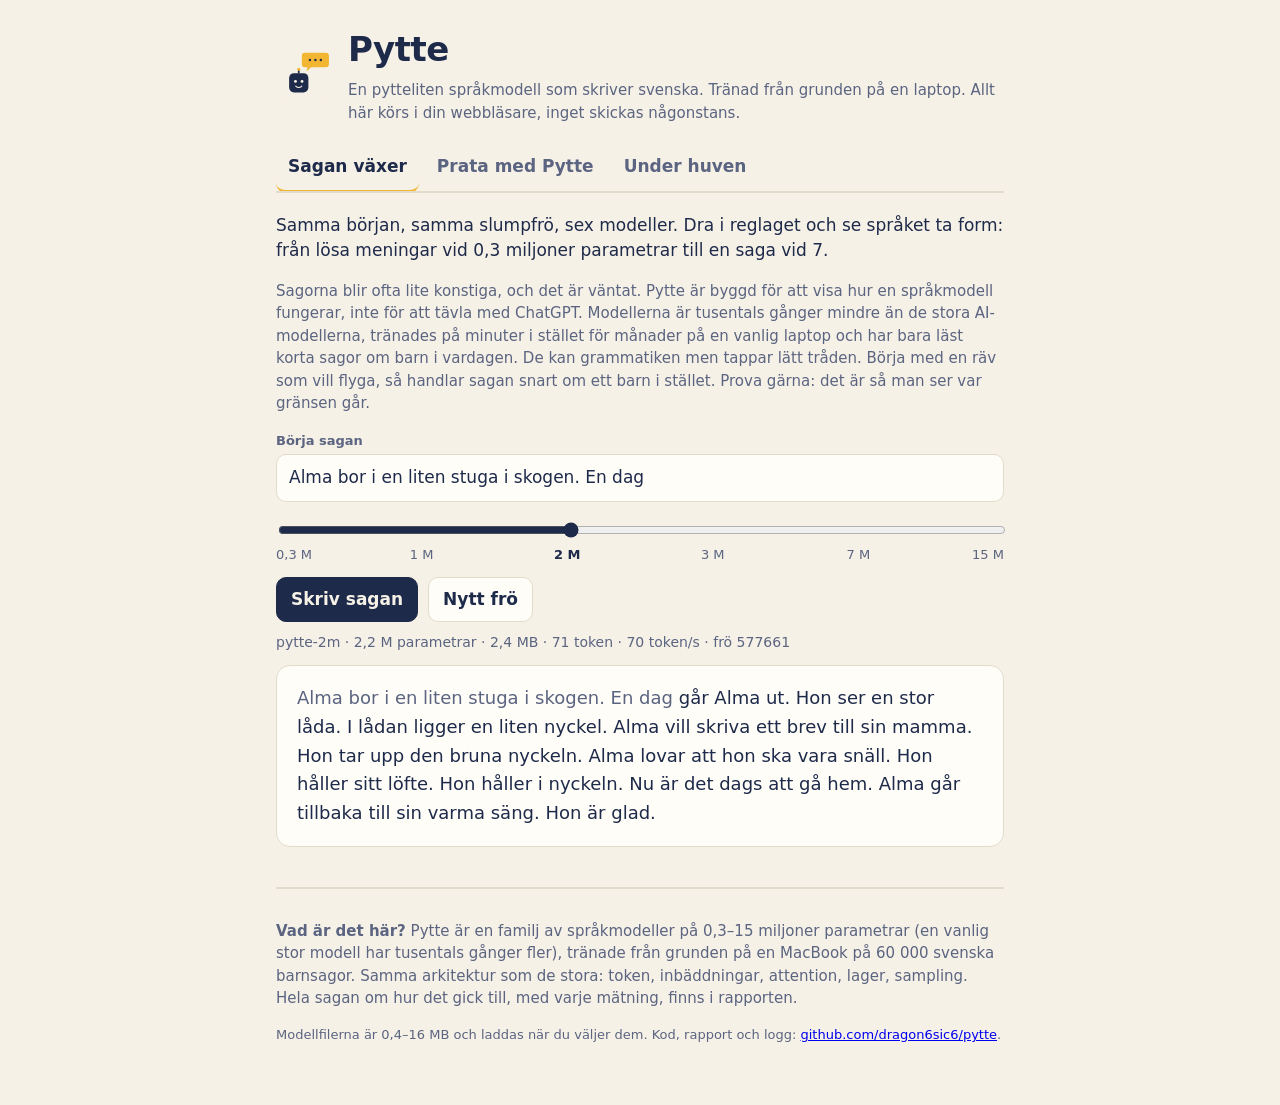
<file: web/index.html>
<!doctype html>
<html lang="sv">
<head>
  <meta charset="utf-8">
  <meta name="viewport" content="width=device-width, initial-scale=1">
  <title>Pytte</title>
  <meta name="description" content="Pytte: en pytteliten språkmodell som skriver svenska, tränad från grunden på en laptop. Körs helt i din webbläsare.">
  <link rel="icon" href="pytte-mark.svg">
  <link rel="stylesheet" href="style.css?v=3">
</head>
<body>
  <header class="top">
    <img class="mark" src="pytte-mark.svg" alt="" width="56" height="56">
    <div>
      <h1>Pytte</h1>
      <p class="tagline">En pytteliten språkmodell som skriver svenska. Tränad från grunden på en laptop. Allt här körs i din webbläsare, inget skickas någonstans.</p>
    </div>
  </header>

  <nav class="tabs" role="tablist">
    <button role="tab" aria-selected="true" data-tab="grow">Sagan växer</button>
    <button role="tab" aria-selected="false" data-tab="chat">Prata med Pytte</button>
    <button role="tab" aria-selected="false" data-tab="inside">Under huven</button>
  </nav>

  <!-- ------------------------------------------------ 1. the emergence slider -->
  <section id="tab-grow" class="panel" role="tabpanel">
    <p class="lead">Samma början, samma slumpfrö, sex modeller. Dra i reglaget och se språket ta form: från lösa meningar vid 0,3 miljoner parametrar till en saga vid 7.</p>
    <p class="lead expect">Sagorna blir ofta lite konstiga, och det är väntat. Pytte är byggd för att visa hur en språkmodell fungerar, inte för att tävla med ChatGPT. Modellerna är tusentals gånger mindre än de stora AI-modellerna, tränades på minuter i stället för månader på en vanlig laptop och har bara läst korta sagor om barn i vardagen. De kan grammatiken men tappar lätt tråden. Börja med en räv som vill flyga, så handlar sagan snart om ett barn i stället. Prova gärna: det är så man ser var gränsen går.</p>
    <label class="field">
      <span>Börja sagan</span>
      <input id="grow-prompt" type="text" value="Alma bor i en liten stuga i skogen. En dag" spellcheck="false" autocomplete="off">
    </label>
    <div class="slider-wrap">
      <input id="grow-size" type="range" min="0" max="5" step="1" value="2" aria-label="Modellstorlek">
      <div class="ticks" id="grow-ticks"></div>
    </div>
    <div class="row">
      <button id="grow-run" class="primary">Skriv sagan</button>
      <button id="grow-reseed" title="Nytt slumpfrö">Nytt frö</button>
      <span id="grow-status" class="status"></span>
    </div>
    <div id="grow-progress" class="progress" hidden><div></div></div>
    <div id="grow-out" class="story" aria-live="polite"></div>
  </section>

  <!-- ------------------------------------------------ 2. chat -->
  <section id="tab-chat" class="panel" role="tabpanel" hidden>
    <p class="lead">Be om en saga: <em>Berätta en saga om Freja och en katt som utspelar sig på en bondgård.</em> Fråga sedan <em>Vad händer sedan?</em> Pytte kan bara en sak, sagor för små barn. Sagorna handlar om ett barn, och Pytte följer namnet och platsen du ger oftare än föremålet.</p>
    <div class="row">
      <span class="sizes" id="chat-sizes" role="radiogroup" aria-label="Modellstorlek"></span>
      <button id="chat-reset">Börja om</button>
      <span id="chat-status" class="status"></span>
    </div>
    <div id="chat-progress" class="progress" hidden><div></div></div>
    <div id="chat-log" class="chatlog" aria-live="polite"></div>
    <form id="chat-form" class="chatform">
      <input id="chat-input" type="text" placeholder="Berätta en saga om…" autocomplete="off" spellcheck="false">
      <button class="primary" type="submit">Skicka</button>
    </form>
  </section>

  <!-- ------------------------------------------------ 3. under the hood -->
  <section id="tab-inside" class="panel" role="tabpanel" hidden>
    <p class="lead">Modellen ser inte bokstäver utan token: bitar av ord som tokeniseraren lärt sig från sagorna. Skriv något och se hur det delas upp, och vilka token modellen tror kommer sedan.</p>
    <div class="row">
      <span class="sizes" id="inside-sizes" role="radiogroup" aria-label="Modellstorlek"></span>
      <span id="inside-status" class="status"></span>
    </div>
    <label class="field">
      <span>Text</span>
      <input id="inside-text" type="text" value="Midsommarafton åt Saga en" spellcheck="false" autocomplete="off">
    </label>
    <div id="inside-progress" class="progress" hidden><div></div></div>
    <h3>Token</h3>
    <div id="inside-tokens" class="tokens"></div>
    <h3>Nästa token</h3>
    <div id="inside-probs" class="probs"></div>
  </section>

  <footer>
    <p><strong>Vad är det här?</strong> Pytte är en familj av språkmodeller på 0,3–15 miljoner parametrar (en vanlig stor modell har tusentals gånger fler), tränade från grunden på en MacBook på 60 000 svenska barnsagor. Samma arkitektur som de stora: token, inbäddningar, attention, lager, sampling. Hela sagan om hur det gick till, med varje mätning, finns i rapporten.</p>
    <p class="small">Modellfilerna är 0,4–16 MB och laddas när du väljer dem. Kod, rapport och logg: <a href="https://github.com/dragon6sic6/pytte">github.com/dragon6sic6/pytte</a>.</p>
  </footer>

  <script type="module" src="app.js?v=7"></script>
</body>
</html>
</file>
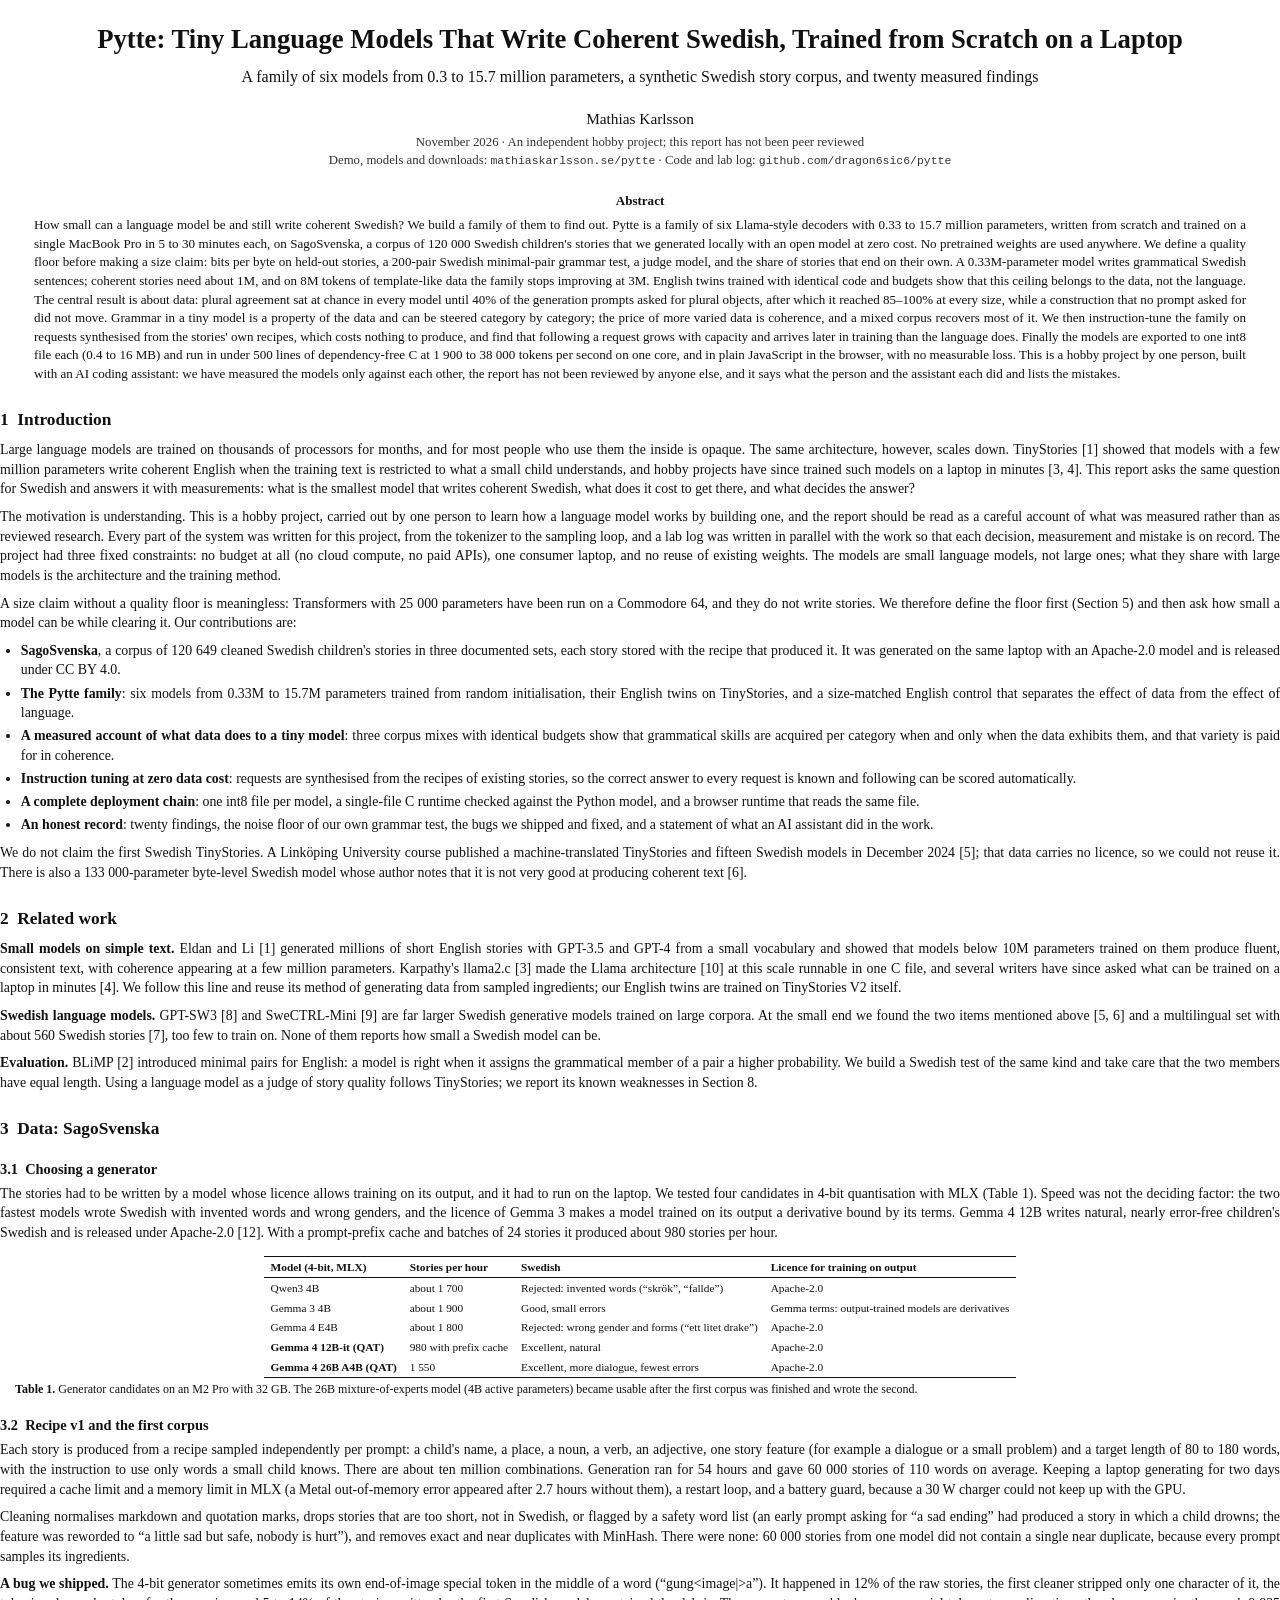
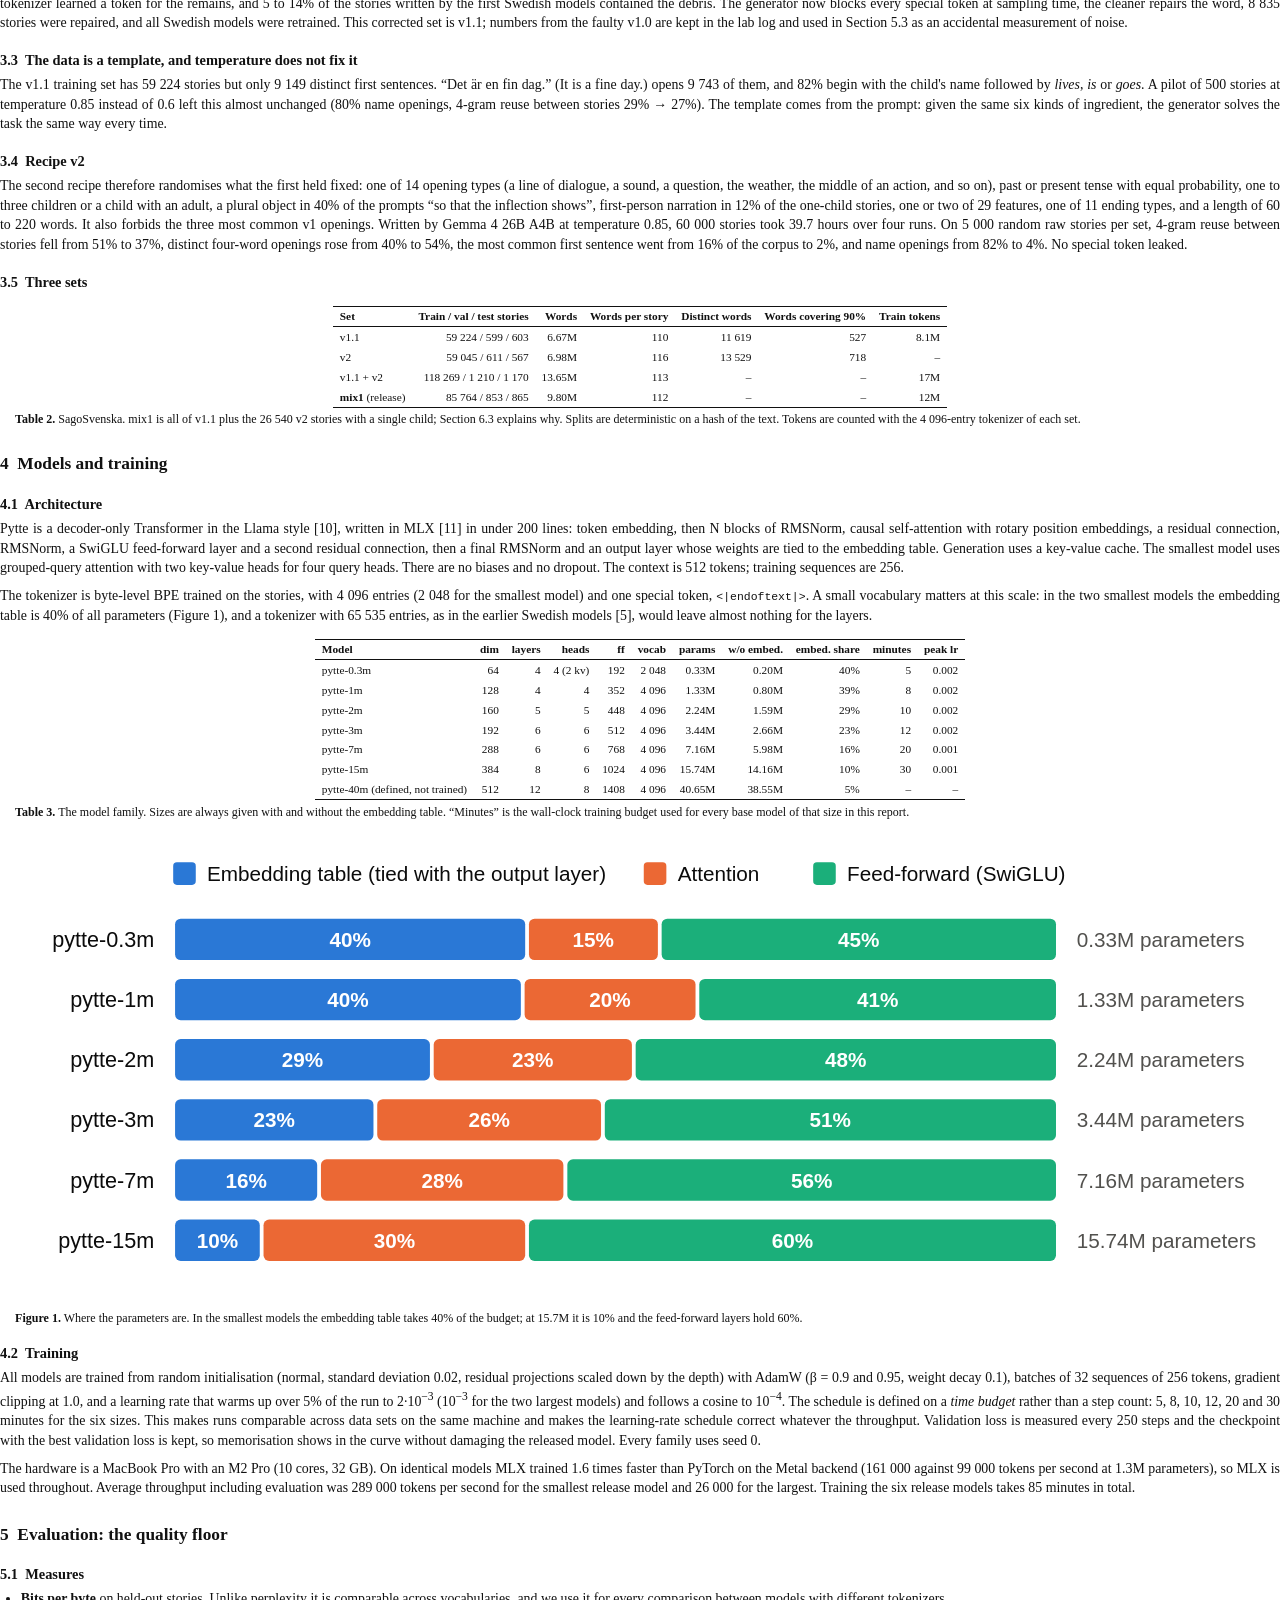
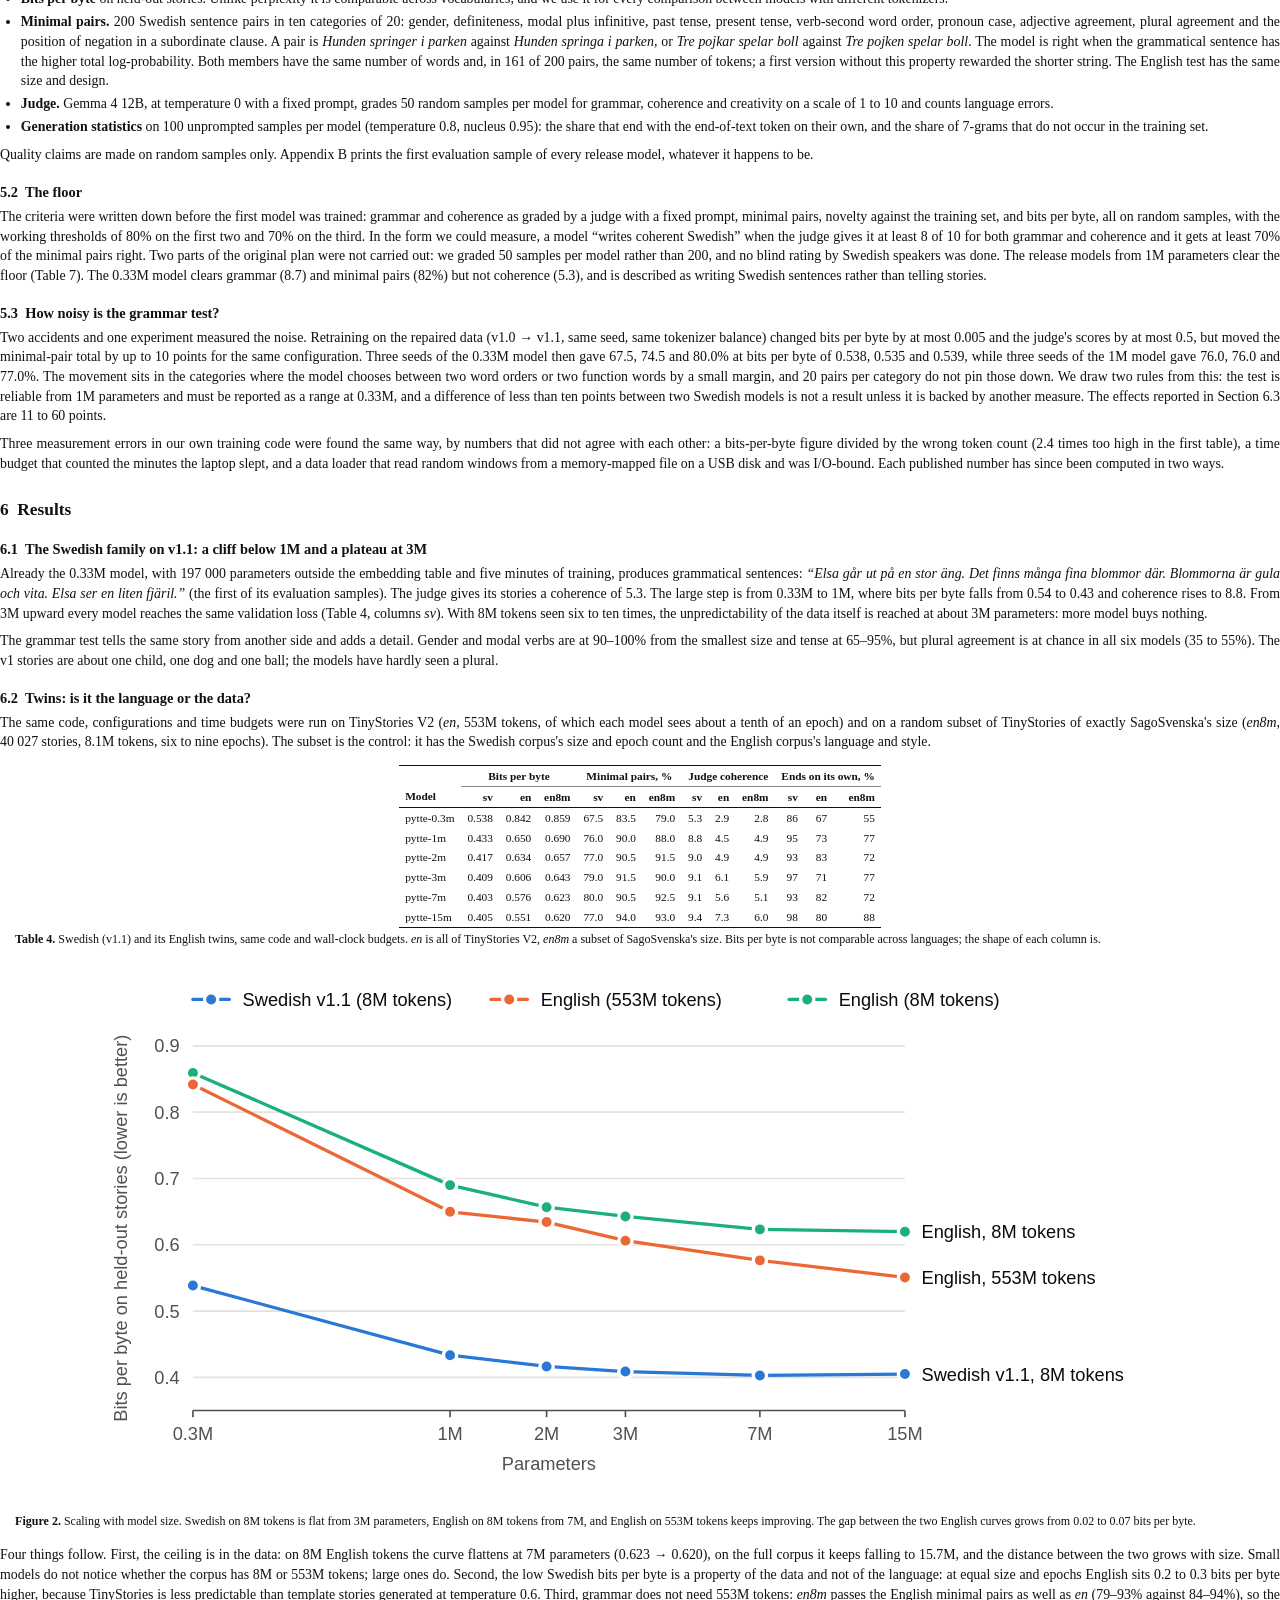
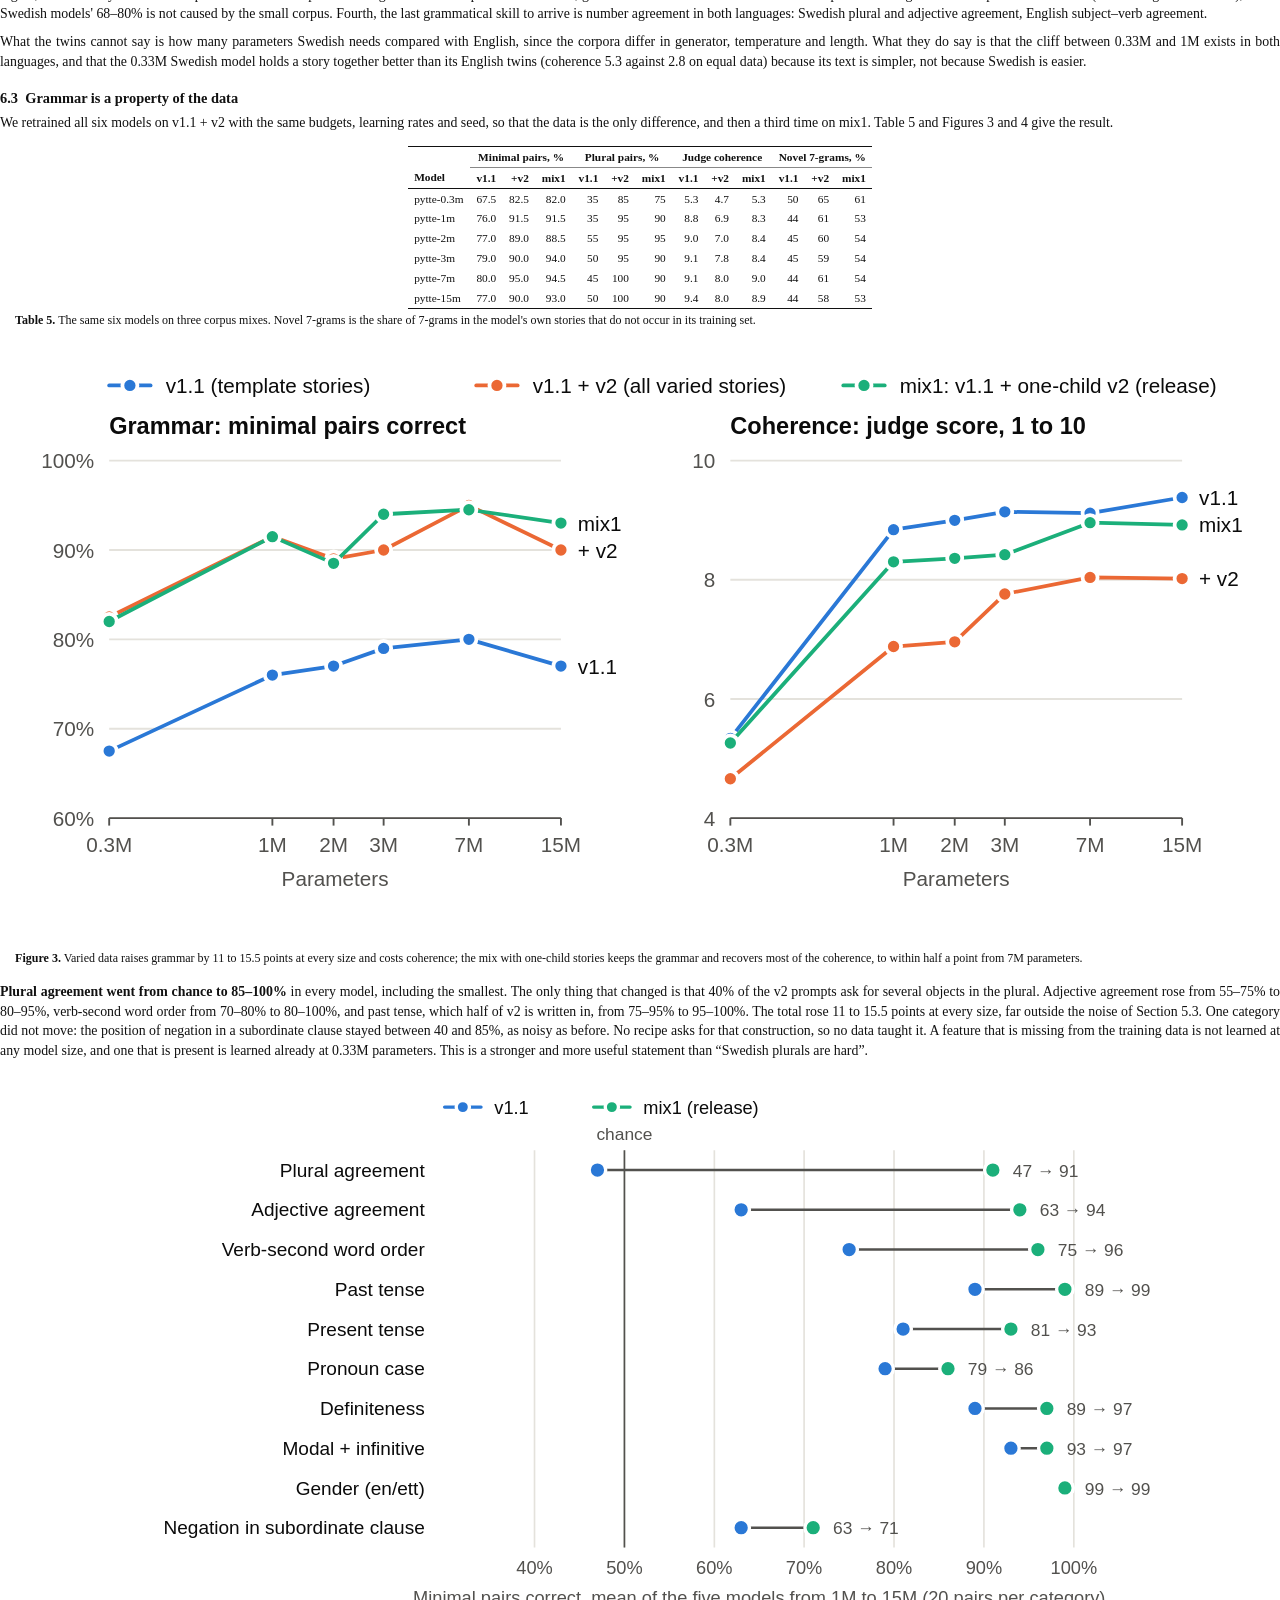
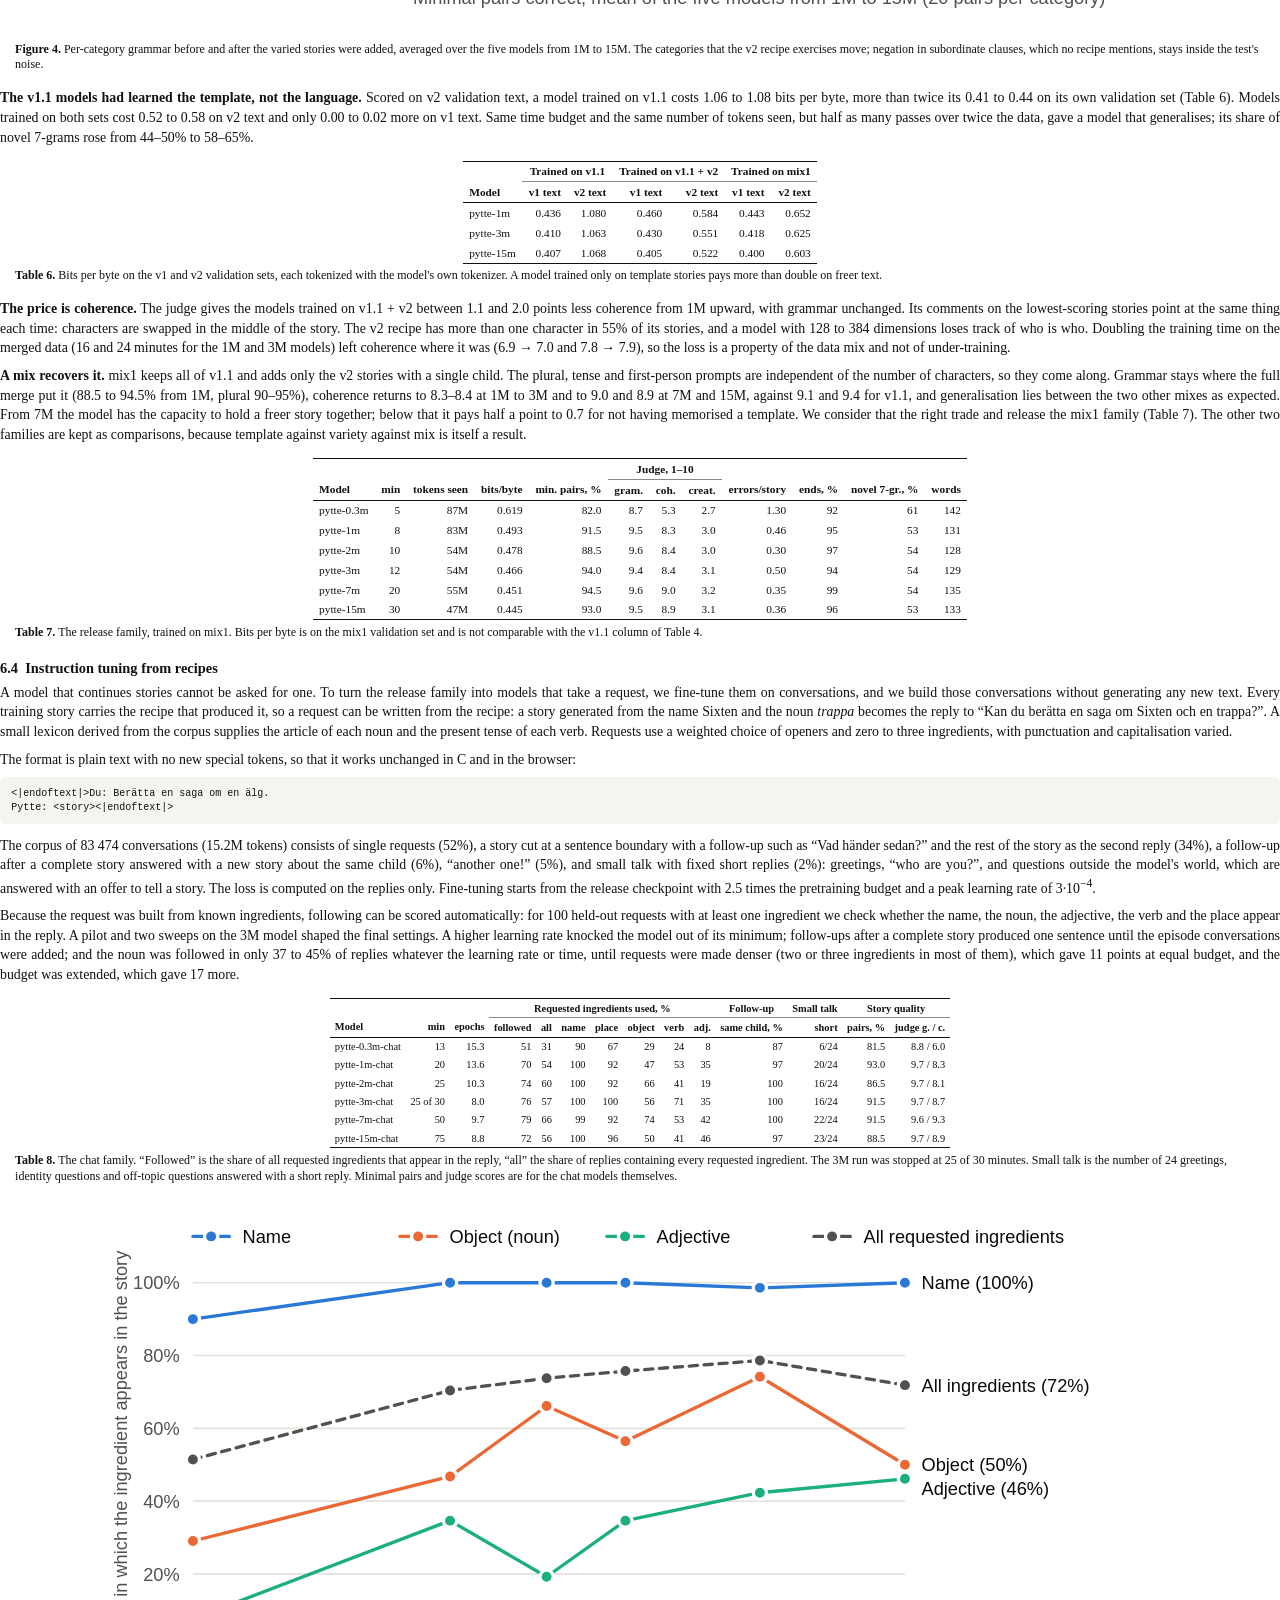
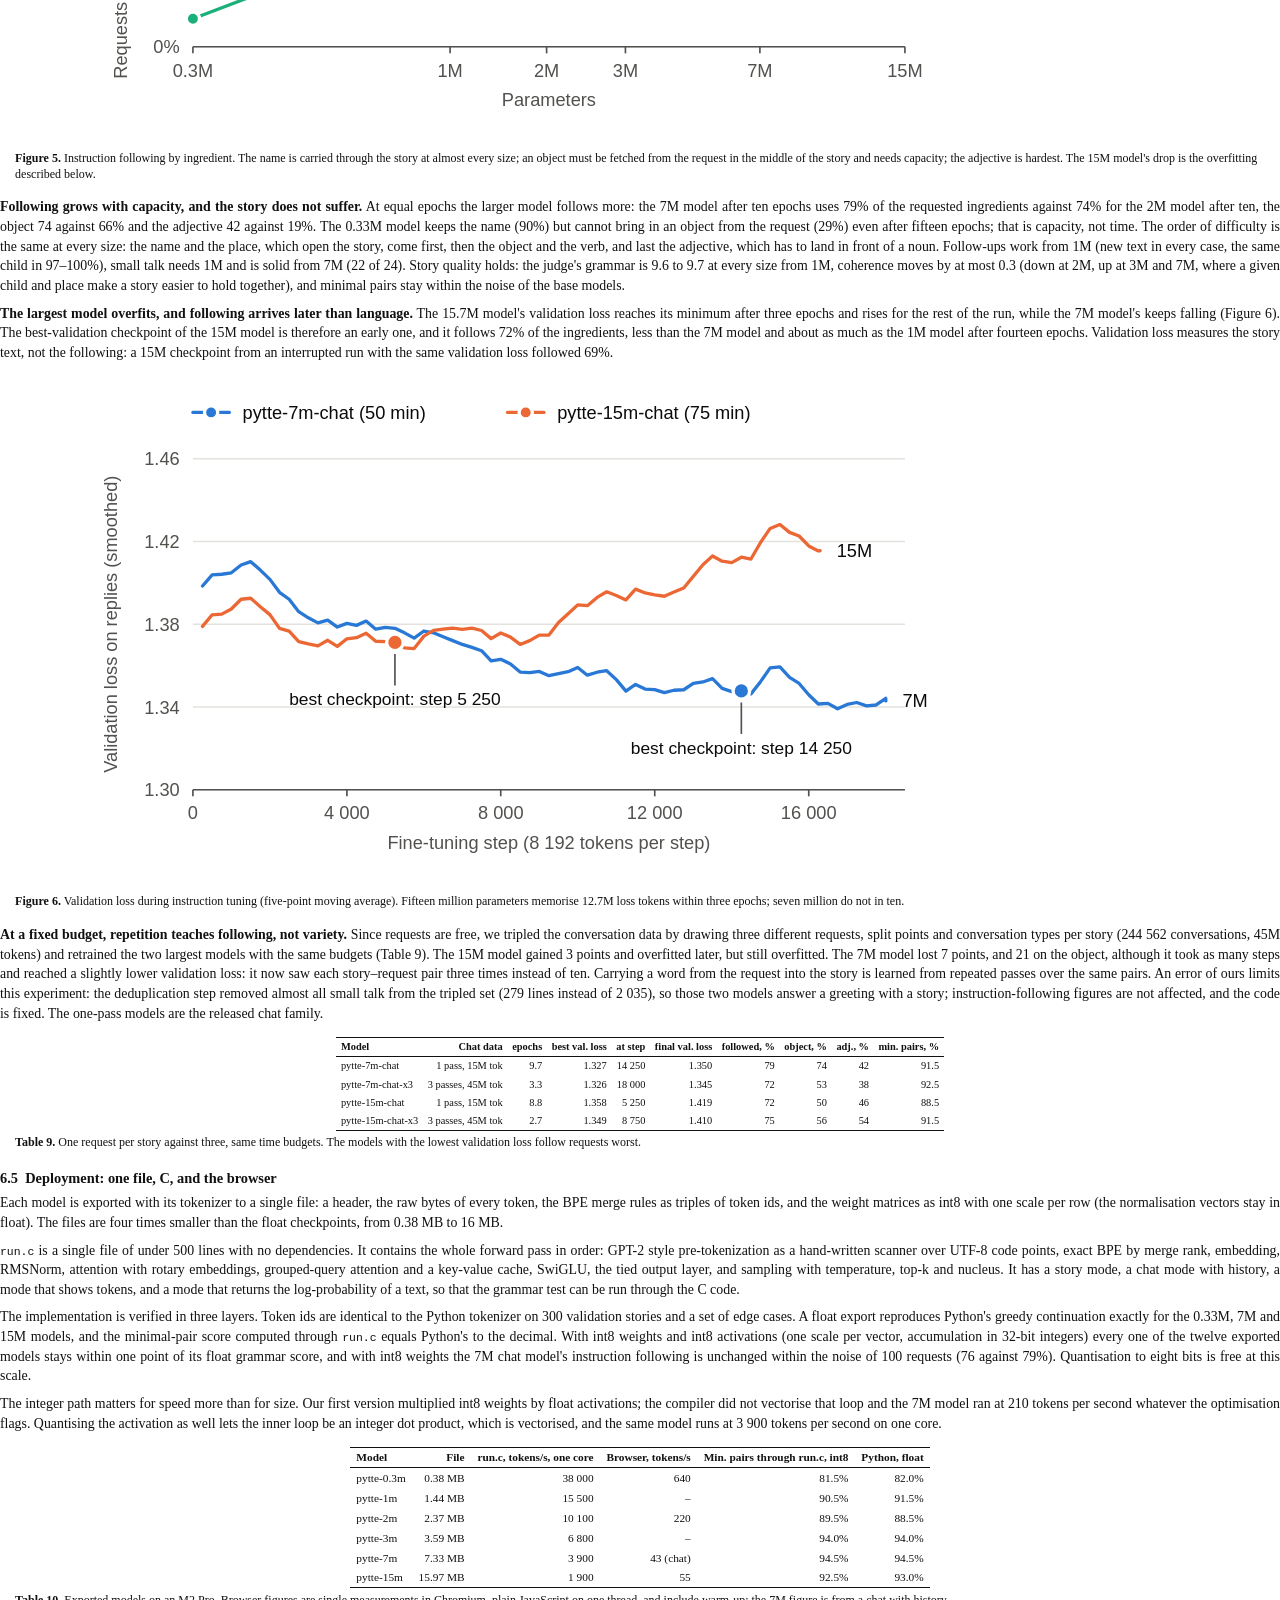
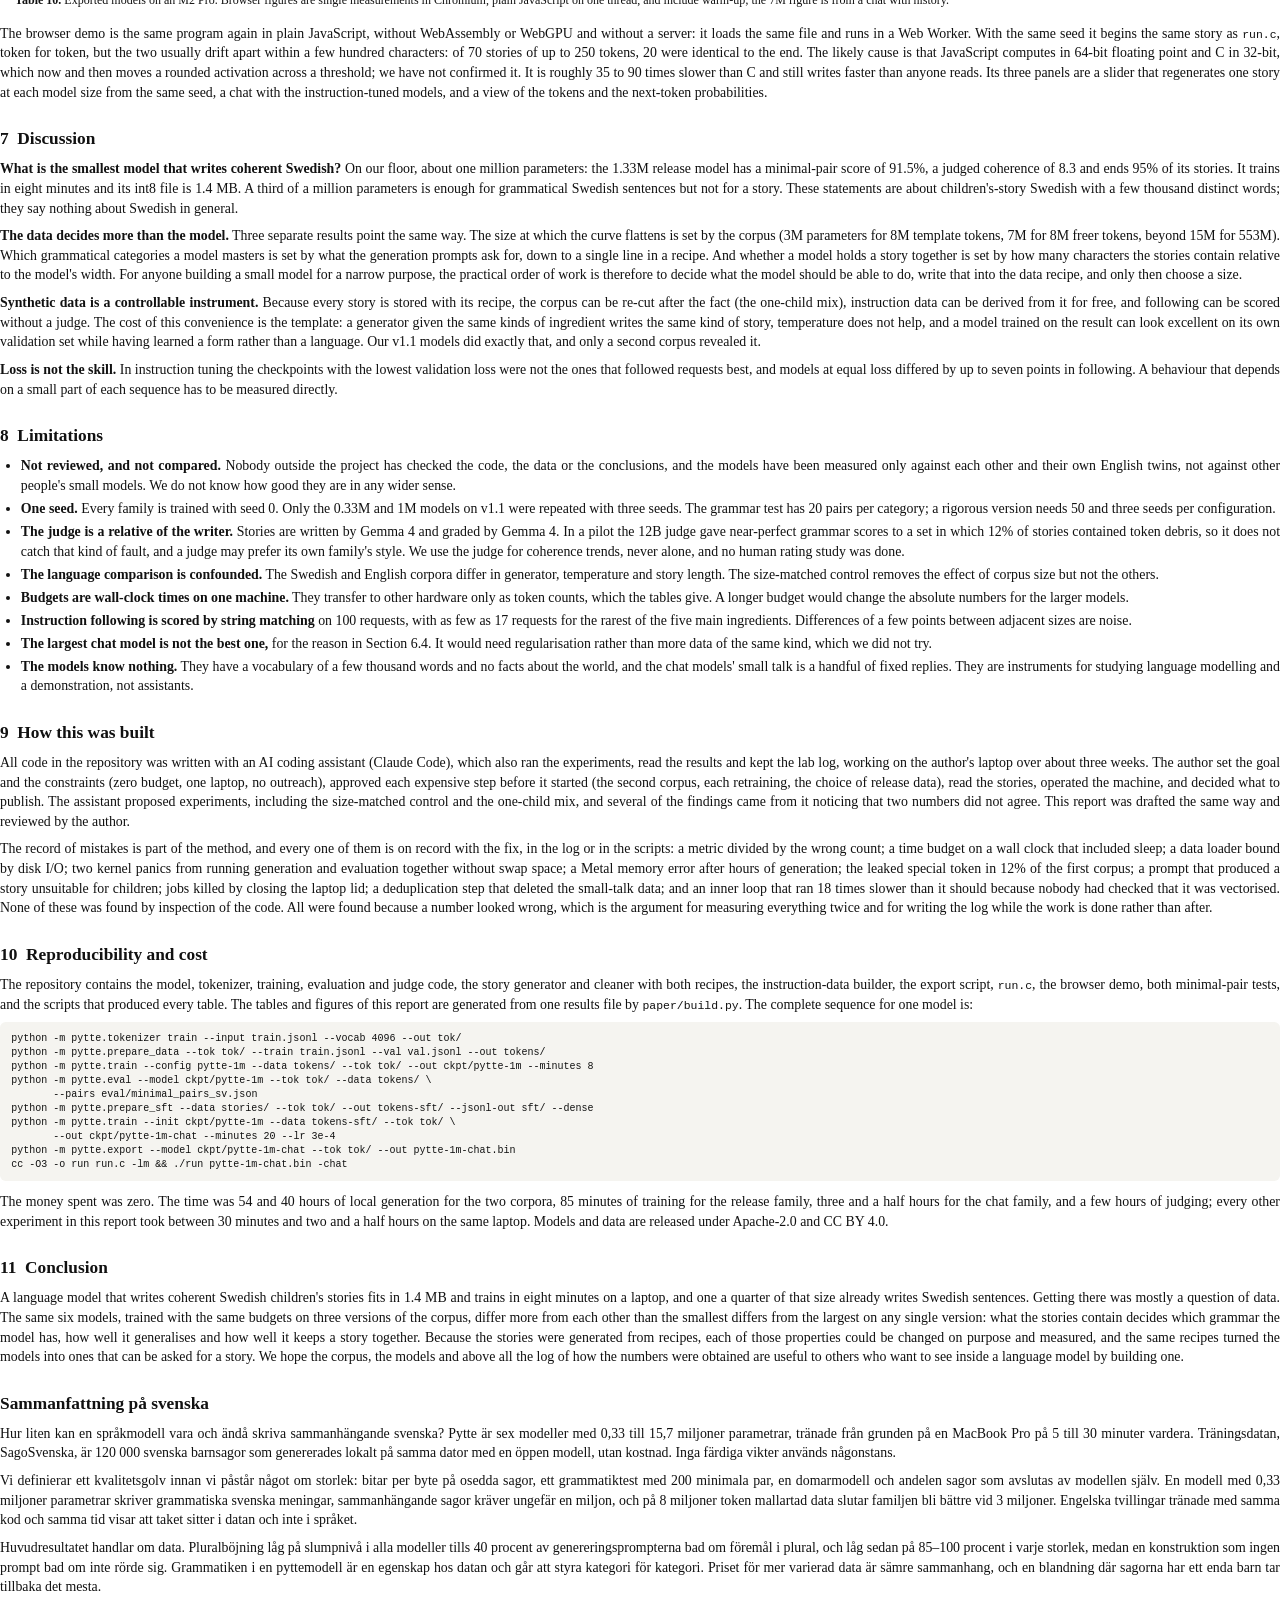
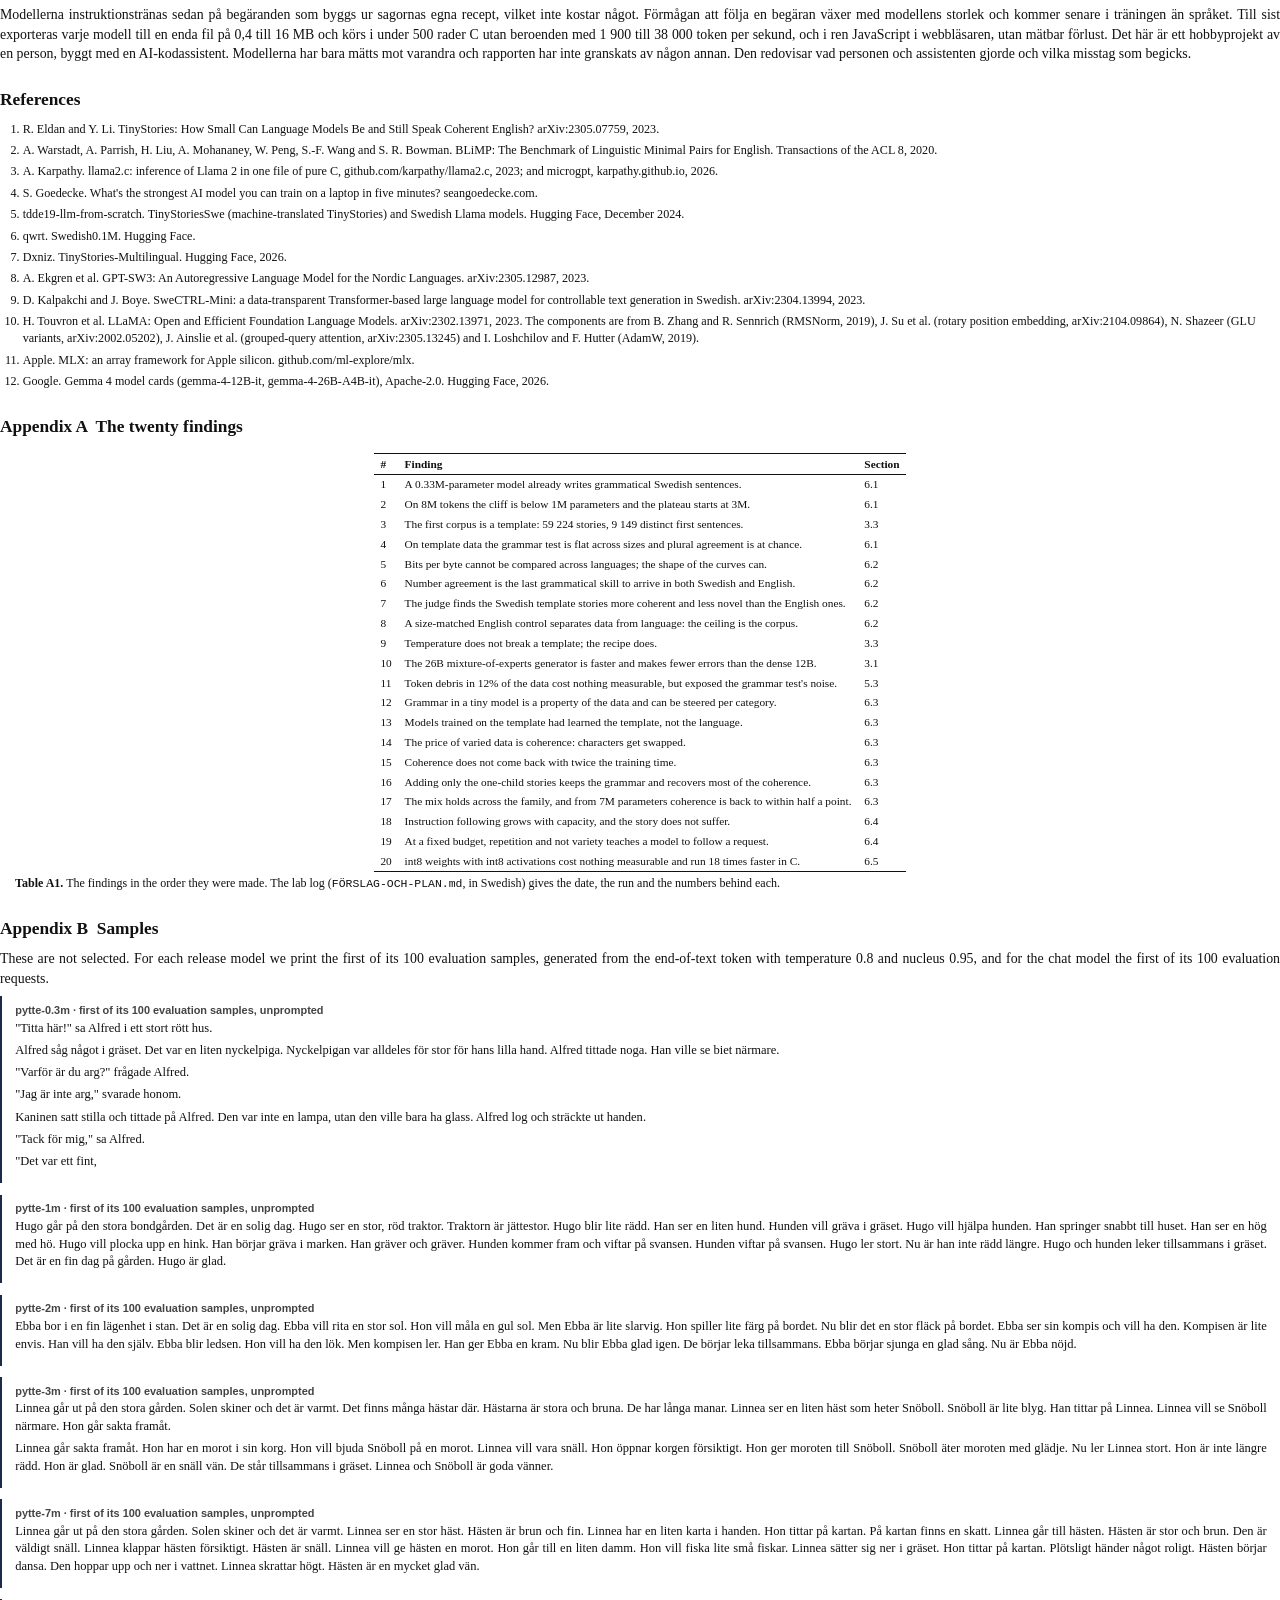
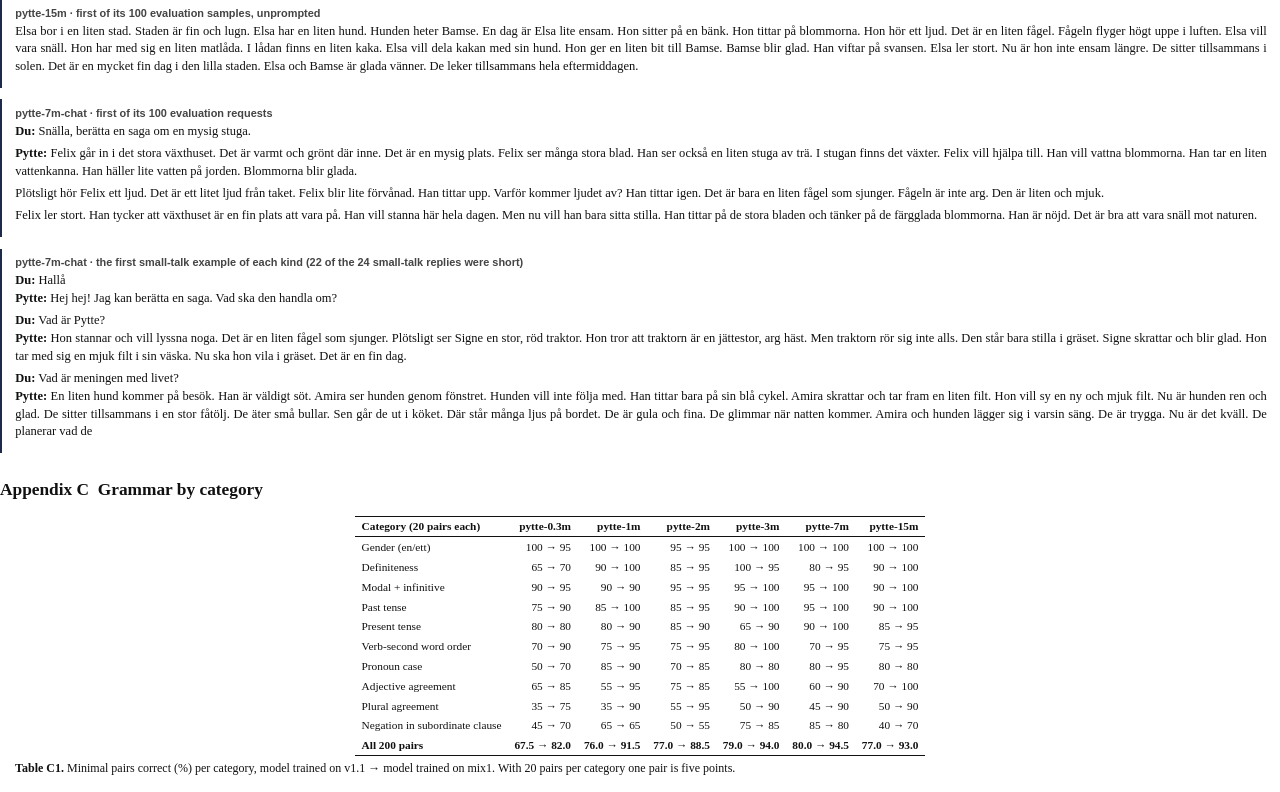
<file: paper/pytte.html>
<!doctype html>
<html lang="en">
<head>
<meta charset="utf-8">
<title>Pytte: Tiny Language Models That Write Coherent Swedish, Trained from Scratch on a Laptop</title>
<meta name="author" content="Mathias Karlsson">
<style>
@page { size: A4; margin: 21mm 20mm 22mm 20mm; @bottom-center { content: counter(page); font: 9pt "STIX Two Text", Georgia, serif; color: #444; } }
@page :first { @bottom-center { content: ""; } }
* { box-sizing: border-box; }
html { font: 10.4pt/1.42 "STIX Two Text", "STIXGeneral", Georgia, "Times New Roman", serif; color: #111; }
body { margin: 0; text-align: justify; hyphens: auto; -webkit-hyphens: auto; hyphenate-limit-chars: 8 4 4; }
h1 { font-size: 20pt; line-height: 1.2; text-align: center; margin: 6mm 0 3mm; hyphens: none; }
.subtitle { text-align: center; font-size: 12pt; margin: 0 8mm 5mm; hyphens: none; }
.author { text-align: center; font-size: 11.5pt; margin: 0; }
.affil { text-align: center; font-size: 9.6pt; color: #333; margin: 1mm 0 6mm; }
.abstract { margin: 0 9mm 5mm; font-size: 9.8pt; }
.abstract b.h { display: block; text-align: center; margin-bottom: 1.5mm; }
h2 { font-size: 13pt; margin: 6.5mm 0 2mm; break-after: avoid; text-align: left; hyphens: none; }
h3 { font-size: 10.8pt; margin: 4.5mm 0 1.2mm; break-after: avoid; text-align: left; hyphens: none; }
p { margin: 0 0 2.1mm; orphans: 3; widows: 3; }
ul, ol { margin: 0 0 2.2mm; padding-left: 5.5mm; }
li { margin-bottom: 0.9mm; }
code, .mono { font: 8.6pt/1.3 Menlo, "SF Mono", Consolas, monospace; hyphens: none; }
pre { font: 7.5pt/1.4 Menlo, "SF Mono", Consolas, monospace; background: #f5f4f0; padding: 2.5mm 3mm; border-radius: 1.5mm; margin: 1mm 0 3mm; text-align: left; white-space: pre-wrap; break-inside: avoid; }
table { border-collapse: collapse; margin: 1.5mm auto 1mm; font-size: 8.5pt; line-height: 1.25; font-variant-numeric: tabular-nums; hyphens: none; text-align: right; }
thead tr:first-child th { border-top: 0.9pt solid #111; }
thead tr:last-child th { border-bottom: 0.5pt solid #111; }
tbody tr:last-child td { border-bottom: 0.9pt solid #111; }
th, td { padding: 0.75mm 1.7mm; vertical-align: top; }
td { white-space: nowrap; }
table.wrap td { white-space: normal; }
table.wide { font-size: 7.8pt; }
table.wide th, table.wide td { padding: 0.7mm 1.25mm; }
th { font-weight: 600; }
th.grp { text-align: center; border-bottom: 0.4pt solid #888; }
th.grp:empty { border-bottom: 0; }
td:first-child, th:first-child { text-align: left; white-space: nowrap; }
table.left td, table.left th { text-align: left; }
table.left td:first-child { white-space: normal; }
table.wrap td:first-child { white-space: normal; }
.tab, figure { break-inside: avoid; margin: 3.5mm 0 4mm; }
figure img { display: block; width: 100%; height: auto; }
figure.narrow img { width: 88%; margin: 0 auto; }
.cap { font-size: 9pt; line-height: 1.32; margin: 1.2mm 4mm 0; text-align: left; hyphens: none; }
.cap b { font-weight: 600; }
.sample { break-inside: avoid; margin: 0 0 3mm; padding: 2mm 3.5mm; border-left: 1.6pt solid #1E2A4A; font-size: 9.4pt; }
.sample .who { font: 600 8.2pt "Helvetica Neue", Helvetica, Arial, sans-serif; color: #444; margin-bottom: 1mm; text-align: left; }
.sample p { margin-bottom: 1.2mm; }
.refs { font-size: 9.1pt; text-align: left; hyphens: none; padding-left: 6mm; }
.refs li { margin-bottom: 1.1mm; }
.sv { hyphens: auto; }
.note { font-size: 9.2pt; color: #222; }
a { color: inherit; text-decoration: none; }
.pb { break-before: page; }
</style>
</head>
<body>

<h1>Pytte: Tiny Language Models That Write Coherent Swedish, Trained from Scratch on a Laptop</h1>
<p class="subtitle">A family of six models from 0.3 to 15.7 million parameters, a synthetic Swedish story corpus, and twenty measured findings</p>
<p class="author">Mathias Karlsson</p>
<p class="affil">November 2026 · An independent hobby project; this report has not been peer reviewed<br>Demo, models and downloads: <span class="mono">mathiaskarlsson.se/pytte</span> · Code and lab log: <span class="mono">github.com/dragon6sic6/pytte</span></p>

<div class="abstract">
<b class="h">Abstract</b>
<p>How small can a language model be and still write coherent Swedish? We build a family of them to find out. Pytte is a family of six Llama-style decoders with 0.33 to 15.7 million parameters, written from scratch and trained on a single MacBook Pro in 5 to 30 minutes each, on SagoSvenska, a corpus of 120&nbsp;000 Swedish children's stories that we generated locally with an open model at zero cost. No pretrained weights are used anywhere. We define a quality floor before making a size claim: bits per byte on held-out stories, a 200-pair Swedish minimal-pair grammar test, a judge model, and the share of stories that end on their own. A 0.33M-parameter model writes grammatical Swedish sentences; coherent stories need about 1M, and on 8M tokens of template-like data the family stops improving at 3M. English twins trained with identical code and budgets show that this ceiling belongs to the data, not the language. The central result is about data: plural agreement sat at chance in every model until 40% of the generation prompts asked for plural objects, after which it reached 85–100% at every size, while a construction that no prompt asked for did not move. Grammar in a tiny model is a property of the data and can be steered category by category; the price of more varied data is coherence, and a mixed corpus recovers most of it. We then instruction-tune the family on requests synthesised from the stories' own recipes, which costs nothing to produce, and find that following a request grows with capacity and arrives later in training than the language does. Finally the models are exported to one int8 file each (0.4 to 16 MB) and run in under 500 lines of dependency-free C at 1&nbsp;900 to 38&nbsp;000 tokens per second on one core, and in plain JavaScript in the browser, with no measurable loss. This is a hobby project by one person, built with an AI coding assistant: we have measured the models only against each other, the report has not been reviewed by anyone else, and it says what the person and the assistant each did and lists the mistakes.</p>
</div>

<h2>1&nbsp;&nbsp;Introduction</h2>
<p>Large language models are trained on thousands of processors for months, and for most people who use them the inside is opaque. The same architecture, however, scales down. TinyStories [1] showed that models with a few million parameters write coherent English when the training text is restricted to what a small child understands, and hobby projects have since trained such models on a laptop in minutes [3, 4]. This report asks the same question for Swedish and answers it with measurements: what is the smallest model that writes coherent Swedish, what does it cost to get there, and what decides the answer?</p>
<p>The motivation is understanding. This is a hobby project, carried out by one person to learn how a language model works by building one, and the report should be read as a careful account of what was measured rather than as reviewed research. Every part of the system was written for this project, from the tokenizer to the sampling loop, and a lab log was written in parallel with the work so that each decision, measurement and mistake is on record. The project had three fixed constraints: no budget at all (no cloud compute, no paid APIs), one consumer laptop, and no reuse of existing weights. The models are small language models, not large ones; what they share with large models is the architecture and the training method.</p>
<p>A size claim without a quality floor is meaningless: Transformers with 25&nbsp;000 parameters have been run on a Commodore 64, and they do not write stories. We therefore define the floor first (Section 5) and then ask how small a model can be while clearing it. Our contributions are:</p>
<ul>
<li><b>SagoSvenska</b>, a corpus of 120&nbsp;649 cleaned Swedish children's stories in three documented sets, each story stored with the recipe that produced it. It was generated on the same laptop with an Apache-2.0 model and is released under CC BY 4.0.</li>
<li><b>The Pytte family</b>: six models from 0.33M to 15.7M parameters trained from random initialisation, their English twins on TinyStories, and a size-matched English control that separates the effect of data from the effect of language.</li>
<li><b>A measured account of what data does to a tiny model</b>: three corpus mixes with identical budgets show that grammatical skills are acquired per category when and only when the data exhibits them, and that variety is paid for in coherence.</li>
<li><b>Instruction tuning at zero data cost</b>: requests are synthesised from the recipes of existing stories, so the correct answer to every request is known and following can be scored automatically.</li>
<li><b>A complete deployment chain</b>: one int8 file per model, a single-file C runtime checked against the Python model, and a browser runtime that reads the same file.</li>
<li><b>An honest record</b>: twenty findings, the noise floor of our own grammar test, the bugs we shipped and fixed, and a statement of what an AI assistant did in the work.</li>
</ul>
<p>We do not claim the first Swedish TinyStories. A Linköping University course published a machine-translated TinyStories and fifteen Swedish models in December 2024 [5]; that data carries no licence, so we could not reuse it. There is also a 133&nbsp;000-parameter byte-level Swedish model whose author notes that it is not very good at producing coherent text [6].</p>

<h2>2&nbsp;&nbsp;Related work</h2>
<p><b>Small models on simple text.</b> Eldan and Li [1] generated millions of short English stories with GPT-3.5 and GPT-4 from a small vocabulary and showed that models below 10M parameters trained on them produce fluent, consistent text, with coherence appearing at a few million parameters. Karpathy's llama2.c [3] made the Llama architecture [10] at this scale runnable in one C file, and several writers have since asked what can be trained on a laptop in minutes [4]. We follow this line and reuse its method of generating data from sampled ingredients; our English twins are trained on TinyStories V2 itself.</p>
<p><b>Swedish language models.</b> GPT-SW3 [8] and SweCTRL-Mini [9] are far larger Swedish generative models trained on large corpora. At the small end we found the two items mentioned above [5, 6] and a multilingual set with about 560 Swedish stories [7], too few to train on. None of them reports how small a Swedish model can be.</p>
<p><b>Evaluation.</b> BLiMP [2] introduced minimal pairs for English: a model is right when it assigns the grammatical member of a pair a higher probability. We build a Swedish test of the same kind and take care that the two members have equal length. Using a language model as a judge of story quality follows TinyStories; we report its known weaknesses in Section 8.</p>

<h2>3&nbsp;&nbsp;Data: SagoSvenska</h2>
<h3>3.1&nbsp;&nbsp;Choosing a generator</h3>
<p>The stories had to be written by a model whose licence allows training on its output, and it had to run on the laptop. We tested four candidates in 4-bit quantisation with MLX (Table 1). Speed was not the deciding factor: the two fastest models wrote Swedish with invented words and wrong genders, and the licence of Gemma 3 makes a model trained on its output a derivative bound by its terms. Gemma 4 12B writes natural, nearly error-free children's Swedish and is released under Apache-2.0 [12]. With a prompt-prefix cache and batches of 24 stories it produced about 980 stories per hour.</p>
<div class="tab">
<table class="left wrap">
<thead><tr><th>Model (4-bit, MLX)</th><th>Stories per hour</th><th>Swedish</th><th>Licence for training on output</th></tr></thead>
<tbody>
<tr><td>Qwen3 4B</td><td>about 1&nbsp;700</td><td>Rejected: invented words (“skrök”, “fallde”)</td><td>Apache-2.0</td></tr>
<tr><td>Gemma 3 4B</td><td>about 1&nbsp;900</td><td>Good, small errors</td><td>Gemma terms: output-trained models are derivatives</td></tr>
<tr><td>Gemma 4 E4B</td><td>about 1&nbsp;800</td><td>Rejected: wrong gender and forms (“ett litet drake”)</td><td>Apache-2.0</td></tr>
<tr><td><b>Gemma 4 12B-it (QAT)</b></td><td>980 with prefix cache</td><td>Excellent, natural</td><td>Apache-2.0</td></tr>
<tr><td><b>Gemma 4 26B A4B (QAT)</b></td><td>1&nbsp;550</td><td>Excellent, more dialogue, fewest errors</td><td>Apache-2.0</td></tr>
</tbody></table>
<p class="cap"><b>Table 1.</b> Generator candidates on an M2 Pro with 32 GB. The 26B mixture-of-experts model (4B active parameters) became usable after the first corpus was finished and wrote the second.</p>
</div>

<h3>3.2&nbsp;&nbsp;Recipe v1 and the first corpus</h3>
<p>Each story is produced from a recipe sampled independently per prompt: a child's name, a place, a noun, a verb, an adjective, one story feature (for example a dialogue or a small problem) and a target length of 80 to 180 words, with the instruction to use only words a small child knows. There are about ten million combinations. Generation ran for 54 hours and gave 60&nbsp;000 stories of 110 words on average. Keeping a laptop generating for two days required a cache limit and a memory limit in MLX (a Metal out-of-memory error appeared after 2.7 hours without them), a restart loop, and a battery guard, because a 30 W charger could not keep up with the GPU.</p>
<p>Cleaning normalises markdown and quotation marks, drops stories that are too short, not in Swedish, or flagged by a safety word list (an early prompt asking for “a sad ending” had produced a story in which a child drowns; the feature was reworded to “a little sad but safe, nobody is hurt”), and removes exact and near duplicates with MinHash. There were none: 60&nbsp;000 stories from one model did not contain a single near duplicate, because every prompt samples its ingredients.</p>
<p><b>A bug we shipped.</b> The 4-bit generator sometimes emits its own end-of-image special token in the middle of a word (“gung&lt;image|&gt;a”). It happened in 12% of the raw stories, the first cleaner stripped only one character of it, the tokenizer learned a token for the remains, and 5 to 14% of the stories written by the first Swedish models contained the debris. The generator now blocks every special token at sampling time, the cleaner repairs the word, 8&nbsp;835 stories were repaired, and all Swedish models were retrained. This corrected set is v1.1; numbers from the faulty v1.0 are kept in the lab log and used in Section 5.3 as an accidental measurement of noise.</p>

<h3>3.3&nbsp;&nbsp;The data is a template, and temperature does not fix it</h3>
<p>The v1.1 training set has 59&nbsp;224 stories but only 9&nbsp;149 distinct first sentences. “Det är en fin dag.” (It is a fine day.) opens 9&nbsp;743 of them, and 82% begin with the child's name followed by <i>lives</i>, <i>is</i> or <i>goes</i>. A pilot of 500 stories at temperature 0.85 instead of 0.6 left this almost unchanged (80% name openings, 4-gram reuse between stories 29% → 27%). The template comes from the prompt: given the same six kinds of ingredient, the generator solves the task the same way every time.</p>

<h3>3.4&nbsp;&nbsp;Recipe v2</h3>
<p>The second recipe therefore randomises what the first held fixed: one of 14 opening types (a line of dialogue, a sound, a question, the weather, the middle of an action, and so on), past or present tense with equal probability, one to three children or a child with an adult, a plural object in 40% of the prompts “so that the inflection shows”, first-person narration in 12% of the one-child stories, one or two of 29 features, one of 11 ending types, and a length of 60 to 220 words. It also forbids the three most common v1 openings. Written by Gemma 4 26B A4B at temperature 0.85, 60&nbsp;000 stories took 39.7 hours over four runs. On 5&nbsp;000 random raw stories per set, 4-gram reuse between stories fell from 51% to 37%, distinct four-word openings rose from 40% to 54%, the most common first sentence went from 16% of the corpus to 2%, and name openings from 82% to 4%. No special token leaked.</p>

<h3>3.5&nbsp;&nbsp;Three sets</h3>
<div class="tab">
<table>
<thead><tr><th>Set</th><th>Train / val / test stories</th><th>Words</th><th>Words per story</th><th>Distinct words</th><th>Words covering 90%</th><th>Train tokens</th></tr></thead>
<tbody>
<tr><td>v1.1</td><td>59&nbsp;224 / 599 / 603</td><td>6.67M</td><td>110</td><td>11&nbsp;619</td><td>527</td><td>8.1M</td></tr>
<tr><td>v2</td><td>59&nbsp;045 / 611 / 567</td><td>6.98M</td><td>116</td><td>13&nbsp;529</td><td>718</td><td>–</td></tr>
<tr><td>v1.1 + v2</td><td>118&nbsp;269 / 1&nbsp;210 / 1&nbsp;170</td><td>13.65M</td><td>113</td><td>–</td><td>–</td><td>17M</td></tr>
<tr><td><b>mix1</b> (release)</td><td>85&nbsp;764 / 853 / 865</td><td>9.80M</td><td>112</td><td>–</td><td>–</td><td>12M</td></tr>
</tbody></table>
<p class="cap"><b>Table 2.</b> SagoSvenska. mix1 is all of v1.1 plus the 26&nbsp;540 v2 stories with a single child; Section 6.3 explains why. Splits are deterministic on a hash of the text. Tokens are counted with the 4&nbsp;096-entry tokenizer of each set.</p>
</div>

<h2>4&nbsp;&nbsp;Models and training</h2>
<h3>4.1&nbsp;&nbsp;Architecture</h3>
<p>Pytte is a decoder-only Transformer in the Llama style [10], written in MLX [11] in under 200 lines: token embedding, then N blocks of RMSNorm, causal self-attention with rotary position embeddings, a residual connection, RMSNorm, a SwiGLU feed-forward layer and a second residual connection, then a final RMSNorm and an output layer whose weights are tied to the embedding table. Generation uses a key-value cache. The smallest model uses grouped-query attention with two key-value heads for four query heads. There are no biases and no dropout. The context is 512 tokens; training sequences are 256.</p>
<p>The tokenizer is byte-level BPE trained on the stories, with 4&nbsp;096 entries (2&nbsp;048 for the smallest model) and one special token, <code>&lt;|endoftext|&gt;</code>. A small vocabulary matters at this scale: in the two smallest models the embedding table is 40% of all parameters (Figure 1), and a tokenizer with 65&nbsp;535 entries, as in the earlier Swedish models [5], would leave almost nothing for the layers.</p>
<div class="tab">
<table class="">
<thead>
<tr><th>Model</th><th>dim</th><th>layers</th><th>heads</th><th>ff</th><th>vocab</th><th>params</th><th>w/o embed.</th><th>embed. share</th><th>minutes</th><th>peak lr</th></tr></thead><tbody>
<tr><td>pytte-0.3m</td><td>64</td><td>4</td><td>4 (2 kv)</td><td>192</td><td>2&nbsp;048</td><td>0.33M</td><td>0.20M</td><td>40%</td><td>5</td><td>0.002</td></tr>
<tr><td>pytte-1m</td><td>128</td><td>4</td><td>4</td><td>352</td><td>4&nbsp;096</td><td>1.33M</td><td>0.80M</td><td>39%</td><td>8</td><td>0.002</td></tr>
<tr><td>pytte-2m</td><td>160</td><td>5</td><td>5</td><td>448</td><td>4&nbsp;096</td><td>2.24M</td><td>1.59M</td><td>29%</td><td>10</td><td>0.002</td></tr>
<tr><td>pytte-3m</td><td>192</td><td>6</td><td>6</td><td>512</td><td>4&nbsp;096</td><td>3.44M</td><td>2.66M</td><td>23%</td><td>12</td><td>0.002</td></tr>
<tr><td>pytte-7m</td><td>288</td><td>6</td><td>6</td><td>768</td><td>4&nbsp;096</td><td>7.16M</td><td>5.98M</td><td>16%</td><td>20</td><td>0.001</td></tr>
<tr><td>pytte-15m</td><td>384</td><td>8</td><td>6</td><td>1024</td><td>4&nbsp;096</td><td>15.74M</td><td>14.16M</td><td>10%</td><td>30</td><td>0.001</td></tr>
<tr><td>pytte-40m (defined, not trained)</td><td>512</td><td>12</td><td>8</td><td>1408</td><td>4&nbsp;096</td><td>40.65M</td><td>38.55M</td><td>5%</td><td>–</td><td>–</td></tr>
</tbody></table>
<p class="cap"><b>Table 3.</b> The model family. Sizes are always given with and without the embedding table. “Minutes” is the wall-clock training budget used for every base model of that size in this report.</p>
</div>
<figure>
<img src="figures/params.svg" alt="Stacked bars showing the share of parameters in the embedding table, attention and feed-forward layers for each model">
<p class="cap"><b>Figure 1.</b> Where the parameters are. In the smallest models the embedding table takes 40% of the budget; at 15.7M it is 10% and the feed-forward layers hold 60%.</p>
</figure>

<h3>4.2&nbsp;&nbsp;Training</h3>
<p>All models are trained from random initialisation (normal, standard deviation 0.02, residual projections scaled down by the depth) with AdamW (β = 0.9 and 0.95, weight decay 0.1), batches of 32 sequences of 256 tokens, gradient clipping at 1.0, and a learning rate that warms up over 5% of the run to 2·10<sup>−3</sup> (10<sup>−3</sup> for the two largest models) and follows a cosine to 10<sup>−4</sup>. The schedule is defined on a <i>time budget</i> rather than a step count: 5, 8, 10, 12, 20 and 30 minutes for the six sizes. This makes runs comparable across data sets on the same machine and makes the learning-rate schedule correct whatever the throughput. Validation loss is measured every 250 steps and the checkpoint with the best validation loss is kept, so memorisation shows in the curve without damaging the released model. Every family uses seed 0.</p>
<p>The hardware is a MacBook Pro with an M2 Pro (10 cores, 32 GB). On identical models MLX trained 1.6 times faster than PyTorch on the Metal backend (161&nbsp;000 against 99&nbsp;000 tokens per second at 1.3M parameters), so MLX is used throughout. Average throughput including evaluation was 289&nbsp;000 tokens per second for the smallest release model and 26&nbsp;000 for the largest. Training the six release models takes 85 minutes in total.</p>

<h2>5&nbsp;&nbsp;Evaluation: the quality floor</h2>
<h3>5.1&nbsp;&nbsp;Measures</h3>
<ul>
<li><b>Bits per byte</b> on held-out stories. Unlike perplexity it is comparable across vocabularies, and we use it for every comparison between models with different tokenizers.</li>
<li><b>Minimal pairs.</b> 200 Swedish sentence pairs in ten categories of 20: gender, definiteness, modal plus infinitive, past tense, present tense, verb-second word order, pronoun case, adjective agreement, plural agreement and the position of negation in a subordinate clause. A pair is <i>Hunden springer i parken</i> against <i>Hunden springa i parken</i>, or <i>Tre pojkar spelar boll</i> against <i>Tre pojken spelar boll</i>. The model is right when the grammatical sentence has the higher total log-probability. Both members have the same number of words and, in 161 of 200 pairs, the same number of tokens; a first version without this property rewarded the shorter string. The English test has the same size and design.</li>
<li><b>Judge.</b> Gemma 4 12B, at temperature 0 with a fixed prompt, grades 50 random samples per model for grammar, coherence and creativity on a scale of 1 to 10 and counts language errors.</li>
<li><b>Generation statistics</b> on 100 unprompted samples per model (temperature 0.8, nucleus 0.95): the share that end with the end-of-text token on their own, and the share of 7-grams that do not occur in the training set.</li>
</ul>
<p>Quality claims are made on random samples only. Appendix B prints the first evaluation sample of every release model, whatever it happens to be.</p>

<h3>5.2&nbsp;&nbsp;The floor</h3>
<p>The criteria were written down before the first model was trained: grammar and coherence as graded by a judge with a fixed prompt, minimal pairs, novelty against the training set, and bits per byte, all on random samples, with the working thresholds of 80% on the first two and 70% on the third. In the form we could measure, a model “writes coherent Swedish” when the judge gives it at least 8 of 10 for both grammar and coherence and it gets at least 70% of the minimal pairs right. Two parts of the original plan were not carried out: we graded 50 samples per model rather than 200, and no blind rating by Swedish speakers was done. The release models from 1M parameters clear the floor (Table 7). The 0.33M model clears grammar (8.7) and minimal pairs (82%) but not coherence (5.3), and is described as writing Swedish sentences rather than telling stories.</p>

<h3>5.3&nbsp;&nbsp;How noisy is the grammar test?</h3>
<p>Two accidents and one experiment measured the noise. Retraining on the repaired data (v1.0 → v1.1, same seed, same tokenizer balance) changed bits per byte by at most 0.005 and the judge's scores by at most 0.5, but moved the minimal-pair total by up to 10 points for the same configuration. Three seeds of the 0.33M model then gave 67.5, 74.5 and 80.0% at bits per byte of 0.538, 0.535 and 0.539, while three seeds of the 1M model gave 76.0, 76.0 and 77.0%. The movement sits in the categories where the model chooses between two word orders or two function words by a small margin, and 20 pairs per category do not pin those down. We draw two rules from this: the test is reliable from 1M parameters and must be reported as a range at 0.33M, and a difference of less than ten points between two Swedish models is not a result unless it is backed by another measure. The effects reported in Section 6.3 are 11 to 60 points.</p>
<p>Three measurement errors in our own training code were found the same way, by numbers that did not agree with each other: a bits-per-byte figure divided by the wrong token count (2.4 times too high in the first table), a time budget that counted the minutes the laptop slept, and a data loader that read random windows from a memory-mapped file on a USB disk and was I/O-bound. Each published number has since been computed in two ways.</p>

<h2>6&nbsp;&nbsp;Results</h2>
<h3>6.1&nbsp;&nbsp;The Swedish family on v1.1: a cliff below 1M and a plateau at 3M</h3>
<p>Already the 0.33M model, with 197&nbsp;000 parameters outside the embedding table and five minutes of training, produces grammatical sentences: <i>“Elsa går ut på en stor äng. Det finns många fina blommor där. Blommorna är gula och vita. Elsa ser en liten fjäril.”</i> (the first of its evaluation samples). The judge gives its stories a coherence of 5.3. The large step is from 0.33M to 1M, where bits per byte falls from 0.54 to 0.43 and coherence rises to 8.8. From 3M upward every model reaches the same validation loss (Table 4, columns <i>sv</i>). With 8M tokens seen six to ten times, the unpredictability of the data itself is reached at about 3M parameters: more model buys nothing.</p>
<p>The grammar test tells the same story from another side and adds a detail. Gender and modal verbs are at 90–100% from the smallest size and tense at 65–95%, but plural agreement is at chance in all six models (35 to 55%). The v1 stories are about one child, one dog and one ball; the models have hardly seen a plural.</p>

<h3>6.2&nbsp;&nbsp;Twins: is it the language or the data?</h3>
<p>The same code, configurations and time budgets were run on TinyStories V2 (<i>en</i>, 553M tokens, of which each model sees about a tenth of an epoch) and on a random subset of TinyStories of exactly SagoSvenska's size (<i>en8m</i>, 40&nbsp;027 stories, 8.1M tokens, six to nine epochs). The subset is the control: it has the Swedish corpus's size and epoch count and the English corpus's language and style.</p>
<div class="tab">
<table class="">
<thead>
<tr><th colspan="1" class="grp"></th><th colspan="3" class="grp">Bits per byte</th><th colspan="3" class="grp">Minimal pairs, %</th><th colspan="3" class="grp">Judge coherence</th><th colspan="3" class="grp">Ends on its own, %</th></tr>
<tr><th>Model</th><th>sv</th><th>en</th><th>en8m</th><th>sv</th><th>en</th><th>en8m</th><th>sv</th><th>en</th><th>en8m</th><th>sv</th><th>en</th><th>en8m</th></tr></thead><tbody>
<tr><td>pytte-0.3m</td><td>0.538</td><td>0.842</td><td>0.859</td><td>67.5</td><td>83.5</td><td>79.0</td><td>5.3</td><td>2.9</td><td>2.8</td><td>86</td><td>67</td><td>55</td></tr>
<tr><td>pytte-1m</td><td>0.433</td><td>0.650</td><td>0.690</td><td>76.0</td><td>90.0</td><td>88.0</td><td>8.8</td><td>4.5</td><td>4.9</td><td>95</td><td>73</td><td>77</td></tr>
<tr><td>pytte-2m</td><td>0.417</td><td>0.634</td><td>0.657</td><td>77.0</td><td>90.5</td><td>91.5</td><td>9.0</td><td>4.9</td><td>4.9</td><td>93</td><td>83</td><td>72</td></tr>
<tr><td>pytte-3m</td><td>0.409</td><td>0.606</td><td>0.643</td><td>79.0</td><td>91.5</td><td>90.0</td><td>9.1</td><td>6.1</td><td>5.9</td><td>97</td><td>71</td><td>77</td></tr>
<tr><td>pytte-7m</td><td>0.403</td><td>0.576</td><td>0.623</td><td>80.0</td><td>90.5</td><td>92.5</td><td>9.1</td><td>5.6</td><td>5.1</td><td>93</td><td>82</td><td>72</td></tr>
<tr><td>pytte-15m</td><td>0.405</td><td>0.551</td><td>0.620</td><td>77.0</td><td>94.0</td><td>93.0</td><td>9.4</td><td>7.3</td><td>6.0</td><td>98</td><td>80</td><td>88</td></tr>
</tbody></table>
<p class="cap"><b>Table 4.</b> Swedish (v1.1) and its English twins, same code and wall-clock budgets. <i>en</i> is all of TinyStories V2, <i>en8m</i> a subset of SagoSvenska's size. Bits per byte is not comparable across languages; the shape of each column is.</p>
</div>
<figure class="narrow">
<img src="figures/scaling.svg" alt="Line chart of bits per byte against model size for Swedish and two English data sets">
<p class="cap"><b>Figure 2.</b> Scaling with model size. Swedish on 8M tokens is flat from 3M parameters, English on 8M tokens from 7M, and English on 553M tokens keeps improving. The gap between the two English curves grows from 0.02 to 0.07 bits per byte.</p>
</figure>
<p>Four things follow. First, the ceiling is in the data: on 8M English tokens the curve flattens at 7M parameters (0.623 → 0.620), on the full corpus it keeps falling to 15.7M, and the distance between the two grows with size. Small models do not notice whether the corpus has 8M or 553M tokens; large ones do. Second, the low Swedish bits per byte is a property of the data and not of the language: at equal size and epochs English sits 0.2 to 0.3 bits per byte higher, because TinyStories is less predictable than template stories generated at temperature 0.6. Third, grammar does not need 553M tokens: <i>en8m</i> passes the English minimal pairs as well as <i>en</i> (79–93% against 84–94%), so the Swedish models' 68–80% is not caused by the small corpus. Fourth, the last grammatical skill to arrive is number agreement in both languages: Swedish plural and adjective agreement, English subject–verb agreement.</p>
<p>What the twins cannot say is how many parameters Swedish needs compared with English, since the corpora differ in generator, temperature and length. What they do say is that the cliff between 0.33M and 1M exists in both languages, and that the 0.33M Swedish model holds a story together better than its English twins (coherence 5.3 against 2.8 on equal data) because its text is simpler, not because Swedish is easier.</p>

<h3>6.3&nbsp;&nbsp;Grammar is a property of the data</h3>
<p>We retrained all six models on v1.1 + v2 with the same budgets, learning rates and seed, so that the data is the only difference, and then a third time on mix1. Table 5 and Figures 3 and 4 give the result.</p>
<div class="tab">
<table class="">
<thead>
<tr><th colspan="1" class="grp"></th><th colspan="3" class="grp">Minimal pairs, %</th><th colspan="3" class="grp">Plural pairs, %</th><th colspan="3" class="grp">Judge coherence</th><th colspan="3" class="grp">Novel 7-grams, %</th></tr>
<tr><th>Model</th><th>v1.1</th><th>+v2</th><th>mix1</th><th>v1.1</th><th>+v2</th><th>mix1</th><th>v1.1</th><th>+v2</th><th>mix1</th><th>v1.1</th><th>+v2</th><th>mix1</th></tr></thead><tbody>
<tr><td>pytte-0.3m</td><td>67.5</td><td>82.5</td><td>82.0</td><td>35</td><td>85</td><td>75</td><td>5.3</td><td>4.7</td><td>5.3</td><td>50</td><td>65</td><td>61</td></tr>
<tr><td>pytte-1m</td><td>76.0</td><td>91.5</td><td>91.5</td><td>35</td><td>95</td><td>90</td><td>8.8</td><td>6.9</td><td>8.3</td><td>44</td><td>61</td><td>53</td></tr>
<tr><td>pytte-2m</td><td>77.0</td><td>89.0</td><td>88.5</td><td>55</td><td>95</td><td>95</td><td>9.0</td><td>7.0</td><td>8.4</td><td>45</td><td>60</td><td>54</td></tr>
<tr><td>pytte-3m</td><td>79.0</td><td>90.0</td><td>94.0</td><td>50</td><td>95</td><td>90</td><td>9.1</td><td>7.8</td><td>8.4</td><td>45</td><td>59</td><td>54</td></tr>
<tr><td>pytte-7m</td><td>80.0</td><td>95.0</td><td>94.5</td><td>45</td><td>100</td><td>90</td><td>9.1</td><td>8.0</td><td>9.0</td><td>44</td><td>61</td><td>54</td></tr>
<tr><td>pytte-15m</td><td>77.0</td><td>90.0</td><td>93.0</td><td>50</td><td>100</td><td>90</td><td>9.4</td><td>8.0</td><td>8.9</td><td>44</td><td>58</td><td>53</td></tr>
</tbody></table>
<p class="cap"><b>Table 5.</b> The same six models on three corpus mixes. Novel 7-grams is the share of 7-grams in the model's own stories that do not occur in its training set.</p>
</div>
<figure>
<img src="figures/datamix.svg" alt="Two line charts: minimal-pair accuracy and judge coherence against model size for three corpus mixes">
<p class="cap"><b>Figure 3.</b> Varied data raises grammar by 11 to 15.5 points at every size and costs coherence; the mix with one-child stories keeps the grammar and recovers most of the coherence, to within half a point from 7M parameters.</p>
</figure>
<p><b>Plural agreement went from chance to 85–100%</b> in every model, including the smallest. The only thing that changed is that 40% of the v2 prompts ask for several objects in the plural. Adjective agreement rose from 55–75% to 80–95%, verb-second word order from 70–80% to 80–100%, and past tense, which half of v2 is written in, from 75–95% to 95–100%. The total rose 11 to 15.5 points at every size, far outside the noise of Section 5.3. One category did not move: the position of negation in a subordinate clause stayed between 40 and 85%, as noisy as before. No recipe asks for that construction, so no data taught it. A feature that is missing from the training data is not learned at any model size, and one that is present is learned already at 0.33M parameters. This is a stronger and more useful statement than “Swedish plurals are hard”.</p>
<figure class="narrow">
<img src="figures/categories.svg" alt="Dumbbell chart of minimal-pair accuracy per grammatical category for v1.1 and mix1">
<p class="cap"><b>Figure 4.</b> Per-category grammar before and after the varied stories were added, averaged over the five models from 1M to 15M. The categories that the v2 recipe exercises move; negation in subordinate clauses, which no recipe mentions, stays inside the test's noise.</p>
</figure>
<p><b>The v1.1 models had learned the template, not the language.</b> Scored on v2 validation text, a model trained on v1.1 costs 1.06 to 1.08 bits per byte, more than twice its 0.41 to 0.44 on its own validation set (Table 6). Models trained on both sets cost 0.52 to 0.58 on v2 text and only 0.00 to 0.02 more on v1 text. Same time budget and the same number of tokens seen, but half as many passes over twice the data, gave a model that generalises; its share of novel 7-grams rose from 44–50% to 58–65%.</p>
<div class="tab">
<table>
<thead><tr><th class="grp"></th><th colspan="2" class="grp">Trained on v1.1</th><th colspan="2" class="grp">Trained on v1.1 + v2</th><th colspan="2" class="grp">Trained on mix1</th></tr>
<tr><th>Model</th><th>v1 text</th><th>v2 text</th><th>v1 text</th><th>v2 text</th><th>v1 text</th><th>v2 text</th></tr></thead>
<tbody>
<tr><td>pytte-1m</td><td>0.436</td><td>1.080</td><td>0.460</td><td>0.584</td><td>0.443</td><td>0.652</td></tr>
<tr><td>pytte-3m</td><td>0.410</td><td>1.063</td><td>0.430</td><td>0.551</td><td>0.418</td><td>0.625</td></tr>
<tr><td>pytte-15m</td><td>0.407</td><td>1.068</td><td>0.405</td><td>0.522</td><td>0.400</td><td>0.603</td></tr>
</tbody></table>
<p class="cap"><b>Table 6.</b> Bits per byte on the v1 and v2 validation sets, each tokenized with the model's own tokenizer. A model trained only on template stories pays more than double on freer text.</p>
</div>
<p><b>The price is coherence.</b> The judge gives the models trained on v1.1 + v2 between 1.1 and 2.0 points less coherence from 1M upward, with grammar unchanged. Its comments on the lowest-scoring stories point at the same thing each time: characters are swapped in the middle of the story. The v2 recipe has more than one character in 55% of its stories, and a model with 128 to 384 dimensions loses track of who is who. Doubling the training time on the merged data (16 and 24 minutes for the 1M and 3M models) left coherence where it was (6.9 → 7.0 and 7.8 → 7.9), so the loss is a property of the data mix and not of under-training.</p>
<p><b>A mix recovers it.</b> mix1 keeps all of v1.1 and adds only the v2 stories with a single child. The plural, tense and first-person prompts are independent of the number of characters, so they come along. Grammar stays where the full merge put it (88.5 to 94.5% from 1M, plural 90–95%), coherence returns to 8.3–8.4 at 1M to 3M and to 9.0 and 8.9 at 7M and 15M, against 9.1 and 9.4 for v1.1, and generalisation lies between the two other mixes as expected. From 7M the model has the capacity to hold a freer story together; below that it pays half a point to 0.7 for not having memorised a template. We consider that the right trade and release the mix1 family (Table 7). The other two families are kept as comparisons, because template against variety against mix is itself a result.</p>
<div class="tab">
<table class="">
<thead>
<tr><th colspan="5" class="grp"></th><th colspan="3" class="grp">Judge, 1–10</th><th colspan="4" class="grp"></th></tr>
<tr><th>Model</th><th>min</th><th>tokens seen</th><th>bits/byte</th><th>min. pairs, %</th><th>gram.</th><th>coh.</th><th>creat.</th><th>errors/story</th><th>ends, %</th><th>novel 7-gr., %</th><th>words</th></tr></thead><tbody>
<tr><td>pytte-0.3m</td><td>5</td><td>87M</td><td>0.619</td><td>82.0</td><td>8.7</td><td>5.3</td><td>2.7</td><td>1.30</td><td>92</td><td>61</td><td>142</td></tr>
<tr><td>pytte-1m</td><td>8</td><td>83M</td><td>0.493</td><td>91.5</td><td>9.5</td><td>8.3</td><td>3.0</td><td>0.46</td><td>95</td><td>53</td><td>131</td></tr>
<tr><td>pytte-2m</td><td>10</td><td>54M</td><td>0.478</td><td>88.5</td><td>9.6</td><td>8.4</td><td>3.0</td><td>0.30</td><td>97</td><td>54</td><td>128</td></tr>
<tr><td>pytte-3m</td><td>12</td><td>54M</td><td>0.466</td><td>94.0</td><td>9.4</td><td>8.4</td><td>3.1</td><td>0.50</td><td>94</td><td>54</td><td>129</td></tr>
<tr><td>pytte-7m</td><td>20</td><td>55M</td><td>0.451</td><td>94.5</td><td>9.6</td><td>9.0</td><td>3.2</td><td>0.35</td><td>99</td><td>54</td><td>135</td></tr>
<tr><td>pytte-15m</td><td>30</td><td>47M</td><td>0.445</td><td>93.0</td><td>9.5</td><td>8.9</td><td>3.1</td><td>0.36</td><td>96</td><td>53</td><td>133</td></tr>
</tbody></table>
<p class="cap"><b>Table 7.</b> The release family, trained on mix1. Bits per byte is on the mix1 validation set and is not comparable with the v1.1 column of Table 4.</p>
</div>

<h3>6.4&nbsp;&nbsp;Instruction tuning from recipes</h3>
<p>A model that continues stories cannot be asked for one. To turn the release family into models that take a request, we fine-tune them on conversations, and we build those conversations without generating any new text. Every training story carries the recipe that produced it, so a request can be written from the recipe: a story generated from the name Sixten and the noun <i>trappa</i> becomes the reply to “Kan du berätta en saga om Sixten och en trappa?”. A small lexicon derived from the corpus supplies the article of each noun and the present tense of each verb. Requests use a weighted choice of openers and zero to three ingredients, with punctuation and capitalisation varied.</p>
<p>The format is plain text with no new special tokens, so that it works unchanged in C and in the browser:</p>
<pre>&lt;|endoftext|&gt;Du: Berätta en saga om en älg.
Pytte: &lt;story&gt;&lt;|endoftext|&gt;</pre>
<p>The corpus of 83&nbsp;474 conversations (15.2M tokens) consists of single requests (52%), a story cut at a sentence boundary with a follow-up such as “Vad händer sedan?” and the rest of the story as the second reply (34%), a follow-up after a complete story answered with a new story about the same child (6%), “another one!” (5%), and small talk with fixed short replies (2%): greetings, “who are you?”, and questions outside the model's world, which are answered with an offer to tell a story. The loss is computed on the replies only. Fine-tuning starts from the release checkpoint with 2.5 times the pretraining budget and a peak learning rate of 3·10<sup>−4</sup>.</p>
<p>Because the request was built from known ingredients, following can be scored automatically: for 100 held-out requests with at least one ingredient we check whether the name, the noun, the adjective, the verb and the place appear in the reply. A pilot and two sweeps on the 3M model shaped the final settings. A higher learning rate knocked the model out of its minimum; follow-ups after a complete story produced one sentence until the episode conversations were added; and the noun was followed in only 37 to 45% of replies whatever the learning rate or time, until requests were made denser (two or three ingredients in most of them), which gave 11 points at equal budget, and the budget was extended, which gave 17 more.</p>
<div class="tab">
<table class="wide">
<thead>
<tr><th colspan="3" class="grp"></th><th colspan="7" class="grp">Requested ingredients used, %</th><th colspan="1" class="grp">Follow-up</th><th colspan="1" class="grp">Small talk</th><th colspan="2" class="grp">Story quality</th></tr>
<tr><th>Model</th><th>min</th><th>epochs</th><th>followed</th><th>all</th><th>name</th><th>place</th><th>object</th><th>verb</th><th>adj.</th><th>same child, %</th><th>short</th><th>pairs, %</th><th>judge g. / c.</th></tr></thead><tbody>
<tr><td>pytte-0.3m-chat</td><td>13</td><td>15.3</td><td>51</td><td>31</td><td>90</td><td>67</td><td>29</td><td>24</td><td>8</td><td>87</td><td>6/24</td><td>81.5</td><td>8.8 / 6.0</td></tr>
<tr><td>pytte-1m-chat</td><td>20</td><td>13.6</td><td>70</td><td>54</td><td>100</td><td>92</td><td>47</td><td>53</td><td>35</td><td>97</td><td>20/24</td><td>93.0</td><td>9.7 / 8.3</td></tr>
<tr><td>pytte-2m-chat</td><td>25</td><td>10.3</td><td>74</td><td>60</td><td>100</td><td>92</td><td>66</td><td>41</td><td>19</td><td>100</td><td>16/24</td><td>86.5</td><td>9.7 / 8.1</td></tr>
<tr><td>pytte-3m-chat</td><td>25 of 30</td><td>8.0</td><td>76</td><td>57</td><td>100</td><td>100</td><td>56</td><td>71</td><td>35</td><td>100</td><td>16/24</td><td>91.5</td><td>9.7 / 8.7</td></tr>
<tr><td>pytte-7m-chat</td><td>50</td><td>9.7</td><td>79</td><td>66</td><td>99</td><td>92</td><td>74</td><td>53</td><td>42</td><td>100</td><td>22/24</td><td>91.5</td><td>9.6 / 9.3</td></tr>
<tr><td>pytte-15m-chat</td><td>75</td><td>8.8</td><td>72</td><td>56</td><td>100</td><td>96</td><td>50</td><td>41</td><td>46</td><td>97</td><td>23/24</td><td>88.5</td><td>9.7 / 8.9</td></tr>
</tbody></table>
<p class="cap"><b>Table 8.</b> The chat family. “Followed” is the share of all requested ingredients that appear in the reply, “all” the share of replies containing every requested ingredient. The 3M run was stopped at 25 of 30 minutes. Small talk is the number of 24 greetings, identity questions and off-topic questions answered with a short reply. Minimal pairs and judge scores are for the chat models themselves.</p>
</div>
<figure class="narrow">
<img src="figures/chat.svg" alt="Line chart of instruction following by ingredient type against model size">
<p class="cap"><b>Figure 5.</b> Instruction following by ingredient. The name is carried through the story at almost every size; an object must be fetched from the request in the middle of the story and needs capacity; the adjective is hardest. The 15M model's drop is the overfitting described below.</p>
</figure>
<p><b>Following grows with capacity, and the story does not suffer.</b> At equal epochs the larger model follows more: the 7M model after ten epochs uses 79% of the requested ingredients against 74% for the 2M model after ten, the object 74 against 66% and the adjective 42 against 19%. The 0.33M model keeps the name (90%) but cannot bring in an object from the request (29%) even after fifteen epochs; that is capacity, not time. The order of difficulty is the same at every size: the name and the place, which open the story, come first, then the object and the verb, and last the adjective, which has to land in front of a noun. Follow-ups work from 1M (new text in every case, the same child in 97–100%), small talk needs 1M and is solid from 7M (22 of 24). Story quality holds: the judge's grammar is 9.6 to 9.7 at every size from 1M, coherence moves by at most 0.3 (down at 2M, up at 3M and 7M, where a given child and place make a story easier to hold together), and minimal pairs stay within the noise of the base models.</p>
<p><b>The largest model overfits, and following arrives later than language.</b> The 15.7M model's validation loss reaches its minimum after three epochs and rises for the rest of the run, while the 7M model's keeps falling (Figure 6). The best-validation checkpoint of the 15M model is therefore an early one, and it follows 72% of the ingredients, less than the 7M model and about as much as the 1M model after fourteen epochs. Validation loss measures the story text, not the following: a 15M checkpoint from an interrupted run with the same validation loss followed 69%.</p>
<figure class="narrow">
<img src="figures/overfit.svg" alt="Validation loss during fine-tuning for the 7M and 15M chat models">
<p class="cap"><b>Figure 6.</b> Validation loss during instruction tuning (five-point moving average). Fifteen million parameters memorise 12.7M loss tokens within three epochs; seven million do not in ten.</p>
</figure>
<p><b>At a fixed budget, repetition teaches following, not variety.</b> Since requests are free, we tripled the conversation data by drawing three different requests, split points and conversation types per story (244&nbsp;562 conversations, 45M tokens) and retrained the two largest models with the same budgets (Table 9). The 15M model gained 3 points and overfitted later, but still overfitted. The 7M model lost 7 points, and 21 on the object, although it took as many steps and reached a slightly lower validation loss: it now saw each story–request pair three times instead of ten. Carrying a word from the request into the story is learned from repeated passes over the same pairs. An error of ours limits this experiment: the deduplication step removed almost all small talk from the tripled set (279 lines instead of 2&nbsp;035), so those two models answer a greeting with a story; instruction-following figures are not affected, and the code is fixed. The one-pass models are the released chat family.</p>
<div class="tab">
<table class="wide">
<thead>
<tr><th>Model</th><th>Chat data</th><th>epochs</th><th>best val. loss</th><th>at step</th><th>final val. loss</th><th>followed, %</th><th>object, %</th><th>adj., %</th><th>min. pairs, %</th></tr></thead><tbody>
<tr><td>pytte-7m-chat</td><td>1 pass, 15M tok</td><td>9.7</td><td>1.327</td><td>14&nbsp;250</td><td>1.350</td><td>79</td><td>74</td><td>42</td><td>91.5</td></tr>
<tr><td>pytte-7m-chat-x3</td><td>3 passes, 45M tok</td><td>3.3</td><td>1.326</td><td>18&nbsp;000</td><td>1.345</td><td>72</td><td>53</td><td>38</td><td>92.5</td></tr>
<tr><td>pytte-15m-chat</td><td>1 pass, 15M tok</td><td>8.8</td><td>1.358</td><td>5&nbsp;250</td><td>1.419</td><td>72</td><td>50</td><td>46</td><td>88.5</td></tr>
<tr><td>pytte-15m-chat-x3</td><td>3 passes, 45M tok</td><td>2.7</td><td>1.349</td><td>8&nbsp;750</td><td>1.410</td><td>75</td><td>56</td><td>54</td><td>91.5</td></tr>
</tbody></table>
<p class="cap"><b>Table 9.</b> One request per story against three, same time budgets. The models with the lowest validation loss follow requests worst.</p>
</div>

<h3>6.5&nbsp;&nbsp;Deployment: one file, C, and the browser</h3>
<p>Each model is exported with its tokenizer to a single file: a header, the raw bytes of every token, the BPE merge rules as triples of token ids, and the weight matrices as int8 with one scale per row (the normalisation vectors stay in float). The files are four times smaller than the float checkpoints, from 0.38 MB to 16 MB.</p>
<p><code>run.c</code> is a single file of under 500 lines with no dependencies. It contains the whole forward pass in order: GPT-2 style pre-tokenization as a hand-written scanner over UTF-8 code points, exact BPE by merge rank, embedding, RMSNorm, attention with rotary embeddings, grouped-query attention and a key-value cache, SwiGLU, the tied output layer, and sampling with temperature, top-k and nucleus. It has a story mode, a chat mode with history, a mode that shows tokens, and a mode that returns the log-probability of a text, so that the grammar test can be run through the C code.</p>
<p>The implementation is verified in three layers. Token ids are identical to the Python tokenizer on 300 validation stories and a set of edge cases. A float export reproduces Python's greedy continuation exactly for the 0.33M, 7M and 15M models, and the minimal-pair score computed through <code>run.c</code> equals Python's to the decimal. With int8 weights and int8 activations (one scale per vector, accumulation in 32-bit integers) every one of the twelve exported models stays within one point of its float grammar score, and with int8 weights the 7M chat model's instruction following is unchanged within the noise of 100 requests (76 against 79%). Quantisation to eight bits is free at this scale.</p>
<p>The integer path matters for speed more than for size. Our first version multiplied int8 weights by float activations; the compiler did not vectorise that loop and the 7M model ran at 210 tokens per second whatever the optimisation flags. Quantising the activation as well lets the inner loop be an integer dot product, which is vectorised, and the same model runs at 3&nbsp;900 tokens per second on one core.</p>
<div class="tab">
<table>
<thead><tr><th>Model</th><th>File</th><th>run.c, tokens/s, one core</th><th>Browser, tokens/s</th><th>Min. pairs through run.c, int8</th><th>Python, float</th></tr></thead>
<tbody>
<tr><td>pytte-0.3m</td><td>0.38 MB</td><td>38&nbsp;000</td><td>640</td><td>81.5%</td><td>82.0%</td></tr>
<tr><td>pytte-1m</td><td>1.44 MB</td><td>15&nbsp;500</td><td>–</td><td>90.5%</td><td>91.5%</td></tr>
<tr><td>pytte-2m</td><td>2.37 MB</td><td>10&nbsp;100</td><td>220</td><td>89.5%</td><td>88.5%</td></tr>
<tr><td>pytte-3m</td><td>3.59 MB</td><td>6&nbsp;800</td><td>–</td><td>94.0%</td><td>94.0%</td></tr>
<tr><td>pytte-7m</td><td>7.33 MB</td><td>3&nbsp;900</td><td>43 (chat)</td><td>94.5%</td><td>94.5%</td></tr>
<tr><td>pytte-15m</td><td>15.97 MB</td><td>1&nbsp;900</td><td>55</td><td>92.5%</td><td>93.0%</td></tr>
</tbody></table>
<p class="cap"><b>Table 10.</b> Exported models on an M2 Pro. Browser figures are single measurements in Chromium, plain JavaScript on one thread, and include warm-up; the 7M figure is from a chat with history.</p>
</div>
<p>The browser demo is the same program again in plain JavaScript, without WebAssembly or WebGPU and without a server: it loads the same file and runs in a Web Worker. With the same seed it begins the same story as <code>run.c</code>, token for token, but the two usually drift apart within a few hundred characters: of 70 stories of up to 250 tokens, 20 were identical to the end. The likely cause is that JavaScript computes in 64-bit floating point and C in 32-bit, which now and then moves a rounded activation across a threshold; we have not confirmed it. It is roughly 35 to 90 times slower than C and still writes faster than anyone reads. Its three panels are a slider that regenerates one story at each model size from the same seed, a chat with the instruction-tuned models, and a view of the tokens and the next-token probabilities.</p>

<h2>7&nbsp;&nbsp;Discussion</h2>
<p><b>What is the smallest model that writes coherent Swedish?</b> On our floor, about one million parameters: the 1.33M release model has a minimal-pair score of 91.5%, a judged coherence of 8.3 and ends 95% of its stories. It trains in eight minutes and its int8 file is 1.4 MB. A third of a million parameters is enough for grammatical Swedish sentences but not for a story. These statements are about children's-story Swedish with a few thousand distinct words; they say nothing about Swedish in general.</p>
<p><b>The data decides more than the model.</b> Three separate results point the same way. The size at which the curve flattens is set by the corpus (3M parameters for 8M template tokens, 7M for 8M freer tokens, beyond 15M for 553M). Which grammatical categories a model masters is set by what the generation prompts ask for, down to a single line in a recipe. And whether a model holds a story together is set by how many characters the stories contain relative to the model's width. For anyone building a small model for a narrow purpose, the practical order of work is therefore to decide what the model should be able to do, write that into the data recipe, and only then choose a size.</p>
<p><b>Synthetic data is a controllable instrument.</b> Because every story is stored with its recipe, the corpus can be re-cut after the fact (the one-child mix), instruction data can be derived from it for free, and following can be scored without a judge. The cost of this convenience is the template: a generator given the same kinds of ingredient writes the same kind of story, temperature does not help, and a model trained on the result can look excellent on its own validation set while having learned a form rather than a language. Our v1.1 models did exactly that, and only a second corpus revealed it.</p>
<p><b>Loss is not the skill.</b> In instruction tuning the checkpoints with the lowest validation loss were not the ones that followed requests best, and models at equal loss differed by up to seven points in following. A behaviour that depends on a small part of each sequence has to be measured directly.</p>

<h2>8&nbsp;&nbsp;Limitations</h2>
<ul>
<li><b>Not reviewed, and not compared.</b> Nobody outside the project has checked the code, the data or the conclusions, and the models have been measured only against each other and their own English twins, not against other people's small models. We do not know how good they are in any wider sense.</li>
<li><b>One seed.</b> Every family is trained with seed 0. Only the 0.33M and 1M models on v1.1 were repeated with three seeds. The grammar test has 20 pairs per category; a rigorous version needs 50 and three seeds per configuration.</li>
<li><b>The judge is a relative of the writer.</b> Stories are written by Gemma 4 and graded by Gemma 4. In a pilot the 12B judge gave near-perfect grammar scores to a set in which 12% of stories contained token debris, so it does not catch that kind of fault, and a judge may prefer its own family's style. We use the judge for coherence trends, never alone, and no human rating study was done.</li>
<li><b>The language comparison is confounded.</b> The Swedish and English corpora differ in generator, temperature and story length. The size-matched control removes the effect of corpus size but not the others.</li>
<li><b>Budgets are wall-clock times on one machine.</b> They transfer to other hardware only as token counts, which the tables give. A longer budget would change the absolute numbers for the larger models.</li>
<li><b>Instruction following is scored by string matching</b> on 100 requests, with as few as 17 requests for the rarest of the five main ingredients. Differences of a few points between adjacent sizes are noise.</li>
<li><b>The largest chat model is not the best one,</b> for the reason in Section 6.4. It would need regularisation rather than more data of the same kind, which we did not try.</li>
<li><b>The models know nothing.</b> They have a vocabulary of a few thousand words and no facts about the world, and the chat models' small talk is a handful of fixed replies. They are instruments for studying language modelling and a demonstration, not assistants.</li>
</ul>

<h2>9&nbsp;&nbsp;How this was built</h2>
<p>All code in the repository was written with an AI coding assistant (Claude Code), which also ran the experiments, read the results and kept the lab log, working on the author's laptop over about three weeks. The author set the goal and the constraints (zero budget, one laptop, no outreach), approved each expensive step before it started (the second corpus, each retraining, the choice of release data), read the stories, operated the machine, and decided what to publish. The assistant proposed experiments, including the size-matched control and the one-child mix, and several of the findings came from it noticing that two numbers did not agree. This report was drafted the same way and reviewed by the author.</p>
<p>The record of mistakes is part of the method, and every one of them is on record with the fix, in the log or in the scripts: a metric divided by the wrong count; a time budget on a wall clock that included sleep; a data loader bound by disk I/O; two kernel panics from running generation and evaluation together without swap space; a Metal memory error after hours of generation; the leaked special token in 12% of the first corpus; a prompt that produced a story unsuitable for children; jobs killed by closing the laptop lid; a deduplication step that deleted the small-talk data; and an inner loop that ran 18 times slower than it should because nobody had checked that it was vectorised. None of these was found by inspection of the code. All were found because a number looked wrong, which is the argument for measuring everything twice and for writing the log while the work is done rather than after.</p>

<h2>10&nbsp;&nbsp;Reproducibility and cost</h2>
<p>The repository contains the model, tokenizer, training, evaluation and judge code, the story generator and cleaner with both recipes, the instruction-data builder, the export script, <code>run.c</code>, the browser demo, both minimal-pair tests, and the scripts that produced every table. The tables and figures of this report are generated from one results file by <code>paper/build.py</code>. The complete sequence for one model is:</p>
<pre>python -m pytte.tokenizer train --input train.jsonl --vocab 4096 --out tok/
python -m pytte.prepare_data --tok tok/ --train train.jsonl --val val.jsonl --out tokens/
python -m pytte.train --config pytte-1m --data tokens/ --tok tok/ --out ckpt/pytte-1m --minutes 8
python -m pytte.eval --model ckpt/pytte-1m --tok tok/ --data tokens/ \
       --pairs eval/minimal_pairs_sv.json
python -m pytte.prepare_sft --data stories/ --tok tok/ --out tokens-sft/ --jsonl-out sft/ --dense
python -m pytte.train --init ckpt/pytte-1m --data tokens-sft/ --tok tok/ \
       --out ckpt/pytte-1m-chat --minutes 20 --lr 3e-4
python -m pytte.export --model ckpt/pytte-1m-chat --tok tok/ --out pytte-1m-chat.bin
cc -O3 -o run run.c -lm &amp;&amp; ./run pytte-1m-chat.bin -chat</pre>
<p>The money spent was zero. The time was 54 and 40 hours of local generation for the two corpora, 85 minutes of training for the release family, three and a half hours for the chat family, and a few hours of judging; every other experiment in this report took between 30 minutes and two and a half hours on the same laptop. Models and data are released under Apache-2.0 and CC BY 4.0.</p>

<h2>11&nbsp;&nbsp;Conclusion</h2>
<p>A language model that writes coherent Swedish children's stories fits in 1.4 MB and trains in eight minutes on a laptop, and one a quarter of that size already writes Swedish sentences. Getting there was mostly a question of data. The same six models, trained with the same budgets on three versions of the corpus, differ more from each other than the smallest differs from the largest on any single version: what the stories contain decides which grammar the model has, how well it generalises and how well it keeps a story together. Because the stories were generated from recipes, each of those properties could be changed on purpose and measured, and the same recipes turned the models into ones that can be asked for a story. We hope the corpus, the models and above all the log of how the numbers were obtained are useful to others who want to see inside a language model by building one.</p>

<h2 class="sv">Sammanfattning på svenska</h2>
<p class="sv">Hur liten kan en språkmodell vara och ändå skriva sammanhängande svenska? Pytte är sex modeller med 0,33 till 15,7 miljoner parametrar, tränade från grunden på en MacBook Pro på 5 till 30 minuter vardera. Träningsdatan, SagoSvenska, är 120&nbsp;000 svenska barnsagor som genererades lokalt på samma dator med en öppen modell, utan kostnad. Inga färdiga vikter används någonstans.</p>
<p class="sv">Vi definierar ett kvalitetsgolv innan vi påstår något om storlek: bitar per byte på osedda sagor, ett grammatiktest med 200 minimala par, en domarmodell och andelen sagor som avslutas av modellen själv. En modell med 0,33 miljoner parametrar skriver grammatiska svenska meningar, sammanhängande sagor kräver ungefär en miljon, och på 8 miljoner token mallartad data slutar familjen bli bättre vid 3 miljoner. Engelska tvillingar tränade med samma kod och samma tid visar att taket sitter i datan och inte i språket.</p>
<p class="sv">Huvudresultatet handlar om data. Pluralböjning låg på slumpnivå i alla modeller tills 40 procent av genereringsprompterna bad om föremål i plural, och låg sedan på 85–100 procent i varje storlek, medan en konstruktion som ingen prompt bad om inte rörde sig. Grammatiken i en pyttemodell är en egenskap hos datan och går att styra kategori för kategori. Priset för mer varierad data är sämre sammanhang, och en blandning där sagorna har ett enda barn tar tillbaka det mesta.</p>
<p class="sv">Modellerna instruktionstränas sedan på begäranden som byggs ur sagornas egna recept, vilket inte kostar något. Förmågan att följa en begäran växer med modellens storlek och kommer senare i träningen än språket. Till sist exporteras varje modell till en enda fil på 0,4 till 16 MB och körs i under 500 rader C utan beroenden med 1&nbsp;900 till 38&nbsp;000 token per sekund, och i ren JavaScript i webbläsaren, utan mätbar förlust. Det här är ett hobbyprojekt av en person, byggt med en AI-kodassistent. Modellerna har bara mätts mot varandra och rapporten har inte granskats av någon annan. Den redovisar vad personen och assistenten gjorde och vilka misstag som begicks.</p>

<h2>References</h2>
<ol class="refs">
<li>R. Eldan and Y. Li. TinyStories: How Small Can Language Models Be and Still Speak Coherent English? arXiv:2305.07759, 2023.</li>
<li>A. Warstadt, A. Parrish, H. Liu, A. Mohananey, W. Peng, S.-F. Wang and S. R. Bowman. BLiMP: The Benchmark of Linguistic Minimal Pairs for English. Transactions of the ACL 8, 2020.</li>
<li>A. Karpathy. llama2.c: inference of Llama 2 in one file of pure C, github.com/karpathy/llama2.c, 2023; and microgpt, karpathy.github.io, 2026.</li>
<li>S. Goedecke. What's the strongest AI model you can train on a laptop in five minutes? seangoedecke.com.</li>
<li>tdde19-llm-from-scratch. TinyStoriesSwe (machine-translated TinyStories) and Swedish Llama models. Hugging Face, December 2024.</li>
<li>qwrt. Swedish0.1M. Hugging Face.</li>
<li>Dxniz. TinyStories-Multilingual. Hugging Face, 2026.</li>
<li>A. Ekgren et al. GPT-SW3: An Autoregressive Language Model for the Nordic Languages. arXiv:2305.12987, 2023.</li>
<li>D. Kalpakchi and J. Boye. SweCTRL-Mini: a data-transparent Transformer-based large language model for controllable text generation in Swedish. arXiv:2304.13994, 2023.</li>
<li>H. Touvron et al. LLaMA: Open and Efficient Foundation Language Models. arXiv:2302.13971, 2023. The components are from B. Zhang and R. Sennrich (RMSNorm, 2019), J. Su et al. (rotary position embedding, arXiv:2104.09864), N. Shazeer (GLU variants, arXiv:2002.05202), J. Ainslie et al. (grouped-query attention, arXiv:2305.13245) and I. Loshchilov and F. Hutter (AdamW, 2019).</li>
<li>Apple. MLX: an array framework for Apple silicon. github.com/ml-explore/mlx.</li>
<li>Google. Gemma 4 model cards (gemma-4-12B-it, gemma-4-26B-A4B-it), Apache-2.0. Hugging Face, 2026.</li>
</ol>

<h2 class="pb">Appendix A&nbsp;&nbsp;The twenty findings</h2>
<div class="tab">
<table class="left wrap">
<thead><tr><th>#</th><th>Finding</th><th>Section</th></tr></thead>
<tbody>
<tr><td>1</td><td>A 0.33M-parameter model already writes grammatical Swedish sentences.</td><td>6.1</td></tr>
<tr><td>2</td><td>On 8M tokens the cliff is below 1M parameters and the plateau starts at 3M.</td><td>6.1</td></tr>
<tr><td>3</td><td>The first corpus is a template: 59&nbsp;224 stories, 9&nbsp;149 distinct first sentences.</td><td>3.3</td></tr>
<tr><td>4</td><td>On template data the grammar test is flat across sizes and plural agreement is at chance.</td><td>6.1</td></tr>
<tr><td>5</td><td>Bits per byte cannot be compared across languages; the shape of the curves can.</td><td>6.2</td></tr>
<tr><td>6</td><td>Number agreement is the last grammatical skill to arrive in both Swedish and English.</td><td>6.2</td></tr>
<tr><td>7</td><td>The judge finds the Swedish template stories more coherent and less novel than the English ones.</td><td>6.2</td></tr>
<tr><td>8</td><td>A size-matched English control separates data from language: the ceiling is the corpus.</td><td>6.2</td></tr>
<tr><td>9</td><td>Temperature does not break a template; the recipe does.</td><td>3.3</td></tr>
<tr><td>10</td><td>The 26B mixture-of-experts generator is faster and makes fewer errors than the dense 12B.</td><td>3.1</td></tr>
<tr><td>11</td><td>Token debris in 12% of the data cost nothing measurable, but exposed the grammar test's noise.</td><td>5.3</td></tr>
<tr><td>12</td><td>Grammar in a tiny model is a property of the data and can be steered per category.</td><td>6.3</td></tr>
<tr><td>13</td><td>Models trained on the template had learned the template, not the language.</td><td>6.3</td></tr>
<tr><td>14</td><td>The price of varied data is coherence: characters get swapped.</td><td>6.3</td></tr>
<tr><td>15</td><td>Coherence does not come back with twice the training time.</td><td>6.3</td></tr>
<tr><td>16</td><td>Adding only the one-child stories keeps the grammar and recovers most of the coherence.</td><td>6.3</td></tr>
<tr><td>17</td><td>The mix holds across the family, and from 7M parameters coherence is back to within half a point.</td><td>6.3</td></tr>
<tr><td>18</td><td>Instruction following grows with capacity, and the story does not suffer.</td><td>6.4</td></tr>
<tr><td>19</td><td>At a fixed budget, repetition and not variety teaches a model to follow a request.</td><td>6.4</td></tr>
<tr><td>20</td><td>int8 weights with int8 activations cost nothing measurable and run 18 times faster in C.</td><td>6.5</td></tr>
</tbody></table>
<p class="cap"><b>Table A1.</b> The findings in the order they were made. The lab log (<span class="mono">FÖRSLAG-OCH-PLAN.md</span>, in Swedish) gives the date, the run and the numbers behind each.</p>
</div>

<h2>Appendix B&nbsp;&nbsp;Samples</h2>
<p>These are not selected. For each release model we print the first of its 100 evaluation samples, generated from the end-of-text token with temperature 0.8 and nucleus 0.95, and for the chat model the first of its 100 evaluation requests.</p>
<div class="sample"><div class="who">pytte-0.3m · first of its 100 evaluation samples, unprompted</div><p>&quot;Titta här!&quot; sa Alfred i ett stort rött hus.</p><p>Alfred såg något i gräset. Det var en liten nyckelpiga. Nyckelpigan var alldeles för stor för hans lilla hand. Alfred tittade noga. Han ville se biet närmare.</p><p>&quot;Varför är du arg?&quot; frågade Alfred.</p><p>&quot;Jag är inte arg,&quot; svarade honom.</p><p>Kaninen satt stilla och tittade på Alfred. Den var inte en lampa, utan den ville bara ha glass. Alfred log och sträckte ut handen.</p><p>&quot;Tack för mig,&quot; sa Alfred.</p><p>&quot;Det var ett fint,</p></div>
<div class="sample"><div class="who">pytte-1m · first of its 100 evaluation samples, unprompted</div><p>Hugo går på den stora bondgården. Det är en solig dag. Hugo ser en stor, röd traktor. Traktorn är jättestor. Hugo blir lite rädd. Han ser en liten hund. Hunden vill gräva i gräset. Hugo vill hjälpa hunden. Han springer snabbt till huset. Han ser en hög med hö. Hugo vill plocka upp en hink. Han börjar gräva i marken. Han gräver och gräver. Hunden kommer fram och viftar på svansen. Hunden viftar på svansen. Hugo ler stort. Nu är han inte rädd längre. Hugo och hunden leker tillsammans i gräset. Det är en fin dag på gården. Hugo är glad.</p></div>
<div class="sample"><div class="who">pytte-2m · first of its 100 evaluation samples, unprompted</div><p>Ebba bor i en fin lägenhet i stan. Det är en solig dag. Ebba vill rita en stor sol. Hon vill måla en gul sol. Men Ebba är lite slarvig. Hon spiller lite färg på bordet. Nu blir det en stor fläck på bordet. Ebba ser sin kompis och vill ha den. Kompisen är lite envis. Han vill ha den själv. Ebba blir ledsen. Hon vill ha den lök. Men kompisen ler. Han ger Ebba en kram. Nu blir Ebba glad igen. De börjar leka tillsammans. Ebba börjar sjunga en glad sång. Nu är Ebba nöjd.</p></div>
<div class="sample"><div class="who">pytte-3m · first of its 100 evaluation samples, unprompted</div><p>Linnea går ut på den stora gården. Solen skiner och det är varmt. Det finns många hästar där. Hästarna är stora och bruna. De har långa manar. Linnea ser en liten häst som heter Snöboll. Snöboll är lite blyg. Han tittar på Linnea. Linnea vill se Snöboll närmare. Hon går sakta framåt.</p><p>Linnea går sakta framåt. Hon har en morot i sin korg. Hon vill bjuda Snöboll på en morot. Linnea vill vara snäll. Hon öppnar korgen försiktigt. Hon ger moroten till Snöboll. Snöboll äter moroten med glädje. Nu ler Linnea stort. Hon är inte längre rädd. Hon är glad. Snöboll är en snäll vän. De står tillsammans i gräset. Linnea och Snöboll är goda vänner.</p></div>
<div class="sample"><div class="who">pytte-7m · first of its 100 evaluation samples, unprompted</div><p>Linnea går ut på den stora gården. Solen skiner och det är varmt. Linnea ser en stor häst. Hästen är brun och fin. Linnea har en liten karta i handen. Hon tittar på kartan. På kartan finns en skatt. Linnea går till hästen. Hästen är stor och brun. Den är väldigt snäll. Linnea klappar hästen försiktigt. Hästen är snäll. Linnea vill ge hästen en morot. Hon går till en liten damm. Hon vill fiska lite små fiskar. Linnea sätter sig ner i gräset. Hon tittar på kartan. Plötsligt händer något roligt. Hästen börjar dansa. Den hoppar upp och ner i vattnet. Linnea skrattar högt. Hästen är en mycket glad vän.</p></div>
<div class="sample"><div class="who">pytte-15m · first of its 100 evaluation samples, unprompted</div><p>Elsa bor i en liten stad. Staden är fin och lugn. Elsa har en liten hund. Hunden heter Bamse. En dag är Elsa lite ensam. Hon sitter på en bänk. Hon tittar på blommorna. Hon hör ett ljud. Det är en liten fågel. Fågeln flyger högt uppe i luften. Elsa vill vara snäll. Hon har med sig en liten matlåda. I lådan finns en liten kaka. Elsa vill dela kakan med sin hund. Hon ger en liten bit till Bamse. Bamse blir glad. Han viftar på svansen. Elsa ler stort. Nu är hon inte ensam längre. De sitter tillsammans i solen. Det är en mycket fin dag i den lilla staden. Elsa och Bamse är glada vänner. De leker tillsammans hela eftermiddagen.</p></div>
<div class="sample"><div class="who">pytte-7m-chat · first of its 100 evaluation requests</div><p><b>Du:</b> Snälla, berätta en saga om en mysig stuga.</p><p><b>Pytte:</b> Felix går in i det stora växthuset. Det är varmt och grönt där inne. Det är en mysig plats. Felix ser många stora blad. Han ser också en liten stuga av trä. I stugan finns det växter. Felix vill hjälpa till. Han vill vattna blommorna. Han tar en liten vattenkanna. Han häller lite vatten på jorden. Blommorna blir glada.</p><p>Plötsligt hör Felix ett ljud. Det är ett litet ljud från taket. Felix blir lite förvånad. Han tittar upp. Varför kommer ljudet av? Han tittar igen. Det är bara en liten fågel som sjunger. Fågeln är inte arg. Den är liten och mjuk.</p><p>Felix ler stort. Han tycker att växthuset är en fin plats att vara på. Han vill stanna här hela dagen. Men nu vill han bara sitta stilla. Han tittar på de stora bladen och tänker på de färgglada blommorna. Han är nöjd. Det är bra att vara snäll mot naturen.</p></div>
<div class="sample"><div class="who">pytte-7m-chat · the first small-talk example of each kind (22 of the 24 small-talk replies were short)</div><p><b>Du:</b> Hallå<br><b>Pytte:</b> Hej hej! Jag kan berätta en saga. Vad ska den handla om?</p><p><b>Du:</b> Vad är Pytte?<br><b>Pytte:</b> Hon stannar och vill lyssna noga. Det är en liten fågel som sjunger. Plötsligt ser Signe en stor, röd traktor. Hon tror att traktorn är en jättestor, arg häst. Men traktorn rör sig inte alls. Den står bara stilla i gräset. Signe skrattar och blir glad. Hon tar med sig en mjuk filt i sin väska. Nu ska hon vila i gräset. Det är en fin dag.</p><p><b>Du:</b> Vad är meningen med livet?<br><b>Pytte:</b> En liten hund kommer på besök. Han är väldigt söt. Amira ser hunden genom fönstret. Hunden vill inte följa med. Han tittar bara på sin blå cykel. Amira skrattar och tar fram en liten filt. Hon vill sy en ny och mjuk filt. Nu är hunden ren och glad. De sitter tillsammans i en stor fåtölj. De äter små bullar. Sen går de ut i köket. Där står många ljus på bordet. De är gula och fina. De glimmar när natten kommer. Amira och hunden lägger sig i varsin säng. De är trygga. Nu är det kväll. De planerar vad de</p></div>

<h2>Appendix C&nbsp;&nbsp;Grammar by category</h2>
<div class="tab">
<table class="">
<thead>
<tr><th>Category (20 pairs each)</th><th>pytte-0.3m</th><th>pytte-1m</th><th>pytte-2m</th><th>pytte-3m</th><th>pytte-7m</th><th>pytte-15m</th></tr></thead><tbody>
<tr><td>Gender (en/ett)</td><td>100 → 95</td><td>100 → 100</td><td>95 → 95</td><td>100 → 100</td><td>100 → 100</td><td>100 → 100</td></tr>
<tr><td>Definiteness</td><td>65 → 70</td><td>90 → 100</td><td>85 → 95</td><td>100 → 95</td><td>80 → 95</td><td>90 → 100</td></tr>
<tr><td>Modal + infinitive</td><td>90 → 95</td><td>90 → 90</td><td>95 → 95</td><td>95 → 100</td><td>95 → 100</td><td>90 → 100</td></tr>
<tr><td>Past tense</td><td>75 → 90</td><td>85 → 100</td><td>85 → 95</td><td>90 → 100</td><td>95 → 100</td><td>90 → 100</td></tr>
<tr><td>Present tense</td><td>80 → 80</td><td>80 → 90</td><td>85 → 90</td><td>65 → 90</td><td>90 → 100</td><td>85 → 95</td></tr>
<tr><td>Verb-second word order</td><td>70 → 90</td><td>75 → 95</td><td>75 → 95</td><td>80 → 100</td><td>70 → 95</td><td>75 → 95</td></tr>
<tr><td>Pronoun case</td><td>50 → 70</td><td>85 → 90</td><td>70 → 85</td><td>80 → 80</td><td>80 → 95</td><td>80 → 80</td></tr>
<tr><td>Adjective agreement</td><td>65 → 85</td><td>55 → 95</td><td>75 → 85</td><td>55 → 100</td><td>60 → 90</td><td>70 → 100</td></tr>
<tr><td>Plural agreement</td><td>35 → 75</td><td>35 → 90</td><td>55 → 95</td><td>50 → 90</td><td>45 → 90</td><td>50 → 90</td></tr>
<tr><td>Negation in subordinate clause</td><td>45 → 70</td><td>65 → 65</td><td>50 → 55</td><td>75 → 85</td><td>85 → 80</td><td>40 → 70</td></tr>
<tr><td><b>All 200 pairs</b></td><td><b>67.5 → 82.0</b></td><td><b>76.0 → 91.5</b></td><td><b>77.0 → 88.5</b></td><td><b>79.0 → 94.0</b></td><td><b>80.0 → 94.5</b></td><td><b>77.0 → 93.0</b></td></tr>
</tbody></table>
<p class="cap"><b>Table C1.</b> Minimal pairs correct (%) per category, model trained on v1.1 → model trained on mix1. With 20 pairs per category one pair is five points.</p>
</div>

</body>
</html>
</file>
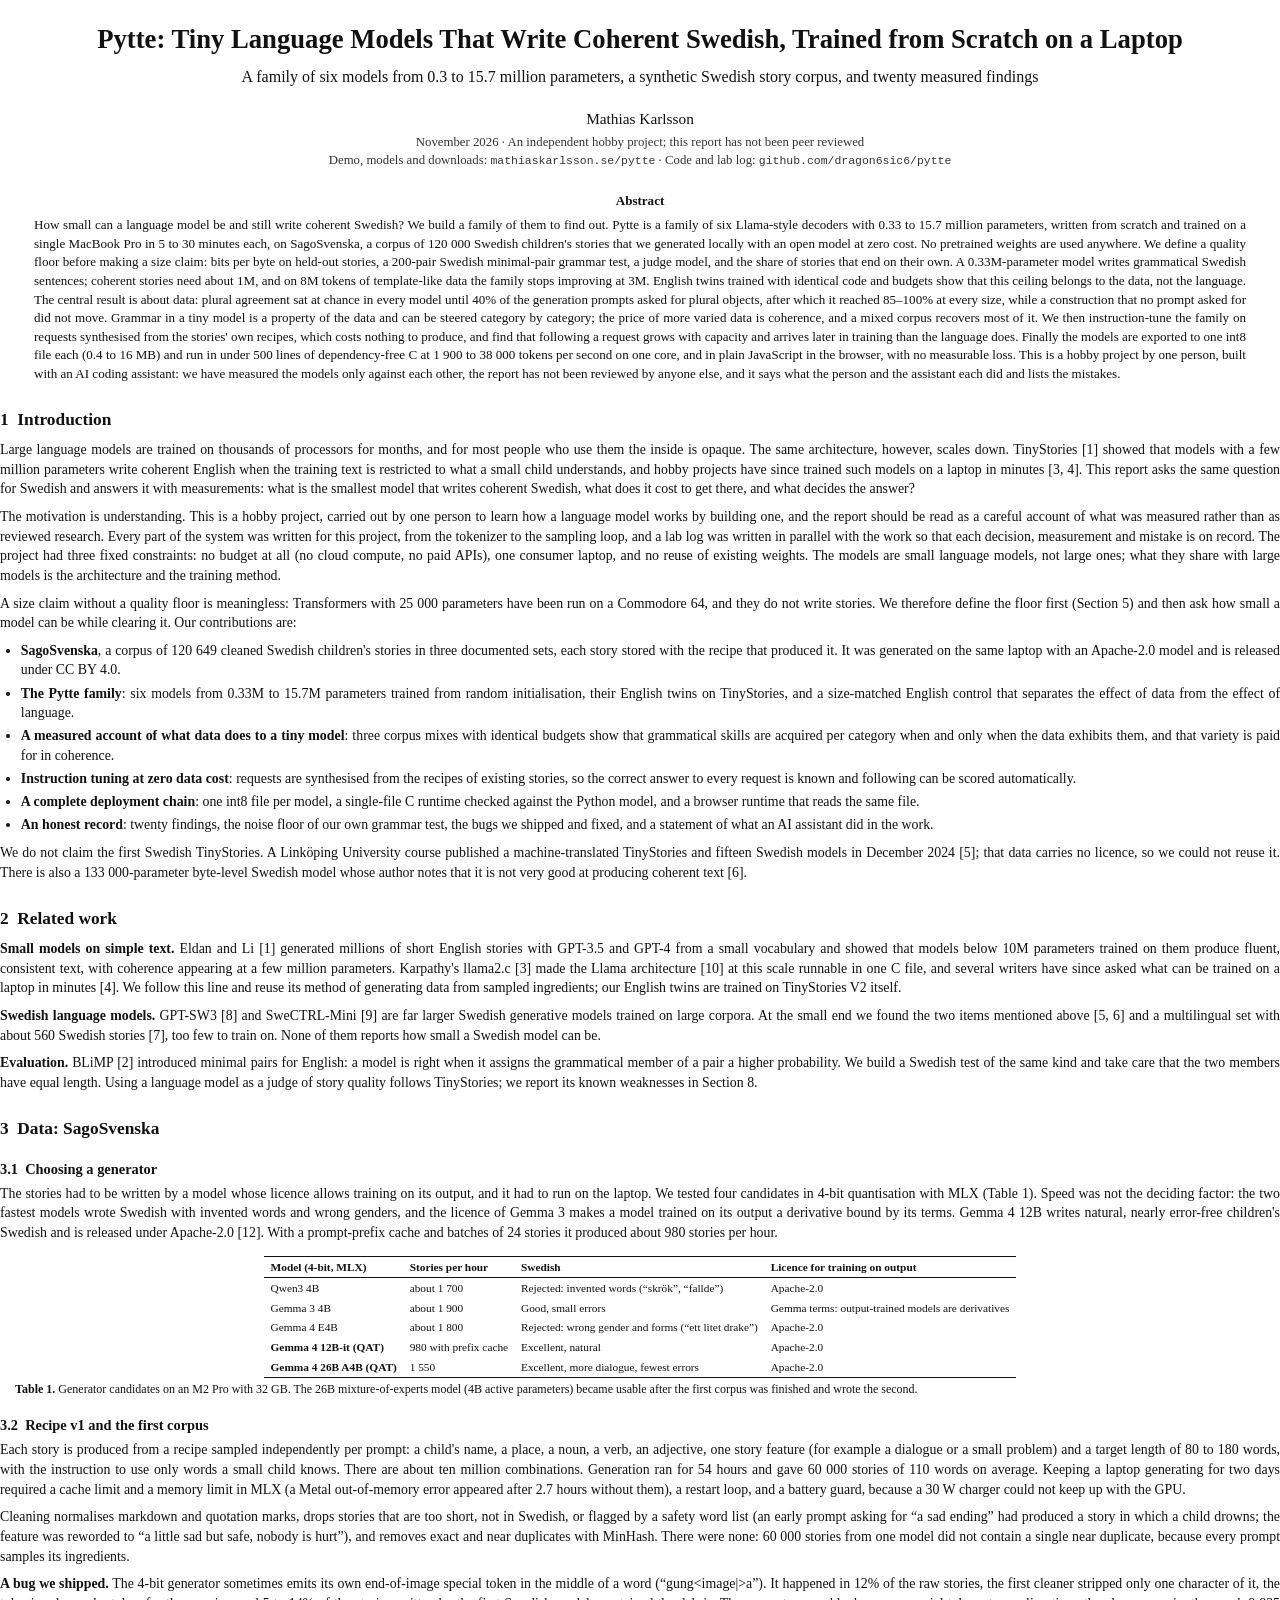
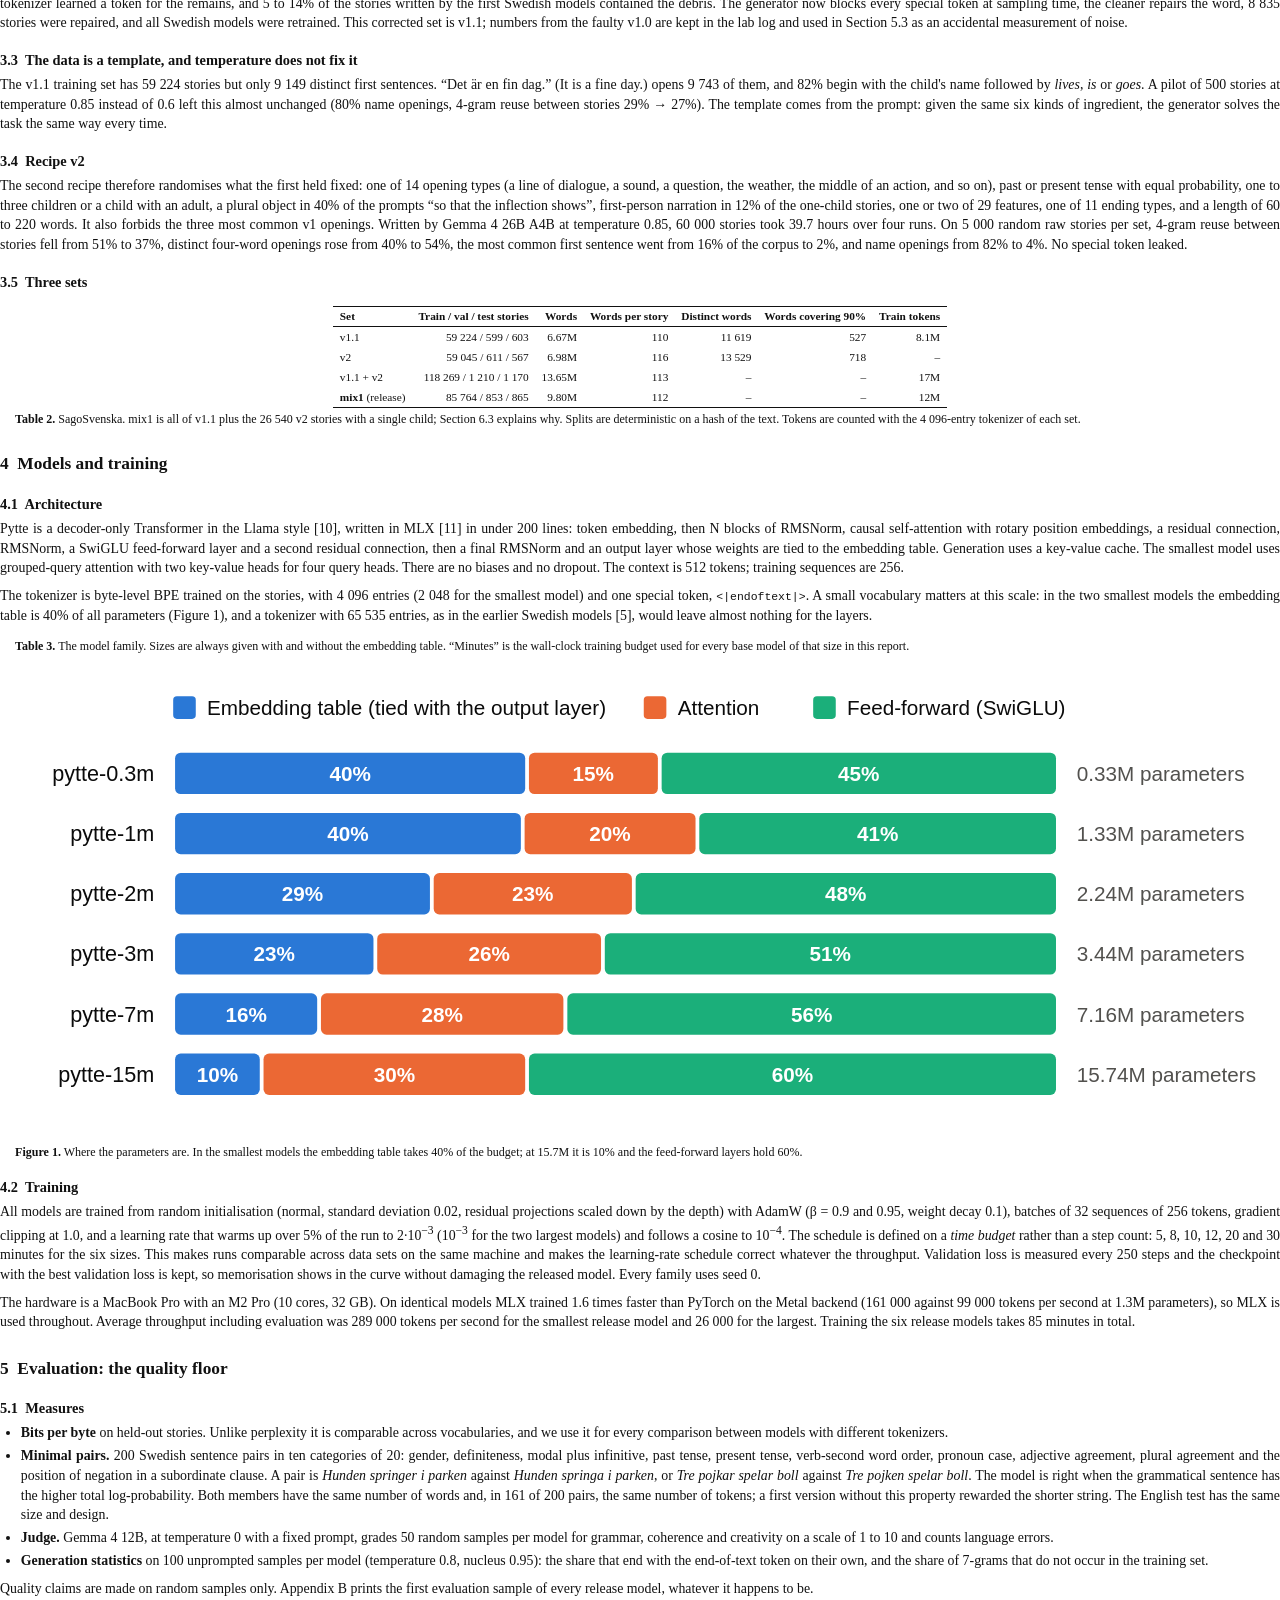
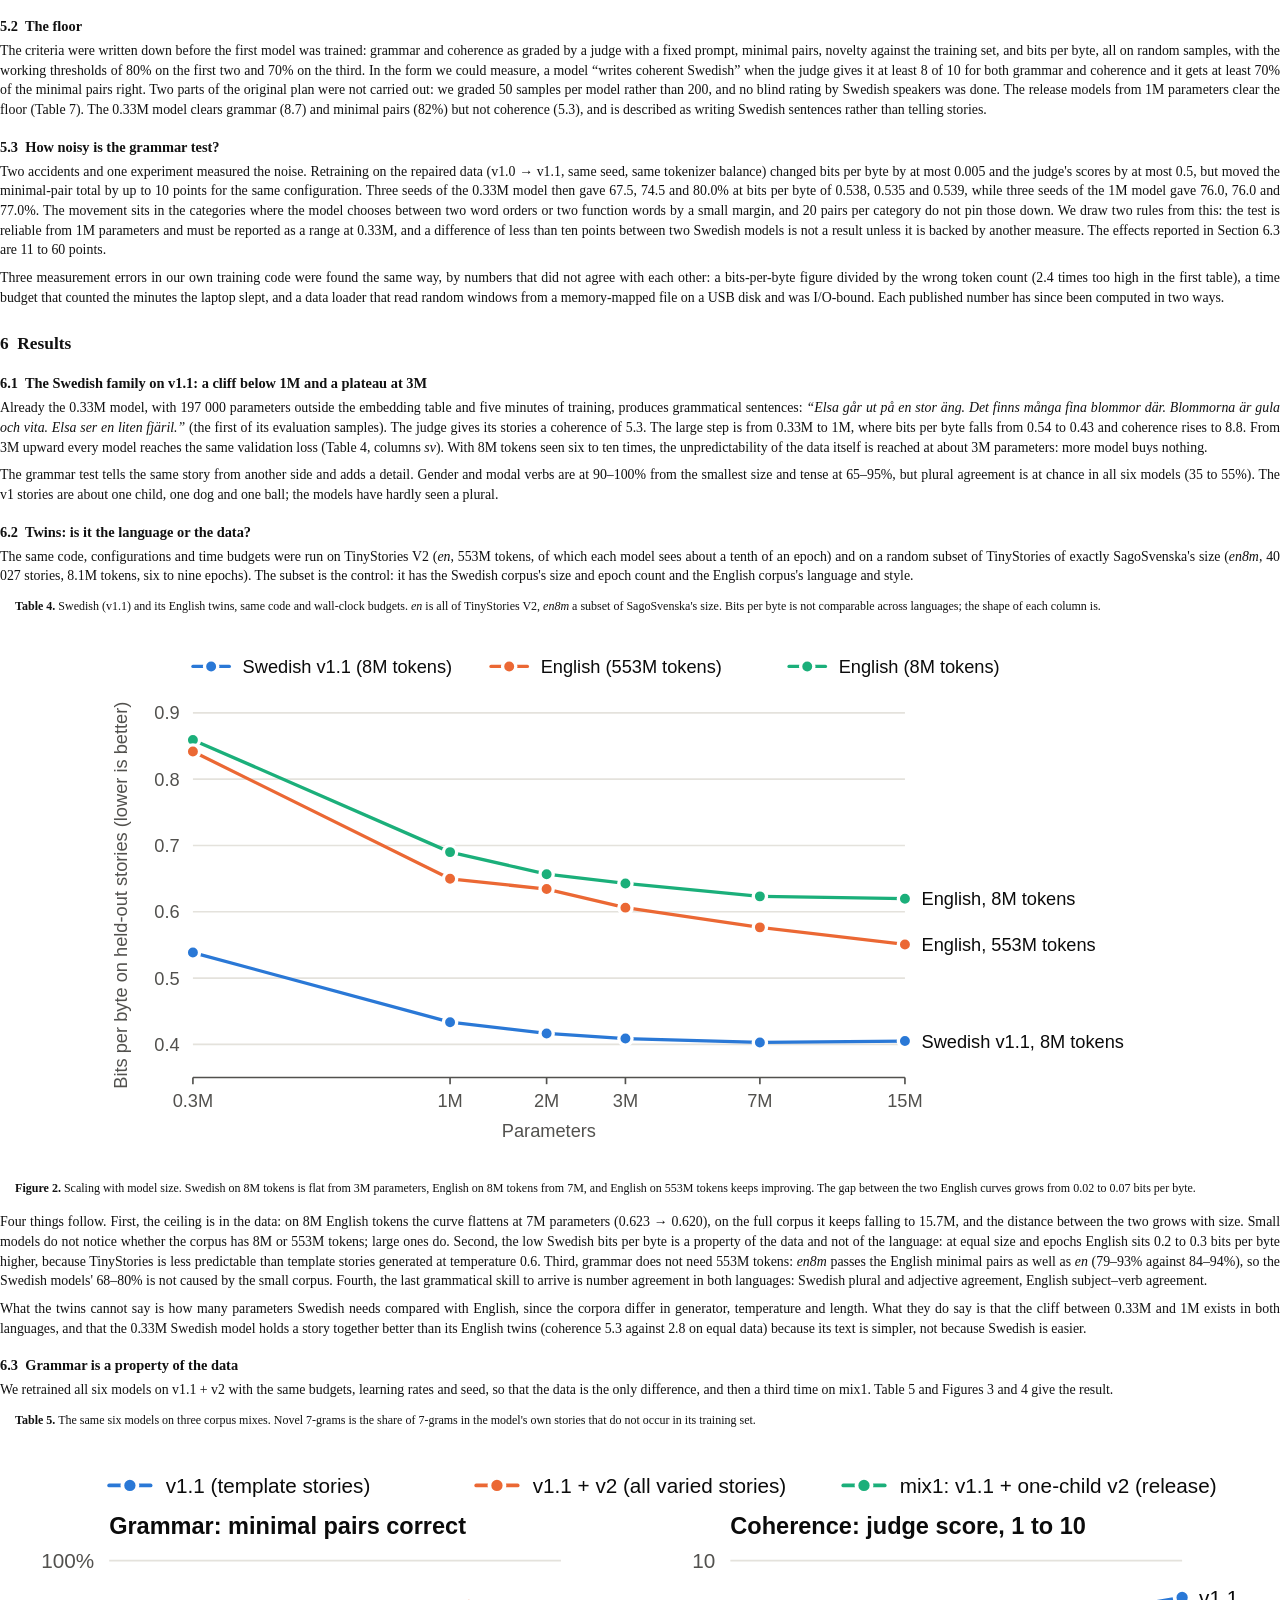
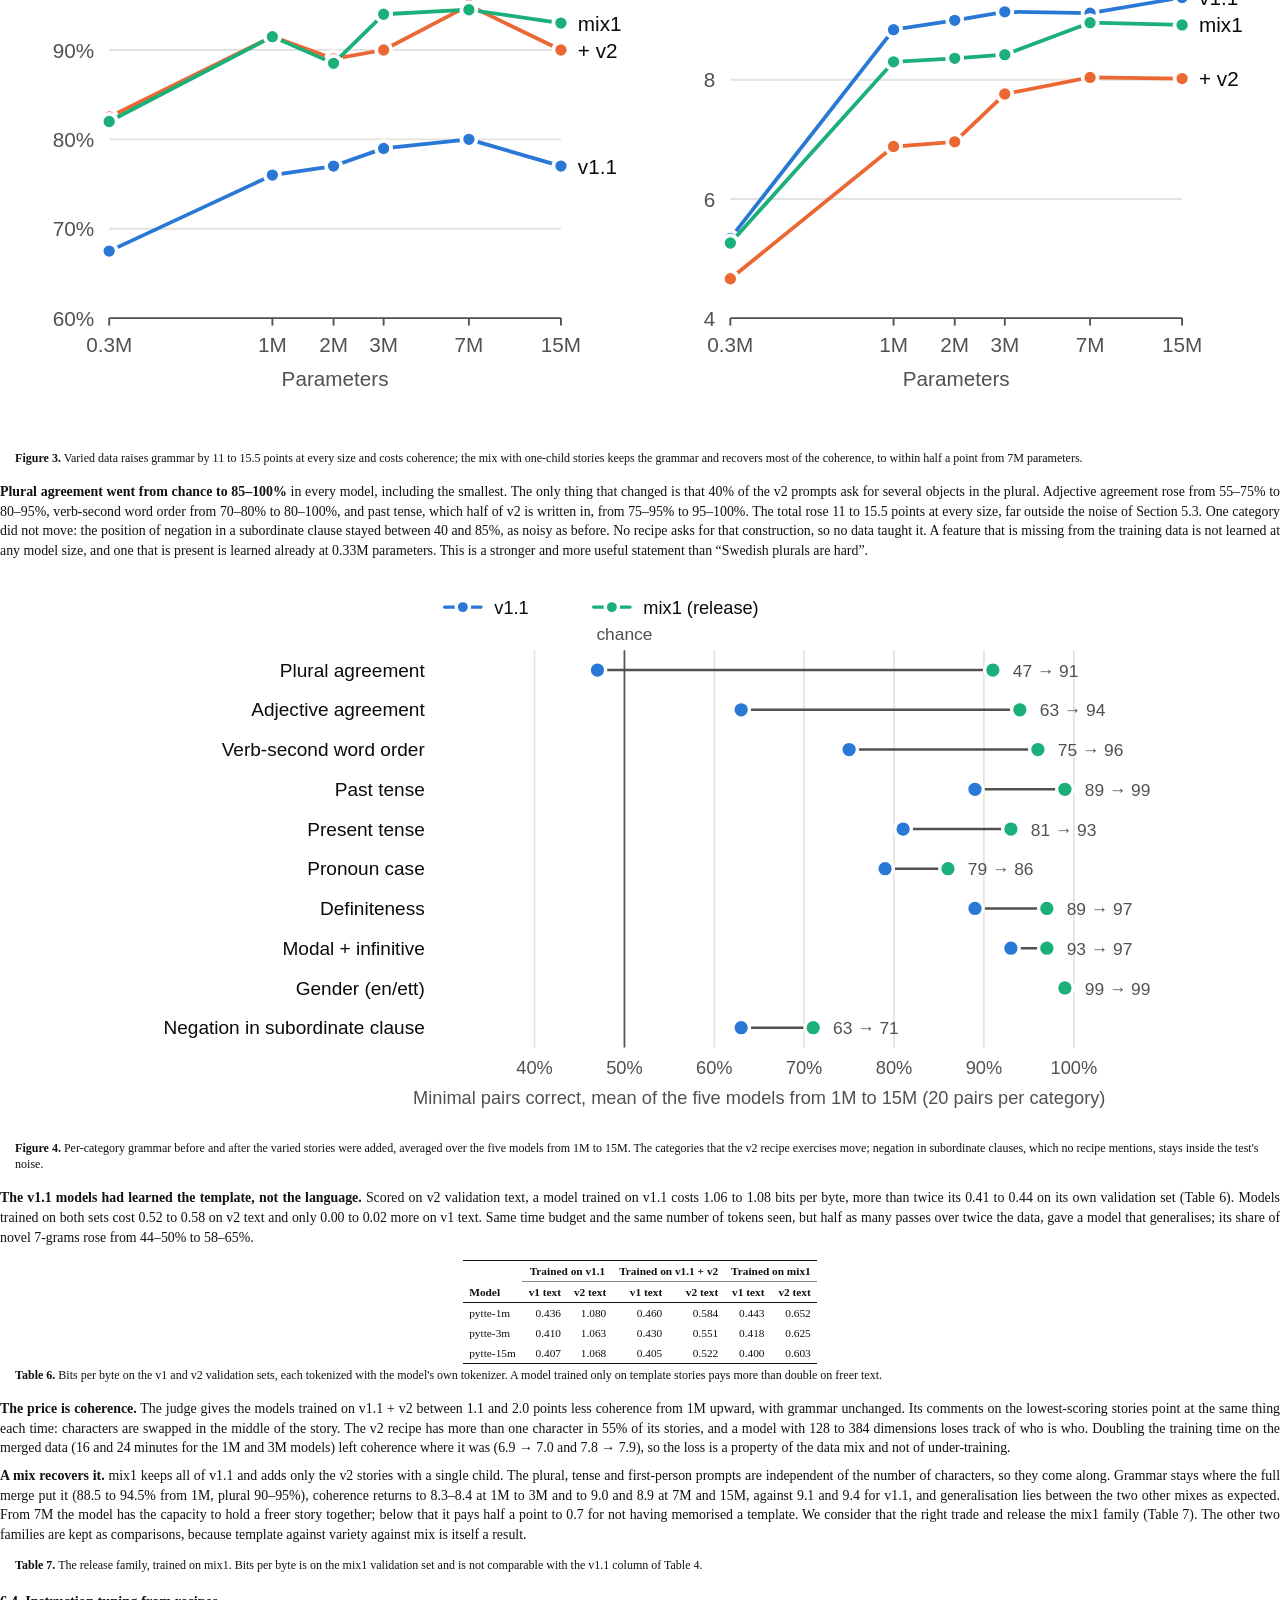
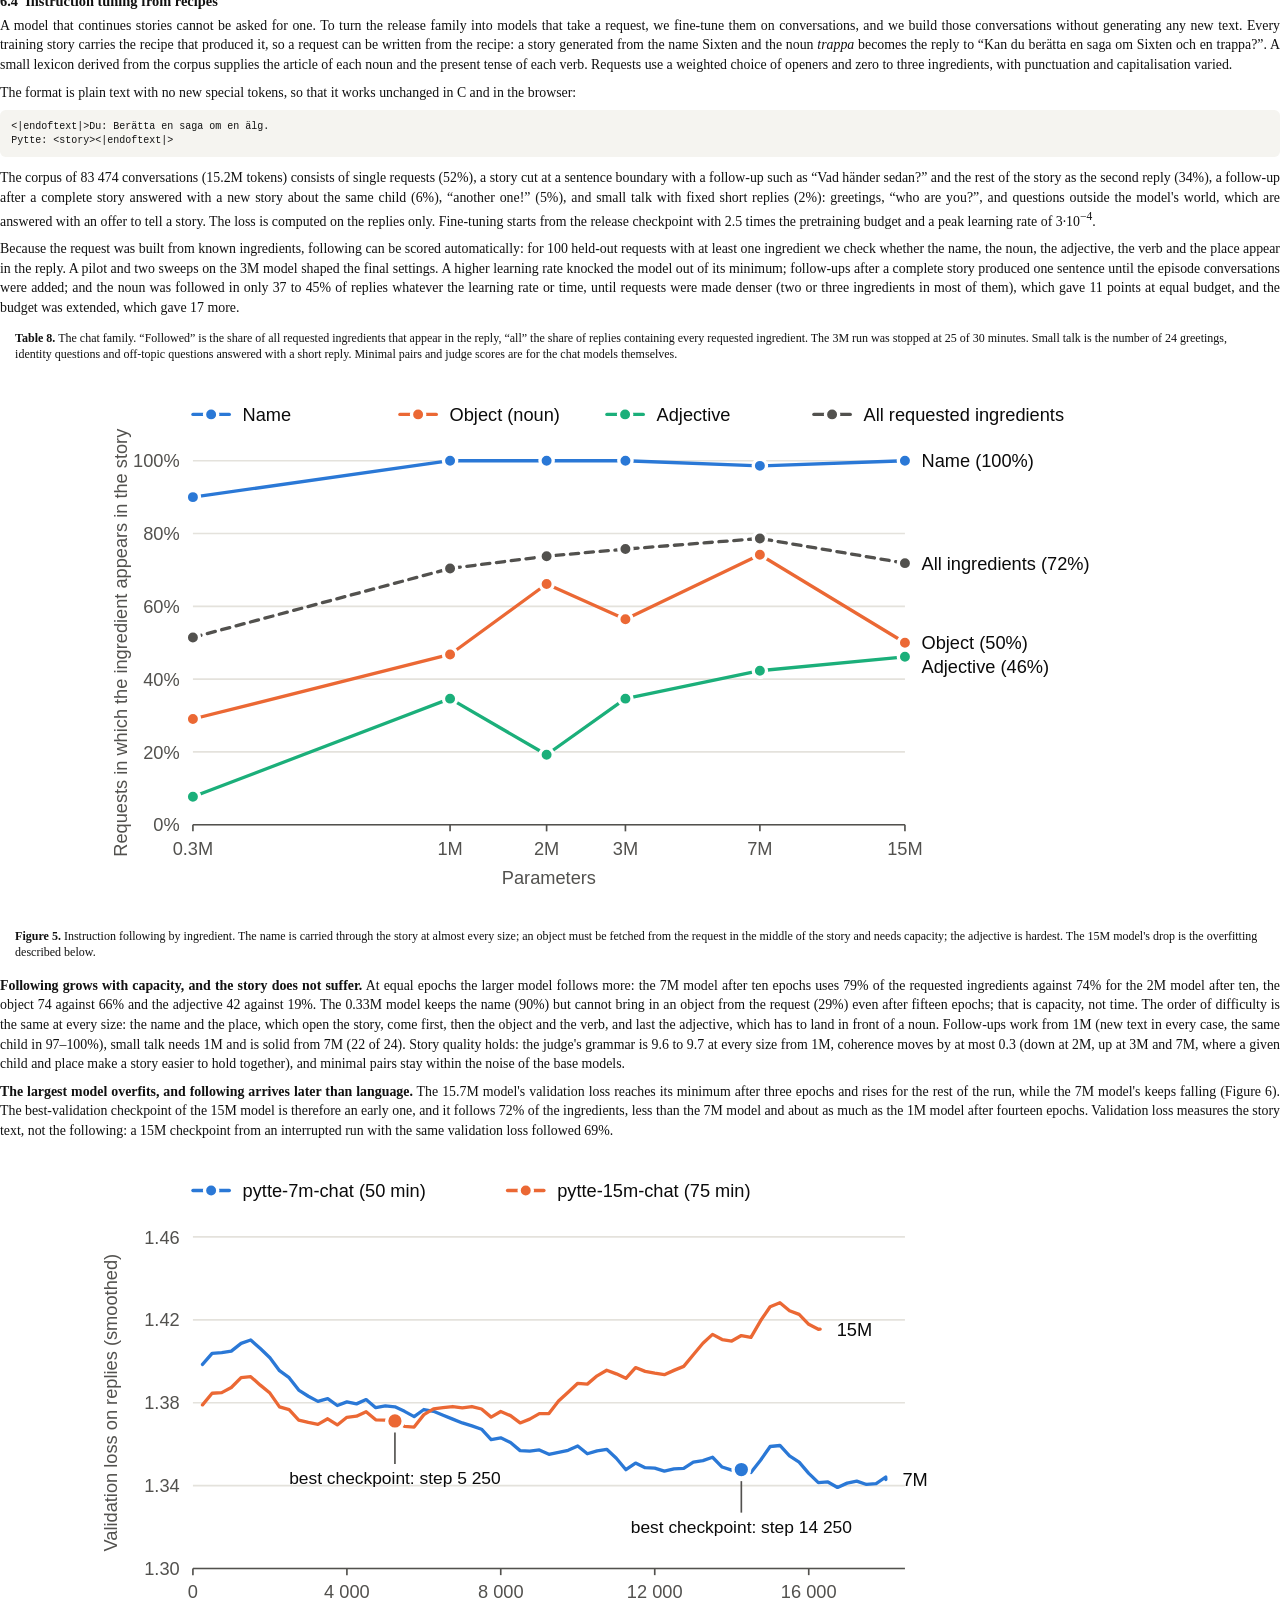
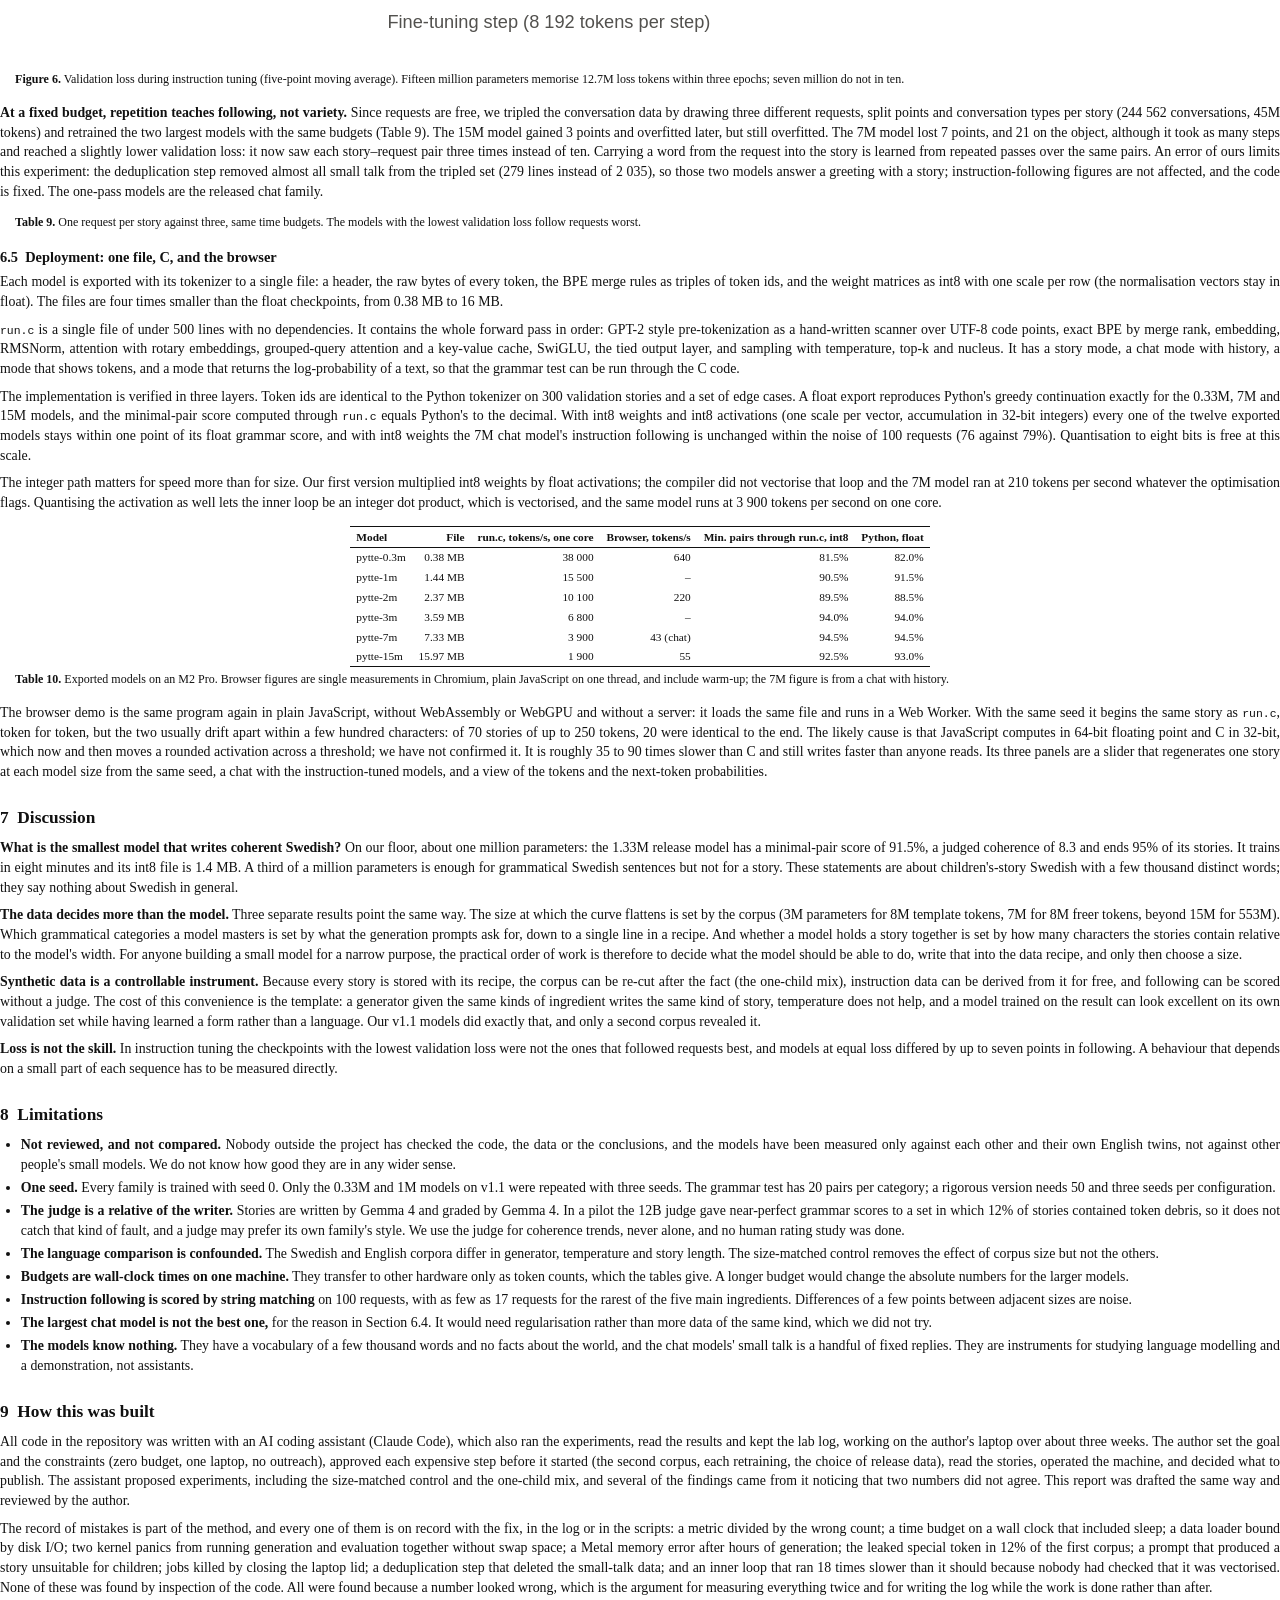
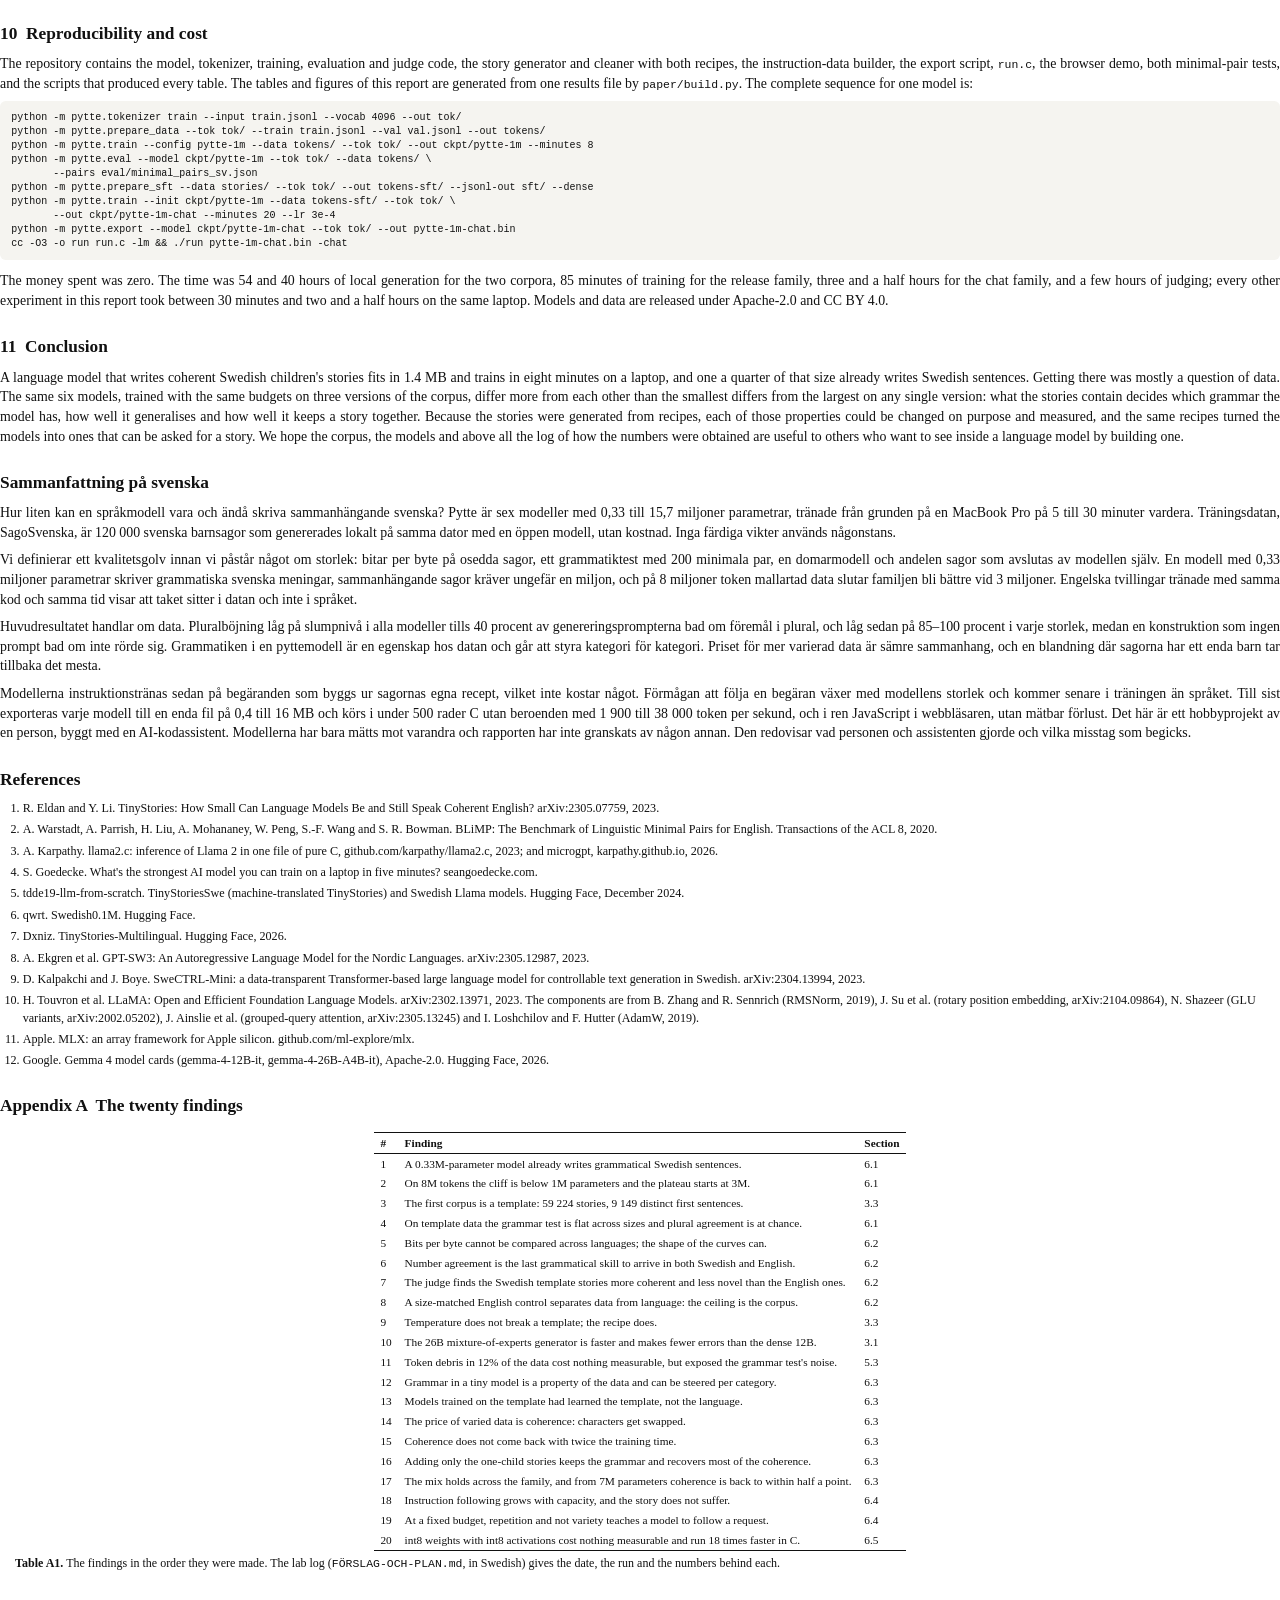
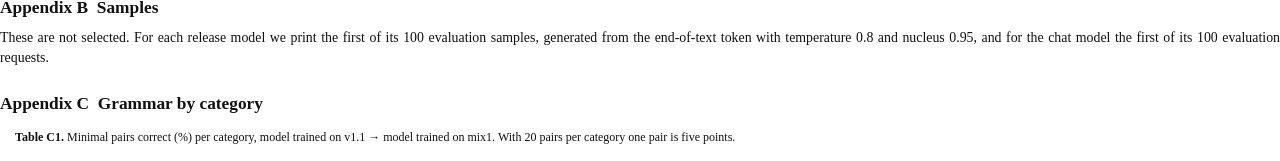
<file: paper/pytte.src.html>
<!doctype html>
<html lang="en">
<head>
<meta charset="utf-8">
<title>Pytte: Tiny Language Models That Write Coherent Swedish, Trained from Scratch on a Laptop</title>
<meta name="author" content="Mathias Karlsson">
<style>
@page { size: A4; margin: 21mm 20mm 22mm 20mm; @bottom-center { content: counter(page); font: 9pt "STIX Two Text", Georgia, serif; color: #444; } }
@page :first { @bottom-center { content: ""; } }
* { box-sizing: border-box; }
html { font: 10.4pt/1.42 "STIX Two Text", "STIXGeneral", Georgia, "Times New Roman", serif; color: #111; }
body { margin: 0; text-align: justify; hyphens: auto; -webkit-hyphens: auto; hyphenate-limit-chars: 8 4 4; }
h1 { font-size: 20pt; line-height: 1.2; text-align: center; margin: 6mm 0 3mm; hyphens: none; }
.subtitle { text-align: center; font-size: 12pt; margin: 0 8mm 5mm; hyphens: none; }
.author { text-align: center; font-size: 11.5pt; margin: 0; }
.affil { text-align: center; font-size: 9.6pt; color: #333; margin: 1mm 0 6mm; }
.abstract { margin: 0 9mm 5mm; font-size: 9.8pt; }
.abstract b.h { display: block; text-align: center; margin-bottom: 1.5mm; }
h2 { font-size: 13pt; margin: 6.5mm 0 2mm; break-after: avoid; text-align: left; hyphens: none; }
h3 { font-size: 10.8pt; margin: 4.5mm 0 1.2mm; break-after: avoid; text-align: left; hyphens: none; }
p { margin: 0 0 2.1mm; orphans: 3; widows: 3; }
ul, ol { margin: 0 0 2.2mm; padding-left: 5.5mm; }
li { margin-bottom: 0.9mm; }
code, .mono { font: 8.6pt/1.3 Menlo, "SF Mono", Consolas, monospace; hyphens: none; }
pre { font: 7.5pt/1.4 Menlo, "SF Mono", Consolas, monospace; background: #f5f4f0; padding: 2.5mm 3mm; border-radius: 1.5mm; margin: 1mm 0 3mm; text-align: left; white-space: pre-wrap; break-inside: avoid; }
table { border-collapse: collapse; margin: 1.5mm auto 1mm; font-size: 8.5pt; line-height: 1.25; font-variant-numeric: tabular-nums; hyphens: none; text-align: right; }
thead tr:first-child th { border-top: 0.9pt solid #111; }
thead tr:last-child th { border-bottom: 0.5pt solid #111; }
tbody tr:last-child td { border-bottom: 0.9pt solid #111; }
th, td { padding: 0.75mm 1.7mm; vertical-align: top; }
td { white-space: nowrap; }
table.wrap td { white-space: normal; }
table.wide { font-size: 7.8pt; }
table.wide th, table.wide td { padding: 0.7mm 1.25mm; }
th { font-weight: 600; }
th.grp { text-align: center; border-bottom: 0.4pt solid #888; }
th.grp:empty { border-bottom: 0; }
td:first-child, th:first-child { text-align: left; white-space: nowrap; }
table.left td, table.left th { text-align: left; }
table.left td:first-child { white-space: normal; }
table.wrap td:first-child { white-space: normal; }
.tab, figure { break-inside: avoid; margin: 3.5mm 0 4mm; }
figure img { display: block; width: 100%; height: auto; }
figure.narrow img { width: 88%; margin: 0 auto; }
.cap { font-size: 9pt; line-height: 1.32; margin: 1.2mm 4mm 0; text-align: left; hyphens: none; }
.cap b { font-weight: 600; }
.sample { break-inside: avoid; margin: 0 0 3mm; padding: 2mm 3.5mm; border-left: 1.6pt solid #1E2A4A; font-size: 9.4pt; }
.sample .who { font: 600 8.2pt "Helvetica Neue", Helvetica, Arial, sans-serif; color: #444; margin-bottom: 1mm; text-align: left; }
.sample p { margin-bottom: 1.2mm; }
.refs { font-size: 9.1pt; text-align: left; hyphens: none; padding-left: 6mm; }
.refs li { margin-bottom: 1.1mm; }
.sv { hyphens: auto; }
.note { font-size: 9.2pt; color: #222; }
a { color: inherit; text-decoration: none; }
.pb { break-before: page; }
</style>
</head>
<body>

<h1>Pytte: Tiny Language Models That Write Coherent Swedish, Trained from Scratch on a Laptop</h1>
<p class="subtitle">A family of six models from 0.3 to 15.7 million parameters, a synthetic Swedish story corpus, and twenty measured findings</p>
<p class="author">Mathias Karlsson</p>
<p class="affil">November 2026 · An independent hobby project; this report has not been peer reviewed<br>Demo, models and downloads: <span class="mono">mathiaskarlsson.se/pytte</span> · Code and lab log: <span class="mono">github.com/dragon6sic6/pytte</span></p>

<div class="abstract">
<b class="h">Abstract</b>
<p>How small can a language model be and still write coherent Swedish? We build a family of them to find out. Pytte is a family of six Llama-style decoders with 0.33 to 15.7 million parameters, written from scratch and trained on a single MacBook Pro in 5 to 30 minutes each, on SagoSvenska, a corpus of 120 000 Swedish children's stories that we generated locally with an open model at zero cost. No pretrained weights are used anywhere. We define a quality floor before making a size claim: bits per byte on held-out stories, a 200-pair Swedish minimal-pair grammar test, a judge model, and the share of stories that end on their own. A 0.33M-parameter model writes grammatical Swedish sentences; coherent stories need about 1M, and on 8M tokens of template-like data the family stops improving at 3M. English twins trained with identical code and budgets show that this ceiling belongs to the data, not the language. The central result is about data: plural agreement sat at chance in every model until 40% of the generation prompts asked for plural objects, after which it reached 85–100% at every size, while a construction that no prompt asked for did not move. Grammar in a tiny model is a property of the data and can be steered category by category; the price of more varied data is coherence, and a mixed corpus recovers most of it. We then instruction-tune the family on requests synthesised from the stories' own recipes, which costs nothing to produce, and find that following a request grows with capacity and arrives later in training than the language does. Finally the models are exported to one int8 file each (0.4 to 16 MB) and run in under 500 lines of dependency-free C at 1 900 to 38 000 tokens per second on one core, and in plain JavaScript in the browser, with no measurable loss. This is a hobby project by one person, built with an AI coding assistant: we have measured the models only against each other, the report has not been reviewed by anyone else, and it says what the person and the assistant each did and lists the mistakes.</p>
</div>

<h2>1&nbsp;&nbsp;Introduction</h2>
<p>Large language models are trained on thousands of processors for months, and for most people who use them the inside is opaque. The same architecture, however, scales down. TinyStories [1] showed that models with a few million parameters write coherent English when the training text is restricted to what a small child understands, and hobby projects have since trained such models on a laptop in minutes [3, 4]. This report asks the same question for Swedish and answers it with measurements: what is the smallest model that writes coherent Swedish, what does it cost to get there, and what decides the answer?</p>
<p>The motivation is understanding. This is a hobby project, carried out by one person to learn how a language model works by building one, and the report should be read as a careful account of what was measured rather than as reviewed research. Every part of the system was written for this project, from the tokenizer to the sampling loop, and a lab log was written in parallel with the work so that each decision, measurement and mistake is on record. The project had three fixed constraints: no budget at all (no cloud compute, no paid APIs), one consumer laptop, and no reuse of existing weights. The models are small language models, not large ones; what they share with large models is the architecture and the training method.</p>
<p>A size claim without a quality floor is meaningless: Transformers with 25 000 parameters have been run on a Commodore 64, and they do not write stories. We therefore define the floor first (Section 5) and then ask how small a model can be while clearing it. Our contributions are:</p>
<ul>
<li><b>SagoSvenska</b>, a corpus of 120 649 cleaned Swedish children's stories in three documented sets, each story stored with the recipe that produced it. It was generated on the same laptop with an Apache-2.0 model and is released under CC BY 4.0.</li>
<li><b>The Pytte family</b>: six models from 0.33M to 15.7M parameters trained from random initialisation, their English twins on TinyStories, and a size-matched English control that separates the effect of data from the effect of language.</li>
<li><b>A measured account of what data does to a tiny model</b>: three corpus mixes with identical budgets show that grammatical skills are acquired per category when and only when the data exhibits them, and that variety is paid for in coherence.</li>
<li><b>Instruction tuning at zero data cost</b>: requests are synthesised from the recipes of existing stories, so the correct answer to every request is known and following can be scored automatically.</li>
<li><b>A complete deployment chain</b>: one int8 file per model, a single-file C runtime checked against the Python model, and a browser runtime that reads the same file.</li>
<li><b>An honest record</b>: twenty findings, the noise floor of our own grammar test, the bugs we shipped and fixed, and a statement of what an AI assistant did in the work.</li>
</ul>
<p>We do not claim the first Swedish TinyStories. A Linköping University course published a machine-translated TinyStories and fifteen Swedish models in December 2024 [5]; that data carries no licence, so we could not reuse it. There is also a 133 000-parameter byte-level Swedish model whose author notes that it is not very good at producing coherent text [6].</p>

<h2>2&nbsp;&nbsp;Related work</h2>
<p><b>Small models on simple text.</b> Eldan and Li [1] generated millions of short English stories with GPT-3.5 and GPT-4 from a small vocabulary and showed that models below 10M parameters trained on them produce fluent, consistent text, with coherence appearing at a few million parameters. Karpathy's llama2.c [3] made the Llama architecture [10] at this scale runnable in one C file, and several writers have since asked what can be trained on a laptop in minutes [4]. We follow this line and reuse its method of generating data from sampled ingredients; our English twins are trained on TinyStories V2 itself.</p>
<p><b>Swedish language models.</b> GPT-SW3 [8] and SweCTRL-Mini [9] are far larger Swedish generative models trained on large corpora. At the small end we found the two items mentioned above [5, 6] and a multilingual set with about 560 Swedish stories [7], too few to train on. None of them reports how small a Swedish model can be.</p>
<p><b>Evaluation.</b> BLiMP [2] introduced minimal pairs for English: a model is right when it assigns the grammatical member of a pair a higher probability. We build a Swedish test of the same kind and take care that the two members have equal length. Using a language model as a judge of story quality follows TinyStories; we report its known weaknesses in Section 8.</p>

<h2>3&nbsp;&nbsp;Data: SagoSvenska</h2>
<h3>3.1&nbsp;&nbsp;Choosing a generator</h3>
<p>The stories had to be written by a model whose licence allows training on its output, and it had to run on the laptop. We tested four candidates in 4-bit quantisation with MLX (Table 1). Speed was not the deciding factor: the two fastest models wrote Swedish with invented words and wrong genders, and the licence of Gemma 3 makes a model trained on its output a derivative bound by its terms. Gemma 4 12B writes natural, nearly error-free children's Swedish and is released under Apache-2.0 [12]. With a prompt-prefix cache and batches of 24 stories it produced about 980 stories per hour.</p>
<div class="tab">
<table class="left wrap">
<thead><tr><th>Model (4-bit, MLX)</th><th>Stories per hour</th><th>Swedish</th><th>Licence for training on output</th></tr></thead>
<tbody>
<tr><td>Qwen3 4B</td><td>about 1 700</td><td>Rejected: invented words (“skrök”, “fallde”)</td><td>Apache-2.0</td></tr>
<tr><td>Gemma 3 4B</td><td>about 1 900</td><td>Good, small errors</td><td>Gemma terms: output-trained models are derivatives</td></tr>
<tr><td>Gemma 4 E4B</td><td>about 1 800</td><td>Rejected: wrong gender and forms (“ett litet drake”)</td><td>Apache-2.0</td></tr>
<tr><td><b>Gemma 4 12B-it (QAT)</b></td><td>980 with prefix cache</td><td>Excellent, natural</td><td>Apache-2.0</td></tr>
<tr><td><b>Gemma 4 26B A4B (QAT)</b></td><td>1 550</td><td>Excellent, more dialogue, fewest errors</td><td>Apache-2.0</td></tr>
</tbody></table>
<p class="cap"><b>Table 1.</b> Generator candidates on an M2 Pro with 32 GB. The 26B mixture-of-experts model (4B active parameters) became usable after the first corpus was finished and wrote the second.</p>
</div>

<h3>3.2&nbsp;&nbsp;Recipe v1 and the first corpus</h3>
<p>Each story is produced from a recipe sampled independently per prompt: a child's name, a place, a noun, a verb, an adjective, one story feature (for example a dialogue or a small problem) and a target length of 80 to 180 words, with the instruction to use only words a small child knows. There are about ten million combinations. Generation ran for 54 hours and gave 60 000 stories of 110 words on average. Keeping a laptop generating for two days required a cache limit and a memory limit in MLX (a Metal out-of-memory error appeared after 2.7 hours without them), a restart loop, and a battery guard, because a 30 W charger could not keep up with the GPU.</p>
<p>Cleaning normalises markdown and quotation marks, drops stories that are too short, not in Swedish, or flagged by a safety word list (an early prompt asking for “a sad ending” had produced a story in which a child drowns; the feature was reworded to “a little sad but safe, nobody is hurt”), and removes exact and near duplicates with MinHash. There were none: 60 000 stories from one model did not contain a single near duplicate, because every prompt samples its ingredients.</p>
<p><b>A bug we shipped.</b> The 4-bit generator sometimes emits its own end-of-image special token in the middle of a word (“gung&lt;image|&gt;a”). It happened in 12% of the raw stories, the first cleaner stripped only one character of it, the tokenizer learned a token for the remains, and 5 to 14% of the stories written by the first Swedish models contained the debris. The generator now blocks every special token at sampling time, the cleaner repairs the word, 8 835 stories were repaired, and all Swedish models were retrained. This corrected set is v1.1; numbers from the faulty v1.0 are kept in the lab log and used in Section 5.3 as an accidental measurement of noise.</p>

<h3>3.3&nbsp;&nbsp;The data is a template, and temperature does not fix it</h3>
<p>The v1.1 training set has 59 224 stories but only 9 149 distinct first sentences. “Det är en fin dag.” (It is a fine day.) opens 9 743 of them, and 82% begin with the child's name followed by <i>lives</i>, <i>is</i> or <i>goes</i>. A pilot of 500 stories at temperature 0.85 instead of 0.6 left this almost unchanged (80% name openings, 4-gram reuse between stories 29% → 27%). The template comes from the prompt: given the same six kinds of ingredient, the generator solves the task the same way every time.</p>

<h3>3.4&nbsp;&nbsp;Recipe v2</h3>
<p>The second recipe therefore randomises what the first held fixed: one of 14 opening types (a line of dialogue, a sound, a question, the weather, the middle of an action, and so on), past or present tense with equal probability, one to three children or a child with an adult, a plural object in 40% of the prompts “so that the inflection shows”, first-person narration in 12% of the one-child stories, one or two of 29 features, one of 11 ending types, and a length of 60 to 220 words. It also forbids the three most common v1 openings. Written by Gemma 4 26B A4B at temperature 0.85, 60 000 stories took 39.7 hours over four runs. On 5 000 random raw stories per set, 4-gram reuse between stories fell from 51% to 37%, distinct four-word openings rose from 40% to 54%, the most common first sentence went from 16% of the corpus to 2%, and name openings from 82% to 4%. No special token leaked.</p>

<h3>3.5&nbsp;&nbsp;Three sets</h3>
<div class="tab">
<table>
<thead><tr><th>Set</th><th>Train / val / test stories</th><th>Words</th><th>Words per story</th><th>Distinct words</th><th>Words covering 90%</th><th>Train tokens</th></tr></thead>
<tbody>
<tr><td>v1.1</td><td>59 224 / 599 / 603</td><td>6.67M</td><td>110</td><td>11 619</td><td>527</td><td>8.1M</td></tr>
<tr><td>v2</td><td>59 045 / 611 / 567</td><td>6.98M</td><td>116</td><td>13 529</td><td>718</td><td>–</td></tr>
<tr><td>v1.1 + v2</td><td>118 269 / 1 210 / 1 170</td><td>13.65M</td><td>113</td><td>–</td><td>–</td><td>17M</td></tr>
<tr><td><b>mix1</b> (release)</td><td>85 764 / 853 / 865</td><td>9.80M</td><td>112</td><td>–</td><td>–</td><td>12M</td></tr>
</tbody></table>
<p class="cap"><b>Table 2.</b> SagoSvenska. mix1 is all of v1.1 plus the 26 540 v2 stories with a single child; Section 6.3 explains why. Splits are deterministic on a hash of the text. Tokens are counted with the 4 096-entry tokenizer of each set.</p>
</div>

<h2>4&nbsp;&nbsp;Models and training</h2>
<h3>4.1&nbsp;&nbsp;Architecture</h3>
<p>Pytte is a decoder-only Transformer in the Llama style [10], written in MLX [11] in under 200 lines: token embedding, then N blocks of RMSNorm, causal self-attention with rotary position embeddings, a residual connection, RMSNorm, a SwiGLU feed-forward layer and a second residual connection, then a final RMSNorm and an output layer whose weights are tied to the embedding table. Generation uses a key-value cache. The smallest model uses grouped-query attention with two key-value heads for four query heads. There are no biases and no dropout. The context is 512 tokens; training sequences are 256.</p>
<p>The tokenizer is byte-level BPE trained on the stories, with 4 096 entries (2 048 for the smallest model) and one special token, <code>&lt;|endoftext|&gt;</code>. A small vocabulary matters at this scale: in the two smallest models the embedding table is 40% of all parameters (Figure 1), and a tokenizer with 65 535 entries, as in the earlier Swedish models [5], would leave almost nothing for the layers.</p>
<div class="tab">
<!--GEN:family-->
<p class="cap"><b>Table 3.</b> The model family. Sizes are always given with and without the embedding table. “Minutes” is the wall-clock training budget used for every base model of that size in this report.</p>
</div>
<figure>
<img src="figures/params.svg" alt="Stacked bars showing the share of parameters in the embedding table, attention and feed-forward layers for each model">
<p class="cap"><b>Figure 1.</b> Where the parameters are. In the smallest models the embedding table takes 40% of the budget; at 15.7M it is 10% and the feed-forward layers hold 60%.</p>
</figure>

<h3>4.2&nbsp;&nbsp;Training</h3>
<p>All models are trained from random initialisation (normal, standard deviation 0.02, residual projections scaled down by the depth) with AdamW (β = 0.9 and 0.95, weight decay 0.1), batches of 32 sequences of 256 tokens, gradient clipping at 1.0, and a learning rate that warms up over 5% of the run to 2·10<sup>−3</sup> (10<sup>−3</sup> for the two largest models) and follows a cosine to 10<sup>−4</sup>. The schedule is defined on a <i>time budget</i> rather than a step count: 5, 8, 10, 12, 20 and 30 minutes for the six sizes. This makes runs comparable across data sets on the same machine and makes the learning-rate schedule correct whatever the throughput. Validation loss is measured every 250 steps and the checkpoint with the best validation loss is kept, so memorisation shows in the curve without damaging the released model. Every family uses seed 0.</p>
<p>The hardware is a MacBook Pro with an M2 Pro (10 cores, 32 GB). On identical models MLX trained 1.6 times faster than PyTorch on the Metal backend (161 000 against 99 000 tokens per second at 1.3M parameters), so MLX is used throughout. Average throughput including evaluation was 289 000 tokens per second for the smallest release model and 26 000 for the largest. Training the six release models takes 85 minutes in total.</p>

<h2>5&nbsp;&nbsp;Evaluation: the quality floor</h2>
<h3>5.1&nbsp;&nbsp;Measures</h3>
<ul>
<li><b>Bits per byte</b> on held-out stories. Unlike perplexity it is comparable across vocabularies, and we use it for every comparison between models with different tokenizers.</li>
<li><b>Minimal pairs.</b> 200 Swedish sentence pairs in ten categories of 20: gender, definiteness, modal plus infinitive, past tense, present tense, verb-second word order, pronoun case, adjective agreement, plural agreement and the position of negation in a subordinate clause. A pair is <i>Hunden springer i parken</i> against <i>Hunden springa i parken</i>, or <i>Tre pojkar spelar boll</i> against <i>Tre pojken spelar boll</i>. The model is right when the grammatical sentence has the higher total log-probability. Both members have the same number of words and, in 161 of 200 pairs, the same number of tokens; a first version without this property rewarded the shorter string. The English test has the same size and design.</li>
<li><b>Judge.</b> Gemma 4 12B, at temperature 0 with a fixed prompt, grades 50 random samples per model for grammar, coherence and creativity on a scale of 1 to 10 and counts language errors.</li>
<li><b>Generation statistics</b> on 100 unprompted samples per model (temperature 0.8, nucleus 0.95): the share that end with the end-of-text token on their own, and the share of 7-grams that do not occur in the training set.</li>
</ul>
<p>Quality claims are made on random samples only. Appendix B prints the first evaluation sample of every release model, whatever it happens to be.</p>

<h3>5.2&nbsp;&nbsp;The floor</h3>
<p>The criteria were written down before the first model was trained: grammar and coherence as graded by a judge with a fixed prompt, minimal pairs, novelty against the training set, and bits per byte, all on random samples, with the working thresholds of 80% on the first two and 70% on the third. In the form we could measure, a model “writes coherent Swedish” when the judge gives it at least 8 of 10 for both grammar and coherence and it gets at least 70% of the minimal pairs right. Two parts of the original plan were not carried out: we graded 50 samples per model rather than 200, and no blind rating by Swedish speakers was done. The release models from 1M parameters clear the floor (Table 7). The 0.33M model clears grammar (8.7) and minimal pairs (82%) but not coherence (5.3), and is described as writing Swedish sentences rather than telling stories.</p>

<h3>5.3&nbsp;&nbsp;How noisy is the grammar test?</h3>
<p>Two accidents and one experiment measured the noise. Retraining on the repaired data (v1.0 → v1.1, same seed, same tokenizer balance) changed bits per byte by at most 0.005 and the judge's scores by at most 0.5, but moved the minimal-pair total by up to 10 points for the same configuration. Three seeds of the 0.33M model then gave 67.5, 74.5 and 80.0% at bits per byte of 0.538, 0.535 and 0.539, while three seeds of the 1M model gave 76.0, 76.0 and 77.0%. The movement sits in the categories where the model chooses between two word orders or two function words by a small margin, and 20 pairs per category do not pin those down. We draw two rules from this: the test is reliable from 1M parameters and must be reported as a range at 0.33M, and a difference of less than ten points between two Swedish models is not a result unless it is backed by another measure. The effects reported in Section 6.3 are 11 to 60 points.</p>
<p>Three measurement errors in our own training code were found the same way, by numbers that did not agree with each other: a bits-per-byte figure divided by the wrong token count (2.4 times too high in the first table), a time budget that counted the minutes the laptop slept, and a data loader that read random windows from a memory-mapped file on a USB disk and was I/O-bound. Each published number has since been computed in two ways.</p>

<h2>6&nbsp;&nbsp;Results</h2>
<h3>6.1&nbsp;&nbsp;The Swedish family on v1.1: a cliff below 1M and a plateau at 3M</h3>
<p>Already the 0.33M model, with 197 000 parameters outside the embedding table and five minutes of training, produces grammatical sentences: <i>“Elsa går ut på en stor äng. Det finns många fina blommor där. Blommorna är gula och vita. Elsa ser en liten fjäril.”</i> (the first of its evaluation samples). The judge gives its stories a coherence of 5.3. The large step is from 0.33M to 1M, where bits per byte falls from 0.54 to 0.43 and coherence rises to 8.8. From 3M upward every model reaches the same validation loss (Table 4, columns <i>sv</i>). With 8M tokens seen six to ten times, the unpredictability of the data itself is reached at about 3M parameters: more model buys nothing.</p>
<p>The grammar test tells the same story from another side and adds a detail. Gender and modal verbs are at 90–100% from the smallest size and tense at 65–95%, but plural agreement is at chance in all six models (35 to 55%). The v1 stories are about one child, one dog and one ball; the models have hardly seen a plural.</p>

<h3>6.2&nbsp;&nbsp;Twins: is it the language or the data?</h3>
<p>The same code, configurations and time budgets were run on TinyStories V2 (<i>en</i>, 553M tokens, of which each model sees about a tenth of an epoch) and on a random subset of TinyStories of exactly SagoSvenska's size (<i>en8m</i>, 40 027 stories, 8.1M tokens, six to nine epochs). The subset is the control: it has the Swedish corpus's size and epoch count and the English corpus's language and style.</p>
<div class="tab">
<!--GEN:twins-->
<p class="cap"><b>Table 4.</b> Swedish (v1.1) and its English twins, same code and wall-clock budgets. <i>en</i> is all of TinyStories V2, <i>en8m</i> a subset of SagoSvenska's size. Bits per byte is not comparable across languages; the shape of each column is.</p>
</div>
<figure class="narrow">
<img src="figures/scaling.svg" alt="Line chart of bits per byte against model size for Swedish and two English data sets">
<p class="cap"><b>Figure 2.</b> Scaling with model size. Swedish on 8M tokens is flat from 3M parameters, English on 8M tokens from 7M, and English on 553M tokens keeps improving. The gap between the two English curves grows from 0.02 to 0.07 bits per byte.</p>
</figure>
<p>Four things follow. First, the ceiling is in the data: on 8M English tokens the curve flattens at 7M parameters (0.623 → 0.620), on the full corpus it keeps falling to 15.7M, and the distance between the two grows with size. Small models do not notice whether the corpus has 8M or 553M tokens; large ones do. Second, the low Swedish bits per byte is a property of the data and not of the language: at equal size and epochs English sits 0.2 to 0.3 bits per byte higher, because TinyStories is less predictable than template stories generated at temperature 0.6. Third, grammar does not need 553M tokens: <i>en8m</i> passes the English minimal pairs as well as <i>en</i> (79–93% against 84–94%), so the Swedish models' 68–80% is not caused by the small corpus. Fourth, the last grammatical skill to arrive is number agreement in both languages: Swedish plural and adjective agreement, English subject–verb agreement.</p>
<p>What the twins cannot say is how many parameters Swedish needs compared with English, since the corpora differ in generator, temperature and length. What they do say is that the cliff between 0.33M and 1M exists in both languages, and that the 0.33M Swedish model holds a story together better than its English twins (coherence 5.3 against 2.8 on equal data) because its text is simpler, not because Swedish is easier.</p>

<h3>6.3&nbsp;&nbsp;Grammar is a property of the data</h3>
<p>We retrained all six models on v1.1 + v2 with the same budgets, learning rates and seed, so that the data is the only difference, and then a third time on mix1. Table 5 and Figures 3 and 4 give the result.</p>
<div class="tab">
<!--GEN:mix-->
<p class="cap"><b>Table 5.</b> The same six models on three corpus mixes. Novel 7-grams is the share of 7-grams in the model's own stories that do not occur in its training set.</p>
</div>
<figure>
<img src="figures/datamix.svg" alt="Two line charts: minimal-pair accuracy and judge coherence against model size for three corpus mixes">
<p class="cap"><b>Figure 3.</b> Varied data raises grammar by 11 to 15.5 points at every size and costs coherence; the mix with one-child stories keeps the grammar and recovers most of the coherence, to within half a point from 7M parameters.</p>
</figure>
<p><b>Plural agreement went from chance to 85–100%</b> in every model, including the smallest. The only thing that changed is that 40% of the v2 prompts ask for several objects in the plural. Adjective agreement rose from 55–75% to 80–95%, verb-second word order from 70–80% to 80–100%, and past tense, which half of v2 is written in, from 75–95% to 95–100%. The total rose 11 to 15.5 points at every size, far outside the noise of Section 5.3. One category did not move: the position of negation in a subordinate clause stayed between 40 and 85%, as noisy as before. No recipe asks for that construction, so no data taught it. A feature that is missing from the training data is not learned at any model size, and one that is present is learned already at 0.33M parameters. This is a stronger and more useful statement than “Swedish plurals are hard”.</p>
<figure class="narrow">
<img src="figures/categories.svg" alt="Dumbbell chart of minimal-pair accuracy per grammatical category for v1.1 and mix1">
<p class="cap"><b>Figure 4.</b> Per-category grammar before and after the varied stories were added, averaged over the five models from 1M to 15M. The categories that the v2 recipe exercises move; negation in subordinate clauses, which no recipe mentions, stays inside the test's noise.</p>
</figure>
<p><b>The v1.1 models had learned the template, not the language.</b> Scored on v2 validation text, a model trained on v1.1 costs 1.06 to 1.08 bits per byte, more than twice its 0.41 to 0.44 on its own validation set (Table 6). Models trained on both sets cost 0.52 to 0.58 on v2 text and only 0.00 to 0.02 more on v1 text. Same time budget and the same number of tokens seen, but half as many passes over twice the data, gave a model that generalises; its share of novel 7-grams rose from 44–50% to 58–65%.</p>
<div class="tab">
<table>
<thead><tr><th class="grp"></th><th colspan="2" class="grp">Trained on v1.1</th><th colspan="2" class="grp">Trained on v1.1 + v2</th><th colspan="2" class="grp">Trained on mix1</th></tr>
<tr><th>Model</th><th>v1 text</th><th>v2 text</th><th>v1 text</th><th>v2 text</th><th>v1 text</th><th>v2 text</th></tr></thead>
<tbody>
<tr><td>pytte-1m</td><td>0.436</td><td>1.080</td><td>0.460</td><td>0.584</td><td>0.443</td><td>0.652</td></tr>
<tr><td>pytte-3m</td><td>0.410</td><td>1.063</td><td>0.430</td><td>0.551</td><td>0.418</td><td>0.625</td></tr>
<tr><td>pytte-15m</td><td>0.407</td><td>1.068</td><td>0.405</td><td>0.522</td><td>0.400</td><td>0.603</td></tr>
</tbody></table>
<p class="cap"><b>Table 6.</b> Bits per byte on the v1 and v2 validation sets, each tokenized with the model's own tokenizer. A model trained only on template stories pays more than double on freer text.</p>
</div>
<p><b>The price is coherence.</b> The judge gives the models trained on v1.1 + v2 between 1.1 and 2.0 points less coherence from 1M upward, with grammar unchanged. Its comments on the lowest-scoring stories point at the same thing each time: characters are swapped in the middle of the story. The v2 recipe has more than one character in 55% of its stories, and a model with 128 to 384 dimensions loses track of who is who. Doubling the training time on the merged data (16 and 24 minutes for the 1M and 3M models) left coherence where it was (6.9 → 7.0 and 7.8 → 7.9), so the loss is a property of the data mix and not of under-training.</p>
<p><b>A mix recovers it.</b> mix1 keeps all of v1.1 and adds only the v2 stories with a single child. The plural, tense and first-person prompts are independent of the number of characters, so they come along. Grammar stays where the full merge put it (88.5 to 94.5% from 1M, plural 90–95%), coherence returns to 8.3–8.4 at 1M to 3M and to 9.0 and 8.9 at 7M and 15M, against 9.1 and 9.4 for v1.1, and generalisation lies between the two other mixes as expected. From 7M the model has the capacity to hold a freer story together; below that it pays half a point to 0.7 for not having memorised a template. We consider that the right trade and release the mix1 family (Table 7). The other two families are kept as comparisons, because template against variety against mix is itself a result.</p>
<div class="tab">
<!--GEN:release-->
<p class="cap"><b>Table 7.</b> The release family, trained on mix1. Bits per byte is on the mix1 validation set and is not comparable with the v1.1 column of Table 4.</p>
</div>

<h3>6.4&nbsp;&nbsp;Instruction tuning from recipes</h3>
<p>A model that continues stories cannot be asked for one. To turn the release family into models that take a request, we fine-tune them on conversations, and we build those conversations without generating any new text. Every training story carries the recipe that produced it, so a request can be written from the recipe: a story generated from the name Sixten and the noun <i>trappa</i> becomes the reply to “Kan du berätta en saga om Sixten och en trappa?”. A small lexicon derived from the corpus supplies the article of each noun and the present tense of each verb. Requests use a weighted choice of openers and zero to three ingredients, with punctuation and capitalisation varied.</p>
<p>The format is plain text with no new special tokens, so that it works unchanged in C and in the browser:</p>
<pre>&lt;|endoftext|&gt;Du: Berätta en saga om en älg.
Pytte: &lt;story&gt;&lt;|endoftext|&gt;</pre>
<p>The corpus of 83 474 conversations (15.2M tokens) consists of single requests (52%), a story cut at a sentence boundary with a follow-up such as “Vad händer sedan?” and the rest of the story as the second reply (34%), a follow-up after a complete story answered with a new story about the same child (6%), “another one!” (5%), and small talk with fixed short replies (2%): greetings, “who are you?”, and questions outside the model's world, which are answered with an offer to tell a story. The loss is computed on the replies only. Fine-tuning starts from the release checkpoint with 2.5 times the pretraining budget and a peak learning rate of 3·10<sup>−4</sup>.</p>
<p>Because the request was built from known ingredients, following can be scored automatically: for 100 held-out requests with at least one ingredient we check whether the name, the noun, the adjective, the verb and the place appear in the reply. A pilot and two sweeps on the 3M model shaped the final settings. A higher learning rate knocked the model out of its minimum; follow-ups after a complete story produced one sentence until the episode conversations were added; and the noun was followed in only 37 to 45% of replies whatever the learning rate or time, until requests were made denser (two or three ingredients in most of them), which gave 11 points at equal budget, and the budget was extended, which gave 17 more.</p>
<div class="tab">
<!--GEN:chat-->
<p class="cap"><b>Table 8.</b> The chat family. “Followed” is the share of all requested ingredients that appear in the reply, “all” the share of replies containing every requested ingredient. The 3M run was stopped at 25 of 30 minutes. Small talk is the number of 24 greetings, identity questions and off-topic questions answered with a short reply. Minimal pairs and judge scores are for the chat models themselves.</p>
</div>
<figure class="narrow">
<img src="figures/chat.svg" alt="Line chart of instruction following by ingredient type against model size">
<p class="cap"><b>Figure 5.</b> Instruction following by ingredient. The name is carried through the story at almost every size; an object must be fetched from the request in the middle of the story and needs capacity; the adjective is hardest. The 15M model's drop is the overfitting described below.</p>
</figure>
<p><b>Following grows with capacity, and the story does not suffer.</b> At equal epochs the larger model follows more: the 7M model after ten epochs uses 79% of the requested ingredients against 74% for the 2M model after ten, the object 74 against 66% and the adjective 42 against 19%. The 0.33M model keeps the name (90%) but cannot bring in an object from the request (29%) even after fifteen epochs; that is capacity, not time. The order of difficulty is the same at every size: the name and the place, which open the story, come first, then the object and the verb, and last the adjective, which has to land in front of a noun. Follow-ups work from 1M (new text in every case, the same child in 97–100%), small talk needs 1M and is solid from 7M (22 of 24). Story quality holds: the judge's grammar is 9.6 to 9.7 at every size from 1M, coherence moves by at most 0.3 (down at 2M, up at 3M and 7M, where a given child and place make a story easier to hold together), and minimal pairs stay within the noise of the base models.</p>
<p><b>The largest model overfits, and following arrives later than language.</b> The 15.7M model's validation loss reaches its minimum after three epochs and rises for the rest of the run, while the 7M model's keeps falling (Figure 6). The best-validation checkpoint of the 15M model is therefore an early one, and it follows 72% of the ingredients, less than the 7M model and about as much as the 1M model after fourteen epochs. Validation loss measures the story text, not the following: a 15M checkpoint from an interrupted run with the same validation loss followed 69%.</p>
<figure class="narrow">
<img src="figures/overfit.svg" alt="Validation loss during fine-tuning for the 7M and 15M chat models">
<p class="cap"><b>Figure 6.</b> Validation loss during instruction tuning (five-point moving average). Fifteen million parameters memorise 12.7M loss tokens within three epochs; seven million do not in ten.</p>
</figure>
<p><b>At a fixed budget, repetition teaches following, not variety.</b> Since requests are free, we tripled the conversation data by drawing three different requests, split points and conversation types per story (244 562 conversations, 45M tokens) and retrained the two largest models with the same budgets (Table 9). The 15M model gained 3 points and overfitted later, but still overfitted. The 7M model lost 7 points, and 21 on the object, although it took as many steps and reached a slightly lower validation loss: it now saw each story–request pair three times instead of ten. Carrying a word from the request into the story is learned from repeated passes over the same pairs. An error of ours limits this experiment: the deduplication step removed almost all small talk from the tripled set (279 lines instead of 2 035), so those two models answer a greeting with a story; instruction-following figures are not affected, and the code is fixed. The one-pass models are the released chat family.</p>
<div class="tab">
<!--GEN:chat_x3-->
<p class="cap"><b>Table 9.</b> One request per story against three, same time budgets. The models with the lowest validation loss follow requests worst.</p>
</div>

<h3>6.5&nbsp;&nbsp;Deployment: one file, C, and the browser</h3>
<p>Each model is exported with its tokenizer to a single file: a header, the raw bytes of every token, the BPE merge rules as triples of token ids, and the weight matrices as int8 with one scale per row (the normalisation vectors stay in float). The files are four times smaller than the float checkpoints, from 0.38 MB to 16 MB.</p>
<p><code>run.c</code> is a single file of under 500 lines with no dependencies. It contains the whole forward pass in order: GPT-2 style pre-tokenization as a hand-written scanner over UTF-8 code points, exact BPE by merge rank, embedding, RMSNorm, attention with rotary embeddings, grouped-query attention and a key-value cache, SwiGLU, the tied output layer, and sampling with temperature, top-k and nucleus. It has a story mode, a chat mode with history, a mode that shows tokens, and a mode that returns the log-probability of a text, so that the grammar test can be run through the C code.</p>
<p>The implementation is verified in three layers. Token ids are identical to the Python tokenizer on 300 validation stories and a set of edge cases. A float export reproduces Python's greedy continuation exactly for the 0.33M, 7M and 15M models, and the minimal-pair score computed through <code>run.c</code> equals Python's to the decimal. With int8 weights and int8 activations (one scale per vector, accumulation in 32-bit integers) every one of the twelve exported models stays within one point of its float grammar score, and with int8 weights the 7M chat model's instruction following is unchanged within the noise of 100 requests (76 against 79%). Quantisation to eight bits is free at this scale.</p>
<p>The integer path matters for speed more than for size. Our first version multiplied int8 weights by float activations; the compiler did not vectorise that loop and the 7M model ran at 210 tokens per second whatever the optimisation flags. Quantising the activation as well lets the inner loop be an integer dot product, which is vectorised, and the same model runs at 3 900 tokens per second on one core.</p>
<div class="tab">
<table>
<thead><tr><th>Model</th><th>File</th><th>run.c, tokens/s, one core</th><th>Browser, tokens/s</th><th>Min. pairs through run.c, int8</th><th>Python, float</th></tr></thead>
<tbody>
<tr><td>pytte-0.3m</td><td>0.38 MB</td><td>38 000</td><td>640</td><td>81.5%</td><td>82.0%</td></tr>
<tr><td>pytte-1m</td><td>1.44 MB</td><td>15 500</td><td>–</td><td>90.5%</td><td>91.5%</td></tr>
<tr><td>pytte-2m</td><td>2.37 MB</td><td>10 100</td><td>220</td><td>89.5%</td><td>88.5%</td></tr>
<tr><td>pytte-3m</td><td>3.59 MB</td><td>6 800</td><td>–</td><td>94.0%</td><td>94.0%</td></tr>
<tr><td>pytte-7m</td><td>7.33 MB</td><td>3 900</td><td>43 (chat)</td><td>94.5%</td><td>94.5%</td></tr>
<tr><td>pytte-15m</td><td>15.97 MB</td><td>1 900</td><td>55</td><td>92.5%</td><td>93.0%</td></tr>
</tbody></table>
<p class="cap"><b>Table 10.</b> Exported models on an M2 Pro. Browser figures are single measurements in Chromium, plain JavaScript on one thread, and include warm-up; the 7M figure is from a chat with history.</p>
</div>
<p>The browser demo is the same program again in plain JavaScript, without WebAssembly or WebGPU and without a server: it loads the same file and runs in a Web Worker. With the same seed it begins the same story as <code>run.c</code>, token for token, but the two usually drift apart within a few hundred characters: of 70 stories of up to 250 tokens, 20 were identical to the end. The likely cause is that JavaScript computes in 64-bit floating point and C in 32-bit, which now and then moves a rounded activation across a threshold; we have not confirmed it. It is roughly 35 to 90 times slower than C and still writes faster than anyone reads. Its three panels are a slider that regenerates one story at each model size from the same seed, a chat with the instruction-tuned models, and a view of the tokens and the next-token probabilities.</p>

<h2>7&nbsp;&nbsp;Discussion</h2>
<p><b>What is the smallest model that writes coherent Swedish?</b> On our floor, about one million parameters: the 1.33M release model has a minimal-pair score of 91.5%, a judged coherence of 8.3 and ends 95% of its stories. It trains in eight minutes and its int8 file is 1.4 MB. A third of a million parameters is enough for grammatical Swedish sentences but not for a story. These statements are about children's-story Swedish with a few thousand distinct words; they say nothing about Swedish in general.</p>
<p><b>The data decides more than the model.</b> Three separate results point the same way. The size at which the curve flattens is set by the corpus (3M parameters for 8M template tokens, 7M for 8M freer tokens, beyond 15M for 553M). Which grammatical categories a model masters is set by what the generation prompts ask for, down to a single line in a recipe. And whether a model holds a story together is set by how many characters the stories contain relative to the model's width. For anyone building a small model for a narrow purpose, the practical order of work is therefore to decide what the model should be able to do, write that into the data recipe, and only then choose a size.</p>
<p><b>Synthetic data is a controllable instrument.</b> Because every story is stored with its recipe, the corpus can be re-cut after the fact (the one-child mix), instruction data can be derived from it for free, and following can be scored without a judge. The cost of this convenience is the template: a generator given the same kinds of ingredient writes the same kind of story, temperature does not help, and a model trained on the result can look excellent on its own validation set while having learned a form rather than a language. Our v1.1 models did exactly that, and only a second corpus revealed it.</p>
<p><b>Loss is not the skill.</b> In instruction tuning the checkpoints with the lowest validation loss were not the ones that followed requests best, and models at equal loss differed by up to seven points in following. A behaviour that depends on a small part of each sequence has to be measured directly.</p>

<h2>8&nbsp;&nbsp;Limitations</h2>
<ul>
<li><b>Not reviewed, and not compared.</b> Nobody outside the project has checked the code, the data or the conclusions, and the models have been measured only against each other and their own English twins, not against other people's small models. We do not know how good they are in any wider sense.</li>
<li><b>One seed.</b> Every family is trained with seed 0. Only the 0.33M and 1M models on v1.1 were repeated with three seeds. The grammar test has 20 pairs per category; a rigorous version needs 50 and three seeds per configuration.</li>
<li><b>The judge is a relative of the writer.</b> Stories are written by Gemma 4 and graded by Gemma 4. In a pilot the 12B judge gave near-perfect grammar scores to a set in which 12% of stories contained token debris, so it does not catch that kind of fault, and a judge may prefer its own family's style. We use the judge for coherence trends, never alone, and no human rating study was done.</li>
<li><b>The language comparison is confounded.</b> The Swedish and English corpora differ in generator, temperature and story length. The size-matched control removes the effect of corpus size but not the others.</li>
<li><b>Budgets are wall-clock times on one machine.</b> They transfer to other hardware only as token counts, which the tables give. A longer budget would change the absolute numbers for the larger models.</li>
<li><b>Instruction following is scored by string matching</b> on 100 requests, with as few as 17 requests for the rarest of the five main ingredients. Differences of a few points between adjacent sizes are noise.</li>
<li><b>The largest chat model is not the best one,</b> for the reason in Section 6.4. It would need regularisation rather than more data of the same kind, which we did not try.</li>
<li><b>The models know nothing.</b> They have a vocabulary of a few thousand words and no facts about the world, and the chat models' small talk is a handful of fixed replies. They are instruments for studying language modelling and a demonstration, not assistants.</li>
</ul>

<h2>9&nbsp;&nbsp;How this was built</h2>
<p>All code in the repository was written with an AI coding assistant (Claude Code), which also ran the experiments, read the results and kept the lab log, working on the author's laptop over about three weeks. The author set the goal and the constraints (zero budget, one laptop, no outreach), approved each expensive step before it started (the second corpus, each retraining, the choice of release data), read the stories, operated the machine, and decided what to publish. The assistant proposed experiments, including the size-matched control and the one-child mix, and several of the findings came from it noticing that two numbers did not agree. This report was drafted the same way and reviewed by the author.</p>
<p>The record of mistakes is part of the method, and every one of them is on record with the fix, in the log or in the scripts: a metric divided by the wrong count; a time budget on a wall clock that included sleep; a data loader bound by disk I/O; two kernel panics from running generation and evaluation together without swap space; a Metal memory error after hours of generation; the leaked special token in 12% of the first corpus; a prompt that produced a story unsuitable for children; jobs killed by closing the laptop lid; a deduplication step that deleted the small-talk data; and an inner loop that ran 18 times slower than it should because nobody had checked that it was vectorised. None of these was found by inspection of the code. All were found because a number looked wrong, which is the argument for measuring everything twice and for writing the log while the work is done rather than after.</p>

<h2>10&nbsp;&nbsp;Reproducibility and cost</h2>
<p>The repository contains the model, tokenizer, training, evaluation and judge code, the story generator and cleaner with both recipes, the instruction-data builder, the export script, <code>run.c</code>, the browser demo, both minimal-pair tests, and the scripts that produced every table. The tables and figures of this report are generated from one results file by <code>paper/build.py</code>. The complete sequence for one model is:</p>
<pre>python -m pytte.tokenizer train --input train.jsonl --vocab 4096 --out tok/
python -m pytte.prepare_data --tok tok/ --train train.jsonl --val val.jsonl --out tokens/
python -m pytte.train --config pytte-1m --data tokens/ --tok tok/ --out ckpt/pytte-1m --minutes 8
python -m pytte.eval --model ckpt/pytte-1m --tok tok/ --data tokens/ \
       --pairs eval/minimal_pairs_sv.json
python -m pytte.prepare_sft --data stories/ --tok tok/ --out tokens-sft/ --jsonl-out sft/ --dense
python -m pytte.train --init ckpt/pytte-1m --data tokens-sft/ --tok tok/ \
       --out ckpt/pytte-1m-chat --minutes 20 --lr 3e-4
python -m pytte.export --model ckpt/pytte-1m-chat --tok tok/ --out pytte-1m-chat.bin
cc -O3 -o run run.c -lm &amp;&amp; ./run pytte-1m-chat.bin -chat</pre>
<p>The money spent was zero. The time was 54 and 40 hours of local generation for the two corpora, 85 minutes of training for the release family, three and a half hours for the chat family, and a few hours of judging; every other experiment in this report took between 30 minutes and two and a half hours on the same laptop. Models and data are released under Apache-2.0 and CC BY 4.0.</p>

<h2>11&nbsp;&nbsp;Conclusion</h2>
<p>A language model that writes coherent Swedish children's stories fits in 1.4 MB and trains in eight minutes on a laptop, and one a quarter of that size already writes Swedish sentences. Getting there was mostly a question of data. The same six models, trained with the same budgets on three versions of the corpus, differ more from each other than the smallest differs from the largest on any single version: what the stories contain decides which grammar the model has, how well it generalises and how well it keeps a story together. Because the stories were generated from recipes, each of those properties could be changed on purpose and measured, and the same recipes turned the models into ones that can be asked for a story. We hope the corpus, the models and above all the log of how the numbers were obtained are useful to others who want to see inside a language model by building one.</p>

<h2 class="sv">Sammanfattning på svenska</h2>
<p class="sv">Hur liten kan en språkmodell vara och ändå skriva sammanhängande svenska? Pytte är sex modeller med 0,33 till 15,7 miljoner parametrar, tränade från grunden på en MacBook Pro på 5 till 30 minuter vardera. Träningsdatan, SagoSvenska, är 120 000 svenska barnsagor som genererades lokalt på samma dator med en öppen modell, utan kostnad. Inga färdiga vikter används någonstans.</p>
<p class="sv">Vi definierar ett kvalitetsgolv innan vi påstår något om storlek: bitar per byte på osedda sagor, ett grammatiktest med 200 minimala par, en domarmodell och andelen sagor som avslutas av modellen själv. En modell med 0,33 miljoner parametrar skriver grammatiska svenska meningar, sammanhängande sagor kräver ungefär en miljon, och på 8 miljoner token mallartad data slutar familjen bli bättre vid 3 miljoner. Engelska tvillingar tränade med samma kod och samma tid visar att taket sitter i datan och inte i språket.</p>
<p class="sv">Huvudresultatet handlar om data. Pluralböjning låg på slumpnivå i alla modeller tills 40 procent av genereringsprompterna bad om föremål i plural, och låg sedan på 85–100 procent i varje storlek, medan en konstruktion som ingen prompt bad om inte rörde sig. Grammatiken i en pyttemodell är en egenskap hos datan och går att styra kategori för kategori. Priset för mer varierad data är sämre sammanhang, och en blandning där sagorna har ett enda barn tar tillbaka det mesta.</p>
<p class="sv">Modellerna instruktionstränas sedan på begäranden som byggs ur sagornas egna recept, vilket inte kostar något. Förmågan att följa en begäran växer med modellens storlek och kommer senare i träningen än språket. Till sist exporteras varje modell till en enda fil på 0,4 till 16 MB och körs i under 500 rader C utan beroenden med 1 900 till 38 000 token per sekund, och i ren JavaScript i webbläsaren, utan mätbar förlust. Det här är ett hobbyprojekt av en person, byggt med en AI-kodassistent. Modellerna har bara mätts mot varandra och rapporten har inte granskats av någon annan. Den redovisar vad personen och assistenten gjorde och vilka misstag som begicks.</p>

<h2>References</h2>
<ol class="refs">
<li>R. Eldan and Y. Li. TinyStories: How Small Can Language Models Be and Still Speak Coherent English? arXiv:2305.07759, 2023.</li>
<li>A. Warstadt, A. Parrish, H. Liu, A. Mohananey, W. Peng, S.-F. Wang and S. R. Bowman. BLiMP: The Benchmark of Linguistic Minimal Pairs for English. Transactions of the ACL 8, 2020.</li>
<li>A. Karpathy. llama2.c: inference of Llama 2 in one file of pure C, github.com/karpathy/llama2.c, 2023; and microgpt, karpathy.github.io, 2026.</li>
<li>S. Goedecke. What's the strongest AI model you can train on a laptop in five minutes? seangoedecke.com.</li>
<li>tdde19-llm-from-scratch. TinyStoriesSwe (machine-translated TinyStories) and Swedish Llama models. Hugging Face, December 2024.</li>
<li>qwrt. Swedish0.1M. Hugging Face.</li>
<li>Dxniz. TinyStories-Multilingual. Hugging Face, 2026.</li>
<li>A. Ekgren et al. GPT-SW3: An Autoregressive Language Model for the Nordic Languages. arXiv:2305.12987, 2023.</li>
<li>D. Kalpakchi and J. Boye. SweCTRL-Mini: a data-transparent Transformer-based large language model for controllable text generation in Swedish. arXiv:2304.13994, 2023.</li>
<li>H. Touvron et al. LLaMA: Open and Efficient Foundation Language Models. arXiv:2302.13971, 2023. The components are from B. Zhang and R. Sennrich (RMSNorm, 2019), J. Su et al. (rotary position embedding, arXiv:2104.09864), N. Shazeer (GLU variants, arXiv:2002.05202), J. Ainslie et al. (grouped-query attention, arXiv:2305.13245) and I. Loshchilov and F. Hutter (AdamW, 2019).</li>
<li>Apple. MLX: an array framework for Apple silicon. github.com/ml-explore/mlx.</li>
<li>Google. Gemma 4 model cards (gemma-4-12B-it, gemma-4-26B-A4B-it), Apache-2.0. Hugging Face, 2026.</li>
</ol>

<h2 class="pb">Appendix A&nbsp;&nbsp;The twenty findings</h2>
<div class="tab">
<table class="left wrap">
<thead><tr><th>#</th><th>Finding</th><th>Section</th></tr></thead>
<tbody>
<tr><td>1</td><td>A 0.33M-parameter model already writes grammatical Swedish sentences.</td><td>6.1</td></tr>
<tr><td>2</td><td>On 8M tokens the cliff is below 1M parameters and the plateau starts at 3M.</td><td>6.1</td></tr>
<tr><td>3</td><td>The first corpus is a template: 59 224 stories, 9 149 distinct first sentences.</td><td>3.3</td></tr>
<tr><td>4</td><td>On template data the grammar test is flat across sizes and plural agreement is at chance.</td><td>6.1</td></tr>
<tr><td>5</td><td>Bits per byte cannot be compared across languages; the shape of the curves can.</td><td>6.2</td></tr>
<tr><td>6</td><td>Number agreement is the last grammatical skill to arrive in both Swedish and English.</td><td>6.2</td></tr>
<tr><td>7</td><td>The judge finds the Swedish template stories more coherent and less novel than the English ones.</td><td>6.2</td></tr>
<tr><td>8</td><td>A size-matched English control separates data from language: the ceiling is the corpus.</td><td>6.2</td></tr>
<tr><td>9</td><td>Temperature does not break a template; the recipe does.</td><td>3.3</td></tr>
<tr><td>10</td><td>The 26B mixture-of-experts generator is faster and makes fewer errors than the dense 12B.</td><td>3.1</td></tr>
<tr><td>11</td><td>Token debris in 12% of the data cost nothing measurable, but exposed the grammar test's noise.</td><td>5.3</td></tr>
<tr><td>12</td><td>Grammar in a tiny model is a property of the data and can be steered per category.</td><td>6.3</td></tr>
<tr><td>13</td><td>Models trained on the template had learned the template, not the language.</td><td>6.3</td></tr>
<tr><td>14</td><td>The price of varied data is coherence: characters get swapped.</td><td>6.3</td></tr>
<tr><td>15</td><td>Coherence does not come back with twice the training time.</td><td>6.3</td></tr>
<tr><td>16</td><td>Adding only the one-child stories keeps the grammar and recovers most of the coherence.</td><td>6.3</td></tr>
<tr><td>17</td><td>The mix holds across the family, and from 7M parameters coherence is back to within half a point.</td><td>6.3</td></tr>
<tr><td>18</td><td>Instruction following grows with capacity, and the story does not suffer.</td><td>6.4</td></tr>
<tr><td>19</td><td>At a fixed budget, repetition and not variety teaches a model to follow a request.</td><td>6.4</td></tr>
<tr><td>20</td><td>int8 weights with int8 activations cost nothing measurable and run 18 times faster in C.</td><td>6.5</td></tr>
</tbody></table>
<p class="cap"><b>Table A1.</b> The findings in the order they were made. The lab log (<span class="mono">FÖRSLAG-OCH-PLAN.md</span>, in Swedish) gives the date, the run and the numbers behind each.</p>
</div>

<h2>Appendix B&nbsp;&nbsp;Samples</h2>
<p>These are not selected. For each release model we print the first of its 100 evaluation samples, generated from the end-of-text token with temperature 0.8 and nucleus 0.95, and for the chat model the first of its 100 evaluation requests.</p>
<!--GEN:samples-->

<h2>Appendix C&nbsp;&nbsp;Grammar by category</h2>
<div class="tab">
<!--GEN:categories-->
<p class="cap"><b>Table C1.</b> Minimal pairs correct (%) per category, model trained on v1.1 → model trained on mix1. With 20 pairs per category one pair is five points.</p>
</div>

</body>
</html>
</file>
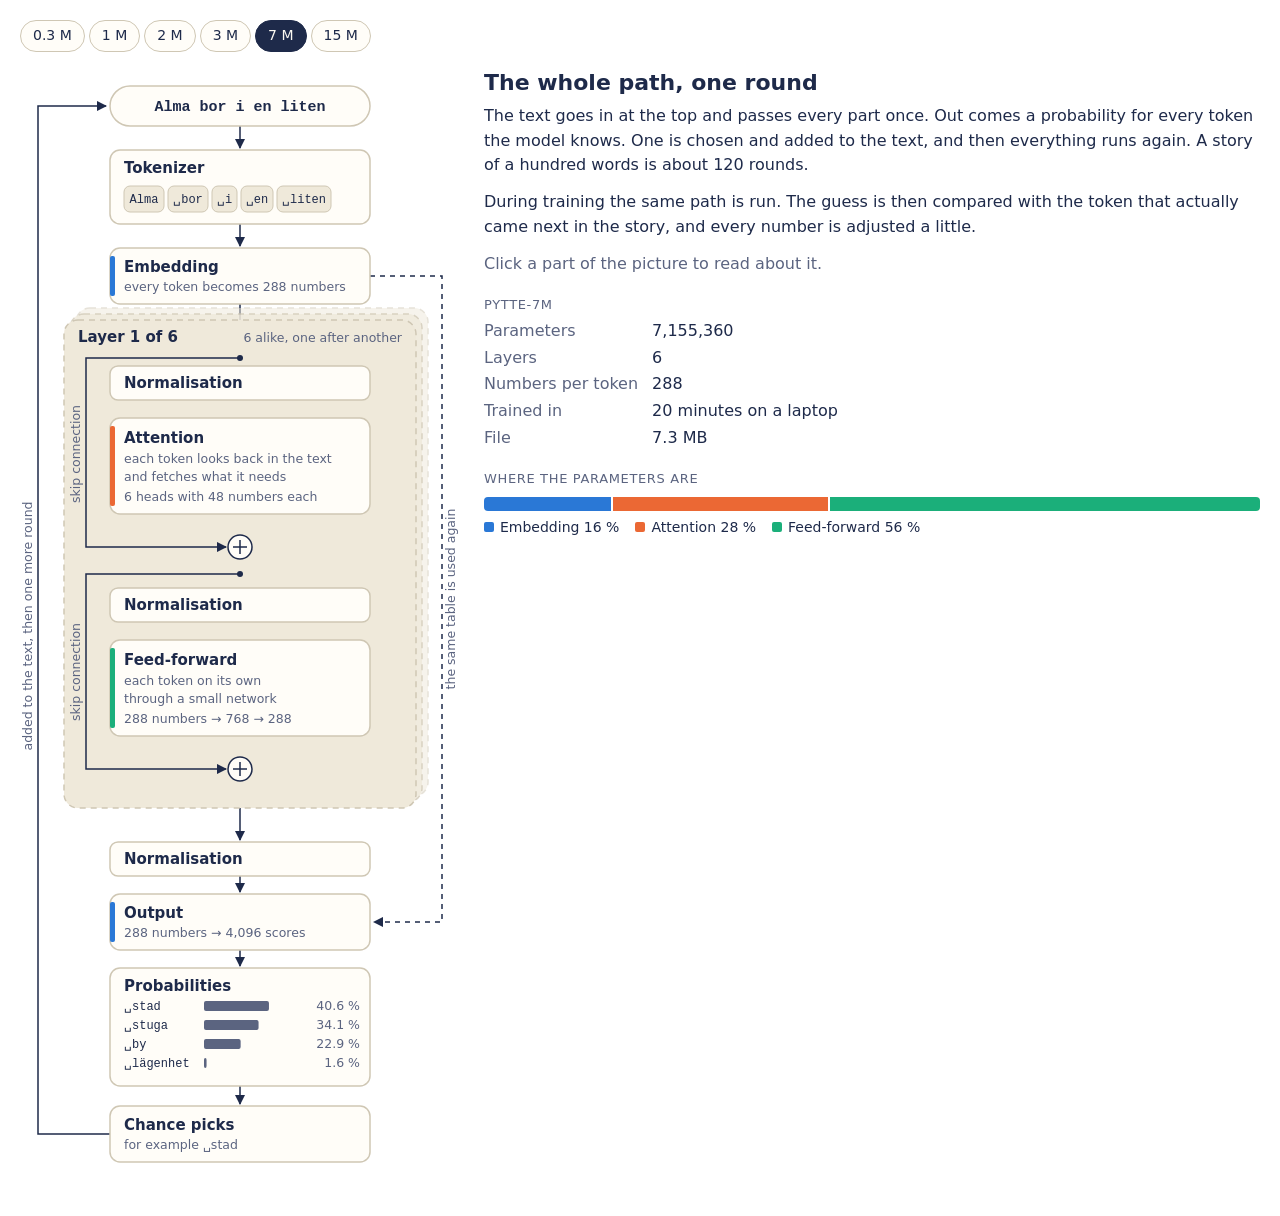
<file: web/arkitektur-embed.en.html>
<!doctype html>
<html lang="en" data-mode="embed">
<head>
<meta charset="utf-8">
<meta name="viewport" content="width=device-width, initial-scale=1">
<title>How Pytte works</title>
<link rel="icon" href="pytte-mark.svg">
<script>(function () { var t = new URLSearchParams(location.search).get("theme"); if (t === "light" || t === "dark") document.documentElement.setAttribute("data-theme", t); })();</script>
<style>
:root {
  --bg: #FBF8F1; --card: #FFFDF8; --ink: #1E2A4A; --muted: #5B6480; --line: #CFC7B4; --soft: #EFE9DA;
  --accent: #F2B632; --c-emb: #2a78d6; --c-attn: #eb6834; --c-ff: #1baf7a;
}
@media (prefers-color-scheme: dark) {
  :root:not([data-theme="light"]) { --bg: #151916; --card: #1E231F; --ink: #ECEBE4; --muted: #A3A79C; --line: #454C45; --soft: #262C27;
          --c-emb: #5a9ae6; --c-attn: #f08a5d; --c-ff: #3fc795; }
}
:root[data-theme="dark"] { --bg: #151916; --card: #1E231F; --ink: #ECEBE4; --muted: #A3A79C; --line: #454C45; --soft: #262C27;
          --c-emb: #5a9ae6; --c-attn: #f08a5d; --c-ff: #3fc795; }
}
* { box-sizing: border-box; }
body { margin: 0; background: var(--bg); color: var(--ink); font: 16px/1.55 -apple-system, "Segoe UI", system-ui, sans-serif; }
main { max-width: 760px; margin: 0 auto; padding: 32px 16px 64px; }
h1 { font-size: 28px; margin: 0 0 8px; }
h2 { font-size: 18px; margin: 0 0 6px; }
p { margin: 0 0 12px; }
.muted { color: var(--muted); }
.draft { display: inline-block; font-size: 12px; letter-spacing: .06em; text-transform: uppercase; border: 1px solid var(--line); border-radius: 99px; padding: 2px 10px; color: var(--muted); margin-bottom: 12px; }

/* the small picture */
.thumb { display: block; width: 100%; margin: 20px 0 6px; padding: 14px 14px 8px; background: var(--card); color: inherit; border: 1px solid var(--line); border-radius: 16px; cursor: zoom-in; font: inherit; text-align: left; }
.thumb:hover, .thumb:focus-visible { border-color: var(--ink); outline: none; }
.thumb svg { display: block; width: 100%; height: auto; }
.thumb .open { display: block; margin-top: 6px; font-size: 14px; color: var(--muted); }
figure { margin: 0; }
figcaption { font-size: 14px; color: var(--muted); }

/* shared SVG styling (no <style> inside the SVGs) */
svg text { fill: currentColor; font-family: inherit; }
.box { fill: var(--card); stroke: var(--line); stroke-width: 1.5; }
.t { font-size: 15px; font-weight: 650; }
.s { font-size: 12.5px; fill: var(--muted); }
svg text.s { fill: var(--muted); }
.flow { stroke: currentColor; stroke-width: 1.5; fill: none; }
.dash { stroke-dasharray: 5 5; }
.frame { fill: var(--soft); stroke: var(--line); stroke-width: 1.5; stroke-dasharray: 6 5; }
.mono { font-family: ui-monospace, "SF Mono", Menlo, monospace; }
.chip { fill: var(--soft); stroke: var(--line); }
.edge-emb { fill: var(--c-emb); } .edge-attn { fill: var(--c-attn); } .edge-ff { fill: var(--c-ff); }
.part { cursor: pointer; }
.part:focus { outline: none; }
.part:hover .box, .part:focus-visible .box { stroke: var(--ink); }
.part.sel .box { stroke: var(--accent); stroke-width: 3; }
.plus { fill: var(--card); stroke: currentColor; stroke-width: 1.5; }
.bar { fill: var(--muted); }

/* the big picture */
dialog { width: min(1040px, 100vw - 16px); max-width: none; height: min(92vh, 1200px); max-height: none; padding: 0; border: 1px solid var(--line); border-radius: 18px; background: var(--bg); color: var(--ink); overflow: hidden; }
dialog::backdrop { background: rgba(10, 12, 10, .6); }
.dlg { display: flex; flex-direction: column; height: 100%; }
.dlg header { display: flex; flex-wrap: wrap; gap: 8px 16px; align-items: center; padding: 12px 16px; border-bottom: 1px solid var(--line); }
.dlg header h2 { margin: 0; flex: 1 1 auto; }
.sizes { display: flex; flex-wrap: wrap; gap: 4px; }
.sizes button, .close { font: inherit; font-size: 14px; color: inherit; background: var(--card); border: 1px solid var(--line); border-radius: 99px; padding: 4px 12px; cursor: pointer; }
.sizes button[aria-pressed="true"] { background: var(--ink); color: var(--bg); border-color: var(--ink); }
.dlg .body { flex: 1; min-height: 0; display: grid; grid-template-columns: minmax(0, 440px) minmax(0, 1fr); }
.dia { overflow-y: auto; padding: 16px; border-right: 1px solid var(--line); }
.dia svg { display: block; width: 100%; max-width: 440px; height: auto; margin: 0 auto; }
.panel { overflow-y: auto; padding: 20px 22px 28px; }
.panel h3 { font-size: 22px; margin: 0 0 4px; }
.panel .kicker { font-size: 13px; letter-spacing: .05em; text-transform: uppercase; color: var(--muted); margin: 18px 0 4px; }
.panel code { font-family: ui-monospace, "SF Mono", Menlo, monospace; font-size: 13.5px; background: var(--soft); padding: 1px 5px; border-radius: 5px; }
.facts { display: grid; grid-template-columns: auto 1fr; gap: 2px 14px; margin: 0; font-variant-numeric: tabular-nums; }
.facts dt { color: var(--muted); } .facts dd { margin: 0; }
.share { display: flex; gap: 2px; height: 14px; margin: 8px 0 6px; border-radius: 4px; overflow: hidden; }
.share span { display: block; }
.legend { display: flex; flex-wrap: wrap; gap: 4px 16px; font-size: 14px; font-variant-numeric: tabular-nums; }
.legend i { display: inline-block; width: 10px; height: 10px; border-radius: 2px; margin-right: 6px; }
.back { font: inherit; font-size: 14px; color: var(--muted); background: none; border: 0; padding: 0; margin: 0 0 10px; cursor: pointer; text-decoration: underline; }
@media (max-width: 760px) {
  dialog { height: 96vh; }
  .dlg header h2 { order: 1; } .dlg header .close { order: 2; } .dlg header .sizes { order: 3; width: 100%; }
  .dlg .body { grid-template-columns: 1fr; grid-template-rows: minmax(0, 1fr) minmax(0, 44%); }
  .dia { border-right: 0; border-bottom: 1px solid var(--line); }
  .panel { padding: 14px 16px 20px; }
  .panel h3 { font-size: 19px; }
}

/* embed mode (<html data-mode="embed">): the big picture inline, for an iframe on the Pytte page */
html[data-mode="embed"] body { background: transparent; }
html[data-mode="embed"] main { max-width: none; padding: 20px; }
html[data-mode="embed"] .dlg { height: auto; }
html[data-mode="embed"] .dlg header { border: 0; padding: 0 0 14px; }
html[data-mode="embed"] .dlg header h2, html[data-mode="embed"] .close { display: none; }
html[data-mode="embed"] .dlg .body { position: relative; align-items: start; grid-template-rows: none; }
html[data-mode="embed"] .dia { overflow: visible; padding: 0; border: 0; }
html[data-mode="embed"] .panel { overflow: visible; padding: 0 0 0 24px; transition: margin-top .25s; }
@media (max-width: 760px) {
  html[data-mode="embed"] .dlg .body { display: flex; flex-direction: column; align-items: stretch; }
  html[data-mode="embed"] .panel { order: -1; padding: 0 0 16px; transition: none; }
  html[data-mode="embed"] .panel.pop { position: absolute; left: 0; right: 0; z-index: 2; order: 0; padding: 14px 16px 16px; background: var(--card); border: 1px solid var(--line); border-radius: 14px; box-shadow: 0 12px 32px rgba(0, 0, 0, .28); }
}
</style>
</head>
<body>
<main>
  <p style="margin:0 0 16px"><a class="muted" id="back" href="../en/pytte" style="font-size:15px;text-decoration:none">← Pytte</a> <span class="muted">·</span> <a class="muted" href="inuti.en.html" style="font-size:15px;text-decoration:none">Inside Pytte</a></p>
  <h1>How Pytte works</h1>
  <p>Pytte does one thing: it guesses the next piece of text. The picture shows the path from what you write to that guess. Click it to see every part, what it does and how big it is.</p>

  <figure>
    <button class="thumb" id="open" aria-haspopup="dialog">
      <svg viewBox="0 0 720 150" role="img" aria-label="Text becomes tokens, tokens become numbers, the numbers pass through the layers and out come probabilities for the next token. The chosen token is added to the text and everything runs again.">
        <defs><marker id="a1" viewBox="0 0 10 10" refX="9" refY="5" markerWidth="7" markerHeight="7" orient="auto-start-reverse"><path d="M0 0 10 5 0 10z" fill="currentColor"/></marker></defs>
        <g id="thumb-chips"></g>
        <path class="flow" d="M665 82 V122 H55 V84" marker-end="url(#a1)"/>
        <text class="s" x="360" y="140" text-anchor="middle">the chosen token is added to the text, and round it goes again</text>
      </svg>
      <span class="open">Open the full picture</span>
    </button>
    <figcaption>The same path in all six models. Only the size of the parts differs.</figcaption>
  </figure>
</main>

<dialog id="big" aria-labelledby="big-title">
  <div class="dlg">
    <header>
      <h2 id="big-title">How Pytte works</h2>
      <div class="sizes" id="sizes" role="group" aria-label="Model size"></div>
      <button class="close" id="close">Close</button>
    </header>
    <div class="body">
      <div class="dia">
        <svg id="dia" viewBox="0 0 440 1130" role="img" aria-label="The architecture from top to bottom: text, tokenizer, embedding, the layers with normalisation, attention and feed-forward, the final normalisation, output, probabilities and the choice of the next token.">
          <defs><marker id="a2" viewBox="0 0 10 10" refX="9" refY="5" markerWidth="7" markerHeight="7" orient="auto-start-reverse"><path d="M0 0 10 5 0 10z" fill="currentColor"/></marker></defs>

          <!-- the loop back to the text, and the shared table -->
          <path class="flow" d="M90 1068 H18 V40 H86" marker-end="url(#a2)"/>
          <text class="s" transform="translate(12 560) rotate(-90)" text-anchor="middle">added to the text, then one more round</text>
          <path class="flow dash" d="M350 210 H422 V856 H354" marker-end="url(#a2)"/>
          <text class="s" transform="translate(435 533) rotate(-90)" text-anchor="middle">the same table is used again</text>

          <!-- main line -->
          <path class="flow" d="M220 60 V82" marker-end="url(#a2)"/>
          <path class="flow" d="M220 158 V180" marker-end="url(#a2)"/>
          <path class="flow" d="M220 238 V298" marker-end="url(#a2)"/>
          <path class="flow" d="M220 334 V350" marker-end="url(#a2)"/>
          <path class="flow" d="M220 448 V468" marker-end="url(#a2)"/>
          <path class="flow" d="M220 494 V520" marker-end="url(#a2)"/>
          <path class="flow" d="M220 556 V572" marker-end="url(#a2)"/>
          <path class="flow" d="M220 670 V690" marker-end="url(#a2)"/>
          <path class="flow" d="M220 716 V774" marker-end="url(#a2)"/>
          <path class="flow" d="M220 810 V826" marker-end="url(#a2)"/>
          <path class="flow" d="M220 884 V900" marker-end="url(#a2)"/>
          <path class="flow" d="M220 1020 V1038" marker-end="url(#a2)"/>

          <g class="part" data-part="text" tabindex="0" role="button" aria-label="The text">
            <rect class="box" x="90" y="20" width="260" height="40" rx="20"/>
            <text class="t mono" x="220" y="45" text-anchor="middle">Alma bor i en liten</text>
          </g>

          <g class="part" data-part="tok" tabindex="0" role="button" aria-label="Tokenizer">
            <rect class="box" x="90" y="84" width="260" height="74" rx="10"/>
            <text class="t" x="104" y="107">Tokenizer</text>
            <g id="chips"></g>
          </g>

          <g class="part" data-part="emb" tabindex="0" role="button" aria-label="Embedding">
            <rect class="box" x="90" y="182" width="260" height="56" rx="10"/>
            <rect class="edge-emb" x="90" y="190" width="5" height="40" rx="2"/>
            <text class="t" x="104" y="206">Embedding</text>
            <text class="s" x="104" y="225" id="emb-sub"></text>
          </g>

          <!-- one layer, with the others stacked behind it -->
          <rect class="frame" x="56" y="242" width="352" height="488" rx="14" opacity=".5"/>
          <rect class="frame" x="50" y="248" width="352" height="488" rx="14" opacity=".75"/>
          <g class="part" data-part="layer" tabindex="0" role="button" aria-label="The layers">
            <rect class="frame box" x="44" y="254" width="352" height="488" rx="14"/>
            <text class="t" x="58" y="276" id="layer-title"></text>
            <text class="s" x="382" y="276" text-anchor="end" id="layer-sub"></text>
          </g>

          <!-- skip connections -->
          <g class="part" data-part="res" tabindex="0" role="button" aria-label="Skip connection">
            <path class="flow" d="M220 292 H66 V481 H206" marker-end="url(#a2)"/>
            <path class="flow" d="M220 508 H66 V703 H206" marker-end="url(#a2)"/>
            <circle cx="220" cy="292" r="3" fill="currentColor"/><circle cx="220" cy="508" r="3" fill="currentColor"/>
            <text class="s" transform="translate(60 388) rotate(-90)" text-anchor="middle">skip connection</text>
            <text class="s" transform="translate(60 606) rotate(-90)" text-anchor="middle">skip connection</text>
            <circle class="plus" cx="220" cy="481" r="12"/><path class="flow" d="M213 481 H227 M220 474 V488"/>
            <circle class="plus" cx="220" cy="703" r="12"/><path class="flow" d="M213 703 H227 M220 696 V710"/>
          </g>

          <g class="part" data-part="norm" tabindex="0" role="button" aria-label="Normalisation">
            <rect class="box" x="90" y="300" width="260" height="34" rx="8"/>
            <text class="t" x="104" y="322">Normalisation</text>
          </g>
          <g class="part" data-part="attn" tabindex="0" role="button" aria-label="Attention">
            <rect class="box" x="90" y="352" width="260" height="96" rx="10"/>
            <rect class="edge-attn" x="90" y="360" width="5" height="80" rx="2"/>
            <text class="t" x="104" y="377">Attention</text>
            <text class="s" x="104" y="397">each token looks back in the text</text>
            <text class="s" x="104" y="415">and fetches what it needs</text>
            <text class="s" x="104" y="435" id="attn-sub"></text>
          </g>
          <g class="part" data-part="norm" tabindex="0" role="button" aria-label="Normalisation">
            <rect class="box" x="90" y="522" width="260" height="34" rx="8"/>
            <text class="t" x="104" y="544">Normalisation</text>
          </g>
          <g class="part" data-part="ff" tabindex="0" role="button" aria-label="Feed-forward">
            <rect class="box" x="90" y="574" width="260" height="96" rx="10"/>
            <rect class="edge-ff" x="90" y="582" width="5" height="80" rx="2"/>
            <text class="t" x="104" y="599">Feed-forward</text>
            <text class="s" x="104" y="619">each token on its own</text>
            <text class="s" x="104" y="637">through a small network</text>
            <text class="s" x="104" y="657" id="ff-sub"></text>
          </g>

          <g class="part" data-part="norm" tabindex="0" role="button" aria-label="The final normalisation">
            <rect class="box" x="90" y="776" width="260" height="34" rx="8"/>
            <text class="t" x="104" y="798">Normalisation</text>
          </g>
          <g class="part" data-part="out" tabindex="0" role="button" aria-label="Output">
            <rect class="box" x="90" y="828" width="260" height="56" rx="10"/>
            <rect class="edge-emb" x="90" y="836" width="5" height="40" rx="2"/>
            <text class="t" x="104" y="852">Output</text>
            <text class="s" x="104" y="871" id="out-sub"></text>
          </g>
          <g class="part" data-part="prob" tabindex="0" role="button" aria-label="Probabilities">
            <rect class="box" x="90" y="902" width="260" height="118" rx="10"/>
            <text class="t" x="104" y="925">Probabilities</text>
            <g id="probs"></g>
          </g>
          <g class="part" data-part="pick" tabindex="0" role="button" aria-label="Chance picks">
            <rect class="box" x="90" y="1040" width="260" height="56" rx="10"/>
            <text class="t" x="104" y="1064">Chance picks</text>
            <text class="s" x="104" y="1083" id="pick-sub"></text>
          </g>
        </svg>
      </div>
      <div class="panel" id="panel" aria-live="polite"></div>
    </div>
  </div>
</dialog>

<script>
// Every number here comes from the release models: the configs and parameter counts in paper/results.json
// (the counts are recomputed from the config and match the checkpoints exactly), the .bin file sizes, and the
// tokens and next-token probabilities the models give for the example sentence in the "Under huven" tab.
const M = {
  "0.3m": { label: "0.3 M", dim: 64,  layers: 4, heads: 4, kv: 2, ff: 192,  vocab: 2048, total: 328256,   min: 5,  mb: "0.38",
            tokens: ["Al","ma","␣bor","␣i","␣en","␣liten"], probs: [["␣stad",45.4],["␣by",26.2],["␣stuga",23.0],["␣lägenhet",2.8]] },
  "1m":   { label: "1 M",   dim: 128, layers: 4, heads: 4, kv: 4, ff: 352,  vocab: 4096, total: 1328256,  min: 8,  mb: "1.4",
            tokens: ["Alma","␣bor","␣i","␣en","␣liten"], probs: [["␣stad",49.2],["␣by",25.3],["␣stuga",22.2],["␣lägenhet",2.6]] },
  "2m":   { label: "2 M",   dim: 160, layers: 5, heads: 5, kv: 5, ff: 448,  vocab: 4096, total: 2244320,  min: 10, mb: "2.4",
            tokens: ["Alma","␣bor","␣i","␣en","␣liten"], probs: [["␣stad",51.7],["␣stuga",23.3],["␣by",21.3],["␣lägenhet",2.9]] },
  "3m":   { label: "3 M",   dim: 192, layers: 6, heads: 6, kv: 6, ff: 512,  vocab: 4096, total: 3443136,  min: 12, mb: "3.6",
            tokens: ["Alma","␣bor","␣i","␣en","␣liten"], probs: [["␣by",42.2],["␣stad",32.3],["␣stuga",22.7],["␣lägenhet",2.0]] },
  "7m":   { label: "7 M",   dim: 288, layers: 6, heads: 6, kv: 6, ff: 768,  vocab: 4096, total: 7155360,  min: 20, mb: "7.3",
            tokens: ["Alma","␣bor","␣i","␣en","␣liten"], probs: [["␣stad",40.6],["␣stuga",34.1],["␣by",22.9],["␣lägenhet",1.6]] },
  "15m":  { label: "15 M",  dim: 384, layers: 8, heads: 6, kv: 6, ff: 1024, vocab: 4096, total: 15735168, min: 30, mb: "16",
            tokens: ["Alma","␣bor","␣i","␣en","␣liten"], probs: [["␣stad",61.6],["␣by",22.9],["␣stuga",14.1],["␣lägenhet",1.0]] },
};
// The parameter counts per part are computed from the configuration and checked against the checkpoint totals.
for (const m of Object.values(M)) {
  const hd = m.dim / m.heads;
  m.hd = hd;
  m.attn = m.layers * (2 * m.dim * m.dim + 2 * m.dim * m.kv * hd);
  m.ffp = m.layers * 3 * m.dim * m.ff;
  m.norm = (2 * m.layers + 1) * m.dim;
  m.emb = m.vocab * m.dim;
  console.assert(m.emb + m.attn + m.ffp + m.norm === m.total, "parameter count does not add up", m.label);
}

const NS = "http://www.w3.org/2000/svg";
const $ = (id) => document.getElementById(id);
const el = (name, attrs, text) => { const e = document.createElementNS(NS, name); for (const k in attrs) e.setAttribute(k, attrs[k]); if (text != null) e.textContent = text; return e; };
const n = (x) => x.toLocaleString("en-US").replace(/\s/g, " ");
const pct = (x, d = 0) => (100 * x).toFixed(d) + " %";
let size = "7m", sel = null, selEl = null;
const EMBED = document.documentElement.dataset.mode === "embed";

// ---- the small picture
(() => {
  const g = $("thumb-chips"), items = ["Text", "Tokens", "Numbers", "Layers", "Probabilities", "Next token"];
  const w = 100, gap = 22, x0 = 5;
  items.forEach((t, i) => {
    const x = x0 + i * (w + gap);
    if (t === "Layers") { g.append(el("rect", { class: "box", x: x + 8, y: 26, width: w, height: 50, rx: 10 }), el("rect", { class: "box", x: x + 4, y: 30, width: w, height: 50, rx: 10 })); }
    g.append(el("rect", { class: "box", x, y: 34, width: w, height: 50, rx: 10 }));
    g.append(el("text", { class: "t", x: x + w / 2, y: 64, "text-anchor": "middle", "font-size": 14 }, t));
    if (i < items.length - 1) g.append(el("path", { class: "flow", d: `M${x + w + (t === "Layers" ? 9 : 1)} 59 H${x + w + gap - 1}`, "marker-end": "url(#a1)" }));
  });
})();

// ---- the big picture: everything that depends on the model size
function draw() {
  const m = M[size];
  $("emb-sub").textContent = `every token becomes ${m.dim} numbers`;
  $("layer-title").textContent = `Layer 1 of ${m.layers}`;
  $("layer-sub").textContent = `${m.layers} alike, one after another`;
  $("attn-sub").textContent = `${m.heads} heads with ${m.hd} numbers each`;
  $("ff-sub").textContent = `${m.dim} numbers → ${n(m.ff)} → ${m.dim}`;
  $("out-sub").textContent = `${m.dim} numbers → ${n(m.vocab)} scores`;
  $("pick-sub").textContent = `for example ${m.probs[0][0]}`;
  const chips = $("chips"); chips.replaceChildren();
  let x = 104;
  for (const t of m.tokens) {
    const w = Math.round(t.length * 7.4 + 10);
    chips.append(el("rect", { class: "chip", x, y: 120, width: w, height: 26, rx: 6 }), el("text", { class: "mono", x: x + w / 2, y: 137, "text-anchor": "middle", "font-size": 12 }, t));
    x += w + 4;
  }
  const probs = $("probs"); probs.replaceChildren();
  m.probs.forEach(([t, p], i) => {
    const y = 944 + i * 19;
    probs.append(el("text", { class: "mono", x: 104, y, "font-size": 12 }, t), el("rect", { class: "bar", x: 184, y: y - 9, width: Math.max(2, p * 1.6), height: 10, rx: 2 }),
                 el("text", { class: "s", x: 340, y, "text-anchor": "end" }, p.toFixed(1) + " %"));
  });
  [...$("sizes").children].forEach((b) => b.setAttribute("aria-pressed", b.dataset.size === size));
  document.querySelectorAll("#dia .part").forEach((p) => p.classList.toggle("sel", p.dataset.part === sel));
  panel();
  place();
}

// ---- embed mode: the detail sits beside the clicked part (wide) or as a card just under it (narrow)
function place() {
  if (!EMBED) return;
  const p = $("panel"), body = document.querySelector(".dlg .body"), narrow = matchMedia("(max-width: 760px)").matches;
  p.classList.toggle("pop", narrow && !!sel); p.style.marginTop = ""; p.style.top = ""; body.style.minHeight = "";
  if (!sel || !selEl) return;
  const r = selEl.getBoundingClientRect(), b = body.getBoundingClientRect();
  if (narrow) { const top = r.bottom - b.top + 8; p.style.top = top + "px"; body.style.minHeight = Math.max(b.height, top + p.offsetHeight + 8) + "px"; }   // the card may reach below the picture
  else p.style.marginTop = Math.max(0, Math.min(r.top - b.top, b.height - p.offsetHeight)) + "px";
}

// ---- the explanations
const P = {
  text: { title: "The text", what: (m) => `What you have written, plus everything the model itself has added so far. The example here is <i>Alma bor i en liten</i>, Swedish for “Alma lives in a small”.`,
    why: () => `The model has no memory beyond the text. All it knows about the story so far is what stands here, at most 512 tokens back.` },
  tok: { title: "Tokenizer", what: (m) => `Splits the text into pieces called tokens and swaps each piece for a number. Common words become one piece, rare ones are split into several. The space belongs to the word after it, which is why the pieces start with ␣.`,
    why: (m) => `A model computes with numbers, not letters. The tokenizer learned its ${n(m.vocab)} pieces from the stories, so the words that are common there get a piece of their own.`,
    num: (m) => [["Different tokens", n(m.vocab)], ["The example", `${m.tokens.length} tokens`], ["Parameters", "none, it is a word list"]], code: "pytte/tokenizer.py" },
  emb: { title: "Embedding", what: (m) => `A table with one row per token and ${m.dim} numbers in each row. Every token number is swapped for its row. After this step the text is ${m.dim} numbers per token, and those numbers are what the rest of the model works with.`,
    why: () => `The numbers are the model's description of what a token means. Nobody wrote them in. They start out random and are adjusted during training.`,
    num: (m) => [["Size of the table", `${n(m.vocab)} × ${m.dim}`], ["Parameters", n(m.emb)], ["Share of the model", pct(m.emb / m.total)]], code: "pytte/model.py · self.embed" },
  layer: { title: "The layers", what: (m) => `A layer does two things in a row: attention, where tokens fetch information from each other, and feed-forward, where every token is processed on its own. The model has ${m.layers} such layers. They are built alike but have their own numbers.`,
    why: () => `Every layer adds a little to the one before, and the answer takes shape step by step. What each individual layer does in Pytte I have not investigated.`,
    num: (m) => [["Layers", m.layers], ["Parameters per layer", n((m.attn + m.ffp) / m.layers + 2 * m.dim)], ["Share of the model", pct((m.attn + m.ffp) / m.total)]], code: "pytte/model.py · class Block" },
  norm: { title: "Normalisation", what: (m) => `Rescales the ${m.dim} numbers of every token so that they keep roughly the same size. It sits before attention and before feed-forward in every layer, and once more after the last layer.`,
    why: () => `Without it the numbers can grow or shrink with every layer, and training becomes unstable. This variant is called RMSNorm.`,
    num: (m) => [["How many", `${2 * m.layers + 1}`], ["Parameters", `${n(m.norm)}, that is ${pct(m.norm / m.total, 2)}`]], code: "pytte/model.py · nn.RMSNorm" },
  attn: { title: "Attention", what: (m) => `Here every token looks at the tokens that came before. Every token asks a question, and every earlier token has a key and a content. The question is compared with the keys, and the content of those that fit best is blended together. That is how <i>liten</i> can pick up that the text is about <i>Alma</i> and that the word before was <i>en</i>.`,
    why: () => `It is the only place where tokens exchange information with each other. Two things make it work for text: a token may only look backwards, or it would see the answer during training. And questions and keys are rotated by an angle that depends on the position in the text, so that the model knows how far apart two tokens are. The latter is called RoPE.`,
    num: (m) => [["Heads", `${m.heads}, with ${m.hd} numbers each`], ...(m.kv < m.heads ? [["Keys and contents", `${m.kv} sets shared by the heads`]] : []), ["Parameters", n(m.attn)], ["Share of the model", pct(m.attn / m.total)]], code: "pytte/model.py · class Attention" },
  res: { title: "Skip connection", what: () => `What attention and feed-forward compute is added to what came in, instead of replacing it. The plus sign in the picture is that addition.`,
    why: () => `Each layer then only has to learn a change. The information also has a straight path through the whole model, which makes it possible to train.`,
    num: () => [["Parameters", "none"]], code: "pytte/model.py · x = x + ..." },
  ff: { title: "Feed-forward", what: (m) => `Every token is processed on its own. The ${m.dim} numbers are expanded to ${n(m.ff)}, pass through a gate that lets some through and dampens others, and are squeezed back to ${m.dim}.`,
    why: () => `Attention moves information between tokens. Here it is processed. This is also where most of the model's numbers are. This variant is called SwiGLU.`,
    num: (m) => [["Size", `${m.dim} → ${n(m.ff)} → ${m.dim}`], ["Parameters", n(m.ffp)], ["Share of the model", pct(m.ffp / m.total)]], code: "pytte/model.py · class SwiGLU" },
  out: { title: "Output", what: (m) => `The ${m.dim} numbers of the last token are compared with every row of the embedding table. Each comparison gives a score, so out come ${n(m.vocab)} scores, one for every token that could come next.`,
    why: (m) => `The table is the same one as in the embedding, used the other way round. That saves ${n(m.emb)} parameters, which is a lot in a model this small.`,
    num: (m) => [["Own parameters", "none, the table is shared"], ["Saved by sharing", n(m.emb)]], code: "pytte/model.py · self.embed.as_linear" },
  prob: { title: "Probabilities", what: (m) => `The scores are converted into probabilities that add up to 100 %. The picture shows the four most likely for the example. The figures are the model's own, taken from the ${m.label} model.`,
    why: () => `The model never answers with one word. It answers with a distribution over all tokens, and it is often unsure between several reasonable continuations.`,
    num: (m) => m.probs.map(([t, p]) => [t, p.toFixed(1) + " %"]), code: "run.c · softmax" },
  pick: { title: "Chance picks", what: () => `A token is drawn at random, with likely tokens drawn more often. Two settings control it: the temperature 0.8 makes the likely ones a little more likely, and top-p 0.95 removes the least likely ones altogether.`,
    why: () => `Chance is why the same opening gives different stories. The random seed in the demo decides which draws are made, so the same seed gives the same story.`,
    num: () => [["Temperature", "0.8"], ["Top-p", "0.95"], ["Parameters", "none"]], code: "pytte/sample.py · run.c" },
};

function panel() {
  const m = M[size], p = $("panel");
  if (!sel) {
    p.innerHTML = `<h3>The whole path, one round</h3>
      <p>The text goes in at the top and passes every part once. Out comes a probability for every token the model knows. One is chosen and added to the text, and then everything runs again. A story of a hundred words is about 120 rounds.</p>
      <p>During training the same path is run. The guess is then compared with the token that actually came next in the story, and every number is adjusted a little.</p>
      <p class="muted">Click a part of the picture to read about it.</p>
      <div class="kicker">pytte-${size}</div>
      <dl class="facts"><dt>Parameters</dt><dd>${n(m.total)}</dd><dt>Layers</dt><dd>${m.layers}</dd><dt>Numbers per token</dt><dd>${m.dim}</dd>
        <dt>Trained in</dt><dd>${m.min} minutes on a laptop</dd><dt>File</dt><dd>${m.mb} MB</dd></dl>
      <div class="kicker">Where the parameters are</div>
      <div class="share" role="img" aria-label="Embedding ${pct(m.emb / m.total)}, attention ${pct(m.attn / m.total)}, feed-forward ${pct(m.ffp / m.total)}">
        <span style="flex:${m.emb};background:var(--c-emb)"></span><span style="flex:${m.attn};background:var(--c-attn)"></span><span style="flex:${m.ffp};background:var(--c-ff)"></span></div>
      <div class="legend"><span><i style="background:var(--c-emb)"></i>Embedding ${pct(m.emb / m.total)}</span><span><i style="background:var(--c-attn)"></i>Attention ${pct(m.attn / m.total)}</span><span><i style="background:var(--c-ff)"></i>Feed-forward ${pct(m.ffp / m.total)}</span></div>`;
    return;
  }
  const d = P[sel];
  const rows = d.num ? d.num(m).map(([k, v]) => `<dt>${k}</dt><dd>${v}</dd>`).join("") : "";
  p.innerHTML = `<button class="back">To the overview</button><h3>${d.title}</h3>
    <div class="kicker">What it does</div><p>${d.what(m)}</p>
    <div class="kicker">Why</div><p>${d.why(m)}</p>
    ${rows ? `<div class="kicker">In pytte-${size}</div><dl class="facts">${rows}</dl>` : ""}
    ${d.code ? `<div class="kicker">In the code</div><p><code>${d.code}</code></p>` : ""}`;
  p.querySelector(".back").onclick = () => { sel = null; draw(); };
}

// ---- wiring
if (!location.pathname.startsWith("/pytte/")) document.getElementById("back").href = "index.html";   // local preview: the demo page
for (const k of Object.keys(M)) { const b = document.createElement("button"); b.textContent = M[k].label; b.dataset.size = k; b.onclick = () => { size = k; draw(); }; $("sizes").append(b); }
document.querySelectorAll("#dia .part").forEach((p) => {
  const pick = () => { sel = sel === p.dataset.part && selEl === p ? null : p.dataset.part; selEl = sel ? p : null; draw(); };
  p.addEventListener("click", (e) => { e.stopPropagation(); pick(); });
  p.addEventListener("keydown", (e) => { if (e.key === "Enter" || e.key === " ") { e.preventDefault(); pick(); } });
});
$("open").onclick = () => { $("big").showModal(); };
if (EMBED) {
  document.querySelector("main").replaceChildren(document.querySelector(".dlg"));
  // the page that embeds this sizes the iframe from these messages (the content height, which unlike scrollHeight can also shrink)
  const tell = () => parent.postMessage({ type: "pytte-embed-height", height: Math.ceil(document.body.getBoundingClientRect().height) }, "*");
  new ResizeObserver(tell).observe(document.body); addEventListener("resize", () => { place(); tell(); });
  // the embedding page can switch the theme without a reload: postMessage({type: "pytte-theme", theme: "light" | "dark"})
  addEventListener("message", (e) => { const m = e.data; if (m && m.type === "pytte-theme" && (m.theme === "light" || m.theme === "dark")) document.documentElement.dataset.theme = m.theme; });
}
$("close").onclick = () => $("big").close();
$("big").addEventListener("click", (e) => { if (e.target === $("big")) $("big").close(); });
draw();
if (!EMBED && location.hash === "#stor") $("big").showModal();
</script>
</body>
</html>
</file>
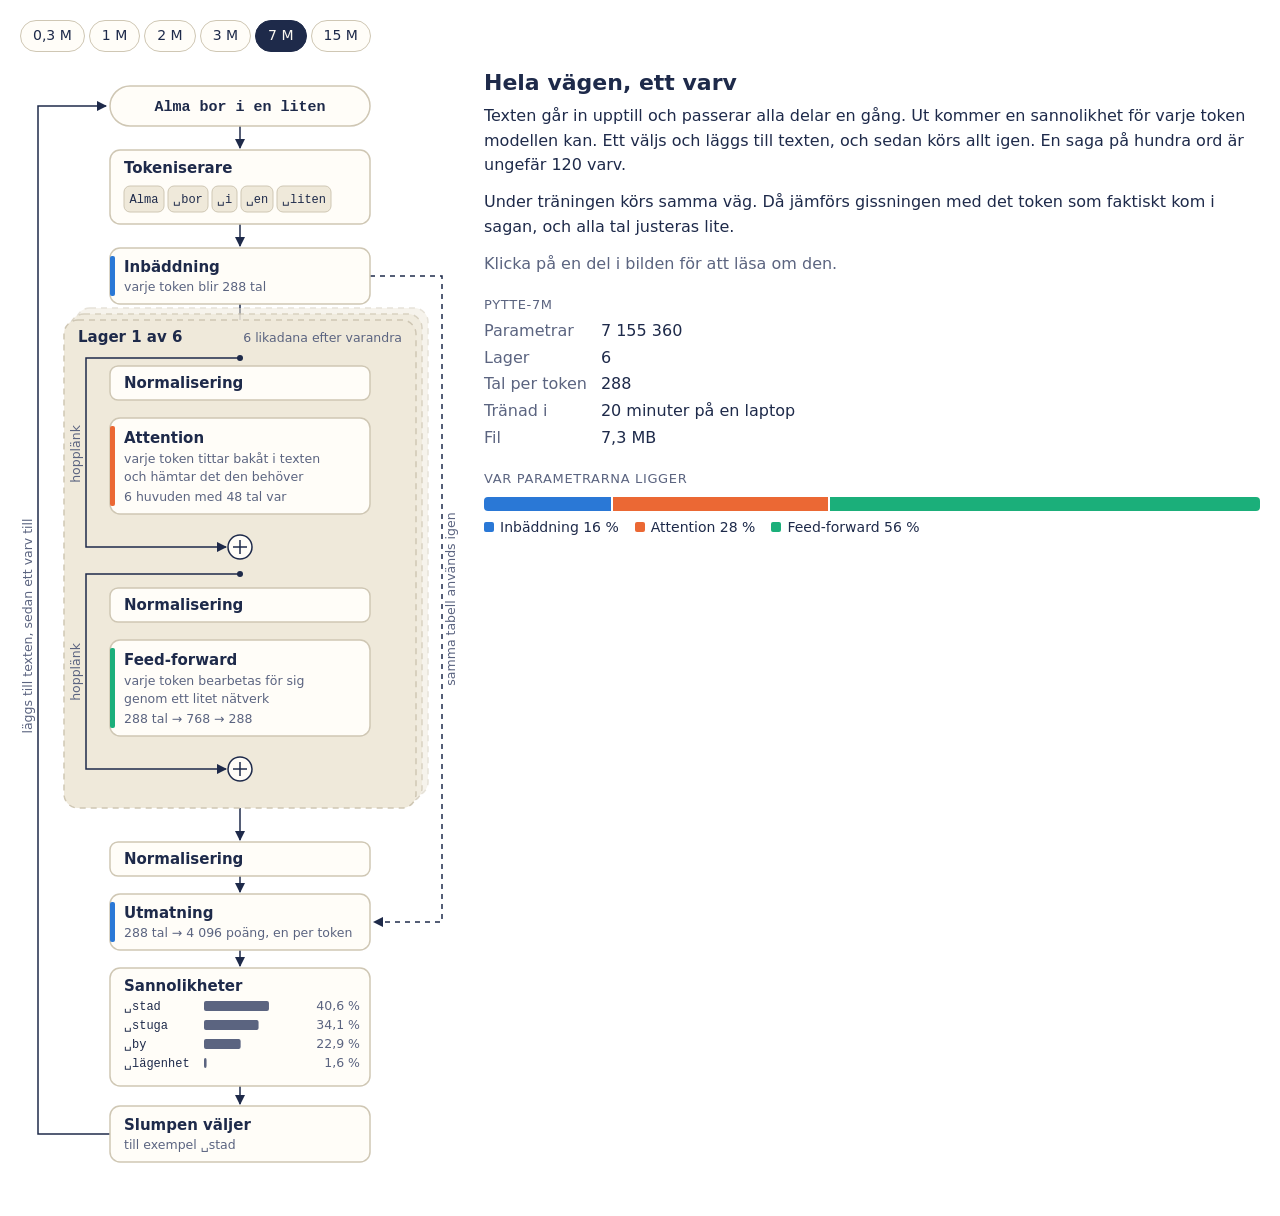
<file: web/arkitektur-embed.html>
<!doctype html>
<html lang="sv" data-mode="embed">
<head>
<meta charset="utf-8">
<meta name="viewport" content="width=device-width, initial-scale=1">
<title>Så fungerar Pytte</title>
<link rel="icon" href="pytte-mark.svg">
<script>(function () { var t = new URLSearchParams(location.search).get("theme"); if (t === "light" || t === "dark") document.documentElement.setAttribute("data-theme", t); })();</script>
<style>
:root {
  --bg: #FBF8F1; --card: #FFFDF8; --ink: #1E2A4A; --muted: #5B6480; --line: #CFC7B4; --soft: #EFE9DA;
  --accent: #F2B632; --c-emb: #2a78d6; --c-attn: #eb6834; --c-ff: #1baf7a;
}
@media (prefers-color-scheme: dark) {
  :root:not([data-theme="light"]) { --bg: #151916; --card: #1E231F; --ink: #ECEBE4; --muted: #A3A79C; --line: #454C45; --soft: #262C27;
          --c-emb: #5a9ae6; --c-attn: #f08a5d; --c-ff: #3fc795; }
}
:root[data-theme="dark"] { --bg: #151916; --card: #1E231F; --ink: #ECEBE4; --muted: #A3A79C; --line: #454C45; --soft: #262C27;
          --c-emb: #5a9ae6; --c-attn: #f08a5d; --c-ff: #3fc795; }
}
* { box-sizing: border-box; }
body { margin: 0; background: var(--bg); color: var(--ink); font: 16px/1.55 -apple-system, "Segoe UI", system-ui, sans-serif; }
main { max-width: 760px; margin: 0 auto; padding: 32px 16px 64px; }
h1 { font-size: 28px; margin: 0 0 8px; }
h2 { font-size: 18px; margin: 0 0 6px; }
p { margin: 0 0 12px; }
.muted { color: var(--muted); }
.draft { display: inline-block; font-size: 12px; letter-spacing: .06em; text-transform: uppercase; border: 1px solid var(--line); border-radius: 99px; padding: 2px 10px; color: var(--muted); margin-bottom: 12px; }

/* the small picture */
.thumb { display: block; width: 100%; margin: 20px 0 6px; padding: 14px 14px 8px; background: var(--card); color: inherit; border: 1px solid var(--line); border-radius: 16px; cursor: zoom-in; font: inherit; text-align: left; }
.thumb:hover, .thumb:focus-visible { border-color: var(--ink); outline: none; }
.thumb svg { display: block; width: 100%; height: auto; }
.thumb .open { display: block; margin-top: 6px; font-size: 14px; color: var(--muted); }
figure { margin: 0; }
figcaption { font-size: 14px; color: var(--muted); }

/* shared SVG styling (no <style> inside the SVGs) */
svg text { fill: currentColor; font-family: inherit; }
.box { fill: var(--card); stroke: var(--line); stroke-width: 1.5; }
.t { font-size: 15px; font-weight: 650; }
.s { font-size: 12.5px; fill: var(--muted); }
svg text.s { fill: var(--muted); }
.flow { stroke: currentColor; stroke-width: 1.5; fill: none; }
.dash { stroke-dasharray: 5 5; }
.frame { fill: var(--soft); stroke: var(--line); stroke-width: 1.5; stroke-dasharray: 6 5; }
.mono { font-family: ui-monospace, "SF Mono", Menlo, monospace; }
.chip { fill: var(--soft); stroke: var(--line); }
.edge-emb { fill: var(--c-emb); } .edge-attn { fill: var(--c-attn); } .edge-ff { fill: var(--c-ff); }
.part { cursor: pointer; }
.part:focus { outline: none; }
.part:hover .box, .part:focus-visible .box { stroke: var(--ink); }
.part.sel .box { stroke: var(--accent); stroke-width: 3; }
.plus { fill: var(--card); stroke: currentColor; stroke-width: 1.5; }
.bar { fill: var(--muted); }

/* the big picture */
dialog { width: min(1040px, 100vw - 16px); max-width: none; height: min(92vh, 1200px); max-height: none; padding: 0; border: 1px solid var(--line); border-radius: 18px; background: var(--bg); color: var(--ink); overflow: hidden; }
dialog::backdrop { background: rgba(10, 12, 10, .6); }
.dlg { display: flex; flex-direction: column; height: 100%; }
.dlg header { display: flex; flex-wrap: wrap; gap: 8px 16px; align-items: center; padding: 12px 16px; border-bottom: 1px solid var(--line); }
.dlg header h2 { margin: 0; flex: 1 1 auto; }
.sizes { display: flex; flex-wrap: wrap; gap: 4px; }
.sizes button, .close { font: inherit; font-size: 14px; color: inherit; background: var(--card); border: 1px solid var(--line); border-radius: 99px; padding: 4px 12px; cursor: pointer; }
.sizes button[aria-pressed="true"] { background: var(--ink); color: var(--bg); border-color: var(--ink); }
.dlg .body { flex: 1; min-height: 0; display: grid; grid-template-columns: minmax(0, 440px) minmax(0, 1fr); }
.dia { overflow-y: auto; padding: 16px; border-right: 1px solid var(--line); }
.dia svg { display: block; width: 100%; max-width: 440px; height: auto; margin: 0 auto; }
.panel { overflow-y: auto; padding: 20px 22px 28px; }
.panel h3 { font-size: 22px; margin: 0 0 4px; }
.panel .kicker { font-size: 13px; letter-spacing: .05em; text-transform: uppercase; color: var(--muted); margin: 18px 0 4px; }
.panel code { font-family: ui-monospace, "SF Mono", Menlo, monospace; font-size: 13.5px; background: var(--soft); padding: 1px 5px; border-radius: 5px; }
.facts { display: grid; grid-template-columns: auto 1fr; gap: 2px 14px; margin: 0; font-variant-numeric: tabular-nums; }
.facts dt { color: var(--muted); } .facts dd { margin: 0; }
.share { display: flex; gap: 2px; height: 14px; margin: 8px 0 6px; border-radius: 4px; overflow: hidden; }
.share span { display: block; }
.legend { display: flex; flex-wrap: wrap; gap: 4px 16px; font-size: 14px; font-variant-numeric: tabular-nums; }
.legend i { display: inline-block; width: 10px; height: 10px; border-radius: 2px; margin-right: 6px; }
.back { font: inherit; font-size: 14px; color: var(--muted); background: none; border: 0; padding: 0; margin: 0 0 10px; cursor: pointer; text-decoration: underline; }
@media (max-width: 760px) {
  dialog { height: 96vh; }
  .dlg header h2 { order: 1; } .dlg header .close { order: 2; } .dlg header .sizes { order: 3; width: 100%; }
  .dlg .body { grid-template-columns: 1fr; grid-template-rows: minmax(0, 1fr) minmax(0, 44%); }
  .dia { border-right: 0; border-bottom: 1px solid var(--line); }
  .panel { padding: 14px 16px 20px; }
  .panel h3 { font-size: 19px; }
}

/* embed mode (<html data-mode="embed">): the big picture inline, for an iframe on the Pytte page */
html[data-mode="embed"] body { background: transparent; }
html[data-mode="embed"] main { max-width: none; padding: 20px; }
html[data-mode="embed"] .dlg { height: auto; }
html[data-mode="embed"] .dlg header { border: 0; padding: 0 0 14px; }
html[data-mode="embed"] .dlg header h2, html[data-mode="embed"] .close { display: none; }
html[data-mode="embed"] .dlg .body { position: relative; align-items: start; grid-template-rows: none; }
html[data-mode="embed"] .dia { overflow: visible; padding: 0; border: 0; }
html[data-mode="embed"] .panel { overflow: visible; padding: 0 0 0 24px; transition: margin-top .25s; }
@media (max-width: 760px) {
  html[data-mode="embed"] .dlg .body { display: flex; flex-direction: column; align-items: stretch; }
  html[data-mode="embed"] .panel { order: -1; padding: 0 0 16px; transition: none; }
  html[data-mode="embed"] .panel.pop { position: absolute; left: 0; right: 0; z-index: 2; order: 0; padding: 14px 16px 16px; background: var(--card); border: 1px solid var(--line); border-radius: 14px; box-shadow: 0 12px 32px rgba(0, 0, 0, .28); }
}
</style>
</head>
<body>
<main>
  <p style="margin:0 0 16px"><a class="muted" id="back" href="../pytte" style="font-size:15px;text-decoration:none">← Pytte</a> <span class="muted">·</span> <a class="muted" href="inuti.html" style="font-size:15px;text-decoration:none">Inuti Pytte</a></p>
  <h1>Så fungerar Pytte</h1>
  <p>Pytte gör en enda sak: gissar nästa bit text. Bilden visar vägen från det du skriver till den gissningen. Klicka på den för att se varje del, vad den gör och hur stor den är.</p>

  <figure>
    <button class="thumb" id="open" aria-haspopup="dialog">
      <svg viewBox="0 0 720 150" role="img" aria-label="Text blir token, token blir tal, talen går genom lagren och ut kommer sannolikheter för nästa token. Det valda tokenet läggs till texten och allt körs igen.">
        <defs><marker id="a1" viewBox="0 0 10 10" refX="9" refY="5" markerWidth="7" markerHeight="7" orient="auto-start-reverse"><path d="M0 0 10 5 0 10z" fill="currentColor"/></marker></defs>
        <g id="thumb-chips"></g>
        <path class="flow" d="M665 82 V122 H55 V84" marker-end="url(#a1)"/>
        <text class="s" x="360" y="140" text-anchor="middle">det valda tokenet läggs till texten, och så ett varv till</text>
      </svg>
      <span class="open">Öppna hela bilden</span>
    </button>
    <figcaption>Samma väg i alla sex modeller. Bara storleken på delarna skiljer.</figcaption>
  </figure>
</main>

<dialog id="big" aria-labelledby="big-title">
  <div class="dlg">
    <header>
      <h2 id="big-title">Så fungerar Pytte</h2>
      <div class="sizes" id="sizes" role="group" aria-label="Modellstorlek"></div>
      <button class="close" id="close">Stäng</button>
    </header>
    <div class="body">
      <div class="dia">
        <svg id="dia" viewBox="0 0 440 1130" role="img" aria-label="Arkitekturen uppifrån och ner: text, tokeniserare, inbäddning, lagren med normalisering, attention och feed-forward, sista normalisering, utmatning, sannolikheter och val av nästa token.">
          <defs><marker id="a2" viewBox="0 0 10 10" refX="9" refY="5" markerWidth="7" markerHeight="7" orient="auto-start-reverse"><path d="M0 0 10 5 0 10z" fill="currentColor"/></marker></defs>

          <!-- the loop back to the text, and the shared table -->
          <path class="flow" d="M90 1068 H18 V40 H86" marker-end="url(#a2)"/>
          <text class="s" transform="translate(12 560) rotate(-90)" text-anchor="middle">läggs till texten, sedan ett varv till</text>
          <path class="flow dash" d="M350 210 H422 V856 H354" marker-end="url(#a2)"/>
          <text class="s" transform="translate(435 533) rotate(-90)" text-anchor="middle">samma tabell används igen</text>

          <!-- main line -->
          <path class="flow" d="M220 60 V82" marker-end="url(#a2)"/>
          <path class="flow" d="M220 158 V180" marker-end="url(#a2)"/>
          <path class="flow" d="M220 238 V298" marker-end="url(#a2)"/>
          <path class="flow" d="M220 334 V350" marker-end="url(#a2)"/>
          <path class="flow" d="M220 448 V468" marker-end="url(#a2)"/>
          <path class="flow" d="M220 494 V520" marker-end="url(#a2)"/>
          <path class="flow" d="M220 556 V572" marker-end="url(#a2)"/>
          <path class="flow" d="M220 670 V690" marker-end="url(#a2)"/>
          <path class="flow" d="M220 716 V774" marker-end="url(#a2)"/>
          <path class="flow" d="M220 810 V826" marker-end="url(#a2)"/>
          <path class="flow" d="M220 884 V900" marker-end="url(#a2)"/>
          <path class="flow" d="M220 1020 V1038" marker-end="url(#a2)"/>

          <g class="part" data-part="text" tabindex="0" role="button" aria-label="Texten">
            <rect class="box" x="90" y="20" width="260" height="40" rx="20"/>
            <text class="t mono" x="220" y="45" text-anchor="middle">Alma bor i en liten</text>
          </g>

          <g class="part" data-part="tok" tabindex="0" role="button" aria-label="Tokeniserare">
            <rect class="box" x="90" y="84" width="260" height="74" rx="10"/>
            <text class="t" x="104" y="107">Tokeniserare</text>
            <g id="chips"></g>
          </g>

          <g class="part" data-part="emb" tabindex="0" role="button" aria-label="Inbäddning">
            <rect class="box" x="90" y="182" width="260" height="56" rx="10"/>
            <rect class="edge-emb" x="90" y="190" width="5" height="40" rx="2"/>
            <text class="t" x="104" y="206">Inbäddning</text>
            <text class="s" x="104" y="225" id="emb-sub"></text>
          </g>

          <!-- one layer, with the others stacked behind it -->
          <rect class="frame" x="56" y="242" width="352" height="488" rx="14" opacity=".5"/>
          <rect class="frame" x="50" y="248" width="352" height="488" rx="14" opacity=".75"/>
          <g class="part" data-part="layer" tabindex="0" role="button" aria-label="Lagren">
            <rect class="frame box" x="44" y="254" width="352" height="488" rx="14"/>
            <text class="t" x="58" y="276" id="layer-title"></text>
            <text class="s" x="382" y="276" text-anchor="end" id="layer-sub"></text>
          </g>

          <!-- skip connections -->
          <g class="part" data-part="res" tabindex="0" role="button" aria-label="Hopplänk">
            <path class="flow" d="M220 292 H66 V481 H206" marker-end="url(#a2)"/>
            <path class="flow" d="M220 508 H66 V703 H206" marker-end="url(#a2)"/>
            <circle cx="220" cy="292" r="3" fill="currentColor"/><circle cx="220" cy="508" r="3" fill="currentColor"/>
            <text class="s" transform="translate(60 388) rotate(-90)" text-anchor="middle">hopplänk</text>
            <text class="s" transform="translate(60 606) rotate(-90)" text-anchor="middle">hopplänk</text>
            <circle class="plus" cx="220" cy="481" r="12"/><path class="flow" d="M213 481 H227 M220 474 V488"/>
            <circle class="plus" cx="220" cy="703" r="12"/><path class="flow" d="M213 703 H227 M220 696 V710"/>
          </g>

          <g class="part" data-part="norm" tabindex="0" role="button" aria-label="Normalisering">
            <rect class="box" x="90" y="300" width="260" height="34" rx="8"/>
            <text class="t" x="104" y="322">Normalisering</text>
          </g>
          <g class="part" data-part="attn" tabindex="0" role="button" aria-label="Attention">
            <rect class="box" x="90" y="352" width="260" height="96" rx="10"/>
            <rect class="edge-attn" x="90" y="360" width="5" height="80" rx="2"/>
            <text class="t" x="104" y="377">Attention</text>
            <text class="s" x="104" y="397">varje token tittar bakåt i texten</text>
            <text class="s" x="104" y="415">och hämtar det den behöver</text>
            <text class="s" x="104" y="435" id="attn-sub"></text>
          </g>
          <g class="part" data-part="norm" tabindex="0" role="button" aria-label="Normalisering">
            <rect class="box" x="90" y="522" width="260" height="34" rx="8"/>
            <text class="t" x="104" y="544">Normalisering</text>
          </g>
          <g class="part" data-part="ff" tabindex="0" role="button" aria-label="Feed-forward">
            <rect class="box" x="90" y="574" width="260" height="96" rx="10"/>
            <rect class="edge-ff" x="90" y="582" width="5" height="80" rx="2"/>
            <text class="t" x="104" y="599">Feed-forward</text>
            <text class="s" x="104" y="619">varje token bearbetas för sig</text>
            <text class="s" x="104" y="637">genom ett litet nätverk</text>
            <text class="s" x="104" y="657" id="ff-sub"></text>
          </g>

          <g class="part" data-part="norm" tabindex="0" role="button" aria-label="Sista normaliseringen">
            <rect class="box" x="90" y="776" width="260" height="34" rx="8"/>
            <text class="t" x="104" y="798">Normalisering</text>
          </g>
          <g class="part" data-part="out" tabindex="0" role="button" aria-label="Utmatning">
            <rect class="box" x="90" y="828" width="260" height="56" rx="10"/>
            <rect class="edge-emb" x="90" y="836" width="5" height="40" rx="2"/>
            <text class="t" x="104" y="852">Utmatning</text>
            <text class="s" x="104" y="871" id="out-sub"></text>
          </g>
          <g class="part" data-part="prob" tabindex="0" role="button" aria-label="Sannolikheter">
            <rect class="box" x="90" y="902" width="260" height="118" rx="10"/>
            <text class="t" x="104" y="925">Sannolikheter</text>
            <g id="probs"></g>
          </g>
          <g class="part" data-part="pick" tabindex="0" role="button" aria-label="Slumpen väljer">
            <rect class="box" x="90" y="1040" width="260" height="56" rx="10"/>
            <text class="t" x="104" y="1064">Slumpen väljer</text>
            <text class="s" x="104" y="1083" id="pick-sub"></text>
          </g>
        </svg>
      </div>
      <div class="panel" id="panel" aria-live="polite"></div>
    </div>
  </div>
</dialog>

<script>
// Every number here comes from the release models: the configs and parameter counts in paper/results.json
// (the counts are recomputed from the config and match the checkpoints exactly), the .bin file sizes, and the
// tokens and next-token probabilities the models give for the example sentence in the "Under huven" tab.
const M = {
  "0.3m": { label: "0,3 M", dim: 64,  layers: 4, heads: 4, kv: 2, ff: 192,  vocab: 2048, total: 328256,   min: 5,  mb: "0,38",
            tokens: ["Al","ma","␣bor","␣i","␣en","␣liten"], probs: [["␣stad",45.4],["␣by",26.2],["␣stuga",23.0],["␣lägenhet",2.8]] },
  "1m":   { label: "1 M",   dim: 128, layers: 4, heads: 4, kv: 4, ff: 352,  vocab: 4096, total: 1328256,  min: 8,  mb: "1,4",
            tokens: ["Alma","␣bor","␣i","␣en","␣liten"], probs: [["␣stad",49.2],["␣by",25.3],["␣stuga",22.2],["␣lägenhet",2.6]] },
  "2m":   { label: "2 M",   dim: 160, layers: 5, heads: 5, kv: 5, ff: 448,  vocab: 4096, total: 2244320,  min: 10, mb: "2,4",
            tokens: ["Alma","␣bor","␣i","␣en","␣liten"], probs: [["␣stad",51.7],["␣stuga",23.3],["␣by",21.3],["␣lägenhet",2.9]] },
  "3m":   { label: "3 M",   dim: 192, layers: 6, heads: 6, kv: 6, ff: 512,  vocab: 4096, total: 3443136,  min: 12, mb: "3,6",
            tokens: ["Alma","␣bor","␣i","␣en","␣liten"], probs: [["␣by",42.2],["␣stad",32.3],["␣stuga",22.7],["␣lägenhet",2.0]] },
  "7m":   { label: "7 M",   dim: 288, layers: 6, heads: 6, kv: 6, ff: 768,  vocab: 4096, total: 7155360,  min: 20, mb: "7,3",
            tokens: ["Alma","␣bor","␣i","␣en","␣liten"], probs: [["␣stad",40.6],["␣stuga",34.1],["␣by",22.9],["␣lägenhet",1.6]] },
  "15m":  { label: "15 M",  dim: 384, layers: 8, heads: 6, kv: 6, ff: 1024, vocab: 4096, total: 15735168, min: 30, mb: "16",
            tokens: ["Alma","␣bor","␣i","␣en","␣liten"], probs: [["␣stad",61.6],["␣by",22.9],["␣stuga",14.1],["␣lägenhet",1.0]] },
};
// The parameter counts per part are computed from the configuration and checked against the checkpoint totals.
for (const m of Object.values(M)) {
  const hd = m.dim / m.heads;
  m.hd = hd;
  m.attn = m.layers * (2 * m.dim * m.dim + 2 * m.dim * m.kv * hd);
  m.ffp = m.layers * 3 * m.dim * m.ff;
  m.norm = (2 * m.layers + 1) * m.dim;
  m.emb = m.vocab * m.dim;
  console.assert(m.emb + m.attn + m.ffp + m.norm === m.total, "parameter count does not add up", m.label);
}

const NS = "http://www.w3.org/2000/svg";
const $ = (id) => document.getElementById(id);
const el = (name, attrs, text) => { const e = document.createElementNS(NS, name); for (const k in attrs) e.setAttribute(k, attrs[k]); if (text != null) e.textContent = text; return e; };
const n = (x) => x.toLocaleString("sv-SE").replace(/\s/g, " ");
const pct = (x, d = 0) => (100 * x).toFixed(d).replace(".", ",") + " %";
let size = "7m", sel = null, selEl = null;
const EMBED = document.documentElement.dataset.mode === "embed";

// ---- the small picture
(() => {
  const g = $("thumb-chips"), items = ["Text", "Token", "Tal", "Lager", "Sannolikheter", "Nästa token"];
  const w = 100, gap = 22, x0 = 5;
  items.forEach((t, i) => {
    const x = x0 + i * (w + gap);
    if (t === "Lager") { g.append(el("rect", { class: "box", x: x + 8, y: 26, width: w, height: 50, rx: 10 }), el("rect", { class: "box", x: x + 4, y: 30, width: w, height: 50, rx: 10 })); }
    g.append(el("rect", { class: "box", x, y: 34, width: w, height: 50, rx: 10 }));
    g.append(el("text", { class: "t", x: x + w / 2, y: 64, "text-anchor": "middle", "font-size": 14 }, t));
    if (i < items.length - 1) g.append(el("path", { class: "flow", d: `M${x + w + (t === "Lager" ? 9 : 1)} 59 H${x + w + gap - 1}`, "marker-end": "url(#a1)" }));
  });
})();

// ---- the big picture: everything that depends on the model size
function draw() {
  const m = M[size];
  $("emb-sub").textContent = `varje token blir ${m.dim} tal`;
  $("layer-title").textContent = `Lager 1 av ${m.layers}`;
  $("layer-sub").textContent = `${m.layers} likadana efter varandra`;
  $("attn-sub").textContent = `${m.heads} huvuden med ${m.hd} tal var`;
  $("ff-sub").textContent = `${m.dim} tal → ${n(m.ff)} → ${m.dim}`;
  $("out-sub").textContent = `${m.dim} tal → ${n(m.vocab)} poäng, en per token`;
  $("pick-sub").textContent = `till exempel ${m.probs[0][0]}`;
  const chips = $("chips"); chips.replaceChildren();
  let x = 104;
  for (const t of m.tokens) {
    const w = Math.round(t.length * 7.4 + 10);
    chips.append(el("rect", { class: "chip", x, y: 120, width: w, height: 26, rx: 6 }), el("text", { class: "mono", x: x + w / 2, y: 137, "text-anchor": "middle", "font-size": 12 }, t));
    x += w + 4;
  }
  const probs = $("probs"); probs.replaceChildren();
  m.probs.forEach(([t, p], i) => {
    const y = 944 + i * 19;
    probs.append(el("text", { class: "mono", x: 104, y, "font-size": 12 }, t), el("rect", { class: "bar", x: 184, y: y - 9, width: Math.max(2, p * 1.6), height: 10, rx: 2 }),
                 el("text", { class: "s", x: 340, y, "text-anchor": "end" }, p.toFixed(1).replace(".", ",") + " %"));
  });
  [...$("sizes").children].forEach((b) => b.setAttribute("aria-pressed", b.dataset.size === size));
  document.querySelectorAll("#dia .part").forEach((p) => p.classList.toggle("sel", p.dataset.part === sel));
  panel();
  place();
}

// ---- embed mode: the detail sits beside the clicked part (wide) or as a card just under it (narrow)
function place() {
  if (!EMBED) return;
  const p = $("panel"), body = document.querySelector(".dlg .body"), narrow = matchMedia("(max-width: 760px)").matches;
  p.classList.toggle("pop", narrow && !!sel); p.style.marginTop = ""; p.style.top = ""; body.style.minHeight = "";
  if (!sel || !selEl) return;
  const r = selEl.getBoundingClientRect(), b = body.getBoundingClientRect();
  if (narrow) { const top = r.bottom - b.top + 8; p.style.top = top + "px"; body.style.minHeight = Math.max(b.height, top + p.offsetHeight + 8) + "px"; }   // the card may reach below the picture
  else p.style.marginTop = Math.max(0, Math.min(r.top - b.top, b.height - p.offsetHeight)) + "px";
}

// ---- the explanations
const P = {
  text: { title: "Texten", what: (m) => `Det du har skrivit, plus allt modellen själv har lagt till hittills. Här är exemplet <i>Alma bor i en liten</i>.`,
    why: () => `Modellen har inget minne utöver texten. Allt den vet om sagan så här långt är det som står här, högst 512 token bakåt.` },
  tok: { title: "Tokeniserare", what: (m) => `Delar texten i bitar som kallas token och byter varje bit mot ett nummer. Vanliga ord blir en bit, ovanliga delas i flera. Mellanslaget hör till ordet efter, därför ser du ␣ först i bitarna.`,
    why: (m) => `En modell räknar med tal, inte bokstäver. Tokeniseraren har lärt sig sina ${n(m.vocab)} bitar från sagorna, så de ord som är vanliga där får en egen bit.`,
    num: (m) => [["Antal olika token", n(m.vocab)], ["Exemplet", `${m.tokens.length} token`], ["Parametrar", "inga, det är en ordlista"]], code: "pytte/tokenizer.py" },
  emb: { title: "Inbäddning", what: (m) => `En tabell med en rad per token och ${m.dim} tal på varje rad. Varje tokennummer byts mot sin rad. Efter det här steget är texten ${m.dim} tal per token, och det är de talen som resten av modellen arbetar med.`,
    why: () => `Talen är modellens beskrivning av vad en token betyder. Ingen har skrivit in dem. De börjar som slump och justeras under träningen.`,
    num: (m) => [["Tabellens storlek", `${n(m.vocab)} × ${m.dim}`], ["Parametrar", n(m.emb)], ["Andel av modellen", pct(m.emb / m.total)]], code: "pytte/model.py · self.embed" },
  layer: { title: "Lagren", what: (m) => `Ett lager gör två saker efter varandra: attention, där token hämtar information från varandra, och feed-forward, där varje token bearbetas för sig. Modellen har ${m.layers} sådana lager. De är byggda likadant men har egna tal.`,
    why: () => `Varje lager lägger till lite på det förra, och svaret växer fram steg för steg. Vad varje enskilt lager gör i Pytte har jag inte undersökt.`,
    num: (m) => [["Antal lager", m.layers], ["Parametrar per lager", n((m.attn + m.ffp) / m.layers + 2 * m.dim)], ["Andel av modellen", pct((m.attn + m.ffp) / m.total)]], code: "pytte/model.py · class Block" },
  norm: { title: "Normalisering", what: (m) => `Skalar om de ${m.dim} talen för varje token så att de håller ungefär samma storlek. Den sitter före attention och före feed-forward i varje lager, och en gång till efter sista lagret.`,
    why: () => `Utan den kan talen växa eller krympa för varje lager, och då blir träningen ostadig. Varianten heter RMSNorm.`,
    num: (m) => [["Antal", `${2 * m.layers + 1} stycken`], ["Parametrar", `${n(m.norm)}, alltså ${pct(m.norm / m.total, 2)}`]], code: "pytte/model.py · nn.RMSNorm" },
  attn: { title: "Attention", what: (m) => `Här tittar varje token på de token som kom före. Varje token ställer en fråga, varje tidigare token har en nyckel och ett innehåll. Frågan jämförs med nycklarna, och innehållet från dem som passar bäst vägs ihop. Så kan <i>liten</i> hämta att det handlar om <i>Alma</i> och att ordet före var <i>en</i>.`,
    why: () => `Det är det enda stället där token utbyter information med varandra. Två saker gör att det fungerar för text: en token får bara titta bakåt, annars skulle den se facit under träningen. Och frågor och nycklar vrids en vinkel som beror på platsen i texten, så att modellen vet hur långt ifrån varandra två token står. Det sista kallas RoPE.`,
    num: (m) => [["Huvuden", `${m.heads}, med ${m.hd} tal var`], ...(m.kv < m.heads ? [["Nycklar och innehåll", `${m.kv} uppsättningar som huvudena delar på`]] : []), ["Parametrar", n(m.attn)], ["Andel av modellen", pct(m.attn / m.total)]], code: "pytte/model.py · class Attention" },
  res: { title: "Hopplänk", what: () => `Det attention och feed-forward räknar fram läggs till det som kom in, i stället för att ersätta det. Plustecknet i bilden är den additionen.`,
    why: () => `Varje lager behöver då bara lära sig en ändring. Informationen har dessutom en rak väg genom hela modellen, vilket gör den möjlig att träna.`,
    num: () => [["Parametrar", "inga"]], code: "pytte/model.py · x = x + ..." },
  ff: { title: "Feed-forward", what: (m) => `Varje token bearbetas för sig. De ${m.dim} talen blåses upp till ${n(m.ff)}, går genom en grind som släpper fram vissa och dämpar andra, och trycks ihop till ${m.dim} igen.`,
    why: () => `Attention flyttar information mellan token. Här bearbetas den. Det är också här de flesta av modellens tal ligger. Varianten heter SwiGLU.`,
    num: (m) => [["Storlek", `${m.dim} → ${n(m.ff)} → ${m.dim}`], ["Parametrar", n(m.ffp)], ["Andel av modellen", pct(m.ffp / m.total)]], code: "pytte/model.py · class SwiGLU" },
  out: { title: "Utmatning", what: (m) => `De ${m.dim} talen för den sista token jämförs med varje rad i inbäddningstabellen. Varje jämförelse ger en poäng, så ut kommer ${n(m.vocab)} poäng, en för varje token som skulle kunna komma härnäst.`,
    why: (m) => `Tabellen är samma som i inbäddningen, använd åt andra hållet. Det sparar ${n(m.emb)} parametrar, vilket är mycket i en så liten modell.`,
    num: (m) => [["Egna parametrar", "inga, tabellen delas"], ["Sparat genom att dela", n(m.emb)]], code: "pytte/model.py · self.embed.as_linear" },
  prob: { title: "Sannolikheter", what: (m) => `Poängen räknas om till sannolikheter som tillsammans blir 100 %. Bilden visar de fyra troligaste för exemplet. Siffrorna är modellens egna, hämtade från ${m.label}-modellen.`,
    why: () => `Modellen svarar aldrig med ett ord. Den svarar med en fördelning över alla token, och den är ofta osäker mellan flera rimliga fortsättningar.`,
    num: (m) => m.probs.map(([t, p]) => [t, p.toFixed(1).replace(".", ",") + " %"]), code: "run.c · softmax" },
  pick: { title: "Slumpen väljer", what: () => `Ett token dras med slumpen, där troliga token dras oftare. Två inställningar styr: temperaturen 0,8 gör de troliga lite troligare, och top-p 0,95 stryker de minst troliga helt.`,
    why: () => `Slumpen gör att samma början ger olika sagor. Slumpfröt i demon bestämmer vilka dragningar som görs, så samma frö ger samma saga.`,
    num: () => [["Temperatur", "0,8"], ["Top-p", "0,95"], ["Parametrar", "inga"]], code: "pytte/sample.py · run.c" },
};

function panel() {
  const m = M[size], p = $("panel");
  if (!sel) {
    p.innerHTML = `<h3>Hela vägen, ett varv</h3>
      <p>Texten går in upptill och passerar alla delar en gång. Ut kommer en sannolikhet för varje token modellen kan. Ett väljs och läggs till texten, och sedan körs allt igen. En saga på hundra ord är ungefär 120 varv.</p>
      <p>Under träningen körs samma väg. Då jämförs gissningen med det token som faktiskt kom i sagan, och alla tal justeras lite.</p>
      <p class="muted">Klicka på en del i bilden för att läsa om den.</p>
      <div class="kicker">pytte-${size}</div>
      <dl class="facts"><dt>Parametrar</dt><dd>${n(m.total)}</dd><dt>Lager</dt><dd>${m.layers}</dd><dt>Tal per token</dt><dd>${m.dim}</dd>
        <dt>Tränad i</dt><dd>${m.min} minuter på en laptop</dd><dt>Fil</dt><dd>${m.mb} MB</dd></dl>
      <div class="kicker">Var parametrarna ligger</div>
      <div class="share" role="img" aria-label="Inbäddning ${pct(m.emb / m.total)}, attention ${pct(m.attn / m.total)}, feed-forward ${pct(m.ffp / m.total)}">
        <span style="flex:${m.emb};background:var(--c-emb)"></span><span style="flex:${m.attn};background:var(--c-attn)"></span><span style="flex:${m.ffp};background:var(--c-ff)"></span></div>
      <div class="legend"><span><i style="background:var(--c-emb)"></i>Inbäddning ${pct(m.emb / m.total)}</span><span><i style="background:var(--c-attn)"></i>Attention ${pct(m.attn / m.total)}</span><span><i style="background:var(--c-ff)"></i>Feed-forward ${pct(m.ffp / m.total)}</span></div>`;
    return;
  }
  const d = P[sel];
  const rows = d.num ? d.num(m).map(([k, v]) => `<dt>${k}</dt><dd>${v}</dd>`).join("") : "";
  p.innerHTML = `<button class="back">Till översikten</button><h3>${d.title}</h3>
    <div class="kicker">Vad den gör</div><p>${d.what(m)}</p>
    <div class="kicker">Varför</div><p>${d.why(m)}</p>
    ${rows ? `<div class="kicker">I pytte-${size}</div><dl class="facts">${rows}</dl>` : ""}
    ${d.code ? `<div class="kicker">I koden</div><p><code>${d.code}</code></p>` : ""}`;
  p.querySelector(".back").onclick = () => { sel = null; draw(); };
}

// ---- wiring
if (!location.pathname.startsWith("/pytte/")) document.getElementById("back").href = "index.html";   // local preview: the demo page
for (const k of Object.keys(M)) { const b = document.createElement("button"); b.textContent = M[k].label; b.dataset.size = k; b.onclick = () => { size = k; draw(); }; $("sizes").append(b); }
document.querySelectorAll("#dia .part").forEach((p) => {
  const pick = () => { sel = sel === p.dataset.part && selEl === p ? null : p.dataset.part; selEl = sel ? p : null; draw(); };
  p.addEventListener("click", (e) => { e.stopPropagation(); pick(); });
  p.addEventListener("keydown", (e) => { if (e.key === "Enter" || e.key === " ") { e.preventDefault(); pick(); } });
});
$("open").onclick = () => { $("big").showModal(); };
if (EMBED) {
  document.querySelector("main").replaceChildren(document.querySelector(".dlg"));
  // the page that embeds this sizes the iframe from these messages (the content height, which unlike scrollHeight can also shrink)
  const tell = () => parent.postMessage({ type: "pytte-embed-height", height: Math.ceil(document.body.getBoundingClientRect().height) }, "*");
  new ResizeObserver(tell).observe(document.body); addEventListener("resize", () => { place(); tell(); });
  // the embedding page can switch the theme without a reload: postMessage({type: "pytte-theme", theme: "light" | "dark"})
  addEventListener("message", (e) => { const m = e.data; if (m && m.type === "pytte-theme" && (m.theme === "light" || m.theme === "dark")) document.documentElement.dataset.theme = m.theme; });
}
$("close").onclick = () => $("big").close();
$("big").addEventListener("click", (e) => { if (e.target === $("big")) $("big").close(); });
draw();
if (!EMBED && location.hash === "#stor") $("big").showModal();
</script>
</body>
</html>
</file>
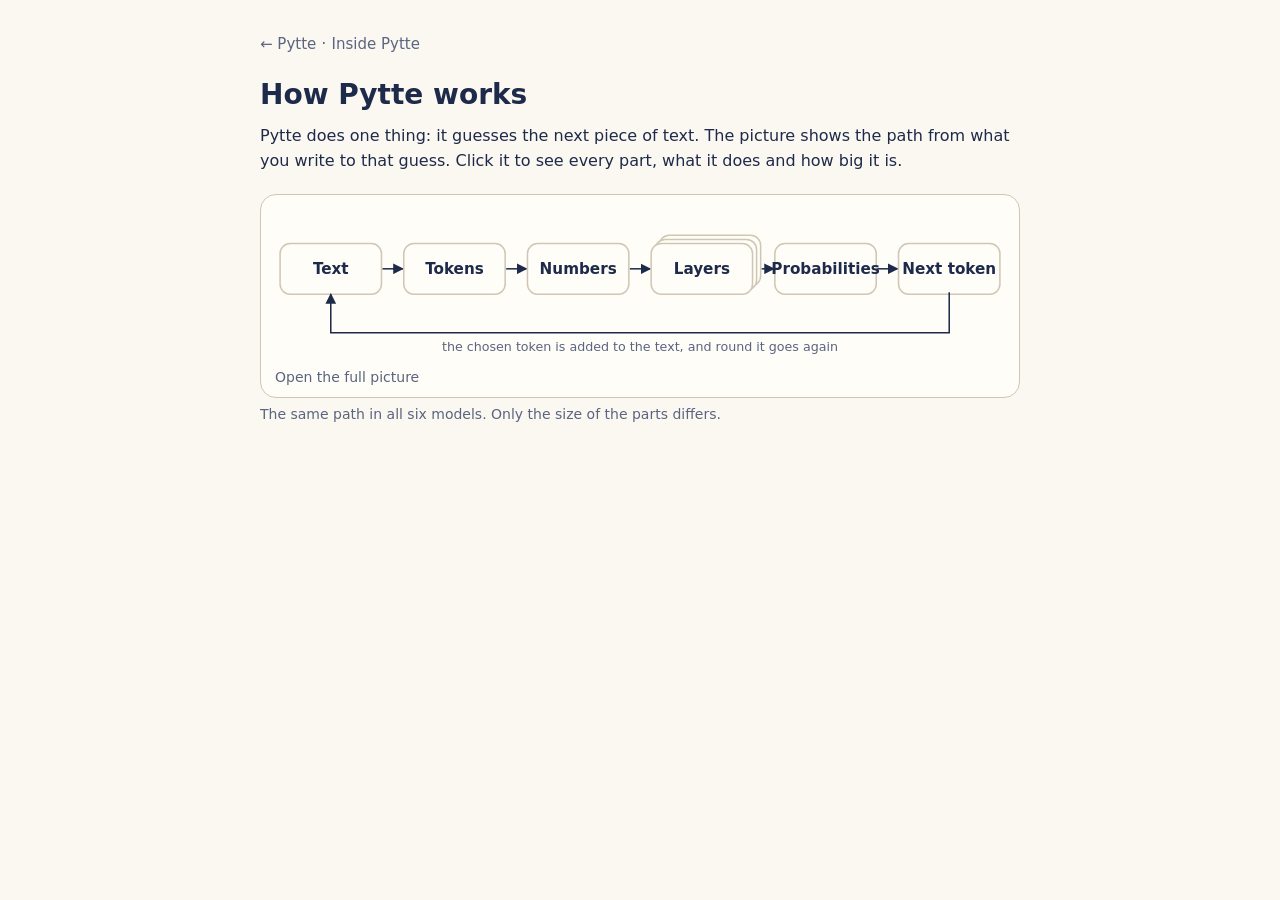
<file: web/arkitektur.en.html>
<!doctype html>
<html lang="en">
<head>
<meta charset="utf-8">
<meta name="viewport" content="width=device-width, initial-scale=1">
<title>How Pytte works</title>
<link rel="icon" href="pytte-mark.svg">
<script>(function () { var t = new URLSearchParams(location.search).get("theme"); if (t === "light" || t === "dark") document.documentElement.setAttribute("data-theme", t); })();</script>
<style>
:root {
  --bg: #FBF8F1; --card: #FFFDF8; --ink: #1E2A4A; --muted: #5B6480; --line: #CFC7B4; --soft: #EFE9DA;
  --accent: #F2B632; --c-emb: #2a78d6; --c-attn: #eb6834; --c-ff: #1baf7a;
}
@media (prefers-color-scheme: dark) {
  :root:not([data-theme="light"]) { --bg: #151916; --card: #1E231F; --ink: #ECEBE4; --muted: #A3A79C; --line: #454C45; --soft: #262C27;
          --c-emb: #5a9ae6; --c-attn: #f08a5d; --c-ff: #3fc795; }
}
:root[data-theme="dark"] { --bg: #151916; --card: #1E231F; --ink: #ECEBE4; --muted: #A3A79C; --line: #454C45; --soft: #262C27;
          --c-emb: #5a9ae6; --c-attn: #f08a5d; --c-ff: #3fc795; }
}
* { box-sizing: border-box; }
body { margin: 0; background: var(--bg); color: var(--ink); font: 16px/1.55 -apple-system, "Segoe UI", system-ui, sans-serif; }
main { max-width: 760px; margin: 0 auto; padding: 32px 16px 64px; }
h1 { font-size: 28px; margin: 0 0 8px; }
h2 { font-size: 18px; margin: 0 0 6px; }
p { margin: 0 0 12px; }
.muted { color: var(--muted); }
.draft { display: inline-block; font-size: 12px; letter-spacing: .06em; text-transform: uppercase; border: 1px solid var(--line); border-radius: 99px; padding: 2px 10px; color: var(--muted); margin-bottom: 12px; }

/* the small picture */
.thumb { display: block; width: 100%; margin: 20px 0 6px; padding: 14px 14px 8px; background: var(--card); color: inherit; border: 1px solid var(--line); border-radius: 16px; cursor: zoom-in; font: inherit; text-align: left; }
.thumb:hover, .thumb:focus-visible { border-color: var(--ink); outline: none; }
.thumb svg { display: block; width: 100%; height: auto; }
.thumb .open { display: block; margin-top: 6px; font-size: 14px; color: var(--muted); }
figure { margin: 0; }
figcaption { font-size: 14px; color: var(--muted); }

/* shared SVG styling (no <style> inside the SVGs) */
svg text { fill: currentColor; font-family: inherit; }
.box { fill: var(--card); stroke: var(--line); stroke-width: 1.5; }
.t { font-size: 15px; font-weight: 650; }
.s { font-size: 12.5px; fill: var(--muted); }
svg text.s { fill: var(--muted); }
.flow { stroke: currentColor; stroke-width: 1.5; fill: none; }
.dash { stroke-dasharray: 5 5; }
.frame { fill: var(--soft); stroke: var(--line); stroke-width: 1.5; stroke-dasharray: 6 5; }
.mono { font-family: ui-monospace, "SF Mono", Menlo, monospace; }
.chip { fill: var(--soft); stroke: var(--line); }
.edge-emb { fill: var(--c-emb); } .edge-attn { fill: var(--c-attn); } .edge-ff { fill: var(--c-ff); }
.part { cursor: pointer; }
.part:focus { outline: none; }
.part:hover .box, .part:focus-visible .box { stroke: var(--ink); }
.part.sel .box { stroke: var(--accent); stroke-width: 3; }
.plus { fill: var(--card); stroke: currentColor; stroke-width: 1.5; }
.bar { fill: var(--muted); }

/* the big picture */
dialog { width: min(1040px, 100vw - 16px); max-width: none; height: min(92vh, 1200px); max-height: none; padding: 0; border: 1px solid var(--line); border-radius: 18px; background: var(--bg); color: var(--ink); overflow: hidden; }
dialog::backdrop { background: rgba(10, 12, 10, .6); }
.dlg { display: flex; flex-direction: column; height: 100%; }
.dlg header { display: flex; flex-wrap: wrap; gap: 8px 16px; align-items: center; padding: 12px 16px; border-bottom: 1px solid var(--line); }
.dlg header h2 { margin: 0; flex: 1 1 auto; }
.sizes { display: flex; flex-wrap: wrap; gap: 4px; }
.sizes button, .close { font: inherit; font-size: 14px; color: inherit; background: var(--card); border: 1px solid var(--line); border-radius: 99px; padding: 4px 12px; cursor: pointer; }
.sizes button[aria-pressed="true"] { background: var(--ink); color: var(--bg); border-color: var(--ink); }
.dlg .body { flex: 1; min-height: 0; display: grid; grid-template-columns: minmax(0, 440px) minmax(0, 1fr); }
.dia { overflow-y: auto; padding: 16px; border-right: 1px solid var(--line); }
.dia svg { display: block; width: 100%; max-width: 440px; height: auto; margin: 0 auto; }
.panel { overflow-y: auto; padding: 20px 22px 28px; }
.panel h3 { font-size: 22px; margin: 0 0 4px; }
.panel .kicker { font-size: 13px; letter-spacing: .05em; text-transform: uppercase; color: var(--muted); margin: 18px 0 4px; }
.panel code { font-family: ui-monospace, "SF Mono", Menlo, monospace; font-size: 13.5px; background: var(--soft); padding: 1px 5px; border-radius: 5px; }
.facts { display: grid; grid-template-columns: auto 1fr; gap: 2px 14px; margin: 0; font-variant-numeric: tabular-nums; }
.facts dt { color: var(--muted); } .facts dd { margin: 0; }
.share { display: flex; gap: 2px; height: 14px; margin: 8px 0 6px; border-radius: 4px; overflow: hidden; }
.share span { display: block; }
.legend { display: flex; flex-wrap: wrap; gap: 4px 16px; font-size: 14px; font-variant-numeric: tabular-nums; }
.legend i { display: inline-block; width: 10px; height: 10px; border-radius: 2px; margin-right: 6px; }
.back { font: inherit; font-size: 14px; color: var(--muted); background: none; border: 0; padding: 0; margin: 0 0 10px; cursor: pointer; text-decoration: underline; }
@media (max-width: 760px) {
  dialog { height: 96vh; }
  .dlg header h2 { order: 1; } .dlg header .close { order: 2; } .dlg header .sizes { order: 3; width: 100%; }
  .dlg .body { grid-template-columns: 1fr; grid-template-rows: minmax(0, 1fr) minmax(0, 44%); }
  .dia { border-right: 0; border-bottom: 1px solid var(--line); }
  .panel { padding: 14px 16px 20px; }
  .panel h3 { font-size: 19px; }
}

/* embed mode (<html data-mode="embed">): the big picture inline, for an iframe on the Pytte page */
html[data-mode="embed"] body { background: transparent; }
html[data-mode="embed"] main { max-width: none; padding: 20px; }
html[data-mode="embed"] .dlg { height: auto; }
html[data-mode="embed"] .dlg header { border: 0; padding: 0 0 14px; }
html[data-mode="embed"] .dlg header h2, html[data-mode="embed"] .close { display: none; }
html[data-mode="embed"] .dlg .body { position: relative; align-items: start; grid-template-rows: none; }
html[data-mode="embed"] .dia { overflow: visible; padding: 0; border: 0; }
html[data-mode="embed"] .panel { overflow: visible; padding: 0 0 0 24px; transition: margin-top .25s; }
@media (max-width: 760px) {
  html[data-mode="embed"] .dlg .body { display: flex; flex-direction: column; align-items: stretch; }
  html[data-mode="embed"] .panel { order: -1; padding: 0 0 16px; transition: none; }
  html[data-mode="embed"] .panel.pop { position: absolute; left: 0; right: 0; z-index: 2; order: 0; padding: 14px 16px 16px; background: var(--card); border: 1px solid var(--line); border-radius: 14px; box-shadow: 0 12px 32px rgba(0, 0, 0, .28); }
}
</style>
</head>
<body>
<main>
  <p style="margin:0 0 16px"><a class="muted" id="back" href="../en/pytte" style="font-size:15px;text-decoration:none">← Pytte</a> <span class="muted">·</span> <a class="muted" href="inuti.en.html" style="font-size:15px;text-decoration:none">Inside Pytte</a></p>
  <h1>How Pytte works</h1>
  <p>Pytte does one thing: it guesses the next piece of text. The picture shows the path from what you write to that guess. Click it to see every part, what it does and how big it is.</p>

  <figure>
    <button class="thumb" id="open" aria-haspopup="dialog">
      <svg viewBox="0 0 720 150" role="img" aria-label="Text becomes tokens, tokens become numbers, the numbers pass through the layers and out come probabilities for the next token. The chosen token is added to the text and everything runs again.">
        <defs><marker id="a1" viewBox="0 0 10 10" refX="9" refY="5" markerWidth="7" markerHeight="7" orient="auto-start-reverse"><path d="M0 0 10 5 0 10z" fill="currentColor"/></marker></defs>
        <g id="thumb-chips"></g>
        <path class="flow" d="M665 82 V122 H55 V84" marker-end="url(#a1)"/>
        <text class="s" x="360" y="140" text-anchor="middle">the chosen token is added to the text, and round it goes again</text>
      </svg>
      <span class="open">Open the full picture</span>
    </button>
    <figcaption>The same path in all six models. Only the size of the parts differs.</figcaption>
  </figure>
</main>

<dialog id="big" aria-labelledby="big-title">
  <div class="dlg">
    <header>
      <h2 id="big-title">How Pytte works</h2>
      <div class="sizes" id="sizes" role="group" aria-label="Model size"></div>
      <button class="close" id="close">Close</button>
    </header>
    <div class="body">
      <div class="dia">
        <svg id="dia" viewBox="0 0 440 1130" role="img" aria-label="The architecture from top to bottom: text, tokenizer, embedding, the layers with normalisation, attention and feed-forward, the final normalisation, output, probabilities and the choice of the next token.">
          <defs><marker id="a2" viewBox="0 0 10 10" refX="9" refY="5" markerWidth="7" markerHeight="7" orient="auto-start-reverse"><path d="M0 0 10 5 0 10z" fill="currentColor"/></marker></defs>

          <!-- the loop back to the text, and the shared table -->
          <path class="flow" d="M90 1068 H18 V40 H86" marker-end="url(#a2)"/>
          <text class="s" transform="translate(12 560) rotate(-90)" text-anchor="middle">added to the text, then one more round</text>
          <path class="flow dash" d="M350 210 H422 V856 H354" marker-end="url(#a2)"/>
          <text class="s" transform="translate(435 533) rotate(-90)" text-anchor="middle">the same table is used again</text>

          <!-- main line -->
          <path class="flow" d="M220 60 V82" marker-end="url(#a2)"/>
          <path class="flow" d="M220 158 V180" marker-end="url(#a2)"/>
          <path class="flow" d="M220 238 V298" marker-end="url(#a2)"/>
          <path class="flow" d="M220 334 V350" marker-end="url(#a2)"/>
          <path class="flow" d="M220 448 V468" marker-end="url(#a2)"/>
          <path class="flow" d="M220 494 V520" marker-end="url(#a2)"/>
          <path class="flow" d="M220 556 V572" marker-end="url(#a2)"/>
          <path class="flow" d="M220 670 V690" marker-end="url(#a2)"/>
          <path class="flow" d="M220 716 V774" marker-end="url(#a2)"/>
          <path class="flow" d="M220 810 V826" marker-end="url(#a2)"/>
          <path class="flow" d="M220 884 V900" marker-end="url(#a2)"/>
          <path class="flow" d="M220 1020 V1038" marker-end="url(#a2)"/>

          <g class="part" data-part="text" tabindex="0" role="button" aria-label="The text">
            <rect class="box" x="90" y="20" width="260" height="40" rx="20"/>
            <text class="t mono" x="220" y="45" text-anchor="middle">Alma bor i en liten</text>
          </g>

          <g class="part" data-part="tok" tabindex="0" role="button" aria-label="Tokenizer">
            <rect class="box" x="90" y="84" width="260" height="74" rx="10"/>
            <text class="t" x="104" y="107">Tokenizer</text>
            <g id="chips"></g>
          </g>

          <g class="part" data-part="emb" tabindex="0" role="button" aria-label="Embedding">
            <rect class="box" x="90" y="182" width="260" height="56" rx="10"/>
            <rect class="edge-emb" x="90" y="190" width="5" height="40" rx="2"/>
            <text class="t" x="104" y="206">Embedding</text>
            <text class="s" x="104" y="225" id="emb-sub"></text>
          </g>

          <!-- one layer, with the others stacked behind it -->
          <rect class="frame" x="56" y="242" width="352" height="488" rx="14" opacity=".5"/>
          <rect class="frame" x="50" y="248" width="352" height="488" rx="14" opacity=".75"/>
          <g class="part" data-part="layer" tabindex="0" role="button" aria-label="The layers">
            <rect class="frame box" x="44" y="254" width="352" height="488" rx="14"/>
            <text class="t" x="58" y="276" id="layer-title"></text>
            <text class="s" x="382" y="276" text-anchor="end" id="layer-sub"></text>
          </g>

          <!-- skip connections -->
          <g class="part" data-part="res" tabindex="0" role="button" aria-label="Skip connection">
            <path class="flow" d="M220 292 H66 V481 H206" marker-end="url(#a2)"/>
            <path class="flow" d="M220 508 H66 V703 H206" marker-end="url(#a2)"/>
            <circle cx="220" cy="292" r="3" fill="currentColor"/><circle cx="220" cy="508" r="3" fill="currentColor"/>
            <text class="s" transform="translate(60 388) rotate(-90)" text-anchor="middle">skip connection</text>
            <text class="s" transform="translate(60 606) rotate(-90)" text-anchor="middle">skip connection</text>
            <circle class="plus" cx="220" cy="481" r="12"/><path class="flow" d="M213 481 H227 M220 474 V488"/>
            <circle class="plus" cx="220" cy="703" r="12"/><path class="flow" d="M213 703 H227 M220 696 V710"/>
          </g>

          <g class="part" data-part="norm" tabindex="0" role="button" aria-label="Normalisation">
            <rect class="box" x="90" y="300" width="260" height="34" rx="8"/>
            <text class="t" x="104" y="322">Normalisation</text>
          </g>
          <g class="part" data-part="attn" tabindex="0" role="button" aria-label="Attention">
            <rect class="box" x="90" y="352" width="260" height="96" rx="10"/>
            <rect class="edge-attn" x="90" y="360" width="5" height="80" rx="2"/>
            <text class="t" x="104" y="377">Attention</text>
            <text class="s" x="104" y="397">each token looks back in the text</text>
            <text class="s" x="104" y="415">and fetches what it needs</text>
            <text class="s" x="104" y="435" id="attn-sub"></text>
          </g>
          <g class="part" data-part="norm" tabindex="0" role="button" aria-label="Normalisation">
            <rect class="box" x="90" y="522" width="260" height="34" rx="8"/>
            <text class="t" x="104" y="544">Normalisation</text>
          </g>
          <g class="part" data-part="ff" tabindex="0" role="button" aria-label="Feed-forward">
            <rect class="box" x="90" y="574" width="260" height="96" rx="10"/>
            <rect class="edge-ff" x="90" y="582" width="5" height="80" rx="2"/>
            <text class="t" x="104" y="599">Feed-forward</text>
            <text class="s" x="104" y="619">each token on its own</text>
            <text class="s" x="104" y="637">through a small network</text>
            <text class="s" x="104" y="657" id="ff-sub"></text>
          </g>

          <g class="part" data-part="norm" tabindex="0" role="button" aria-label="The final normalisation">
            <rect class="box" x="90" y="776" width="260" height="34" rx="8"/>
            <text class="t" x="104" y="798">Normalisation</text>
          </g>
          <g class="part" data-part="out" tabindex="0" role="button" aria-label="Output">
            <rect class="box" x="90" y="828" width="260" height="56" rx="10"/>
            <rect class="edge-emb" x="90" y="836" width="5" height="40" rx="2"/>
            <text class="t" x="104" y="852">Output</text>
            <text class="s" x="104" y="871" id="out-sub"></text>
          </g>
          <g class="part" data-part="prob" tabindex="0" role="button" aria-label="Probabilities">
            <rect class="box" x="90" y="902" width="260" height="118" rx="10"/>
            <text class="t" x="104" y="925">Probabilities</text>
            <g id="probs"></g>
          </g>
          <g class="part" data-part="pick" tabindex="0" role="button" aria-label="Chance picks">
            <rect class="box" x="90" y="1040" width="260" height="56" rx="10"/>
            <text class="t" x="104" y="1064">Chance picks</text>
            <text class="s" x="104" y="1083" id="pick-sub"></text>
          </g>
        </svg>
      </div>
      <div class="panel" id="panel" aria-live="polite"></div>
    </div>
  </div>
</dialog>

<script>
// Every number here comes from the release models: the configs and parameter counts in paper/results.json
// (the counts are recomputed from the config and match the checkpoints exactly), the .bin file sizes, and the
// tokens and next-token probabilities the models give for the example sentence in the "Under huven" tab.
const M = {
  "0.3m": { label: "0.3 M", dim: 64,  layers: 4, heads: 4, kv: 2, ff: 192,  vocab: 2048, total: 328256,   min: 5,  mb: "0.38",
            tokens: ["Al","ma","␣bor","␣i","␣en","␣liten"], probs: [["␣stad",45.4],["␣by",26.2],["␣stuga",23.0],["␣lägenhet",2.8]] },
  "1m":   { label: "1 M",   dim: 128, layers: 4, heads: 4, kv: 4, ff: 352,  vocab: 4096, total: 1328256,  min: 8,  mb: "1.4",
            tokens: ["Alma","␣bor","␣i","␣en","␣liten"], probs: [["␣stad",49.2],["␣by",25.3],["␣stuga",22.2],["␣lägenhet",2.6]] },
  "2m":   { label: "2 M",   dim: 160, layers: 5, heads: 5, kv: 5, ff: 448,  vocab: 4096, total: 2244320,  min: 10, mb: "2.4",
            tokens: ["Alma","␣bor","␣i","␣en","␣liten"], probs: [["␣stad",51.7],["␣stuga",23.3],["␣by",21.3],["␣lägenhet",2.9]] },
  "3m":   { label: "3 M",   dim: 192, layers: 6, heads: 6, kv: 6, ff: 512,  vocab: 4096, total: 3443136,  min: 12, mb: "3.6",
            tokens: ["Alma","␣bor","␣i","␣en","␣liten"], probs: [["␣by",42.2],["␣stad",32.3],["␣stuga",22.7],["␣lägenhet",2.0]] },
  "7m":   { label: "7 M",   dim: 288, layers: 6, heads: 6, kv: 6, ff: 768,  vocab: 4096, total: 7155360,  min: 20, mb: "7.3",
            tokens: ["Alma","␣bor","␣i","␣en","␣liten"], probs: [["␣stad",40.6],["␣stuga",34.1],["␣by",22.9],["␣lägenhet",1.6]] },
  "15m":  { label: "15 M",  dim: 384, layers: 8, heads: 6, kv: 6, ff: 1024, vocab: 4096, total: 15735168, min: 30, mb: "16",
            tokens: ["Alma","␣bor","␣i","␣en","␣liten"], probs: [["␣stad",61.6],["␣by",22.9],["␣stuga",14.1],["␣lägenhet",1.0]] },
};
// The parameter counts per part are computed from the configuration and checked against the checkpoint totals.
for (const m of Object.values(M)) {
  const hd = m.dim / m.heads;
  m.hd = hd;
  m.attn = m.layers * (2 * m.dim * m.dim + 2 * m.dim * m.kv * hd);
  m.ffp = m.layers * 3 * m.dim * m.ff;
  m.norm = (2 * m.layers + 1) * m.dim;
  m.emb = m.vocab * m.dim;
  console.assert(m.emb + m.attn + m.ffp + m.norm === m.total, "parameter count does not add up", m.label);
}

const NS = "http://www.w3.org/2000/svg";
const $ = (id) => document.getElementById(id);
const el = (name, attrs, text) => { const e = document.createElementNS(NS, name); for (const k in attrs) e.setAttribute(k, attrs[k]); if (text != null) e.textContent = text; return e; };
const n = (x) => x.toLocaleString("en-US").replace(/\s/g, " ");
const pct = (x, d = 0) => (100 * x).toFixed(d) + " %";
let size = "7m", sel = null, selEl = null;
const EMBED = document.documentElement.dataset.mode === "embed";

// ---- the small picture
(() => {
  const g = $("thumb-chips"), items = ["Text", "Tokens", "Numbers", "Layers", "Probabilities", "Next token"];
  const w = 100, gap = 22, x0 = 5;
  items.forEach((t, i) => {
    const x = x0 + i * (w + gap);
    if (t === "Layers") { g.append(el("rect", { class: "box", x: x + 8, y: 26, width: w, height: 50, rx: 10 }), el("rect", { class: "box", x: x + 4, y: 30, width: w, height: 50, rx: 10 })); }
    g.append(el("rect", { class: "box", x, y: 34, width: w, height: 50, rx: 10 }));
    g.append(el("text", { class: "t", x: x + w / 2, y: 64, "text-anchor": "middle", "font-size": 14 }, t));
    if (i < items.length - 1) g.append(el("path", { class: "flow", d: `M${x + w + (t === "Layers" ? 9 : 1)} 59 H${x + w + gap - 1}`, "marker-end": "url(#a1)" }));
  });
})();

// ---- the big picture: everything that depends on the model size
function draw() {
  const m = M[size];
  $("emb-sub").textContent = `every token becomes ${m.dim} numbers`;
  $("layer-title").textContent = `Layer 1 of ${m.layers}`;
  $("layer-sub").textContent = `${m.layers} alike, one after another`;
  $("attn-sub").textContent = `${m.heads} heads with ${m.hd} numbers each`;
  $("ff-sub").textContent = `${m.dim} numbers → ${n(m.ff)} → ${m.dim}`;
  $("out-sub").textContent = `${m.dim} numbers → ${n(m.vocab)} scores`;
  $("pick-sub").textContent = `for example ${m.probs[0][0]}`;
  const chips = $("chips"); chips.replaceChildren();
  let x = 104;
  for (const t of m.tokens) {
    const w = Math.round(t.length * 7.4 + 10);
    chips.append(el("rect", { class: "chip", x, y: 120, width: w, height: 26, rx: 6 }), el("text", { class: "mono", x: x + w / 2, y: 137, "text-anchor": "middle", "font-size": 12 }, t));
    x += w + 4;
  }
  const probs = $("probs"); probs.replaceChildren();
  m.probs.forEach(([t, p], i) => {
    const y = 944 + i * 19;
    probs.append(el("text", { class: "mono", x: 104, y, "font-size": 12 }, t), el("rect", { class: "bar", x: 184, y: y - 9, width: Math.max(2, p * 1.6), height: 10, rx: 2 }),
                 el("text", { class: "s", x: 340, y, "text-anchor": "end" }, p.toFixed(1) + " %"));
  });
  [...$("sizes").children].forEach((b) => b.setAttribute("aria-pressed", b.dataset.size === size));
  document.querySelectorAll("#dia .part").forEach((p) => p.classList.toggle("sel", p.dataset.part === sel));
  panel();
  place();
}

// ---- embed mode: the detail sits beside the clicked part (wide) or as a card just under it (narrow)
function place() {
  if (!EMBED) return;
  const p = $("panel"), body = document.querySelector(".dlg .body"), narrow = matchMedia("(max-width: 760px)").matches;
  p.classList.toggle("pop", narrow && !!sel); p.style.marginTop = ""; p.style.top = ""; body.style.minHeight = "";
  if (!sel || !selEl) return;
  const r = selEl.getBoundingClientRect(), b = body.getBoundingClientRect();
  if (narrow) { const top = r.bottom - b.top + 8; p.style.top = top + "px"; body.style.minHeight = Math.max(b.height, top + p.offsetHeight + 8) + "px"; }   // the card may reach below the picture
  else p.style.marginTop = Math.max(0, Math.min(r.top - b.top, b.height - p.offsetHeight)) + "px";
}

// ---- the explanations
const P = {
  text: { title: "The text", what: (m) => `What you have written, plus everything the model itself has added so far. The example here is <i>Alma bor i en liten</i>, Swedish for “Alma lives in a small”.`,
    why: () => `The model has no memory beyond the text. All it knows about the story so far is what stands here, at most 512 tokens back.` },
  tok: { title: "Tokenizer", what: (m) => `Splits the text into pieces called tokens and swaps each piece for a number. Common words become one piece, rare ones are split into several. The space belongs to the word after it, which is why the pieces start with ␣.`,
    why: (m) => `A model computes with numbers, not letters. The tokenizer learned its ${n(m.vocab)} pieces from the stories, so the words that are common there get a piece of their own.`,
    num: (m) => [["Different tokens", n(m.vocab)], ["The example", `${m.tokens.length} tokens`], ["Parameters", "none, it is a word list"]], code: "pytte/tokenizer.py" },
  emb: { title: "Embedding", what: (m) => `A table with one row per token and ${m.dim} numbers in each row. Every token number is swapped for its row. After this step the text is ${m.dim} numbers per token, and those numbers are what the rest of the model works with.`,
    why: () => `The numbers are the model's description of what a token means. Nobody wrote them in. They start out random and are adjusted during training.`,
    num: (m) => [["Size of the table", `${n(m.vocab)} × ${m.dim}`], ["Parameters", n(m.emb)], ["Share of the model", pct(m.emb / m.total)]], code: "pytte/model.py · self.embed" },
  layer: { title: "The layers", what: (m) => `A layer does two things in a row: attention, where tokens fetch information from each other, and feed-forward, where every token is processed on its own. The model has ${m.layers} such layers. They are built alike but have their own numbers.`,
    why: () => `Every layer adds a little to the one before, and the answer takes shape step by step. What each individual layer does in Pytte I have not investigated.`,
    num: (m) => [["Layers", m.layers], ["Parameters per layer", n((m.attn + m.ffp) / m.layers + 2 * m.dim)], ["Share of the model", pct((m.attn + m.ffp) / m.total)]], code: "pytte/model.py · class Block" },
  norm: { title: "Normalisation", what: (m) => `Rescales the ${m.dim} numbers of every token so that they keep roughly the same size. It sits before attention and before feed-forward in every layer, and once more after the last layer.`,
    why: () => `Without it the numbers can grow or shrink with every layer, and training becomes unstable. This variant is called RMSNorm.`,
    num: (m) => [["How many", `${2 * m.layers + 1}`], ["Parameters", `${n(m.norm)}, that is ${pct(m.norm / m.total, 2)}`]], code: "pytte/model.py · nn.RMSNorm" },
  attn: { title: "Attention", what: (m) => `Here every token looks at the tokens that came before. Every token asks a question, and every earlier token has a key and a content. The question is compared with the keys, and the content of those that fit best is blended together. That is how <i>liten</i> can pick up that the text is about <i>Alma</i> and that the word before was <i>en</i>.`,
    why: () => `It is the only place where tokens exchange information with each other. Two things make it work for text: a token may only look backwards, or it would see the answer during training. And questions and keys are rotated by an angle that depends on the position in the text, so that the model knows how far apart two tokens are. The latter is called RoPE.`,
    num: (m) => [["Heads", `${m.heads}, with ${m.hd} numbers each`], ...(m.kv < m.heads ? [["Keys and contents", `${m.kv} sets shared by the heads`]] : []), ["Parameters", n(m.attn)], ["Share of the model", pct(m.attn / m.total)]], code: "pytte/model.py · class Attention" },
  res: { title: "Skip connection", what: () => `What attention and feed-forward compute is added to what came in, instead of replacing it. The plus sign in the picture is that addition.`,
    why: () => `Each layer then only has to learn a change. The information also has a straight path through the whole model, which makes it possible to train.`,
    num: () => [["Parameters", "none"]], code: "pytte/model.py · x = x + ..." },
  ff: { title: "Feed-forward", what: (m) => `Every token is processed on its own. The ${m.dim} numbers are expanded to ${n(m.ff)}, pass through a gate that lets some through and dampens others, and are squeezed back to ${m.dim}.`,
    why: () => `Attention moves information between tokens. Here it is processed. This is also where most of the model's numbers are. This variant is called SwiGLU.`,
    num: (m) => [["Size", `${m.dim} → ${n(m.ff)} → ${m.dim}`], ["Parameters", n(m.ffp)], ["Share of the model", pct(m.ffp / m.total)]], code: "pytte/model.py · class SwiGLU" },
  out: { title: "Output", what: (m) => `The ${m.dim} numbers of the last token are compared with every row of the embedding table. Each comparison gives a score, so out come ${n(m.vocab)} scores, one for every token that could come next.`,
    why: (m) => `The table is the same one as in the embedding, used the other way round. That saves ${n(m.emb)} parameters, which is a lot in a model this small.`,
    num: (m) => [["Own parameters", "none, the table is shared"], ["Saved by sharing", n(m.emb)]], code: "pytte/model.py · self.embed.as_linear" },
  prob: { title: "Probabilities", what: (m) => `The scores are converted into probabilities that add up to 100 %. The picture shows the four most likely for the example. The figures are the model's own, taken from the ${m.label} model.`,
    why: () => `The model never answers with one word. It answers with a distribution over all tokens, and it is often unsure between several reasonable continuations.`,
    num: (m) => m.probs.map(([t, p]) => [t, p.toFixed(1) + " %"]), code: "run.c · softmax" },
  pick: { title: "Chance picks", what: () => `A token is drawn at random, with likely tokens drawn more often. Two settings control it: the temperature 0.8 makes the likely ones a little more likely, and top-p 0.95 removes the least likely ones altogether.`,
    why: () => `Chance is why the same opening gives different stories. The random seed in the demo decides which draws are made, so the same seed gives the same story.`,
    num: () => [["Temperature", "0.8"], ["Top-p", "0.95"], ["Parameters", "none"]], code: "pytte/sample.py · run.c" },
};

function panel() {
  const m = M[size], p = $("panel");
  if (!sel) {
    p.innerHTML = `<h3>The whole path, one round</h3>
      <p>The text goes in at the top and passes every part once. Out comes a probability for every token the model knows. One is chosen and added to the text, and then everything runs again. A story of a hundred words is about 120 rounds.</p>
      <p>During training the same path is run. The guess is then compared with the token that actually came next in the story, and every number is adjusted a little.</p>
      <p class="muted">Click a part of the picture to read about it.</p>
      <div class="kicker">pytte-${size}</div>
      <dl class="facts"><dt>Parameters</dt><dd>${n(m.total)}</dd><dt>Layers</dt><dd>${m.layers}</dd><dt>Numbers per token</dt><dd>${m.dim}</dd>
        <dt>Trained in</dt><dd>${m.min} minutes on a laptop</dd><dt>File</dt><dd>${m.mb} MB</dd></dl>
      <div class="kicker">Where the parameters are</div>
      <div class="share" role="img" aria-label="Embedding ${pct(m.emb / m.total)}, attention ${pct(m.attn / m.total)}, feed-forward ${pct(m.ffp / m.total)}">
        <span style="flex:${m.emb};background:var(--c-emb)"></span><span style="flex:${m.attn};background:var(--c-attn)"></span><span style="flex:${m.ffp};background:var(--c-ff)"></span></div>
      <div class="legend"><span><i style="background:var(--c-emb)"></i>Embedding ${pct(m.emb / m.total)}</span><span><i style="background:var(--c-attn)"></i>Attention ${pct(m.attn / m.total)}</span><span><i style="background:var(--c-ff)"></i>Feed-forward ${pct(m.ffp / m.total)}</span></div>`;
    return;
  }
  const d = P[sel];
  const rows = d.num ? d.num(m).map(([k, v]) => `<dt>${k}</dt><dd>${v}</dd>`).join("") : "";
  p.innerHTML = `<button class="back">To the overview</button><h3>${d.title}</h3>
    <div class="kicker">What it does</div><p>${d.what(m)}</p>
    <div class="kicker">Why</div><p>${d.why(m)}</p>
    ${rows ? `<div class="kicker">In pytte-${size}</div><dl class="facts">${rows}</dl>` : ""}
    ${d.code ? `<div class="kicker">In the code</div><p><code>${d.code}</code></p>` : ""}`;
  p.querySelector(".back").onclick = () => { sel = null; draw(); };
}

// ---- wiring
if (!location.pathname.startsWith("/pytte/")) document.getElementById("back").href = "index.html";   // local preview: the demo page
for (const k of Object.keys(M)) { const b = document.createElement("button"); b.textContent = M[k].label; b.dataset.size = k; b.onclick = () => { size = k; draw(); }; $("sizes").append(b); }
document.querySelectorAll("#dia .part").forEach((p) => {
  const pick = () => { sel = sel === p.dataset.part && selEl === p ? null : p.dataset.part; selEl = sel ? p : null; draw(); };
  p.addEventListener("click", (e) => { e.stopPropagation(); pick(); });
  p.addEventListener("keydown", (e) => { if (e.key === "Enter" || e.key === " ") { e.preventDefault(); pick(); } });
});
$("open").onclick = () => { $("big").showModal(); };
if (EMBED) {
  document.querySelector("main").replaceChildren(document.querySelector(".dlg"));
  // the page that embeds this sizes the iframe from these messages (the content height, which unlike scrollHeight can also shrink)
  const tell = () => parent.postMessage({ type: "pytte-embed-height", height: Math.ceil(document.body.getBoundingClientRect().height) }, "*");
  new ResizeObserver(tell).observe(document.body); addEventListener("resize", () => { place(); tell(); });
  // the embedding page can switch the theme without a reload: postMessage({type: "pytte-theme", theme: "light" | "dark"})
  addEventListener("message", (e) => { const m = e.data; if (m && m.type === "pytte-theme" && (m.theme === "light" || m.theme === "dark")) document.documentElement.dataset.theme = m.theme; });
}
$("close").onclick = () => $("big").close();
$("big").addEventListener("click", (e) => { if (e.target === $("big")) $("big").close(); });
draw();
if (!EMBED && location.hash === "#stor") $("big").showModal();
</script>
</body>
</html>
</file>
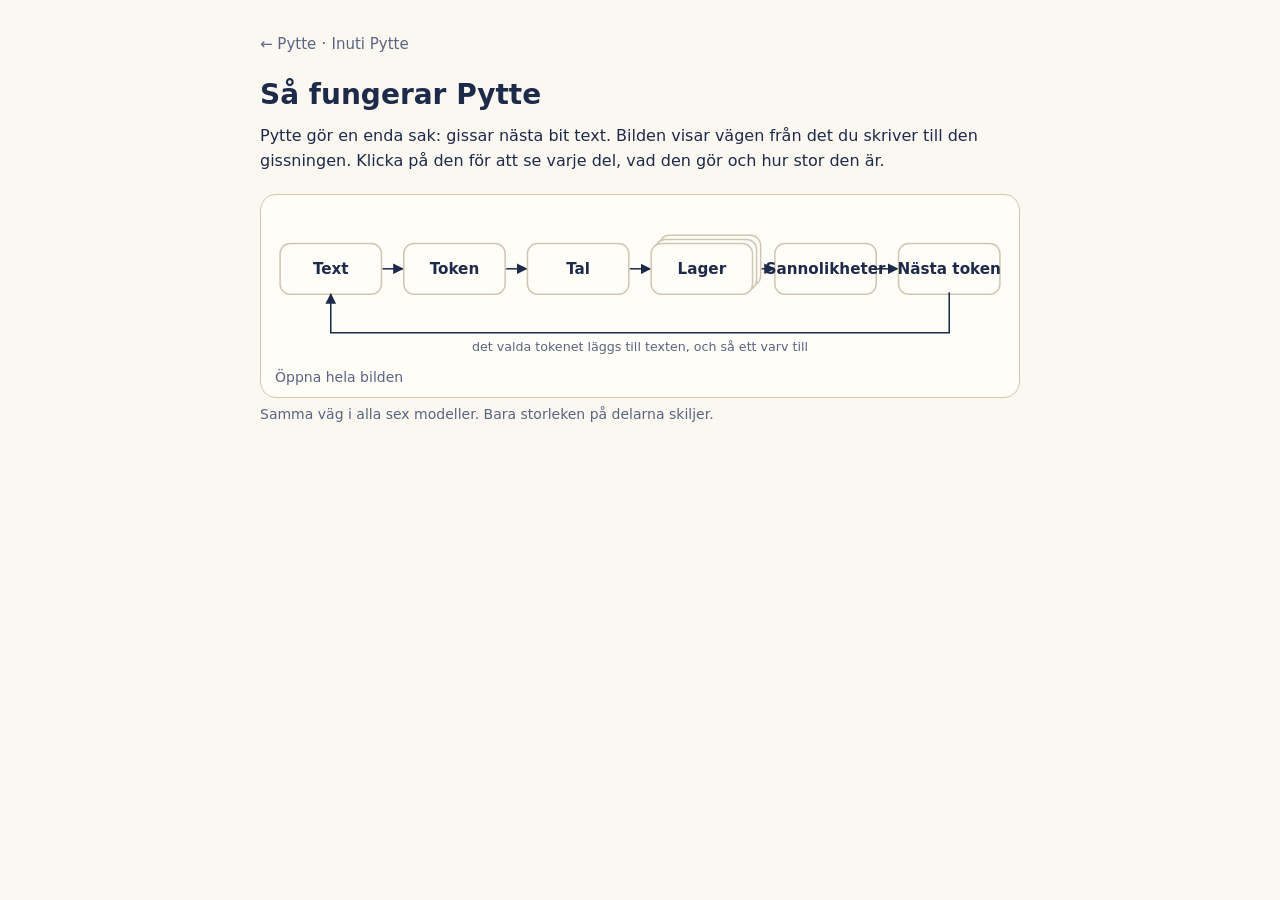
<file: web/arkitektur.html>
<!doctype html>
<html lang="sv">
<head>
<meta charset="utf-8">
<meta name="viewport" content="width=device-width, initial-scale=1">
<title>Så fungerar Pytte</title>
<link rel="icon" href="pytte-mark.svg">
<script>(function () { var t = new URLSearchParams(location.search).get("theme"); if (t === "light" || t === "dark") document.documentElement.setAttribute("data-theme", t); })();</script>
<style>
:root {
  --bg: #FBF8F1; --card: #FFFDF8; --ink: #1E2A4A; --muted: #5B6480; --line: #CFC7B4; --soft: #EFE9DA;
  --accent: #F2B632; --c-emb: #2a78d6; --c-attn: #eb6834; --c-ff: #1baf7a;
}
@media (prefers-color-scheme: dark) {
  :root:not([data-theme="light"]) { --bg: #151916; --card: #1E231F; --ink: #ECEBE4; --muted: #A3A79C; --line: #454C45; --soft: #262C27;
          --c-emb: #5a9ae6; --c-attn: #f08a5d; --c-ff: #3fc795; }
}
:root[data-theme="dark"] { --bg: #151916; --card: #1E231F; --ink: #ECEBE4; --muted: #A3A79C; --line: #454C45; --soft: #262C27;
          --c-emb: #5a9ae6; --c-attn: #f08a5d; --c-ff: #3fc795; }
}
* { box-sizing: border-box; }
body { margin: 0; background: var(--bg); color: var(--ink); font: 16px/1.55 -apple-system, "Segoe UI", system-ui, sans-serif; }
main { max-width: 760px; margin: 0 auto; padding: 32px 16px 64px; }
h1 { font-size: 28px; margin: 0 0 8px; }
h2 { font-size: 18px; margin: 0 0 6px; }
p { margin: 0 0 12px; }
.muted { color: var(--muted); }
.draft { display: inline-block; font-size: 12px; letter-spacing: .06em; text-transform: uppercase; border: 1px solid var(--line); border-radius: 99px; padding: 2px 10px; color: var(--muted); margin-bottom: 12px; }

/* the small picture */
.thumb { display: block; width: 100%; margin: 20px 0 6px; padding: 14px 14px 8px; background: var(--card); color: inherit; border: 1px solid var(--line); border-radius: 16px; cursor: zoom-in; font: inherit; text-align: left; }
.thumb:hover, .thumb:focus-visible { border-color: var(--ink); outline: none; }
.thumb svg { display: block; width: 100%; height: auto; }
.thumb .open { display: block; margin-top: 6px; font-size: 14px; color: var(--muted); }
figure { margin: 0; }
figcaption { font-size: 14px; color: var(--muted); }

/* shared SVG styling (no <style> inside the SVGs) */
svg text { fill: currentColor; font-family: inherit; }
.box { fill: var(--card); stroke: var(--line); stroke-width: 1.5; }
.t { font-size: 15px; font-weight: 650; }
.s { font-size: 12.5px; fill: var(--muted); }
svg text.s { fill: var(--muted); }
.flow { stroke: currentColor; stroke-width: 1.5; fill: none; }
.dash { stroke-dasharray: 5 5; }
.frame { fill: var(--soft); stroke: var(--line); stroke-width: 1.5; stroke-dasharray: 6 5; }
.mono { font-family: ui-monospace, "SF Mono", Menlo, monospace; }
.chip { fill: var(--soft); stroke: var(--line); }
.edge-emb { fill: var(--c-emb); } .edge-attn { fill: var(--c-attn); } .edge-ff { fill: var(--c-ff); }
.part { cursor: pointer; }
.part:focus { outline: none; }
.part:hover .box, .part:focus-visible .box { stroke: var(--ink); }
.part.sel .box { stroke: var(--accent); stroke-width: 3; }
.plus { fill: var(--card); stroke: currentColor; stroke-width: 1.5; }
.bar { fill: var(--muted); }

/* the big picture */
dialog { width: min(1040px, 100vw - 16px); max-width: none; height: min(92vh, 1200px); max-height: none; padding: 0; border: 1px solid var(--line); border-radius: 18px; background: var(--bg); color: var(--ink); overflow: hidden; }
dialog::backdrop { background: rgba(10, 12, 10, .6); }
.dlg { display: flex; flex-direction: column; height: 100%; }
.dlg header { display: flex; flex-wrap: wrap; gap: 8px 16px; align-items: center; padding: 12px 16px; border-bottom: 1px solid var(--line); }
.dlg header h2 { margin: 0; flex: 1 1 auto; }
.sizes { display: flex; flex-wrap: wrap; gap: 4px; }
.sizes button, .close { font: inherit; font-size: 14px; color: inherit; background: var(--card); border: 1px solid var(--line); border-radius: 99px; padding: 4px 12px; cursor: pointer; }
.sizes button[aria-pressed="true"] { background: var(--ink); color: var(--bg); border-color: var(--ink); }
.dlg .body { flex: 1; min-height: 0; display: grid; grid-template-columns: minmax(0, 440px) minmax(0, 1fr); }
.dia { overflow-y: auto; padding: 16px; border-right: 1px solid var(--line); }
.dia svg { display: block; width: 100%; max-width: 440px; height: auto; margin: 0 auto; }
.panel { overflow-y: auto; padding: 20px 22px 28px; }
.panel h3 { font-size: 22px; margin: 0 0 4px; }
.panel .kicker { font-size: 13px; letter-spacing: .05em; text-transform: uppercase; color: var(--muted); margin: 18px 0 4px; }
.panel code { font-family: ui-monospace, "SF Mono", Menlo, monospace; font-size: 13.5px; background: var(--soft); padding: 1px 5px; border-radius: 5px; }
.facts { display: grid; grid-template-columns: auto 1fr; gap: 2px 14px; margin: 0; font-variant-numeric: tabular-nums; }
.facts dt { color: var(--muted); } .facts dd { margin: 0; }
.share { display: flex; gap: 2px; height: 14px; margin: 8px 0 6px; border-radius: 4px; overflow: hidden; }
.share span { display: block; }
.legend { display: flex; flex-wrap: wrap; gap: 4px 16px; font-size: 14px; font-variant-numeric: tabular-nums; }
.legend i { display: inline-block; width: 10px; height: 10px; border-radius: 2px; margin-right: 6px; }
.back { font: inherit; font-size: 14px; color: var(--muted); background: none; border: 0; padding: 0; margin: 0 0 10px; cursor: pointer; text-decoration: underline; }
@media (max-width: 760px) {
  dialog { height: 96vh; }
  .dlg header h2 { order: 1; } .dlg header .close { order: 2; } .dlg header .sizes { order: 3; width: 100%; }
  .dlg .body { grid-template-columns: 1fr; grid-template-rows: minmax(0, 1fr) minmax(0, 44%); }
  .dia { border-right: 0; border-bottom: 1px solid var(--line); }
  .panel { padding: 14px 16px 20px; }
  .panel h3 { font-size: 19px; }
}

/* embed mode (<html data-mode="embed">): the big picture inline, for an iframe on the Pytte page */
html[data-mode="embed"] body { background: transparent; }
html[data-mode="embed"] main { max-width: none; padding: 20px; }
html[data-mode="embed"] .dlg { height: auto; }
html[data-mode="embed"] .dlg header { border: 0; padding: 0 0 14px; }
html[data-mode="embed"] .dlg header h2, html[data-mode="embed"] .close { display: none; }
html[data-mode="embed"] .dlg .body { position: relative; align-items: start; grid-template-rows: none; }
html[data-mode="embed"] .dia { overflow: visible; padding: 0; border: 0; }
html[data-mode="embed"] .panel { overflow: visible; padding: 0 0 0 24px; transition: margin-top .25s; }
@media (max-width: 760px) {
  html[data-mode="embed"] .dlg .body { display: flex; flex-direction: column; align-items: stretch; }
  html[data-mode="embed"] .panel { order: -1; padding: 0 0 16px; transition: none; }
  html[data-mode="embed"] .panel.pop { position: absolute; left: 0; right: 0; z-index: 2; order: 0; padding: 14px 16px 16px; background: var(--card); border: 1px solid var(--line); border-radius: 14px; box-shadow: 0 12px 32px rgba(0, 0, 0, .28); }
}
</style>
</head>
<body>
<main>
  <p style="margin:0 0 16px"><a class="muted" id="back" href="../pytte" style="font-size:15px;text-decoration:none">← Pytte</a> <span class="muted">·</span> <a class="muted" href="inuti.html" style="font-size:15px;text-decoration:none">Inuti Pytte</a></p>
  <h1>Så fungerar Pytte</h1>
  <p>Pytte gör en enda sak: gissar nästa bit text. Bilden visar vägen från det du skriver till den gissningen. Klicka på den för att se varje del, vad den gör och hur stor den är.</p>

  <figure>
    <button class="thumb" id="open" aria-haspopup="dialog">
      <svg viewBox="0 0 720 150" role="img" aria-label="Text blir token, token blir tal, talen går genom lagren och ut kommer sannolikheter för nästa token. Det valda tokenet läggs till texten och allt körs igen.">
        <defs><marker id="a1" viewBox="0 0 10 10" refX="9" refY="5" markerWidth="7" markerHeight="7" orient="auto-start-reverse"><path d="M0 0 10 5 0 10z" fill="currentColor"/></marker></defs>
        <g id="thumb-chips"></g>
        <path class="flow" d="M665 82 V122 H55 V84" marker-end="url(#a1)"/>
        <text class="s" x="360" y="140" text-anchor="middle">det valda tokenet läggs till texten, och så ett varv till</text>
      </svg>
      <span class="open">Öppna hela bilden</span>
    </button>
    <figcaption>Samma väg i alla sex modeller. Bara storleken på delarna skiljer.</figcaption>
  </figure>
</main>

<dialog id="big" aria-labelledby="big-title">
  <div class="dlg">
    <header>
      <h2 id="big-title">Så fungerar Pytte</h2>
      <div class="sizes" id="sizes" role="group" aria-label="Modellstorlek"></div>
      <button class="close" id="close">Stäng</button>
    </header>
    <div class="body">
      <div class="dia">
        <svg id="dia" viewBox="0 0 440 1130" role="img" aria-label="Arkitekturen uppifrån och ner: text, tokeniserare, inbäddning, lagren med normalisering, attention och feed-forward, sista normalisering, utmatning, sannolikheter och val av nästa token.">
          <defs><marker id="a2" viewBox="0 0 10 10" refX="9" refY="5" markerWidth="7" markerHeight="7" orient="auto-start-reverse"><path d="M0 0 10 5 0 10z" fill="currentColor"/></marker></defs>

          <!-- the loop back to the text, and the shared table -->
          <path class="flow" d="M90 1068 H18 V40 H86" marker-end="url(#a2)"/>
          <text class="s" transform="translate(12 560) rotate(-90)" text-anchor="middle">läggs till texten, sedan ett varv till</text>
          <path class="flow dash" d="M350 210 H422 V856 H354" marker-end="url(#a2)"/>
          <text class="s" transform="translate(435 533) rotate(-90)" text-anchor="middle">samma tabell används igen</text>

          <!-- main line -->
          <path class="flow" d="M220 60 V82" marker-end="url(#a2)"/>
          <path class="flow" d="M220 158 V180" marker-end="url(#a2)"/>
          <path class="flow" d="M220 238 V298" marker-end="url(#a2)"/>
          <path class="flow" d="M220 334 V350" marker-end="url(#a2)"/>
          <path class="flow" d="M220 448 V468" marker-end="url(#a2)"/>
          <path class="flow" d="M220 494 V520" marker-end="url(#a2)"/>
          <path class="flow" d="M220 556 V572" marker-end="url(#a2)"/>
          <path class="flow" d="M220 670 V690" marker-end="url(#a2)"/>
          <path class="flow" d="M220 716 V774" marker-end="url(#a2)"/>
          <path class="flow" d="M220 810 V826" marker-end="url(#a2)"/>
          <path class="flow" d="M220 884 V900" marker-end="url(#a2)"/>
          <path class="flow" d="M220 1020 V1038" marker-end="url(#a2)"/>

          <g class="part" data-part="text" tabindex="0" role="button" aria-label="Texten">
            <rect class="box" x="90" y="20" width="260" height="40" rx="20"/>
            <text class="t mono" x="220" y="45" text-anchor="middle">Alma bor i en liten</text>
          </g>

          <g class="part" data-part="tok" tabindex="0" role="button" aria-label="Tokeniserare">
            <rect class="box" x="90" y="84" width="260" height="74" rx="10"/>
            <text class="t" x="104" y="107">Tokeniserare</text>
            <g id="chips"></g>
          </g>

          <g class="part" data-part="emb" tabindex="0" role="button" aria-label="Inbäddning">
            <rect class="box" x="90" y="182" width="260" height="56" rx="10"/>
            <rect class="edge-emb" x="90" y="190" width="5" height="40" rx="2"/>
            <text class="t" x="104" y="206">Inbäddning</text>
            <text class="s" x="104" y="225" id="emb-sub"></text>
          </g>

          <!-- one layer, with the others stacked behind it -->
          <rect class="frame" x="56" y="242" width="352" height="488" rx="14" opacity=".5"/>
          <rect class="frame" x="50" y="248" width="352" height="488" rx="14" opacity=".75"/>
          <g class="part" data-part="layer" tabindex="0" role="button" aria-label="Lagren">
            <rect class="frame box" x="44" y="254" width="352" height="488" rx="14"/>
            <text class="t" x="58" y="276" id="layer-title"></text>
            <text class="s" x="382" y="276" text-anchor="end" id="layer-sub"></text>
          </g>

          <!-- skip connections -->
          <g class="part" data-part="res" tabindex="0" role="button" aria-label="Hopplänk">
            <path class="flow" d="M220 292 H66 V481 H206" marker-end="url(#a2)"/>
            <path class="flow" d="M220 508 H66 V703 H206" marker-end="url(#a2)"/>
            <circle cx="220" cy="292" r="3" fill="currentColor"/><circle cx="220" cy="508" r="3" fill="currentColor"/>
            <text class="s" transform="translate(60 388) rotate(-90)" text-anchor="middle">hopplänk</text>
            <text class="s" transform="translate(60 606) rotate(-90)" text-anchor="middle">hopplänk</text>
            <circle class="plus" cx="220" cy="481" r="12"/><path class="flow" d="M213 481 H227 M220 474 V488"/>
            <circle class="plus" cx="220" cy="703" r="12"/><path class="flow" d="M213 703 H227 M220 696 V710"/>
          </g>

          <g class="part" data-part="norm" tabindex="0" role="button" aria-label="Normalisering">
            <rect class="box" x="90" y="300" width="260" height="34" rx="8"/>
            <text class="t" x="104" y="322">Normalisering</text>
          </g>
          <g class="part" data-part="attn" tabindex="0" role="button" aria-label="Attention">
            <rect class="box" x="90" y="352" width="260" height="96" rx="10"/>
            <rect class="edge-attn" x="90" y="360" width="5" height="80" rx="2"/>
            <text class="t" x="104" y="377">Attention</text>
            <text class="s" x="104" y="397">varje token tittar bakåt i texten</text>
            <text class="s" x="104" y="415">och hämtar det den behöver</text>
            <text class="s" x="104" y="435" id="attn-sub"></text>
          </g>
          <g class="part" data-part="norm" tabindex="0" role="button" aria-label="Normalisering">
            <rect class="box" x="90" y="522" width="260" height="34" rx="8"/>
            <text class="t" x="104" y="544">Normalisering</text>
          </g>
          <g class="part" data-part="ff" tabindex="0" role="button" aria-label="Feed-forward">
            <rect class="box" x="90" y="574" width="260" height="96" rx="10"/>
            <rect class="edge-ff" x="90" y="582" width="5" height="80" rx="2"/>
            <text class="t" x="104" y="599">Feed-forward</text>
            <text class="s" x="104" y="619">varje token bearbetas för sig</text>
            <text class="s" x="104" y="637">genom ett litet nätverk</text>
            <text class="s" x="104" y="657" id="ff-sub"></text>
          </g>

          <g class="part" data-part="norm" tabindex="0" role="button" aria-label="Sista normaliseringen">
            <rect class="box" x="90" y="776" width="260" height="34" rx="8"/>
            <text class="t" x="104" y="798">Normalisering</text>
          </g>
          <g class="part" data-part="out" tabindex="0" role="button" aria-label="Utmatning">
            <rect class="box" x="90" y="828" width="260" height="56" rx="10"/>
            <rect class="edge-emb" x="90" y="836" width="5" height="40" rx="2"/>
            <text class="t" x="104" y="852">Utmatning</text>
            <text class="s" x="104" y="871" id="out-sub"></text>
          </g>
          <g class="part" data-part="prob" tabindex="0" role="button" aria-label="Sannolikheter">
            <rect class="box" x="90" y="902" width="260" height="118" rx="10"/>
            <text class="t" x="104" y="925">Sannolikheter</text>
            <g id="probs"></g>
          </g>
          <g class="part" data-part="pick" tabindex="0" role="button" aria-label="Slumpen väljer">
            <rect class="box" x="90" y="1040" width="260" height="56" rx="10"/>
            <text class="t" x="104" y="1064">Slumpen väljer</text>
            <text class="s" x="104" y="1083" id="pick-sub"></text>
          </g>
        </svg>
      </div>
      <div class="panel" id="panel" aria-live="polite"></div>
    </div>
  </div>
</dialog>

<script>
// Every number here comes from the release models: the configs and parameter counts in paper/results.json
// (the counts are recomputed from the config and match the checkpoints exactly), the .bin file sizes, and the
// tokens and next-token probabilities the models give for the example sentence in the "Under huven" tab.
const M = {
  "0.3m": { label: "0,3 M", dim: 64,  layers: 4, heads: 4, kv: 2, ff: 192,  vocab: 2048, total: 328256,   min: 5,  mb: "0,38",
            tokens: ["Al","ma","␣bor","␣i","␣en","␣liten"], probs: [["␣stad",45.4],["␣by",26.2],["␣stuga",23.0],["␣lägenhet",2.8]] },
  "1m":   { label: "1 M",   dim: 128, layers: 4, heads: 4, kv: 4, ff: 352,  vocab: 4096, total: 1328256,  min: 8,  mb: "1,4",
            tokens: ["Alma","␣bor","␣i","␣en","␣liten"], probs: [["␣stad",49.2],["␣by",25.3],["␣stuga",22.2],["␣lägenhet",2.6]] },
  "2m":   { label: "2 M",   dim: 160, layers: 5, heads: 5, kv: 5, ff: 448,  vocab: 4096, total: 2244320,  min: 10, mb: "2,4",
            tokens: ["Alma","␣bor","␣i","␣en","␣liten"], probs: [["␣stad",51.7],["␣stuga",23.3],["␣by",21.3],["␣lägenhet",2.9]] },
  "3m":   { label: "3 M",   dim: 192, layers: 6, heads: 6, kv: 6, ff: 512,  vocab: 4096, total: 3443136,  min: 12, mb: "3,6",
            tokens: ["Alma","␣bor","␣i","␣en","␣liten"], probs: [["␣by",42.2],["␣stad",32.3],["␣stuga",22.7],["␣lägenhet",2.0]] },
  "7m":   { label: "7 M",   dim: 288, layers: 6, heads: 6, kv: 6, ff: 768,  vocab: 4096, total: 7155360,  min: 20, mb: "7,3",
            tokens: ["Alma","␣bor","␣i","␣en","␣liten"], probs: [["␣stad",40.6],["␣stuga",34.1],["␣by",22.9],["␣lägenhet",1.6]] },
  "15m":  { label: "15 M",  dim: 384, layers: 8, heads: 6, kv: 6, ff: 1024, vocab: 4096, total: 15735168, min: 30, mb: "16",
            tokens: ["Alma","␣bor","␣i","␣en","␣liten"], probs: [["␣stad",61.6],["␣by",22.9],["␣stuga",14.1],["␣lägenhet",1.0]] },
};
// The parameter counts per part are computed from the configuration and checked against the checkpoint totals.
for (const m of Object.values(M)) {
  const hd = m.dim / m.heads;
  m.hd = hd;
  m.attn = m.layers * (2 * m.dim * m.dim + 2 * m.dim * m.kv * hd);
  m.ffp = m.layers * 3 * m.dim * m.ff;
  m.norm = (2 * m.layers + 1) * m.dim;
  m.emb = m.vocab * m.dim;
  console.assert(m.emb + m.attn + m.ffp + m.norm === m.total, "parameter count does not add up", m.label);
}

const NS = "http://www.w3.org/2000/svg";
const $ = (id) => document.getElementById(id);
const el = (name, attrs, text) => { const e = document.createElementNS(NS, name); for (const k in attrs) e.setAttribute(k, attrs[k]); if (text != null) e.textContent = text; return e; };
const n = (x) => x.toLocaleString("sv-SE").replace(/\s/g, " ");
const pct = (x, d = 0) => (100 * x).toFixed(d).replace(".", ",") + " %";
let size = "7m", sel = null, selEl = null;
const EMBED = document.documentElement.dataset.mode === "embed";

// ---- the small picture
(() => {
  const g = $("thumb-chips"), items = ["Text", "Token", "Tal", "Lager", "Sannolikheter", "Nästa token"];
  const w = 100, gap = 22, x0 = 5;
  items.forEach((t, i) => {
    const x = x0 + i * (w + gap);
    if (t === "Lager") { g.append(el("rect", { class: "box", x: x + 8, y: 26, width: w, height: 50, rx: 10 }), el("rect", { class: "box", x: x + 4, y: 30, width: w, height: 50, rx: 10 })); }
    g.append(el("rect", { class: "box", x, y: 34, width: w, height: 50, rx: 10 }));
    g.append(el("text", { class: "t", x: x + w / 2, y: 64, "text-anchor": "middle", "font-size": 14 }, t));
    if (i < items.length - 1) g.append(el("path", { class: "flow", d: `M${x + w + (t === "Lager" ? 9 : 1)} 59 H${x + w + gap - 1}`, "marker-end": "url(#a1)" }));
  });
})();

// ---- the big picture: everything that depends on the model size
function draw() {
  const m = M[size];
  $("emb-sub").textContent = `varje token blir ${m.dim} tal`;
  $("layer-title").textContent = `Lager 1 av ${m.layers}`;
  $("layer-sub").textContent = `${m.layers} likadana efter varandra`;
  $("attn-sub").textContent = `${m.heads} huvuden med ${m.hd} tal var`;
  $("ff-sub").textContent = `${m.dim} tal → ${n(m.ff)} → ${m.dim}`;
  $("out-sub").textContent = `${m.dim} tal → ${n(m.vocab)} poäng, en per token`;
  $("pick-sub").textContent = `till exempel ${m.probs[0][0]}`;
  const chips = $("chips"); chips.replaceChildren();
  let x = 104;
  for (const t of m.tokens) {
    const w = Math.round(t.length * 7.4 + 10);
    chips.append(el("rect", { class: "chip", x, y: 120, width: w, height: 26, rx: 6 }), el("text", { class: "mono", x: x + w / 2, y: 137, "text-anchor": "middle", "font-size": 12 }, t));
    x += w + 4;
  }
  const probs = $("probs"); probs.replaceChildren();
  m.probs.forEach(([t, p], i) => {
    const y = 944 + i * 19;
    probs.append(el("text", { class: "mono", x: 104, y, "font-size": 12 }, t), el("rect", { class: "bar", x: 184, y: y - 9, width: Math.max(2, p * 1.6), height: 10, rx: 2 }),
                 el("text", { class: "s", x: 340, y, "text-anchor": "end" }, p.toFixed(1).replace(".", ",") + " %"));
  });
  [...$("sizes").children].forEach((b) => b.setAttribute("aria-pressed", b.dataset.size === size));
  document.querySelectorAll("#dia .part").forEach((p) => p.classList.toggle("sel", p.dataset.part === sel));
  panel();
  place();
}

// ---- embed mode: the detail sits beside the clicked part (wide) or as a card just under it (narrow)
function place() {
  if (!EMBED) return;
  const p = $("panel"), body = document.querySelector(".dlg .body"), narrow = matchMedia("(max-width: 760px)").matches;
  p.classList.toggle("pop", narrow && !!sel); p.style.marginTop = ""; p.style.top = ""; body.style.minHeight = "";
  if (!sel || !selEl) return;
  const r = selEl.getBoundingClientRect(), b = body.getBoundingClientRect();
  if (narrow) { const top = r.bottom - b.top + 8; p.style.top = top + "px"; body.style.minHeight = Math.max(b.height, top + p.offsetHeight + 8) + "px"; }   // the card may reach below the picture
  else p.style.marginTop = Math.max(0, Math.min(r.top - b.top, b.height - p.offsetHeight)) + "px";
}

// ---- the explanations
const P = {
  text: { title: "Texten", what: (m) => `Det du har skrivit, plus allt modellen själv har lagt till hittills. Här är exemplet <i>Alma bor i en liten</i>.`,
    why: () => `Modellen har inget minne utöver texten. Allt den vet om sagan så här långt är det som står här, högst 512 token bakåt.` },
  tok: { title: "Tokeniserare", what: (m) => `Delar texten i bitar som kallas token och byter varje bit mot ett nummer. Vanliga ord blir en bit, ovanliga delas i flera. Mellanslaget hör till ordet efter, därför ser du ␣ först i bitarna.`,
    why: (m) => `En modell räknar med tal, inte bokstäver. Tokeniseraren har lärt sig sina ${n(m.vocab)} bitar från sagorna, så de ord som är vanliga där får en egen bit.`,
    num: (m) => [["Antal olika token", n(m.vocab)], ["Exemplet", `${m.tokens.length} token`], ["Parametrar", "inga, det är en ordlista"]], code: "pytte/tokenizer.py" },
  emb: { title: "Inbäddning", what: (m) => `En tabell med en rad per token och ${m.dim} tal på varje rad. Varje tokennummer byts mot sin rad. Efter det här steget är texten ${m.dim} tal per token, och det är de talen som resten av modellen arbetar med.`,
    why: () => `Talen är modellens beskrivning av vad en token betyder. Ingen har skrivit in dem. De börjar som slump och justeras under träningen.`,
    num: (m) => [["Tabellens storlek", `${n(m.vocab)} × ${m.dim}`], ["Parametrar", n(m.emb)], ["Andel av modellen", pct(m.emb / m.total)]], code: "pytte/model.py · self.embed" },
  layer: { title: "Lagren", what: (m) => `Ett lager gör två saker efter varandra: attention, där token hämtar information från varandra, och feed-forward, där varje token bearbetas för sig. Modellen har ${m.layers} sådana lager. De är byggda likadant men har egna tal.`,
    why: () => `Varje lager lägger till lite på det förra, och svaret växer fram steg för steg. Vad varje enskilt lager gör i Pytte har jag inte undersökt.`,
    num: (m) => [["Antal lager", m.layers], ["Parametrar per lager", n((m.attn + m.ffp) / m.layers + 2 * m.dim)], ["Andel av modellen", pct((m.attn + m.ffp) / m.total)]], code: "pytte/model.py · class Block" },
  norm: { title: "Normalisering", what: (m) => `Skalar om de ${m.dim} talen för varje token så att de håller ungefär samma storlek. Den sitter före attention och före feed-forward i varje lager, och en gång till efter sista lagret.`,
    why: () => `Utan den kan talen växa eller krympa för varje lager, och då blir träningen ostadig. Varianten heter RMSNorm.`,
    num: (m) => [["Antal", `${2 * m.layers + 1} stycken`], ["Parametrar", `${n(m.norm)}, alltså ${pct(m.norm / m.total, 2)}`]], code: "pytte/model.py · nn.RMSNorm" },
  attn: { title: "Attention", what: (m) => `Här tittar varje token på de token som kom före. Varje token ställer en fråga, varje tidigare token har en nyckel och ett innehåll. Frågan jämförs med nycklarna, och innehållet från dem som passar bäst vägs ihop. Så kan <i>liten</i> hämta att det handlar om <i>Alma</i> och att ordet före var <i>en</i>.`,
    why: () => `Det är det enda stället där token utbyter information med varandra. Två saker gör att det fungerar för text: en token får bara titta bakåt, annars skulle den se facit under träningen. Och frågor och nycklar vrids en vinkel som beror på platsen i texten, så att modellen vet hur långt ifrån varandra två token står. Det sista kallas RoPE.`,
    num: (m) => [["Huvuden", `${m.heads}, med ${m.hd} tal var`], ...(m.kv < m.heads ? [["Nycklar och innehåll", `${m.kv} uppsättningar som huvudena delar på`]] : []), ["Parametrar", n(m.attn)], ["Andel av modellen", pct(m.attn / m.total)]], code: "pytte/model.py · class Attention" },
  res: { title: "Hopplänk", what: () => `Det attention och feed-forward räknar fram läggs till det som kom in, i stället för att ersätta det. Plustecknet i bilden är den additionen.`,
    why: () => `Varje lager behöver då bara lära sig en ändring. Informationen har dessutom en rak väg genom hela modellen, vilket gör den möjlig att träna.`,
    num: () => [["Parametrar", "inga"]], code: "pytte/model.py · x = x + ..." },
  ff: { title: "Feed-forward", what: (m) => `Varje token bearbetas för sig. De ${m.dim} talen blåses upp till ${n(m.ff)}, går genom en grind som släpper fram vissa och dämpar andra, och trycks ihop till ${m.dim} igen.`,
    why: () => `Attention flyttar information mellan token. Här bearbetas den. Det är också här de flesta av modellens tal ligger. Varianten heter SwiGLU.`,
    num: (m) => [["Storlek", `${m.dim} → ${n(m.ff)} → ${m.dim}`], ["Parametrar", n(m.ffp)], ["Andel av modellen", pct(m.ffp / m.total)]], code: "pytte/model.py · class SwiGLU" },
  out: { title: "Utmatning", what: (m) => `De ${m.dim} talen för den sista token jämförs med varje rad i inbäddningstabellen. Varje jämförelse ger en poäng, så ut kommer ${n(m.vocab)} poäng, en för varje token som skulle kunna komma härnäst.`,
    why: (m) => `Tabellen är samma som i inbäddningen, använd åt andra hållet. Det sparar ${n(m.emb)} parametrar, vilket är mycket i en så liten modell.`,
    num: (m) => [["Egna parametrar", "inga, tabellen delas"], ["Sparat genom att dela", n(m.emb)]], code: "pytte/model.py · self.embed.as_linear" },
  prob: { title: "Sannolikheter", what: (m) => `Poängen räknas om till sannolikheter som tillsammans blir 100 %. Bilden visar de fyra troligaste för exemplet. Siffrorna är modellens egna, hämtade från ${m.label}-modellen.`,
    why: () => `Modellen svarar aldrig med ett ord. Den svarar med en fördelning över alla token, och den är ofta osäker mellan flera rimliga fortsättningar.`,
    num: (m) => m.probs.map(([t, p]) => [t, p.toFixed(1).replace(".", ",") + " %"]), code: "run.c · softmax" },
  pick: { title: "Slumpen väljer", what: () => `Ett token dras med slumpen, där troliga token dras oftare. Två inställningar styr: temperaturen 0,8 gör de troliga lite troligare, och top-p 0,95 stryker de minst troliga helt.`,
    why: () => `Slumpen gör att samma början ger olika sagor. Slumpfröt i demon bestämmer vilka dragningar som görs, så samma frö ger samma saga.`,
    num: () => [["Temperatur", "0,8"], ["Top-p", "0,95"], ["Parametrar", "inga"]], code: "pytte/sample.py · run.c" },
};

function panel() {
  const m = M[size], p = $("panel");
  if (!sel) {
    p.innerHTML = `<h3>Hela vägen, ett varv</h3>
      <p>Texten går in upptill och passerar alla delar en gång. Ut kommer en sannolikhet för varje token modellen kan. Ett väljs och läggs till texten, och sedan körs allt igen. En saga på hundra ord är ungefär 120 varv.</p>
      <p>Under träningen körs samma väg. Då jämförs gissningen med det token som faktiskt kom i sagan, och alla tal justeras lite.</p>
      <p class="muted">Klicka på en del i bilden för att läsa om den.</p>
      <div class="kicker">pytte-${size}</div>
      <dl class="facts"><dt>Parametrar</dt><dd>${n(m.total)}</dd><dt>Lager</dt><dd>${m.layers}</dd><dt>Tal per token</dt><dd>${m.dim}</dd>
        <dt>Tränad i</dt><dd>${m.min} minuter på en laptop</dd><dt>Fil</dt><dd>${m.mb} MB</dd></dl>
      <div class="kicker">Var parametrarna ligger</div>
      <div class="share" role="img" aria-label="Inbäddning ${pct(m.emb / m.total)}, attention ${pct(m.attn / m.total)}, feed-forward ${pct(m.ffp / m.total)}">
        <span style="flex:${m.emb};background:var(--c-emb)"></span><span style="flex:${m.attn};background:var(--c-attn)"></span><span style="flex:${m.ffp};background:var(--c-ff)"></span></div>
      <div class="legend"><span><i style="background:var(--c-emb)"></i>Inbäddning ${pct(m.emb / m.total)}</span><span><i style="background:var(--c-attn)"></i>Attention ${pct(m.attn / m.total)}</span><span><i style="background:var(--c-ff)"></i>Feed-forward ${pct(m.ffp / m.total)}</span></div>`;
    return;
  }
  const d = P[sel];
  const rows = d.num ? d.num(m).map(([k, v]) => `<dt>${k}</dt><dd>${v}</dd>`).join("") : "";
  p.innerHTML = `<button class="back">Till översikten</button><h3>${d.title}</h3>
    <div class="kicker">Vad den gör</div><p>${d.what(m)}</p>
    <div class="kicker">Varför</div><p>${d.why(m)}</p>
    ${rows ? `<div class="kicker">I pytte-${size}</div><dl class="facts">${rows}</dl>` : ""}
    ${d.code ? `<div class="kicker">I koden</div><p><code>${d.code}</code></p>` : ""}`;
  p.querySelector(".back").onclick = () => { sel = null; draw(); };
}

// ---- wiring
if (!location.pathname.startsWith("/pytte/")) document.getElementById("back").href = "index.html";   // local preview: the demo page
for (const k of Object.keys(M)) { const b = document.createElement("button"); b.textContent = M[k].label; b.dataset.size = k; b.onclick = () => { size = k; draw(); }; $("sizes").append(b); }
document.querySelectorAll("#dia .part").forEach((p) => {
  const pick = () => { sel = sel === p.dataset.part && selEl === p ? null : p.dataset.part; selEl = sel ? p : null; draw(); };
  p.addEventListener("click", (e) => { e.stopPropagation(); pick(); });
  p.addEventListener("keydown", (e) => { if (e.key === "Enter" || e.key === " ") { e.preventDefault(); pick(); } });
});
$("open").onclick = () => { $("big").showModal(); };
if (EMBED) {
  document.querySelector("main").replaceChildren(document.querySelector(".dlg"));
  // the page that embeds this sizes the iframe from these messages (the content height, which unlike scrollHeight can also shrink)
  const tell = () => parent.postMessage({ type: "pytte-embed-height", height: Math.ceil(document.body.getBoundingClientRect().height) }, "*");
  new ResizeObserver(tell).observe(document.body); addEventListener("resize", () => { place(); tell(); });
  // the embedding page can switch the theme without a reload: postMessage({type: "pytte-theme", theme: "light" | "dark"})
  addEventListener("message", (e) => { const m = e.data; if (m && m.type === "pytte-theme" && (m.theme === "light" || m.theme === "dark")) document.documentElement.dataset.theme = m.theme; });
}
$("close").onclick = () => $("big").close();
$("big").addEventListener("click", (e) => { if (e.target === $("big")) $("big").close(); });
draw();
if (!EMBED && location.hash === "#stor") $("big").showModal();
</script>
</body>
</html>
</file>
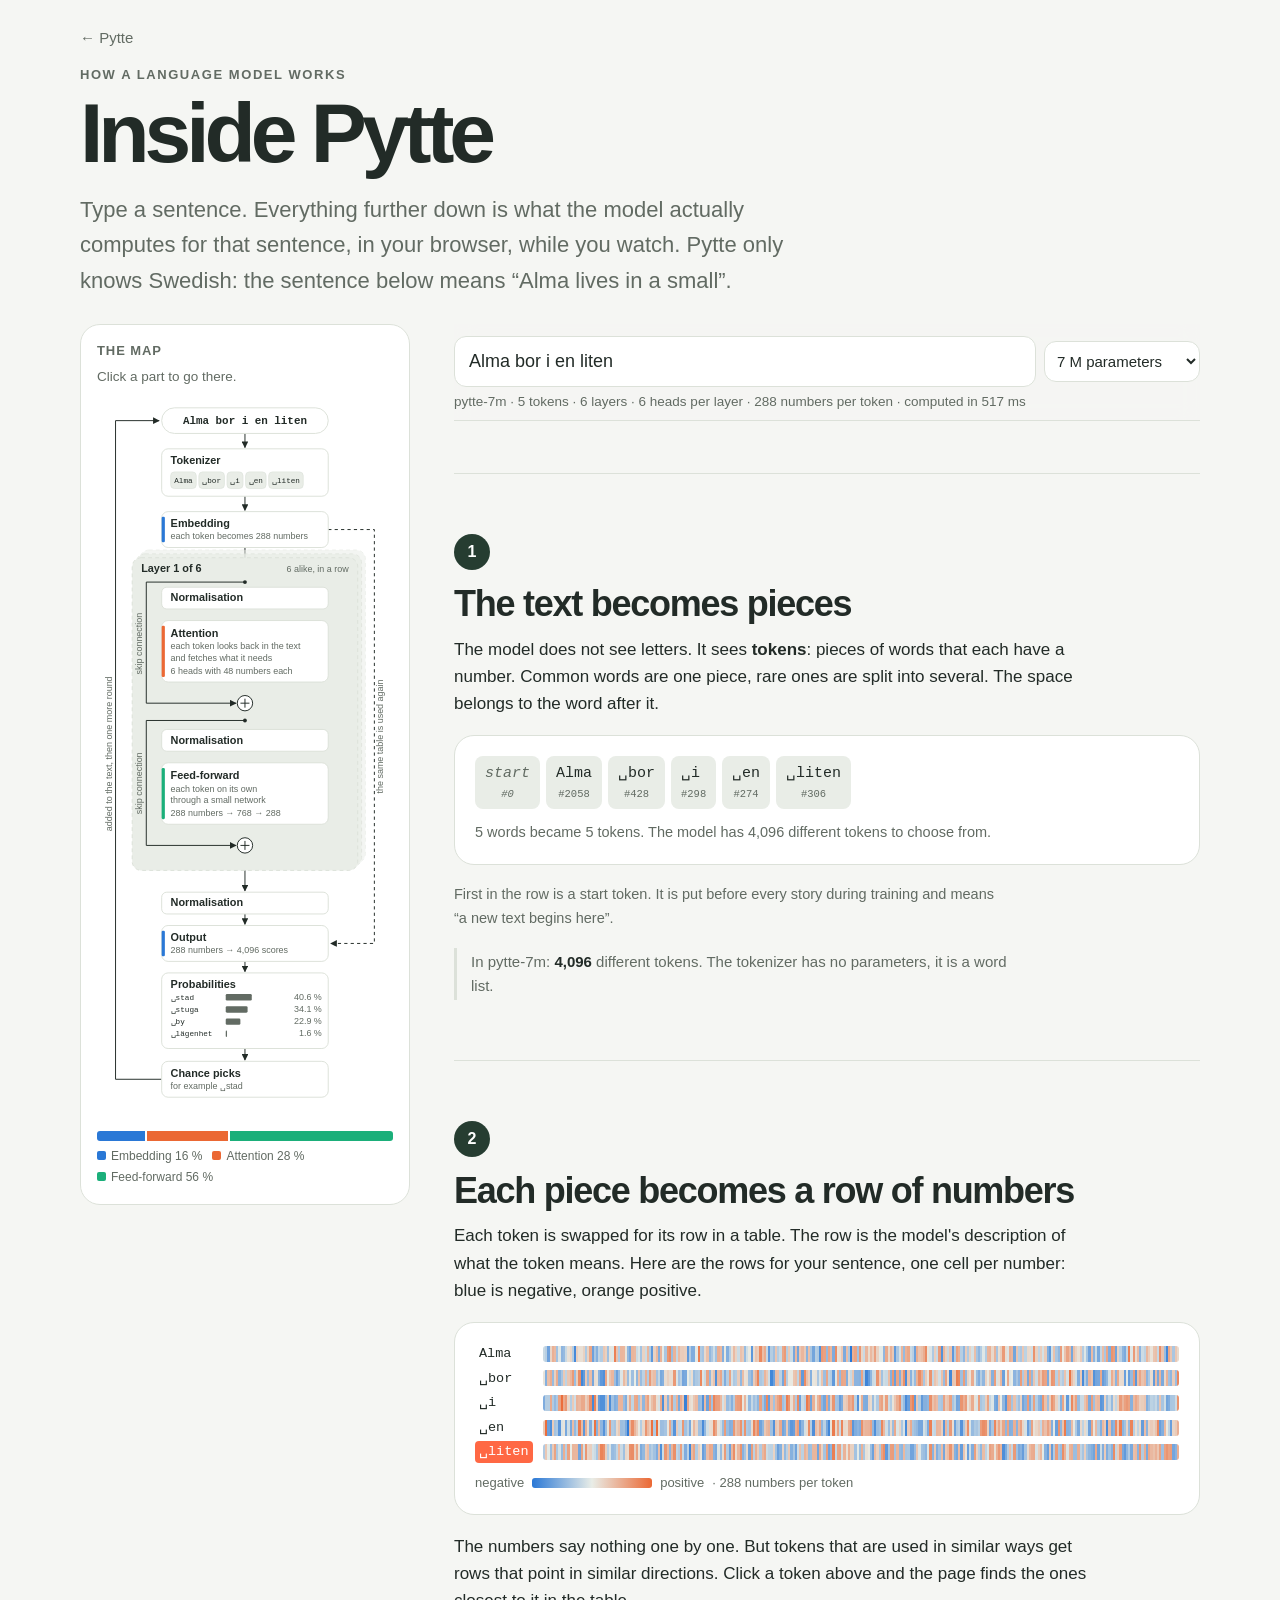
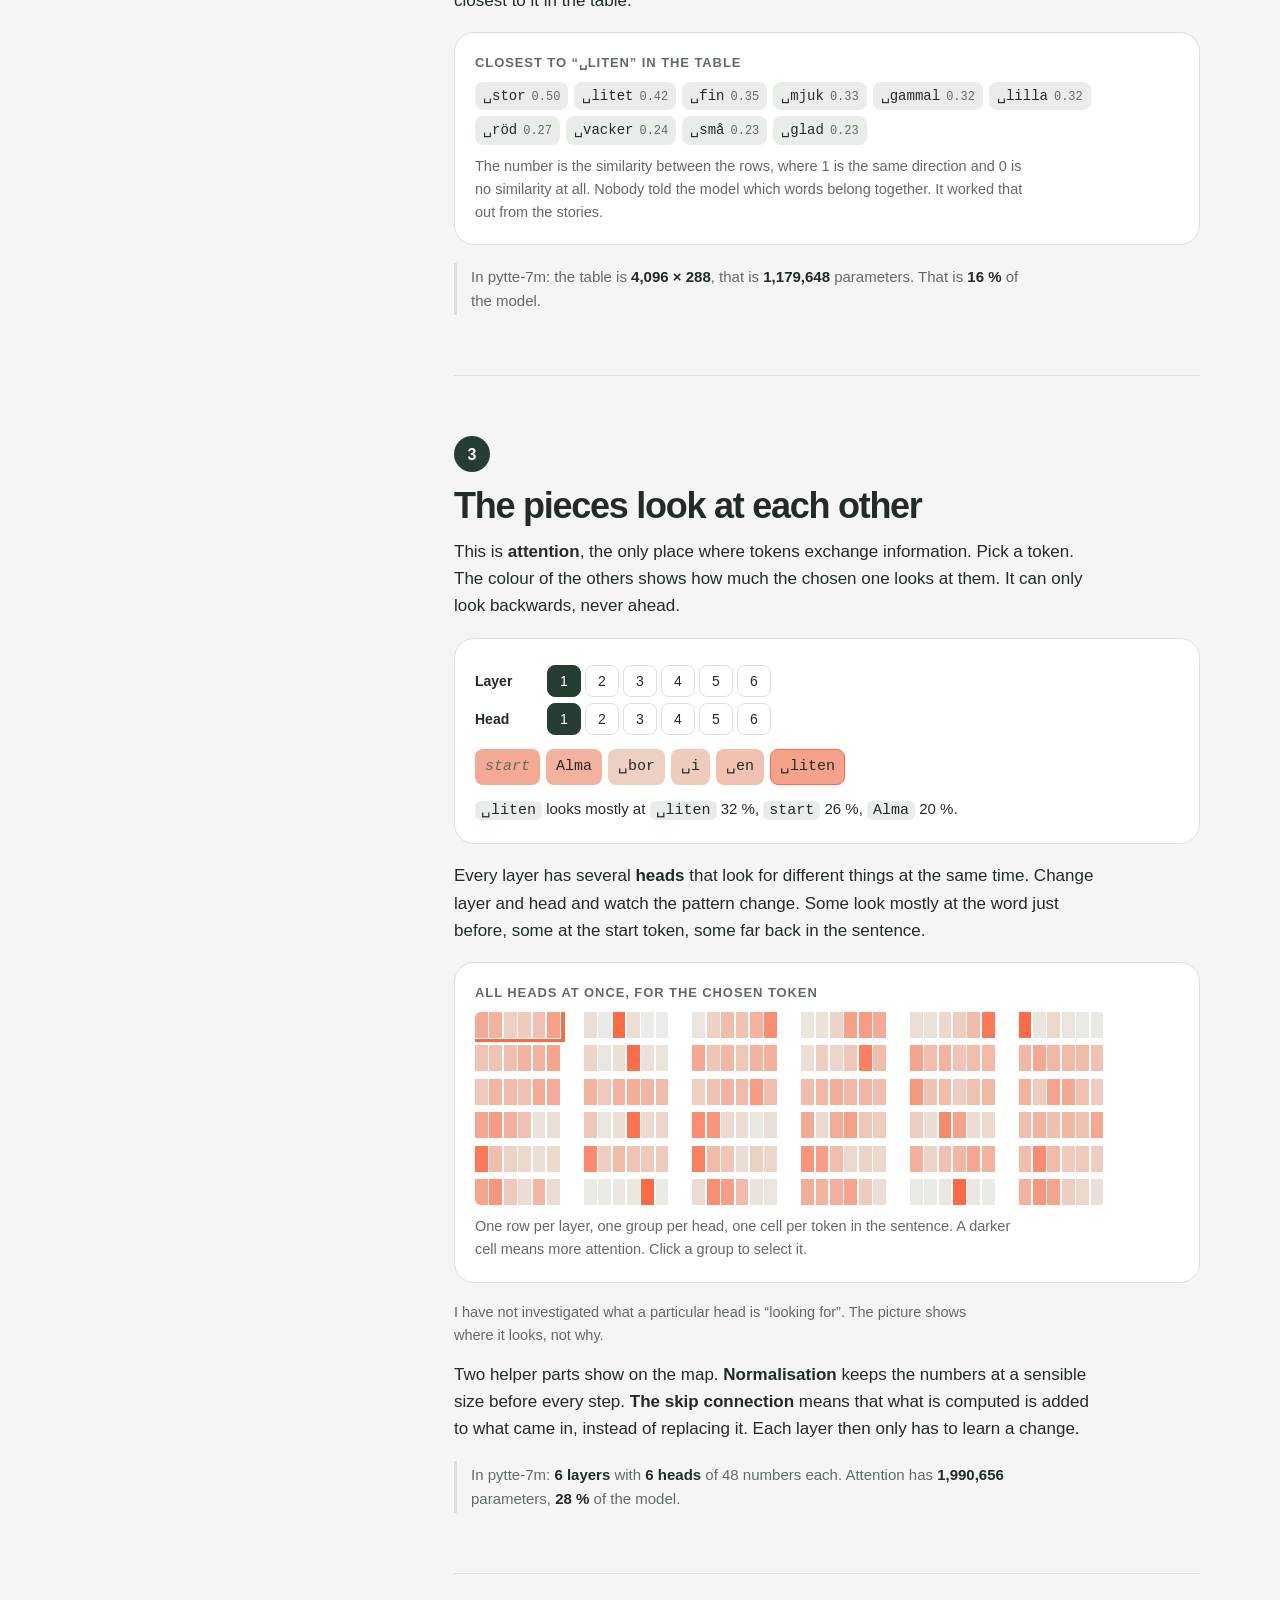
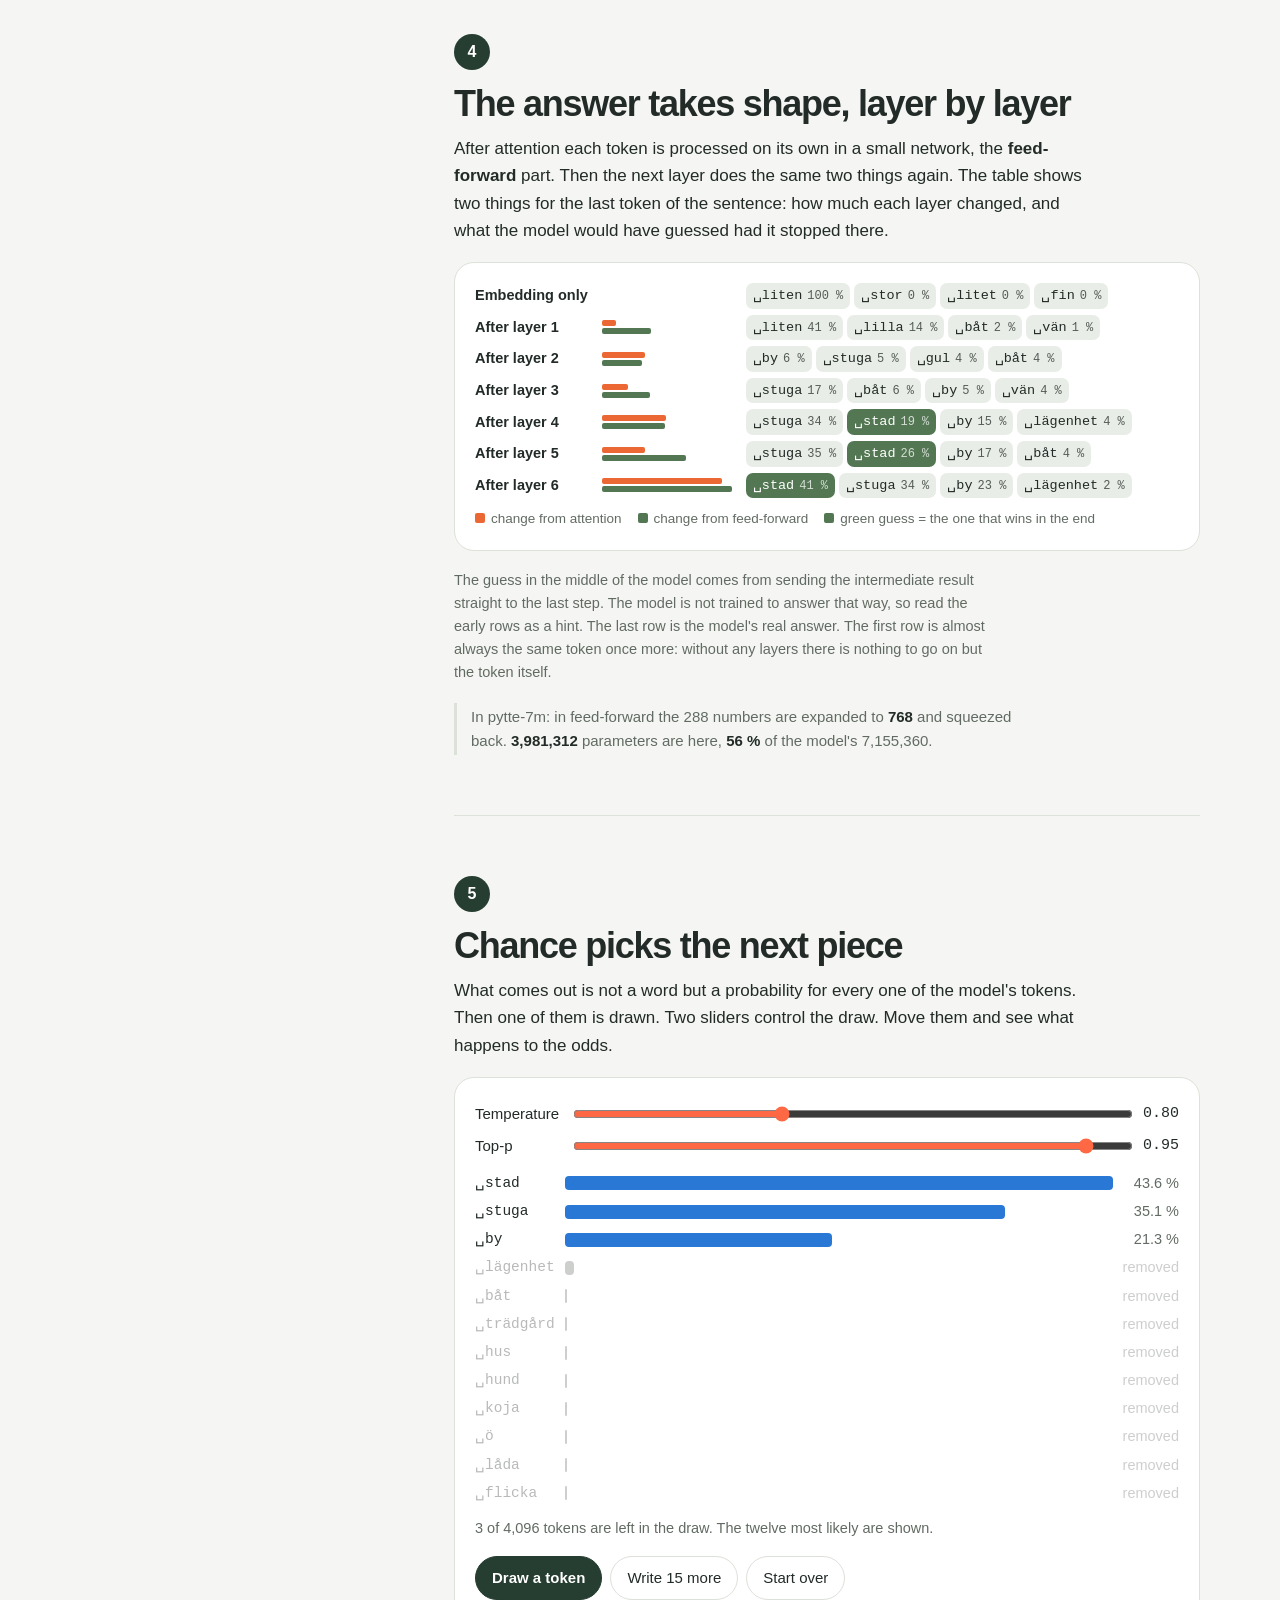
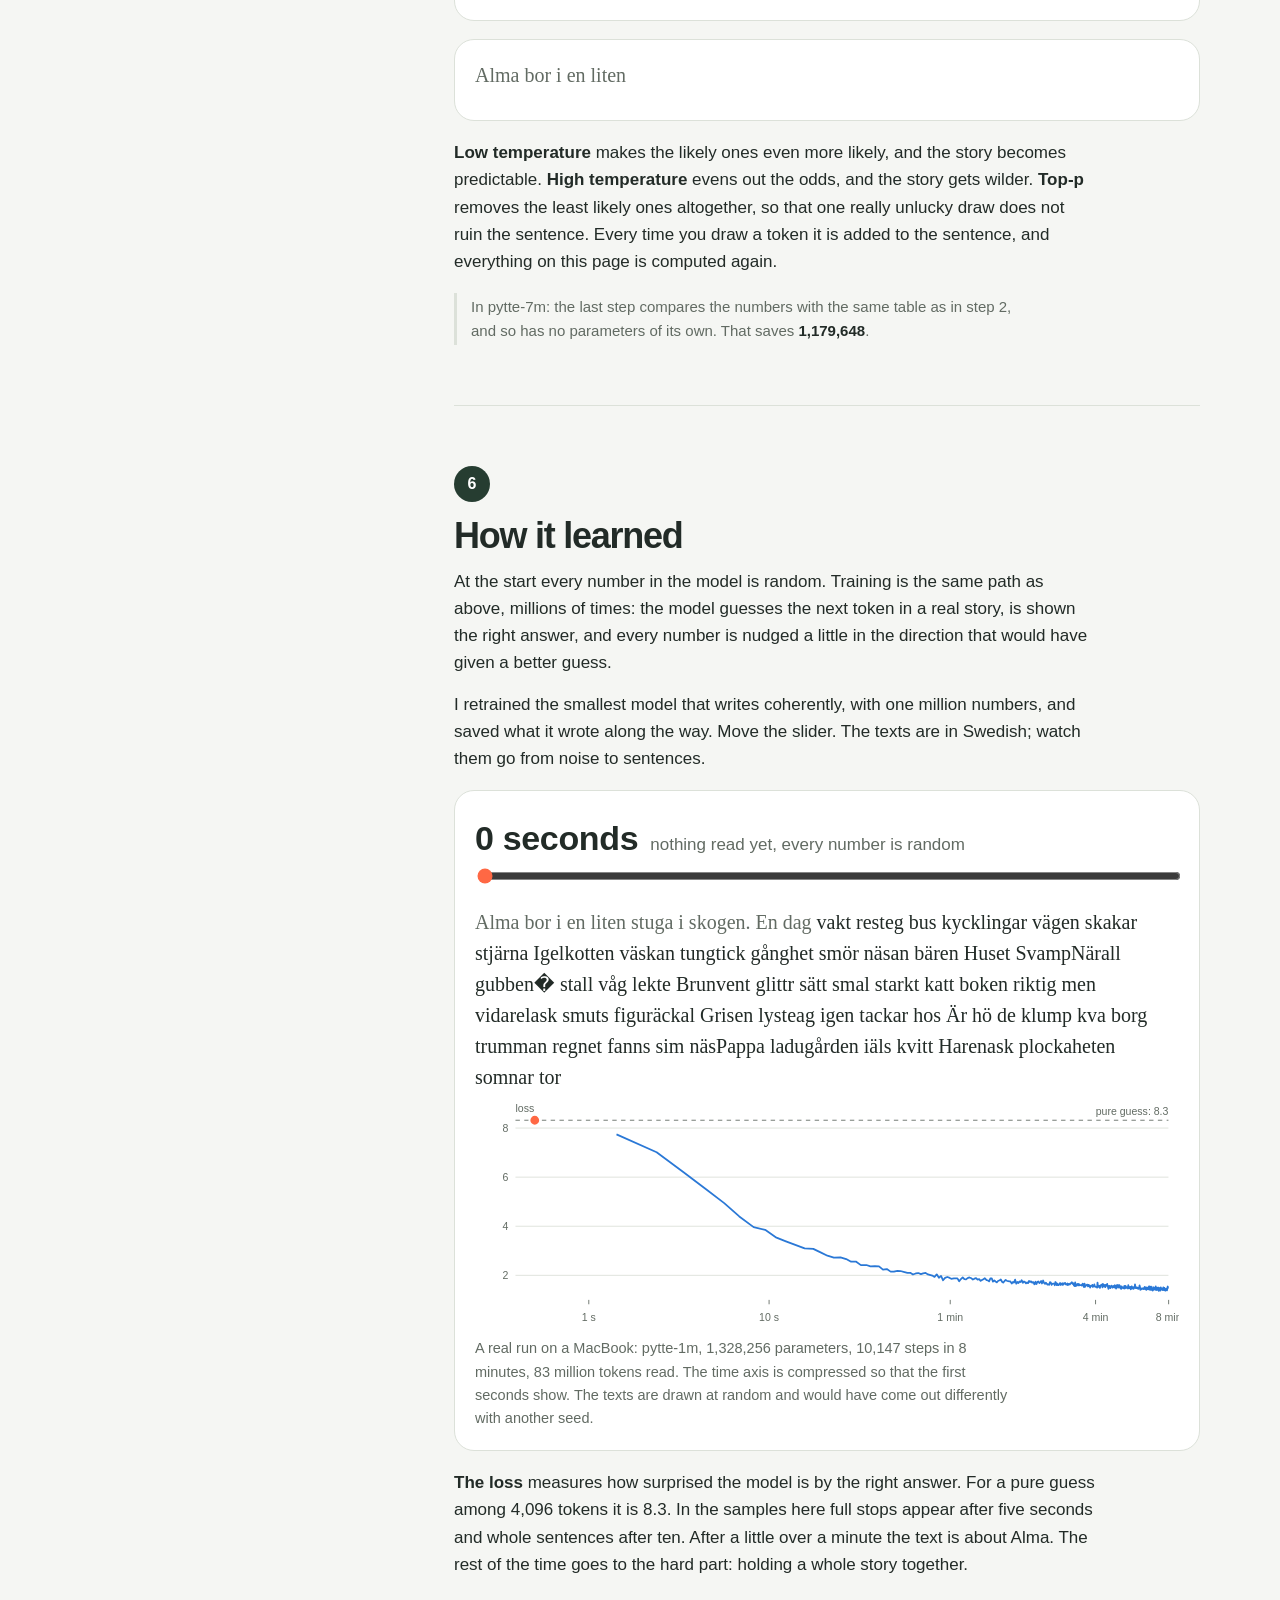
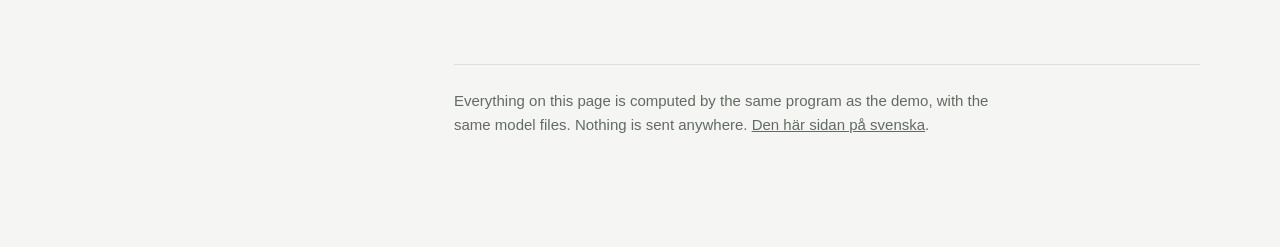
<file: web/inuti.en.html>
<!doctype html>
<html lang="en">
<head>
<meta charset="utf-8">
<meta name="viewport" content="width=device-width, initial-scale=1">
<title>Inside Pytte</title>
<meta name="description" content="Type a sentence and see what happens inside a tiny language model: tokens, embedding, attention, layer by layer, and the chance that picks the next word. Everything is computed in your browser.">
<link rel="icon" href="pytte-mark.svg">
<script>(function () { var t = new URLSearchParams(location.search).get("theme"); try { if (t !== "light" && t !== "dark") t = localStorage.getItem("mk-theme"); } catch (e) {} if (t === "light" || t === "dark") document.documentElement.setAttribute("data-theme", t); })();</script>
<style>
:root {
  --bg: #f5f6f3; --card: #ffffff; --ink: #222b27; --muted: #626b63; --line: #dce1d9; --soft: #e9ede7;
  --primary: #263d31; --on-primary: #ffffff; --accent: #ff6844; --hot: #ff6844; --good: #537653; --on-good: #ffffff;
  --neg: #2a78d6; --pos: #eb6834; --zero: #e9ede7; --c-emb: #2a78d6; --c-attn: #eb6834; --c-ff: #1baf7a;
}
@media (prefers-color-scheme: dark) { :root:not([data-theme="light"]) { --bg: #111a17; --card: #1b2721; --ink: #edf1e9; --muted: #a8b3a8; --line: #344139; --soft: #233229;
  --primary: #d0dfc7; --on-primary: #1b2b1f; --accent: #ff7a58; --hot: #ff7a58; --good: #abc39c; --on-good: #1b2b1f;
  --neg: #5a9ae6; --pos: #f08a5d; --zero: #233229; --c-emb: #5a9ae6; --c-attn: #f08a5d; --c-ff: #3fc795; } }
:root[data-theme="dark"] { --bg: #111a17; --card: #1b2721; --ink: #edf1e9; --muted: #a8b3a8; --line: #344139; --soft: #233229;
  --primary: #d0dfc7; --on-primary: #1b2b1f; --accent: #ff7a58; --hot: #ff7a58; --good: #abc39c; --on-good: #1b2b1f;
  --neg: #5a9ae6; --pos: #f08a5d; --zero: #233229; --c-emb: #5a9ae6; --c-attn: #f08a5d; --c-ff: #3fc795; }
* { box-sizing: border-box; }
html { scroll-behavior: smooth; scroll-padding-top: 150px; }
body { margin: 0; background: var(--bg); color: var(--ink); font: 17px/1.6 "Helvetica Neue", Helvetica, Arial, sans-serif; -webkit-font-smoothing: antialiased; }
main { min-width: 0; padding: 0 0 96px; }
.top { max-width: 1160px; margin: 0 auto; padding: 0 20px; }
.kicker { font-size: 13px; letter-spacing: .12em; text-transform: uppercase; color: var(--muted); font-weight: 600; margin: 14px 0 0; }
.layout { max-width: 1160px; margin: 0 auto; padding: 0 20px; display: flex; flex-direction: column; }
.rail { order: 2; margin: 0 0 64px; }
.railbox { background: var(--card); border: 1px solid var(--line); border-radius: 20px; padding: 16px; }
.railbox h3 { margin: 0 0 4px; } .railbox .hint { font-size: 13.5px; color: var(--muted); margin: 0 0 8px; }
#m-dia { display: block; width: 100%; max-width: 380px; height: auto; margin: 0 auto; }
.share { display: flex; gap: 2px; height: 10px; margin: 12px 0 6px; border-radius: 3px; overflow: hidden; } .share span { display: block; }
.legend { display: flex; flex-wrap: wrap; gap: 2px 10px; font-size: 12px; color: var(--muted); font-variant-numeric: tabular-nums; }
.legend i { display: inline-block; width: 9px; height: 9px; border-radius: 2px; margin-right: 5px; }
@media (min-width: 1100px) {
  .layout { display: grid; grid-template-columns: 330px minmax(0, 1fr); gap: 44px; align-items: start; }
  .rail { order: 0; position: sticky; top: 14px; margin: 0; }
  #m-dia { height: calc(100vh - 176px); min-height: 420px; width: auto; max-width: 100%; }
  #m-dia .t { font-size: 17px; } #m-dia text.s { font-size: 14px; }
  .map { display: none !important; }
  main { max-width: 780px; }
}
/* the map (drawn in the same way as the diagram on the Pytte page) */
svg text { fill: currentColor; font-family: inherit; }
.box { fill: var(--card); stroke: var(--line); stroke-width: 1.5; transition: stroke .2s; }
.t { font-size: 15px; font-weight: 700; } svg text.s, .s { font-size: 12.5px; fill: var(--muted); }
.flow { stroke: currentColor; stroke-width: 1.5; fill: none; } .dash { stroke-dasharray: 5 5; }
.frame { fill: var(--soft); stroke: var(--line); stroke-width: 1.5; stroke-dasharray: 6 5; }
.chip { fill: var(--soft); stroke: var(--line); } .plus { fill: var(--card); stroke: currentColor; stroke-width: 1.5; } .pbar { fill: var(--muted); }
.edge-emb { fill: var(--c-emb); } .edge-attn { fill: var(--c-attn); } .edge-ff { fill: var(--c-ff); }
.part { cursor: pointer; } .part:focus { outline: none; }
.part:hover .box, .part:focus-visible .box { stroke: var(--ink); }
.part.on .box { stroke: var(--accent); stroke-width: 3; }
.fact { font-size: 15px; color: var(--muted); border-left: 3px solid var(--line); padding: 2px 0 2px 14px; margin: 18px 0 0; max-width: 68ch; }
.fact b { color: var(--ink); font-weight: 600; font-variant-numeric: tabular-nums; }
h1 { font-size: clamp(40px, 8vw, 84px); line-height: .98; margin: 6px 0 18px; letter-spacing: -0.06em; font-weight: 700; }
.back { display: inline-block; margin-top: 26px; font-size: 15px; color: var(--muted); text-decoration: none; }
.back:hover { color: var(--ink); text-decoration: underline; }
h2 { font-size: clamp(26px, 4vw, 36px); line-height: 1.1; margin: 0 0 12px; letter-spacing: -0.035em; font-weight: 700; }
h3 { font-size: 13px; letter-spacing: .07em; text-transform: uppercase; color: var(--muted); margin: 22px 0 8px; font-weight: 600; }
p { margin: 0 0 14px; max-width: 68ch; }
.lead { font-size: clamp(18px, 2.4vw, 22px); color: var(--muted); max-width: 60ch; margin-bottom: 26px; }
.muted { color: var(--muted); } .small { font-size: 14.5px; }
.mono { font-family: ui-monospace, "SF Mono", Menlo, monospace; }
section { padding: 60px 0 8px; border-top: 1px solid var(--line); margin-top: 52px; }
.num { display: inline-grid; place-items: center; width: 36px; height: 36px; border-radius: 50%; background: var(--primary); color: var(--on-primary); font-weight: 700; font-size: 16px; margin-bottom: 14px; }
.card { background: var(--card); border: 1px solid var(--line); border-radius: 20px; padding: 20px; margin: 18px 0; }

/* the sticky input and map */
.bar { position: sticky; top: 0; z-index: 5; background: color-mix(in srgb, var(--bg) 90%, transparent); backdrop-filter: blur(10px); border-bottom: 1px solid var(--line); padding: 12px 0 8px; }
.bar .row { display: flex; gap: 8px; align-items: center; max-width: 860px; margin: 0 auto; }
.bar input[type=text] { flex: 1; min-width: 0; font: inherit; font-size: 18px; padding: 10px 14px; border-radius: 12px; border: 1.5px solid var(--line); background: var(--card); color: var(--ink); }
.bar input[type=text]:focus { outline: none; border-color: var(--accent); }
select, button { font: inherit; color: inherit; }
select { padding: 10px 8px; border-radius: 12px; border: 1.5px solid var(--line); background: var(--card); font-size: 15px; }
.btn { padding: 9px 16px; border-radius: 99px; border: 1.5px solid var(--line); background: var(--card); cursor: pointer; font-size: 15px; }
.btn:hover { border-color: var(--ink); } .btn.primary { background: var(--primary); color: var(--on-primary); border-color: var(--primary); font-weight: 600; }
.btn:disabled { opacity: .5; cursor: default; }
.map { display: flex; gap: 4px; overflow-x: auto; max-width: 860px; margin: 8px auto 0; scrollbar-width: none; }
.map a { flex: none; font-size: 13.5px; text-decoration: none; color: var(--muted); padding: 3px 10px; border-radius: 99px; border: 1px solid transparent; white-space: nowrap; }
.map a.on { color: var(--ink); border-color: var(--line); background: var(--card); }
.status { font-size: 13.5px; color: var(--muted); max-width: 860px; margin: 4px auto 0; min-height: 20px; }
.progress { height: 3px; background: var(--soft); border-radius: 2px; overflow: hidden; max-width: 860px; margin: 4px auto 0; }
.progress div { height: 100%; width: 0; background: var(--accent); transition: width .15s; }

/* tokens */
.toks { display: flex; flex-wrap: wrap; gap: 6px; }
.tok { font-family: ui-monospace, "SF Mono", Menlo, monospace; font-size: 15px; padding: 5px 9px; border-radius: 8px; background: var(--soft); border: 1.5px solid transparent; cursor: pointer; white-space: pre; position: relative; animation: pop .35s both; color: var(--ink); }
.tok small { display: block; font-size: 10.5px; color: var(--muted); text-align: center; }
.tok.sel { border-color: var(--accent); }
.tok.start { color: var(--muted); font-style: italic; }
@keyframes pop { from { transform: translateY(8px) scale(.9); opacity: 0; } to { transform: none; opacity: 1; } }

/* embedding strips */
.strips { display: grid; grid-template-columns: max-content 1fr; gap: 3px 10px; align-items: center; }
.strips canvas { width: 100%; height: 16px; image-rendering: pixelated; border-radius: 3px; display: block; }
.strips .lbl { font-family: ui-monospace, Menlo, monospace; font-size: 13.5px; white-space: pre; cursor: pointer; padding: 0 4px; border-radius: 4px; }
.strips .lbl.sel { background: var(--accent); color: #fff; }
.scale { display: flex; align-items: center; gap: 8px; font-size: 13px; color: var(--muted); margin-top: 10px; }
.scale i { display: block; width: 120px; height: 10px; border-radius: 3px; background: linear-gradient(90deg, var(--neg), var(--zero), var(--pos)); }
.nb { display: flex; flex-wrap: wrap; gap: 6px; margin-top: 6px; }
.nb span { font-family: ui-monospace, Menlo, monospace; font-size: 14px; background: var(--soft); border-radius: 8px; padding: 3px 8px; white-space: pre; }
.nb span b { font-weight: 400; color: var(--muted); font-size: 12px; margin-left: 6px; }

/* attention */
.pick { display: flex; flex-wrap: wrap; gap: 4px; align-items: center; margin: 6px 0; font-size: 14px; }
.pick b { font-weight: 600; margin-right: 6px; min-width: 62px; }
.pick button { min-width: 34px; padding: 4px 8px; border-radius: 8px; border: 1.5px solid var(--line); background: var(--card); cursor: pointer; font-size: 14px; }
.pick button[aria-pressed=true] { background: var(--primary); color: var(--on-primary); border-color: var(--primary); }
.att .tok { animation: none; transition: background-color .25s, color .25s; }
.att .tok.later { opacity: .3; }
.looks { font-size: 15px; margin-top: 12px; min-height: 26px; }
.looks span { font-family: ui-monospace, Menlo, monospace; background: var(--soft); border-radius: 6px; padding: 1px 6px; white-space: pre; }
#grid { width: 100%; display: block; cursor: pointer; image-rendering: pixelated; margin-top: 6px; border-radius: 6px; }

/* layers and lens */
.lens { display: grid; grid-template-columns: max-content minmax(70px, 130px) minmax(0, 1fr); gap: 6px 14px; align-items: center; font-size: 14.5px; }
.lens .stage { font-weight: 600; white-space: nowrap; }
.lens .upd { display: grid; gap: 2px; }
.lens .upd i { display: block; height: 6px; border-radius: 2px; min-width: 2px; }
.lens .guess { display: flex; flex-wrap: wrap; gap: 4px; }
.lens .guess span { font-family: ui-monospace, Menlo, monospace; font-size: 13.5px; padding: 2px 7px; border-radius: 7px; background: var(--soft); white-space: pre; }
.lens .guess span.win { background: var(--good); color: var(--on-good); }
.lens .guess span b { font-weight: 400; opacity: .75; margin-left: 5px; font-size: 12px; }
.key { display: flex; flex-wrap: wrap; gap: 4px 16px; font-size: 13.5px; color: var(--muted); margin-top: 10px; }
.key i { display: inline-block; width: 10px; height: 10px; border-radius: 2px; margin-right: 6px; }

/* sampling */
.bars { display: grid; grid-template-columns: max-content 1fr max-content; gap: 5px 10px; align-items: center; font-size: 14.5px; }
.bars .w { font-family: ui-monospace, Menlo, monospace; white-space: pre; }
.bars .b { height: 14px; border-radius: 4px; background: var(--neg); min-width: 2px; transition: width .2s, background-color .2s; }
.bars .p { font-variant-numeric: tabular-nums; color: var(--muted); text-align: right; }
.bars .cut { opacity: .32; } .bars .cut .b, .bars .b.cut { background: var(--muted); }
.bars .hit { outline: 2.5px solid var(--accent); outline-offset: 2px; border-radius: 4px; }
.sliders { display: grid; grid-template-columns: max-content 1fr max-content; gap: 8px 12px; align-items: center; margin: 4px 0 14px; font-size: 15px; }
input[type=range] { width: 100%; accent-color: var(--accent); }
.acts { display: flex; flex-wrap: wrap; gap: 8px; margin-top: 16px; align-items: center; }
.story { font-family: Georgia, "Times New Roman", serif; font-size: 20px; line-height: 1.55; min-height: 2em; }
.story .p0 { color: var(--muted); } .story .new { background: color-mix(in srgb, var(--accent) 45%, transparent); border-radius: 3px; }

/* training */
.time { display: flex; align-items: baseline; gap: 12px; flex-wrap: wrap; }
.time b { font-size: 34px; letter-spacing: -0.01em; font-variant-numeric: tabular-nums; }
#curve { width: 100%; height: auto; display: block; margin-top: 8px; }
#curve text { fill: var(--muted); font-size: 12px; }
footer { margin-top: 64px; padding-top: 24px; border-top: 1px solid var(--line); font-size: 15px; color: var(--muted); }
a { color: inherit; }
@media (max-width: 600px) { body { font-size: 16px; } .lead { font-size: 18px; } .story { font-size: 18px; } .lens { grid-template-columns: max-content minmax(0, 1fr); gap: 4px 10px; } .lens .guess { grid-column: 1 / -1; margin-bottom: 10px; } }
</style>
</head>
<body>
<header class="top">
  <a class="back" id="back" href="../en/pytte">← Pytte</a>
  <p class="kicker">How a language model works</p>
  <h1>Inside Pytte</h1>
  <p class="lead">Type a sentence. Everything further down is what the model actually computes for that sentence, in your browser, while you watch. Pytte only knows Swedish: the sentence below means “Alma lives in a small”.</p>
</header>
<div class="layout">
<aside class="rail" aria-label="The map of the model">
  <div class="railbox">
    <h3>The map</h3>
    <p class="hint">Click a part to go there.</p>
    <svg id="m-dia" viewBox="0 0 440 1130" role="img" aria-label="The architecture from top to bottom: text, tokenizer, embedding, the layers with normalisation, attention and feed-forward, the final normalisation, output, probabilities and the choice of the next token.">
          <defs><marker id="m-a2" viewBox="0 0 10 10" refX="9" refY="5" markerWidth="7" markerHeight="7" orient="auto-start-reverse"><path d="M0 0 10 5 0 10z" fill="currentColor"/></marker></defs>

          <!-- the loop back to the text, and the shared table -->
          <path class="flow" d="M90 1068 H18 V40 H86" marker-end="url(#m-a2)"/>
          <text class="s" transform="translate(12 560) rotate(-90)" text-anchor="middle">added to the text, then one more round</text>
          <path class="flow dash" d="M350 210 H422 V856 H354" marker-end="url(#m-a2)"/>
          <text class="s" transform="translate(435 533) rotate(-90)" text-anchor="middle">the same table is used again</text>

          <!-- main line -->
          <path class="flow" d="M220 60 V82" marker-end="url(#m-a2)"/>
          <path class="flow" d="M220 158 V180" marker-end="url(#m-a2)"/>
          <path class="flow" d="M220 238 V298" marker-end="url(#m-a2)"/>
          <path class="flow" d="M220 334 V350" marker-end="url(#m-a2)"/>
          <path class="flow" d="M220 448 V468" marker-end="url(#m-a2)"/>
          <path class="flow" d="M220 494 V520" marker-end="url(#m-a2)"/>
          <path class="flow" d="M220 556 V572" marker-end="url(#m-a2)"/>
          <path class="flow" d="M220 670 V690" marker-end="url(#m-a2)"/>
          <path class="flow" d="M220 716 V774" marker-end="url(#m-a2)"/>
          <path class="flow" d="M220 810 V826" marker-end="url(#m-a2)"/>
          <path class="flow" d="M220 884 V900" marker-end="url(#m-a2)"/>
          <path class="flow" d="M220 1020 V1038" marker-end="url(#m-a2)"/>

          <g class="part" data-part="text" tabindex="0" role="button" aria-label="The text">
            <rect class="box" x="90" y="20" width="260" height="40" rx="20"/>
            <text class="t mono" x="220" y="45" text-anchor="middle">Alma bor i en liten</text>
          </g>

          <g class="part" data-part="tok" tabindex="0" role="button" aria-label="Tokenizer">
            <rect class="box" x="90" y="84" width="260" height="74" rx="10"/>
            <text class="t" x="104" y="107">Tokenizer</text>
            <g id="m-chips"></g>
          </g>

          <g class="part" data-part="emb" tabindex="0" role="button" aria-label="Embedding">
            <rect class="box" x="90" y="182" width="260" height="56" rx="10"/>
            <rect class="edge-emb" x="90" y="190" width="5" height="40" rx="2"/>
            <text class="t" x="104" y="206">Embedding</text>
            <text class="s" x="104" y="225" id="m-emb-sub"></text>
          </g>

          <!-- one layer, with the others stacked behind it -->
          <rect class="frame" x="56" y="242" width="352" height="488" rx="14" opacity=".5"/>
          <rect class="frame" x="50" y="248" width="352" height="488" rx="14" opacity=".75"/>
          <g class="part" data-part="layer" tabindex="0" role="button" aria-label="The layers">
            <rect class="frame box" x="44" y="254" width="352" height="488" rx="14"/>
            <text class="t" x="58" y="276" id="m-layer-title"></text>
            <text class="s" x="382" y="276" text-anchor="end" id="m-layer-sub"></text>
          </g>

          <!-- skip connections -->
          <g class="part" data-part="res" tabindex="0" role="button" aria-label="Skip connection">
            <path class="flow" d="M220 292 H66 V481 H206" marker-end="url(#m-a2)"/>
            <path class="flow" d="M220 508 H66 V703 H206" marker-end="url(#m-a2)"/>
            <circle cx="220" cy="292" r="3" fill="currentColor"/><circle cx="220" cy="508" r="3" fill="currentColor"/>
            <text class="s" transform="translate(60 388) rotate(-90)" text-anchor="middle">skip connection</text>
            <text class="s" transform="translate(60 606) rotate(-90)" text-anchor="middle">skip connection</text>
            <circle class="plus" cx="220" cy="481" r="12"/><path class="flow" d="M213 481 H227 M220 474 V488"/>
            <circle class="plus" cx="220" cy="703" r="12"/><path class="flow" d="M213 703 H227 M220 696 V710"/>
          </g>

          <g class="part" data-part="norm" tabindex="0" role="button" aria-label="Normalisation">
            <rect class="box" x="90" y="300" width="260" height="34" rx="8"/>
            <text class="t" x="104" y="322">Normalisation</text>
          </g>
          <g class="part" data-part="attn" tabindex="0" role="button" aria-label="Attention">
            <rect class="box" x="90" y="352" width="260" height="96" rx="10"/>
            <rect class="edge-attn" x="90" y="360" width="5" height="80" rx="2"/>
            <text class="t" x="104" y="377">Attention</text>
            <text class="s" x="104" y="397">each token looks back in the text</text>
            <text class="s" x="104" y="415">and fetches what it needs</text>
            <text class="s" x="104" y="435" id="m-attn-sub"></text>
          </g>
          <g class="part" data-part="norm" tabindex="0" role="button" aria-label="Normalisation">
            <rect class="box" x="90" y="522" width="260" height="34" rx="8"/>
            <text class="t" x="104" y="544">Normalisation</text>
          </g>
          <g class="part" data-part="ff" tabindex="0" role="button" aria-label="Feed-forward">
            <rect class="box" x="90" y="574" width="260" height="96" rx="10"/>
            <rect class="edge-ff" x="90" y="582" width="5" height="80" rx="2"/>
            <text class="t" x="104" y="599">Feed-forward</text>
            <text class="s" x="104" y="619">each token on its own</text>
            <text class="s" x="104" y="637">through a small network</text>
            <text class="s" x="104" y="657" id="m-ff-sub"></text>
          </g>

          <g class="part" data-part="norm" tabindex="0" role="button" aria-label="The final normalisation">
            <rect class="box" x="90" y="776" width="260" height="34" rx="8"/>
            <text class="t" x="104" y="798">Normalisation</text>
          </g>
          <g class="part" data-part="out" tabindex="0" role="button" aria-label="Output">
            <rect class="box" x="90" y="828" width="260" height="56" rx="10"/>
            <rect class="edge-emb" x="90" y="836" width="5" height="40" rx="2"/>
            <text class="t" x="104" y="852">Output</text>
            <text class="s" x="104" y="871" id="m-out-sub"></text>
          </g>
          <g class="part" data-part="prob" tabindex="0" role="button" aria-label="Probabilities">
            <rect class="box" x="90" y="902" width="260" height="118" rx="10"/>
            <text class="t" x="104" y="925">Probabilities</text>
            <g id="m-probs"></g>
          </g>
          <g class="part" data-part="pick" tabindex="0" role="button" aria-label="Chance picks">
            <rect class="box" x="90" y="1040" width="260" height="56" rx="10"/>
            <text class="t" x="104" y="1064">Chance picks</text>
            <text class="s" x="104" y="1083" id="m-pick-sub"></text>
          </g>
        </svg>
    <div class="share" id="m-share"></div>
    <div class="legend" id="m-legend"></div>
  </div>
</aside>
<main>

  <div class="bar">
    <div class="row">
      <input id="text" type="text" value="Alma bor i en liten" spellcheck="false" autocomplete="off" aria-label="Your sentence">
      <select id="size" aria-label="Model size"></select>
    </div>
    <nav class="map" id="map" aria-label="The steps"></nav>
    <div class="progress" id="progress" hidden><div></div></div>
    <div class="status" id="status" aria-live="polite"></div>
  </div>

  <section id="s-token" data-name="Tokens">
    <span class="num">1</span>
    <h2>The text becomes pieces</h2>
    <p>The model does not see letters. It sees <b>tokens</b>: pieces of words that each have a number. Common words are one piece, rare ones are split into several. The space belongs to the word after it.</p>
    <div class="card"><div class="toks" id="toks"></div>
      <p class="small muted" style="margin:12px 0 0" id="toks-note"></p></div>
    <p class="small muted">First in the row is a start token. It is put before every story during training and means “a new text begins here”.</p>
    <p class="fact" id="fact-tok"></p>
  </section>

  <section id="s-emb" data-name="Numbers">
    <span class="num">2</span>
    <h2>Each piece becomes a row of numbers</h2>
    <p>Each token is swapped for its row in a table. The row is the model's description of what the token means. Here are the rows for your sentence, one cell per number: blue is negative, orange positive.</p>
    <div class="card"><div class="strips" id="strips"></div>
      <div class="scale"><span>negative</span><i></i><span>positive</span><span id="emb-dim"></span></div></div>
    <p>The numbers say nothing one by one. But tokens that are used in similar ways get rows that point in similar directions. Click a token above and the page finds the ones closest to it in the table.</p>
    <div class="card"><h3 style="margin-top:0" id="nb-title">Closest in the table</h3><div class="nb" id="nb"></div>
      <p class="small muted" style="margin:10px 0 0">The number is the similarity between the rows, where 1 is the same direction and 0 is no similarity at all. Nobody told the model which words belong together. It worked that out from the stories.</p></div>
    <p class="fact" id="fact-emb"></p>
  </section>

  <section id="s-att" data-name="Attention">
    <span class="num">3</span>
    <h2>The pieces look at each other</h2>
    <p>This is <b>attention</b>, the only place where tokens exchange information. Pick a token. The colour of the others shows how much the chosen one looks at them. It can only look backwards, never ahead.</p>
    <div class="card att">
      <div class="pick" id="pick-layer"><b>Layer</b></div>
      <div class="pick" id="pick-head"><b>Head</b></div>
      <div class="toks" id="att-toks" style="margin-top:14px"></div>
      <div class="looks" id="looks"></div>
    </div>
    <p>Every layer has several <b>heads</b> that look for different things at the same time. Change layer and head and watch the pattern change. Some look mostly at the word just before, some at the start token, some far back in the sentence.</p>
    <div class="card"><h3 style="margin-top:0">All heads at once, for the chosen token</h3>
      <canvas id="grid" height="10"></canvas>
      <p class="small muted" style="margin:10px 0 0">One row per layer, one group per head, one cell per token in the sentence. A darker cell means more attention. Click a group to select it.</p></div>
    <p class="small muted">I have not investigated what a particular head is “looking for”. The picture shows where it looks, not why.</p>
    <p>Two helper parts show on the map. <b>Normalisation</b> keeps the numbers at a sensible size before every step. <b>The skip connection</b> means that what is computed is added to what came in, instead of replacing it. Each layer then only has to learn a change.</p>
    <p class="fact" id="fact-attn"></p>
  </section>

  <section id="s-layer" data-name="Layers">
    <span class="num">4</span>
    <h2>The answer takes shape, layer by layer</h2>
    <p>After attention each token is processed on its own in a small network, the <b>feed-forward</b> part. Then the next layer does the same two things again. The table shows two things for the last token of the sentence: how much each layer changed, and what the model would have guessed had it stopped there.</p>
    <div class="card"><div class="lens" id="lens"></div>
      <div class="key"><span><i style="background:var(--pos)"></i>change from attention</span><span><i style="background:var(--good)"></i>change from feed-forward</span><span><i style="background:var(--good)"></i>green guess = the one that wins in the end</span></div></div>
    <p class="small muted">The guess in the middle of the model comes from sending the intermediate result straight to the last step. The model is not trained to answer that way, so read the early rows as a hint. The last row is the model's real answer. The first row is almost always the same token once more: without any layers there is nothing to go on but the token itself.</p>
    <p class="fact" id="fact-ff"></p>
  </section>

  <section id="s-pick" data-name="Chance">
    <span class="num">5</span>
    <h2>Chance picks the next piece</h2>
    <p>What comes out is not a word but a probability for every one of the model's tokens. Then one of them is drawn. Two sliders control the draw. Move them and see what happens to the odds.</p>
    <div class="card">
      <div class="sliders">
        <label for="temp">Temperature</label><input id="temp" type="range" min="0.1" max="2" step="0.05" value="0.8"><span id="temp-v" class="mono"></span>
        <label for="topp">Top-p</label><input id="topp" type="range" min="0.3" max="1" step="0.01" value="0.95"><span id="topp-v" class="mono"></span>
      </div>
      <div class="bars" id="bars"></div>
      <p class="small muted" style="margin:12px 0 0" id="bars-note"></p>
      <div class="acts"><button class="btn primary" id="draw">Draw a token</button><button class="btn" id="auto">Write 15 more</button><button class="btn" id="reset">Start over</button></div>
    </div>
    <div class="card"><div class="story" id="story"></div></div>
    <p><b>Low temperature</b> makes the likely ones even more likely, and the story becomes predictable. <b>High temperature</b> evens out the odds, and the story gets wilder. <b>Top-p</b> removes the least likely ones altogether, so that one really unlucky draw does not ruin the sentence. Every time you draw a token it is added to the sentence, and everything on this page is computed again.</p>
    <p class="fact" id="fact-out"></p>
  </section>

  <section id="s-train" data-name="Training">
    <span class="num">6</span>
    <h2>How it learned</h2>
    <p>At the start every number in the model is random. Training is the same path as above, millions of times: the model guesses the next token in a real story, is shown the right answer, and every number is nudged a little in the direction that would have given a better guess.</p>
    <p>I retrained the smallest model that writes coherently, with one million numbers, and saved what it wrote along the way. Move the slider. The texts are in Swedish; watch them go from noise to sentences.</p>
    <div class="card">
      <div class="time"><b id="tr-time"></b><span class="muted" id="tr-seen"></span></div>
      <input id="tr-slider" type="range" min="0" max="0" step="1" value="0" aria-label="Time into training">
      <div class="story" id="tr-text" style="margin-top:14px"></div>
      <svg id="curve" viewBox="0 0 800 260" role="img" aria-label="The loss falls quickly in the first seconds and then slowly"></svg>
      <p class="small muted" style="margin:8px 0 0" id="tr-note"></p>
    </div>
    <p><b>The loss</b> measures how surprised the model is by the right answer. For a pure guess among 4,096 tokens it is 8.3. In the samples here full stops appear after five seconds and whole sentences after ten. After a little over a minute the text is about Alma. The rest of the time goes to the hard part: holding a whole story together.</p>
  </section>

  <footer>
    <p>Everything on this page is computed by the same program as the demo, with the same model files. Nothing is sent anywhere. <a href="inuti.html">Den här sidan på svenska</a>.</p>
  </footer>
</main>
</div>

<script type="module">
const SIZES = [["0.3m", "0,3 M"], ["1m", "1 M"], ["2m", "2 M"], ["3m", "3 M"], ["7m", "7 M"], ["15m", "15 M"]];
const $ = (id) => document.getElementById(id);
const h = (tag, attrs = {}, ...kids) => { const e = document.createElement(tag); for (const k in attrs) { if (k === "class") e.className = attrs[k]; else if (k.startsWith("on")) e[k] = attrs[k]; else e.setAttribute(k, attrs[k]); } e.append(...kids); return e; };
const pct = (p, d = 1) => (100 * p).toFixed(d) + " %";
const show = (t) => t.replace(/^ /, "␣").replace(/\n/g, "↵");
const css = (v) => getComputedStyle(document.documentElement).getPropertyValue(v).trim();
const rgb = (hex) => { const n = parseInt(hex.slice(1), 16); return [n >> 16 & 255, n >> 8 & 255, n & 255]; };
const mix = (a, b, t) => `rgb(${a.map((v, i) => Math.round(v + (b[i] - v) * t)).join(",")})`;

// ---------------------------------------------------------------- the worker
const worker = new Worker("worker.js?v=6", { type: "module" });
const pending = new Map(); let nextId = 1;
worker.onmessage = (e) => {
  const m = e.data;
  if (m.type === "progress") { $("progress").hidden = false; $("progress").firstElementChild.style.width = (m.total ? 100 * m.got / m.total : 30) + "%"; return; }
  if (m.type === "loaded") { $("progress").hidden = true; return; }
  const r = pending.get(m.id); if (!r) return;
  pending.delete(m.id); r(m);
};
const ask = (msg) => new Promise((res) => { const id = nextId++; pending.set(id, res); worker.postMessage({ ...msg, id }); });

// ---------------------------------------------------------------- state
const S = { size: "7m", t: null, vocab: {}, sel: 0, layer: 0, head: 0, base: 0, busy: false, seq: 0 };
const file = () => `pytte-${S.size}.bin`;
SIZES.forEach(([k, label]) => $("size").append(h("option", { value: k }, `${label} parameters`)));
$("size").value = S.size;

async function run(input) {            // input: {text} or {ids}
  const seq = ++S.seq;
  $("status").textContent = "computing…";
  const t0 = performance.now();
  const m = await ask({ type: "trace", file: file(), vocab: !S.vocab[S.size], ...input });
  if (seq !== S.seq) return;
  if (m.type === "error") { $("status").textContent = m.message; return; }
  if (m.vocab) S.vocab[S.size] = m.vocab;
  S.t = m;
  if (input.text != null) S.base = m.T;                 // tokens typed by the user (the rest were drawn here)
  if (S.sel >= m.T || input.keepSel !== true) S.sel = m.T - 1;
  S.layer = Math.min(S.layer, m.L - 1); S.head = Math.min(S.head, m.H - 1);
  $("status").textContent = `pytte-${S.size} · ${m.T - 1} tokens · ${m.L} layers · ${m.H} heads per layer · ${m.D} numbers per token · computed in ${Math.round(performance.now() - t0)} ms`
    + (m.T >= 40 ? " · the page shows at most 39 tokens" : "");
  renderTokens(); renderEmb(); renderPickers(); renderAtt(); renderLens(); renderBars(); renderStory(); renderMap();
}

// ---------------------------------------------------------------- the map: the diagram with this sentence's own values
const NSV = "http://www.w3.org/2000/svg";
const sv = (name, a, txt) => { const e = document.createElementNS(NSV, name); for (const k in a) e.setAttribute(k, a[k]); if (txt != null) e.textContent = txt; return e; };
const nf = (x) => x.toLocaleString("en-US").replace(/\s/g, "\u00a0");
const STATION = { text: "s-token", tok: "s-token", emb: "s-emb", layer: "s-att", norm: "s-att", attn: "s-att", res: "s-att", ff: "s-layer", out: "s-pick", prob: "s-pick", pick: "s-pick" };
function renderMap() {
  const t = S.t, hd = t.D / t.H, V = t.vocabSize;
  const emb = V * t.D, attn = t.L * (2 * t.D * t.D + 2 * t.D * t.kv * hd), ffp = t.L * 3 * t.D * t.ff, norm = (2 * t.L + 1) * t.D, total = emb + attn + ffp + norm;
  const short = t.text.length > 24 ? t.text.slice(0, 23) + "…" : t.text;
  document.querySelector('#m-dia .part[data-part="text"] text').textContent = short;
  $("m-emb-sub").textContent = `each token becomes ${t.D} numbers`;
  $("m-layer-title").textContent = `Layer 1 of ${t.L}`; $("m-layer-sub").textContent = `${t.L} alike, in a row`;
  $("m-attn-sub").textContent = `${t.H} heads with ${hd} numbers each`; $("m-ff-sub").textContent = `${t.D} numbers → ${nf(t.ff)} → ${t.D}`;
  $("m-out-sub").textContent = `${t.D} numbers → ${nf(V)} scores`;
  const chips = $("m-chips"); chips.replaceChildren(); let x = 104; const toks = t.tokens.slice(1);
  for (let i = 0; i < toks.length; i++) {
    const full = Math.round(show(toks[i].text).length * 7.4 + 10), last = x + full > (i < toks.length - 1 ? 318 : 344), label = last ? "…" : show(toks[i].text), w = last ? 22 : full;
    chips.append(sv("rect", { class: "chip", x, y: 120, width: w, height: 26, rx: 6 }), sv("text", { class: "mono", x: x + w / 2, y: 137, "text-anchor": "middle", "font-size": 12 }, label));
    x += w + 4; if (last) break;
  }
  const mx = Math.max(...t.logits); let z = 0; for (const v of t.logits) z += Math.exp(v - mx);
  const top = [...t.logits].map((v, i) => [Math.exp(v - mx) / z, i]).sort((a, b) => b[0] - a[0]).slice(0, 4), vocab = S.vocab[S.size];
  const probs = $("m-probs"); probs.replaceChildren();
  top.forEach(([p, id], i) => { const y = 944 + i * 19, name = id === t.eot ? "end" : show(vocab[id]);
    probs.append(sv("text", { class: "mono", x: 104, y, "font-size": 12 }, name.length > 10 ? name.slice(0, 9) + "…" : name), sv("rect", { class: "pbar", x: 190, y: y - 9, width: Math.max(2, p * 100), height: 10, rx: 2 }), sv("text", { class: "s", x: 340, y, "text-anchor": "end" }, pct(p))); });
  $("m-pick-sub").textContent = `for example ${top[0][1] === t.eot ? "end" : show(vocab[top[0][1]])}`;
  $("m-share").replaceChildren(...[[emb, "--c-emb"], [attn, "--c-attn"], [ffp, "--c-ff"]].map(([v, c]) => h("span", { style: `flex:${v};background:var(${c})` })));
  $("m-legend").replaceChildren(...[["Embedding", emb, "--c-emb"], ["Attention", attn, "--c-attn"], ["Feed-forward", ffp, "--c-ff"]].map(([name, v, c]) => h("span", {}, h("i", { style: `background:var(${c})` }), `${name} ${pct(v / total, 0)}`)));
  const fact = (id, ...kids) => $(id).replaceChildren(...kids), b = (x) => h("b", {}, x);
  fact("fact-tok", `In pytte-${S.size}: `, b(nf(V)), " different tokens. The tokenizer has no parameters, it is a word list.");
  fact("fact-emb", `In pytte-${S.size}: the table is `, b(`${nf(V)} × ${t.D}`), ", that is ", b(nf(emb)), " parameters. That is ", b(pct(emb / total, 0)), " of the model.");
  fact("fact-attn", `In pytte-${S.size}: `, b(`${t.L} layers`), " with ", b(`${t.H} heads`), ` of ${hd} numbers each. Attention has `, b(nf(attn)), " parameters, ", b(pct(attn / total, 0)), " of the model.");
  fact("fact-ff", `In pytte-${S.size}: in feed-forward the ${t.D} numbers are expanded to `, b(nf(t.ff)), " and squeezed back. ", b(nf(ffp)), " parameters are here, ", b(pct(ffp / total, 0)), ` of the model's ${nf(total)}.`);
  fact("fact-out", `In pytte-${S.size}: the last step compares the numbers with the same table as in step 2, and so has no parameters of its own. That saves `, b(nf(emb)), ".");
}
document.querySelectorAll("#m-dia .part").forEach((p) => {
  const go = () => $(STATION[p.dataset.part]).scrollIntoView({ block: "start" });
  p.addEventListener("click", go); p.addEventListener("keydown", (e) => { if (e.key === "Enter" || e.key === " ") { e.preventDefault(); go(); } });
});
const markMap = (id) => document.querySelectorAll("#m-dia .part").forEach((p) => p.classList.toggle("on", STATION[p.dataset.part] === id));

// ---------------------------------------------------------------- 1. tokens
function renderTokens() {
  const t = S.t, box = $("toks"); box.replaceChildren();
  t.tokens.forEach((tk, i) => {
    const e = h("span", { class: "tok" + (i === 0 ? " start" : ""), style: `animation-delay:${i * 35}ms`, title: i ? `token number ${tk.id}` : "start token" }, i ? show(tk.text) : "start", h("small", {}, "#" + tk.id));
    box.append(e);
  });
  const words = t.text.trim().split(/\s+/).filter(Boolean).length;
  $("toks-note").textContent = `${words} words became ${t.T - 1} tokens. The model has ${t.vocabSize.toLocaleString("en-US")} different tokens to choose from.`;
}

// ---------------------------------------------------------------- 2. embedding
function renderEmb() {
  const t = S.t, box = $("strips"); box.replaceChildren();
  let amax = 0; for (let i = t.D; i < t.emb.length; i++) amax = Math.max(amax, Math.abs(t.emb[i]));
  const neg = rgb(css("--neg")), pos = rgb(css("--pos")), zero = rgb(css("--zero"));
  for (let i = 1; i < t.T; i++) {
    const c = h("canvas", { width: t.D, height: 1 }), ctx = c.getContext("2d");
    for (let d = 0; d < t.D; d++) { const v = t.emb[i * t.D + d] / amax; ctx.fillStyle = mix(zero, v < 0 ? neg : pos, Math.min(1, Math.abs(v) ** 0.7)); ctx.fillRect(d, 0, 1, 1); }
    box.append(h("span", { class: "lbl" + (i === S.sel ? " sel" : ""), onclick: () => select(i) }, show(t.tokens[i].text)), c);
  }
  $("emb-dim").textContent = `· ${t.D} numbers per token`;
  neighbors();
}
async function neighbors() {
  const t = S.t, i = Math.max(1, S.sel), tk = t.tokens[i], seq = S.seq, sel = S.sel;
  $("nb-title").textContent = `Closest to “${show(tk.text)}” in the table`;
  const m = await ask({ type: "neighbors", file: file(), token: tk.id, k: 10 });
  if (seq !== S.seq || sel !== S.sel || m.type !== "neighbors") return;
  $("nb").replaceChildren(...m.list.map((n) => h("span", {}, show(n.text), h("b", {}, n.cos.toFixed(2)))));
}

// ---------------------------------------------------------------- 3. attention
const attRow = (l, hd, pos) => { const t = S.t, o = ((l * t.H + hd) * t.T + pos) * t.T; return t.att.subarray(o, o + pos + 1); };
function renderPickers() {
  const t = S.t;
  const fill = (el, n, cur, set) => { el.replaceChildren(el.firstElementChild, ...Array.from({ length: n }, (_, i) => h("button", { "aria-pressed": i === cur, onclick: () => { set(i); renderPickers(); renderAtt(); } }, String(i + 1)))); };
  fill($("pick-layer"), t.L, S.layer, (i) => S.layer = i); fill($("pick-head"), t.H, S.head, (i) => S.head = i);
}
function select(i) { S.sel = i; document.querySelectorAll("#strips .lbl").forEach((e, k) => e.classList.toggle("sel", k + 1 === i)); renderAtt(); neighbors(); }
function renderAtt() {
  const t = S.t, box = $("att-toks"), row = attRow(S.layer, S.head, S.sel), hot = rgb(css("--hot")), base = rgb(css("--soft")), ink = css("--ink");
  box.replaceChildren(...t.tokens.map((tk, i) => {
    const w = i <= S.sel ? row[i] : 0, e = h("span", { class: "tok" + (i === S.sel ? " sel" : "") + (i > S.sel ? " later" : "") + (i === 0 ? " start" : ""), title: i <= S.sel ? `${pct(w)} of the attention` : "comes later, cannot be seen", onclick: () => select(i) }, i ? show(tk.text) : "start");
    if (i <= S.sel) { e.style.backgroundColor = mix(base, hot, Math.sqrt(w)); if (w > 0.35) e.style.color = "#fff"; }
    return e;
  }));
  const top = [...row].map((w, i) => [w, i]).sort((a, b) => b[0] - a[0]).slice(0, 3).filter(([w]) => w > 0.02);
  $("looks").replaceChildren(h("span", {}, S.sel ? show(t.tokens[S.sel].text) : "start"), " looks mostly at ", ...top.flatMap(([w, i], k) => [k ? ", " : "", h("span", {}, i ? show(t.tokens[i].text) : "start"), ` ${pct(w, 0)}`]), ".");
  drawGrid();
}
function drawGrid() {
  const t = S.t, c = $("grid"), n = S.sel + 1, cell = Math.max(2, Math.min(9, Math.floor(820 / (t.H * (n + 1.5))))), gap = Math.ceil(cell * 1.5), rowH = 16, rowGap = 5;
  const W = t.H * (n * cell + gap) - gap, H = t.L * (rowH + rowGap) - rowGap, dpr = 2;
  c.width = W * dpr; c.height = H * dpr; c.style.aspectRatio = `${W} / ${H}`; c.style.maxWidth = W * 1.6 + "px";
  const ctx = c.getContext("2d"); ctx.scale(dpr, dpr);
  const hot = rgb(css("--hot")), base = rgb(css("--soft"));
  for (let l = 0; l < t.L; l++) for (let hd = 0; hd < t.H; hd++) {
    const row = attRow(l, hd, S.sel), x0 = hd * (n * cell + gap), y0 = l * (rowH + rowGap);
    for (let i = 0; i < n; i++) { ctx.fillStyle = mix(base, hot, Math.sqrt(row[i])); ctx.fillRect(x0 + i * cell, y0, cell - (cell > 3 ? 1 : 0), rowH); }
    if (l === S.layer && hd === S.head) { ctx.strokeStyle = css("--accent"); ctx.lineWidth = 2; ctx.strokeRect(x0 - 2, y0 - 2, n * cell + 3, rowH + 4); }
  }
  c.onclick = (e) => { const r = c.getBoundingClientRect(), x = (e.clientX - r.left) / r.width * W, y = (e.clientY - r.top) / r.height * H;
    S.head = Math.min(t.H - 1, Math.floor(x / (n * cell + gap))); S.layer = Math.min(t.L - 1, Math.floor(y / (rowH + rowGap))); renderPickers(); renderAtt(); };
}

// ---------------------------------------------------------------- 4. layer by layer
function renderLens() {
  const t = S.t, box = $("lens"), last = t.T - 1, winner = t.lens[t.L][0].id;
  let umax = 0; for (let l = 0; l < t.L * 2; l++) umax = Math.max(umax, t.upd[last * t.L * 2 + l]);
  box.replaceChildren();
  t.lens.forEach((top, s) => {
    const a = s ? t.upd[(last * t.L + s - 1) * 2] / umax : 0, f = s ? t.upd[(last * t.L + s - 1) * 2 + 1] / umax : 0;
    box.append(h("div", { class: "stage" }, s ? `After layer ${s}` : "Embedding only"),
      h("div", { class: "upd", title: s ? "how much the layer changed the token's numbers" : "" }, ...(s ? [h("i", { style: `width:${100 * a}%;background:var(--pos)` }), h("i", { style: `width:${100 * f}%;background:var(--good)` })] : [])),
      h("div", { class: "guess" }, ...top.slice(0, 4).map((g) => h("span", { class: g.id === winner ? "win" : "" }, g.id === t.eot ? "end" : show(g.text), h("b", {}, pct(g.p, 0))))));
  });
}

// ---------------------------------------------------------------- 5. sampling (the same procedure as the model's own)
function dist() {
  const t = S.t, temp = +$("temp").value, topP = +$("topp").value, n = t.logits.length;
  const order = Array.from({ length: n }, (_, i) => i).sort((a, b) => t.logits[b] - t.logits[a]);
  const mx = t.logits[order[0]]; let sum = 0; const p = new Float64Array(n);
  for (let i = 0; i < n; i++) { p[i] = Math.exp((t.logits[order[i]] - mx) / temp); sum += p[i]; }
  let cum = 0, keep = 0;
  for (; keep < n; keep++) { if (cum >= topP) break; cum += p[keep] / sum; }
  keep = Math.max(keep, 1); let ksum = 0; for (let i = 0; i < keep; i++) ksum += p[i];
  return { order, p, sum, keep, ksum };
}
function renderBars(hit = -1) {
  const t = S.t, d = dist(), vocab = S.vocab[S.size], box = $("bars"), N = 12; box.replaceChildren();
  $("temp-v").textContent = (+$("temp").value).toFixed(2); $("topp-v").textContent = (+$("topp").value).toFixed(2);
  const pmax = d.p[0] / d.ksum;
  for (let i = 0; i < N; i++) {
    const kept = i < d.keep, prob = kept ? d.p[i] / d.ksum : d.p[i] / d.sum, id = d.order[i];
    box.append(h("span", { class: "w" + (kept ? "" : " cut") + (i === hit ? " hit" : "") }, id === t.eot ? "end of story" : show(vocab[id])),
      h("div", { class: "b" + (kept ? "" : " cut"), style: `width:${Math.max(0.5, 100 * prob / pmax)}%` }), h("span", { class: "p" + (kept ? "" : " cut") }, kept ? pct(prob) : "removed"));
  }
  $("bars-note").textContent = `${d.keep.toLocaleString("en-US")} of ${t.logits.length.toLocaleString("en-US")} tokens are left in the draw. The twelve most likely are shown.`;
}
function renderStory() {
  const t = S.t, toks = t.tokens.slice(1).map((x) => x.text);
  $("story").replaceChildren(h("span", { class: "p0" }, toks.slice(0, S.base - 1).join("")), ...toks.slice(S.base - 1).map((x, i, a) => h("span", { class: i === a.length - 1 ? "new" : "" }, x)));
}
async function draw() {
  if (S.busy || !S.t) return false; S.busy = true;
  const t = S.t, d = dist(); let r = Math.random() * d.ksum, k = 0, acc = 0;
  for (; k < d.keep; k++) { acc += d.p[k]; if (r < acc) break; }
  k = Math.min(k, d.keep - 1);
  if (k < 12) { renderBars(k); await new Promise((r) => setTimeout(r, 380)); }
  const id = d.order[k]; let ok = true;
  if (id === t.eot) { $("bars-note").textContent = "The model drew “end of story”. It thinks the story is finished."; ok = false; }
  else if (t.T >= 40) { $("bars-note").textContent = "The page shows at most 39 tokens. Press Start over for a new sentence."; ok = false; }
  else { const ids = [...t.ids, id]; await run({ ids }); $("text").value = S.t.text; }
  S.busy = false; return ok;
}
$("draw").onclick = draw;
$("auto").onclick = async () => { $("auto").disabled = true; for (let i = 0; i < 15; i++) if (!(await draw())) break; $("auto").disabled = false; };
$("reset").onclick = () => { $("text").value = "Alma bor i en liten"; run({ text: $("text").value }); };
$("temp").oninput = $("topp").oninput = () => renderBars();

// ---------------------------------------------------------------- 6. training (a real run, see inuti-training.json)
const TR = await fetch("inuti-training.json").then((r) => r.json()).catch(() => null);
if (TR) {
  const sl = $("tr-slider"), n = TR.snapshots.length; sl.max = n - 1;
  const W = 800, H = 260, L = 46, R = 12, T = 14, B = 34, tmax = TR.curve.at(-1)[0];
  const x = (s) => L + (W - L - R) * Math.log10(1 + s) / Math.log10(1 + tmax), y = (v) => T + (H - T - B) * (1 - (v - 1) / (8.6 - 1));
  const NS = "http://www.w3.org/2000/svg", el = (name, a, txt) => { const e = document.createElementNS(NS, name); for (const k in a) e.setAttribute(k, a[k]); if (txt != null) e.textContent = txt; return e; };
  const svg = $("curve");
  for (const v of [2, 4, 6, 8]) svg.append(el("line", { x1: L, x2: W - R, y1: y(v), y2: y(v), stroke: "var(--line)", "stroke-width": 1 }), el("text", { x: L - 8, y: y(v) + 4, "text-anchor": "end" }, String(v)));
  for (const [s, lab] of [[1, "1 s"], [10, "10 s"], [60, "1 min"], [240, "4 min"], [480, "8 min"]]) if (s <= tmax + 5) svg.append(el("text", { x: x(s), y: H - 10, "text-anchor": "middle" }, lab), el("line", { x1: x(s), x2: x(s), y1: H - B, y2: H - B + 5, stroke: "var(--muted)" }));
  const guess = Math.log(TR.vocab);
  svg.append(el("line", { x1: L, x2: W - R, y1: y(guess), y2: y(guess), stroke: "var(--muted)", "stroke-dasharray": "5 5" }), el("text", { x: W - R, y: y(guess) - 6, "text-anchor": "end" }, `pure guess: ${guess.toFixed(1)}`));
  svg.append(el("polyline", { points: TR.curve.map(([s, v]) => `${x(s).toFixed(1)},${y(v).toFixed(1)}`).join(" "), fill: "none", stroke: "var(--neg)", "stroke-width": 2, "stroke-linejoin": "round" }));
  svg.append(el("text", { x: L, y: 12 }, "loss"));
  const dot = el("circle", { r: 6, fill: "var(--accent)", stroke: "var(--card)", "stroke-width": 2 }); svg.append(dot);
  const fmt = (s) => s < 1 ? "0 seconds" : s < 90 ? `${Math.round(s)} seconds` : `${(s / 60).toFixed(1)} minutes`;
  const draw = () => {
    const sn = TR.snapshots[+sl.value], loss = sn.loss ?? guess;
    $("tr-time").textContent = fmt(sn.s);
    $("tr-seen").textContent = sn.step ? `${(sn.step * TR.tokens_per_step).toLocaleString("en-US")} tokens read · loss ${loss.toFixed(2)}` : "nothing read yet, every number is random";
    $("tr-text").replaceChildren(h("span", { class: "p0" }, TR.prompt), sn.text);
    dot.setAttribute("cx", x(sn.s)); dot.setAttribute("cy", y(Math.min(8.6, loss)));
  };
  sl.oninput = draw; draw();
  $("tr-note").textContent = `A real run on a MacBook: pytte-1m, ${TR.params.toLocaleString("en-US")} parameters, ${TR.steps.toLocaleString("en-US")} steps in ${String(TR.minutes)} minutes, ${Math.round(TR.tokens / 1e6)} million tokens read. The time axis is compressed so that the first seconds show. The texts are drawn at random and would have come out differently with another seed.`;
}

// ---------------------------------------------------------------- wiring
if (!location.pathname.startsWith("/pytte/")) document.getElementById("back").href = "index.html";   // local preview: the demo page
const secs = [...document.querySelectorAll("section[data-name]")];
$("map").append(...secs.map((s, i) => h("a", { href: "#" + s.id }, `${i + 1} ${s.dataset.name}`)));
const io = new IntersectionObserver((es) => es.forEach((e) => { if (e.isIntersecting) { [...$("map").children].forEach((a) => a.classList.toggle("on", a.getAttribute("href") === "#" + e.target.id)); markMap(e.target.id); } }), { rootMargin: "-40% 0px -55% 0px" });
secs.forEach((s) => io.observe(s));
let timer; $("text").oninput = () => { clearTimeout(timer); timer = setTimeout(() => { if ($("text").value.trim()) run({ text: $("text").value }); }, 350); };
$("size").onchange = () => { S.size = $("size").value; run({ text: $("text").value }); };
matchMedia("(prefers-color-scheme: dark)").addEventListener("change", () => S.t && (renderEmb(), renderAtt()));
addEventListener("storage", (e) => { if (e.key === "mk-theme" && (e.newValue === "light" || e.newValue === "dark")) { document.documentElement.dataset.theme = e.newValue; S.t && (renderEmb(), renderAtt()); } });
run({ text: $("text").value });
</script>
</body>
</html>
</file>
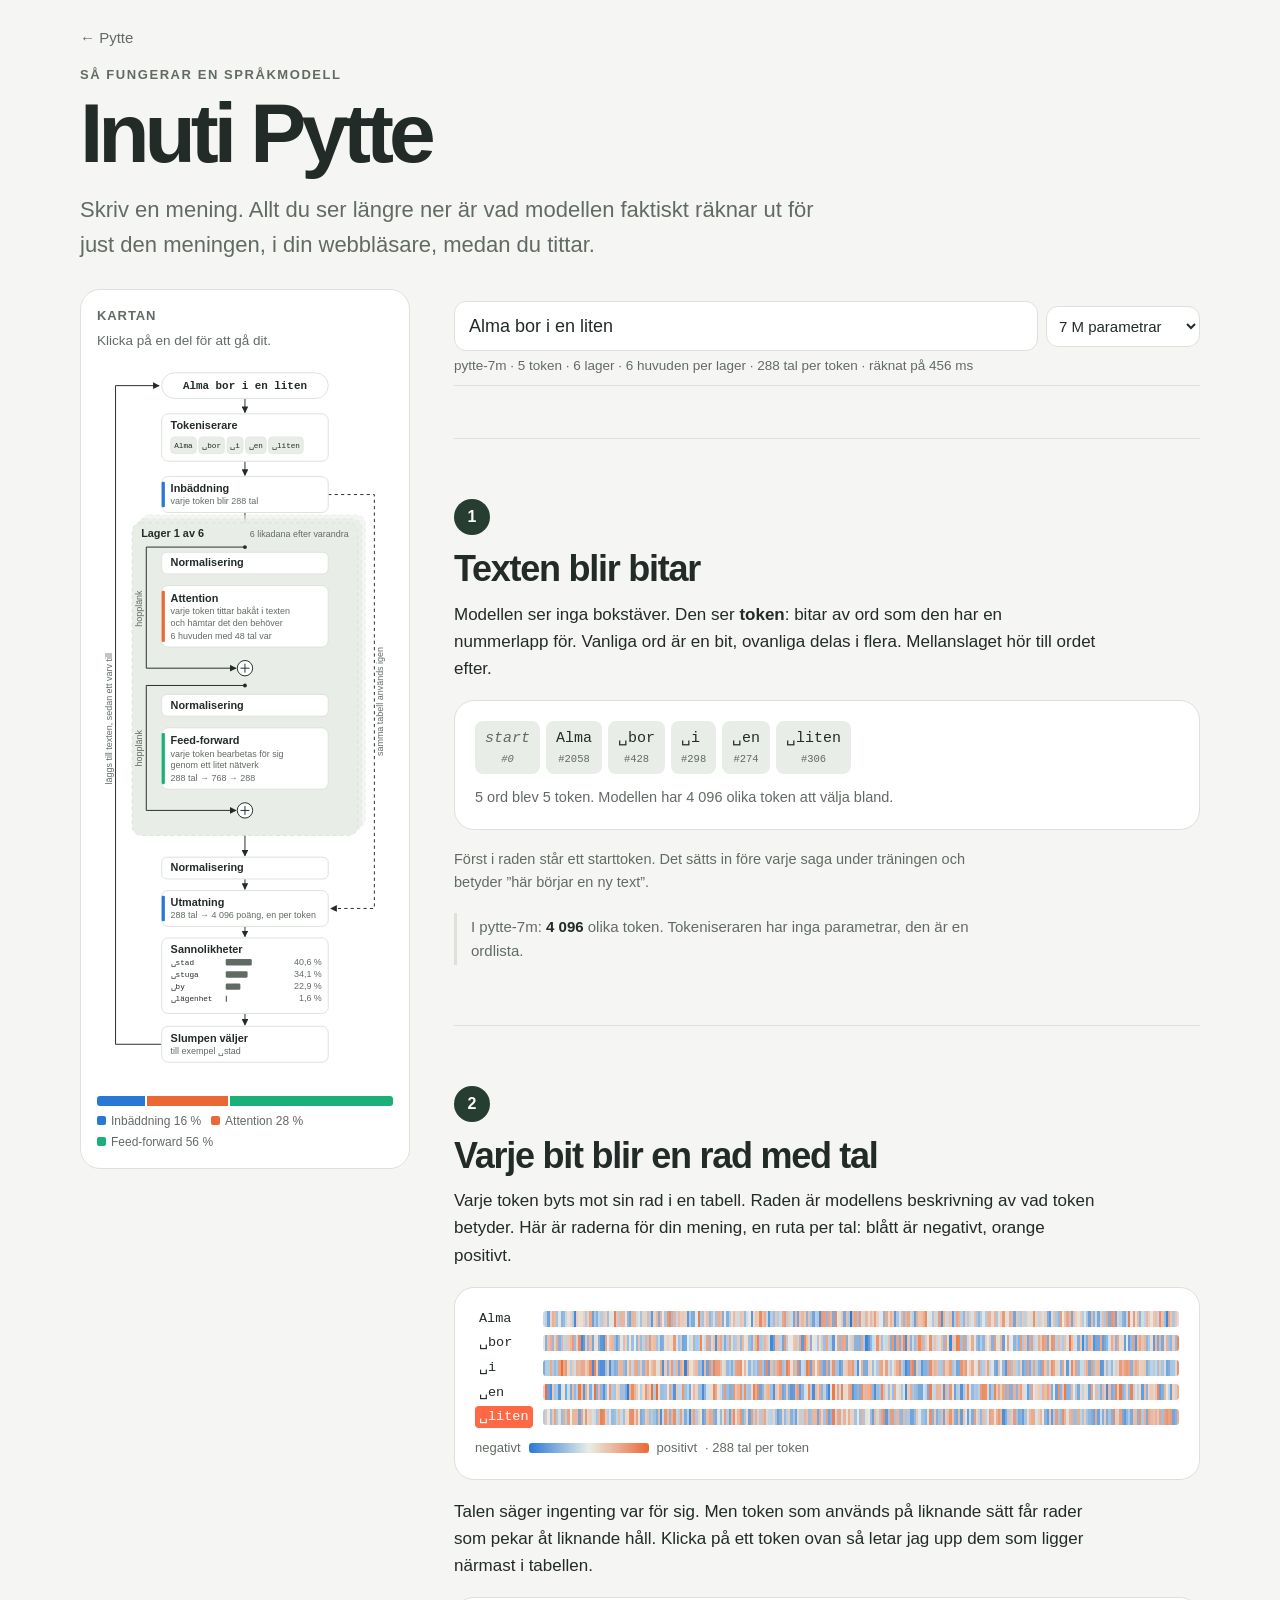
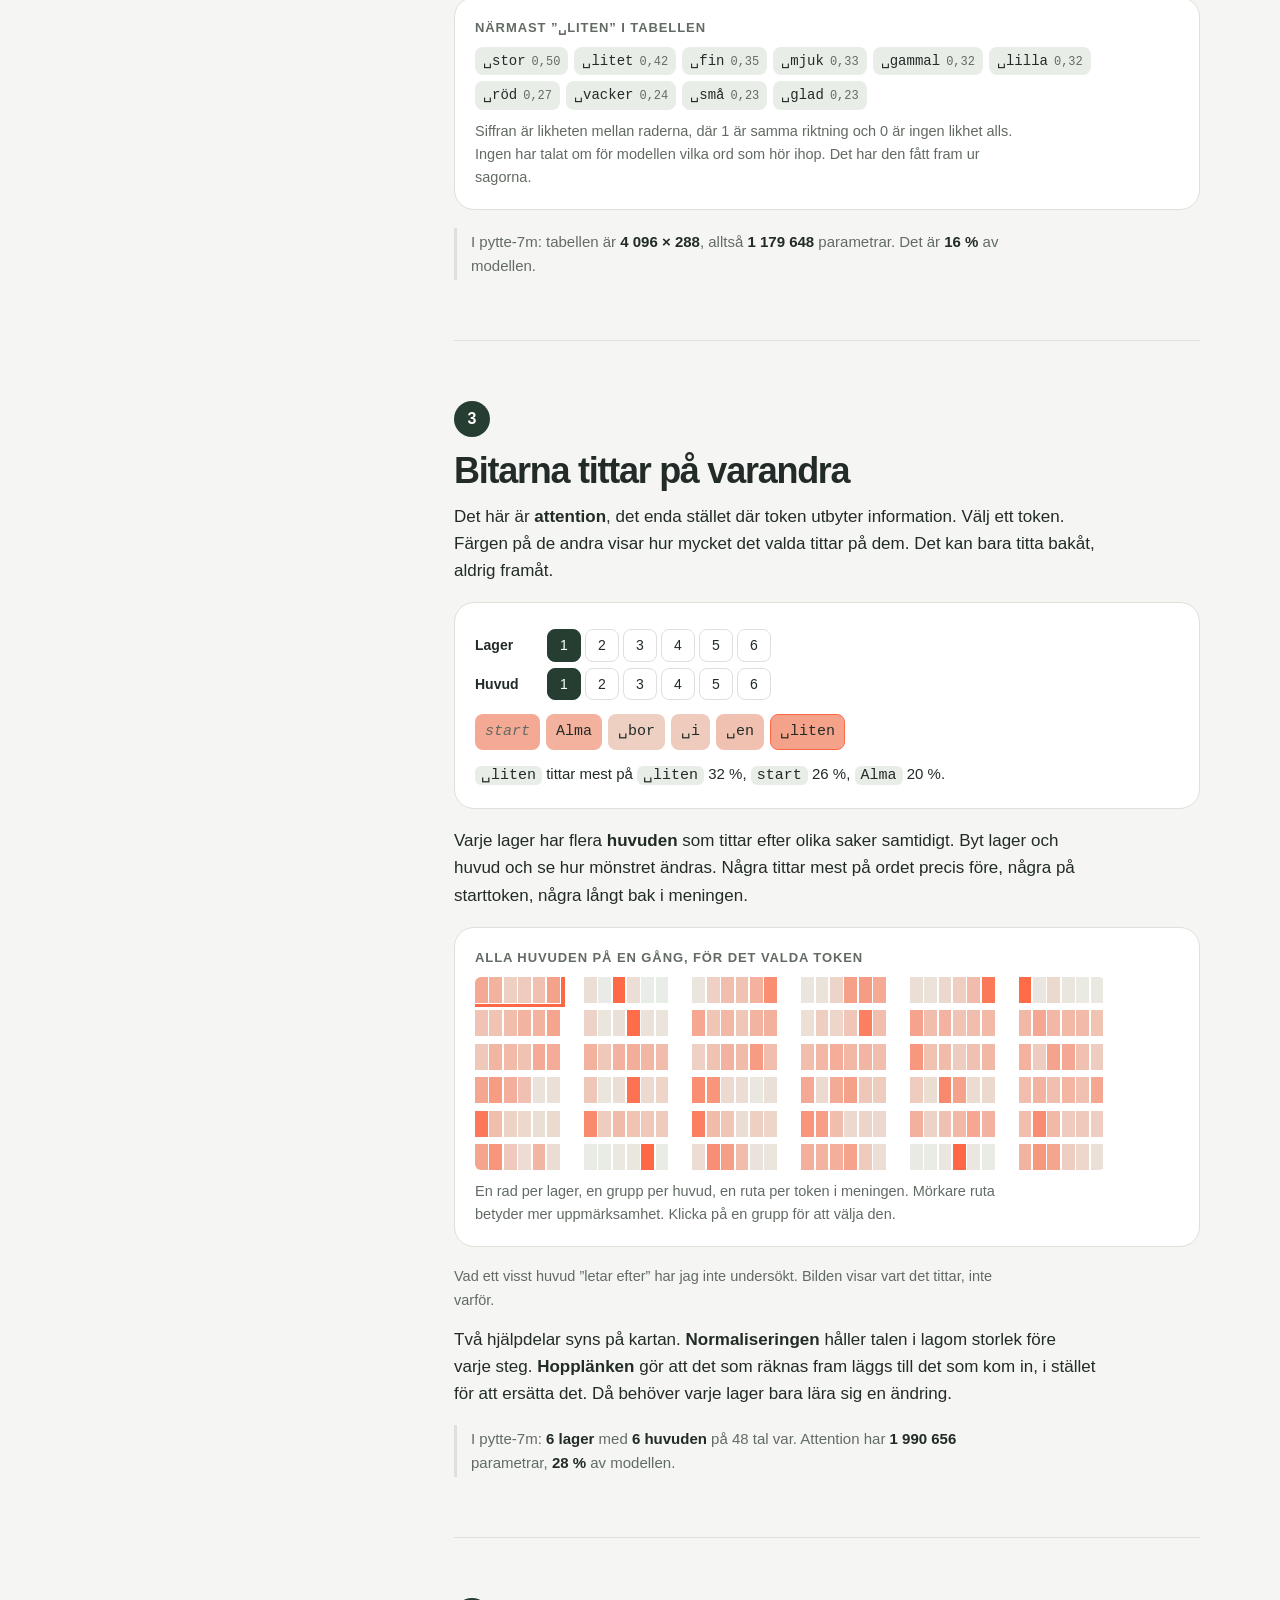
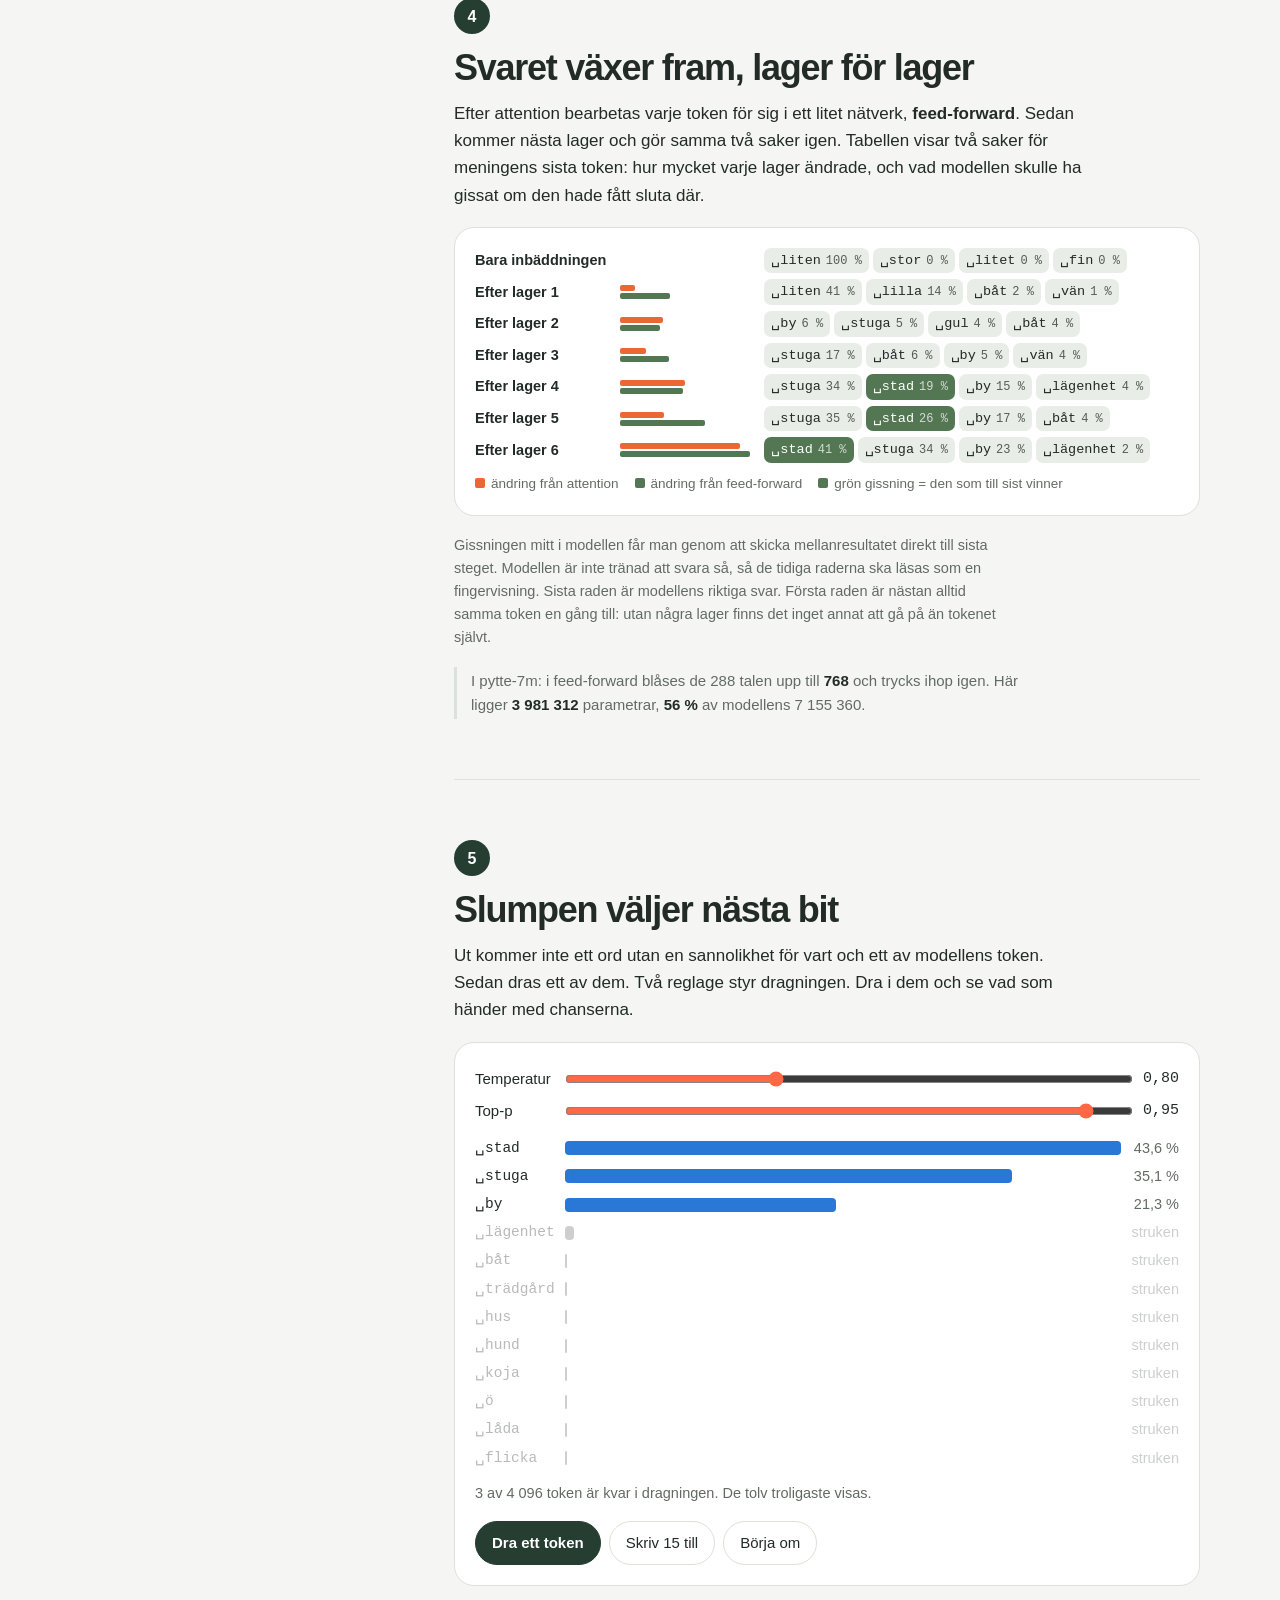
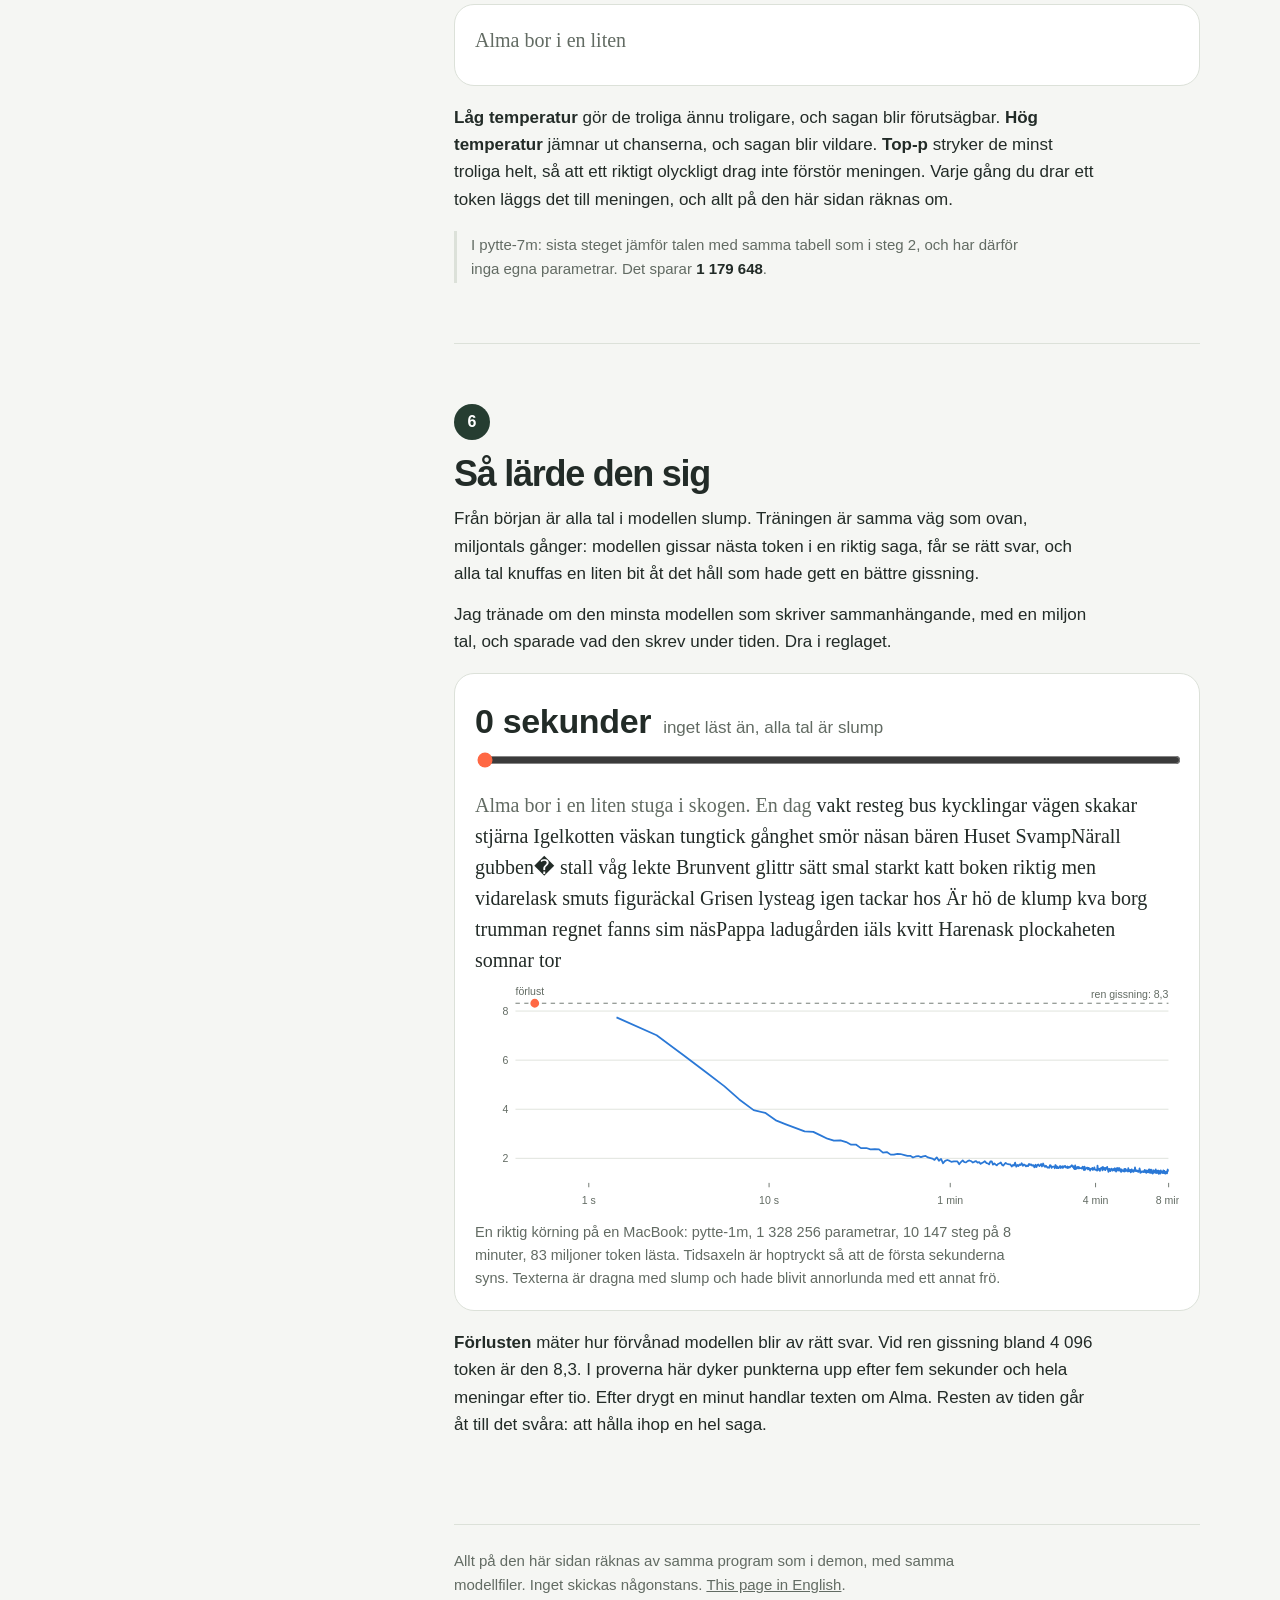
<file: web/inuti.html>
<!doctype html>
<html lang="sv">
<head>
<meta charset="utf-8">
<meta name="viewport" content="width=device-width, initial-scale=1">
<title>Inuti Pytte</title>
<meta name="description" content="Skriv en mening och se vad som händer inuti en liten språkmodell: token, inbäddning, attention, lager för lager, och slumpen som väljer nästa ord. Allt räknas i din webbläsare.">
<link rel="icon" href="pytte-mark.svg">
<script>(function () { var t = new URLSearchParams(location.search).get("theme"); try { if (t !== "light" && t !== "dark") t = localStorage.getItem("mk-theme"); } catch (e) {} if (t === "light" || t === "dark") document.documentElement.setAttribute("data-theme", t); })();</script>
<style>
:root {
  --bg: #f5f6f3; --card: #ffffff; --ink: #222b27; --muted: #626b63; --line: #dce1d9; --soft: #e9ede7;
  --primary: #263d31; --on-primary: #ffffff; --accent: #ff6844; --hot: #ff6844; --good: #537653; --on-good: #ffffff;
  --neg: #2a78d6; --pos: #eb6834; --zero: #e9ede7; --c-emb: #2a78d6; --c-attn: #eb6834; --c-ff: #1baf7a;
}
@media (prefers-color-scheme: dark) { :root:not([data-theme="light"]) { --bg: #111a17; --card: #1b2721; --ink: #edf1e9; --muted: #a8b3a8; --line: #344139; --soft: #233229;
  --primary: #d0dfc7; --on-primary: #1b2b1f; --accent: #ff7a58; --hot: #ff7a58; --good: #abc39c; --on-good: #1b2b1f;
  --neg: #5a9ae6; --pos: #f08a5d; --zero: #233229; --c-emb: #5a9ae6; --c-attn: #f08a5d; --c-ff: #3fc795; } }
:root[data-theme="dark"] { --bg: #111a17; --card: #1b2721; --ink: #edf1e9; --muted: #a8b3a8; --line: #344139; --soft: #233229;
  --primary: #d0dfc7; --on-primary: #1b2b1f; --accent: #ff7a58; --hot: #ff7a58; --good: #abc39c; --on-good: #1b2b1f;
  --neg: #5a9ae6; --pos: #f08a5d; --zero: #233229; --c-emb: #5a9ae6; --c-attn: #f08a5d; --c-ff: #3fc795; }
* { box-sizing: border-box; }
html { scroll-behavior: smooth; scroll-padding-top: 150px; }
body { margin: 0; background: var(--bg); color: var(--ink); font: 17px/1.6 "Helvetica Neue", Helvetica, Arial, sans-serif; -webkit-font-smoothing: antialiased; }
main { min-width: 0; padding: 0 0 96px; }
.top { max-width: 1160px; margin: 0 auto; padding: 0 20px; }
.kicker { font-size: 13px; letter-spacing: .12em; text-transform: uppercase; color: var(--muted); font-weight: 600; margin: 14px 0 0; }
.layout { max-width: 1160px; margin: 0 auto; padding: 0 20px; display: flex; flex-direction: column; }
.rail { order: 2; margin: 0 0 64px; }
.railbox { background: var(--card); border: 1px solid var(--line); border-radius: 20px; padding: 16px; }
.railbox h3 { margin: 0 0 4px; } .railbox .hint { font-size: 13.5px; color: var(--muted); margin: 0 0 8px; }
#m-dia { display: block; width: 100%; max-width: 380px; height: auto; margin: 0 auto; }
.share { display: flex; gap: 2px; height: 10px; margin: 12px 0 6px; border-radius: 3px; overflow: hidden; } .share span { display: block; }
.legend { display: flex; flex-wrap: wrap; gap: 2px 10px; font-size: 12px; color: var(--muted); font-variant-numeric: tabular-nums; }
.legend i { display: inline-block; width: 9px; height: 9px; border-radius: 2px; margin-right: 5px; }
@media (min-width: 1100px) {
  .layout { display: grid; grid-template-columns: 330px minmax(0, 1fr); gap: 44px; align-items: start; }
  .rail { order: 0; position: sticky; top: 14px; margin: 0; }
  #m-dia { height: calc(100vh - 176px); min-height: 420px; width: auto; max-width: 100%; }
  #m-dia .t { font-size: 17px; } #m-dia text.s { font-size: 14px; }
  .map { display: none !important; }
  main { max-width: 780px; }
}
/* the map (drawn in the same way as the diagram on the Pytte page) */
svg text { fill: currentColor; font-family: inherit; }
.box { fill: var(--card); stroke: var(--line); stroke-width: 1.5; transition: stroke .2s; }
.t { font-size: 15px; font-weight: 700; } svg text.s, .s { font-size: 12.5px; fill: var(--muted); }
.flow { stroke: currentColor; stroke-width: 1.5; fill: none; } .dash { stroke-dasharray: 5 5; }
.frame { fill: var(--soft); stroke: var(--line); stroke-width: 1.5; stroke-dasharray: 6 5; }
.chip { fill: var(--soft); stroke: var(--line); } .plus { fill: var(--card); stroke: currentColor; stroke-width: 1.5; } .pbar { fill: var(--muted); }
.edge-emb { fill: var(--c-emb); } .edge-attn { fill: var(--c-attn); } .edge-ff { fill: var(--c-ff); }
.part { cursor: pointer; } .part:focus { outline: none; }
.part:hover .box, .part:focus-visible .box { stroke: var(--ink); }
.part.on .box { stroke: var(--accent); stroke-width: 3; }
.fact { font-size: 15px; color: var(--muted); border-left: 3px solid var(--line); padding: 2px 0 2px 14px; margin: 18px 0 0; max-width: 68ch; }
.fact b { color: var(--ink); font-weight: 600; font-variant-numeric: tabular-nums; }
h1 { font-size: clamp(40px, 8vw, 84px); line-height: .98; margin: 6px 0 18px; letter-spacing: -0.06em; font-weight: 700; }
.back { display: inline-block; margin-top: 26px; font-size: 15px; color: var(--muted); text-decoration: none; }
.back:hover { color: var(--ink); text-decoration: underline; }
h2 { font-size: clamp(26px, 4vw, 36px); line-height: 1.1; margin: 0 0 12px; letter-spacing: -0.035em; font-weight: 700; }
h3 { font-size: 13px; letter-spacing: .07em; text-transform: uppercase; color: var(--muted); margin: 22px 0 8px; font-weight: 600; }
p { margin: 0 0 14px; max-width: 68ch; }
.lead { font-size: clamp(18px, 2.4vw, 22px); color: var(--muted); max-width: 60ch; margin-bottom: 26px; }
.muted { color: var(--muted); } .small { font-size: 14.5px; }
.mono { font-family: ui-monospace, "SF Mono", Menlo, monospace; }
section { padding: 60px 0 8px; border-top: 1px solid var(--line); margin-top: 52px; }
.num { display: inline-grid; place-items: center; width: 36px; height: 36px; border-radius: 50%; background: var(--primary); color: var(--on-primary); font-weight: 700; font-size: 16px; margin-bottom: 14px; }
.card { background: var(--card); border: 1px solid var(--line); border-radius: 20px; padding: 20px; margin: 18px 0; }

/* the sticky input and map */
.bar { position: sticky; top: 0; z-index: 5; background: color-mix(in srgb, var(--bg) 90%, transparent); backdrop-filter: blur(10px); border-bottom: 1px solid var(--line); padding: 12px 0 8px; }
.bar .row { display: flex; gap: 8px; align-items: center; max-width: 860px; margin: 0 auto; }
.bar input[type=text] { flex: 1; min-width: 0; font: inherit; font-size: 18px; padding: 10px 14px; border-radius: 12px; border: 1.5px solid var(--line); background: var(--card); color: var(--ink); }
.bar input[type=text]:focus { outline: none; border-color: var(--accent); }
select, button { font: inherit; color: inherit; }
select { padding: 10px 8px; border-radius: 12px; border: 1.5px solid var(--line); background: var(--card); font-size: 15px; }
.btn { padding: 9px 16px; border-radius: 99px; border: 1.5px solid var(--line); background: var(--card); cursor: pointer; font-size: 15px; }
.btn:hover { border-color: var(--ink); } .btn.primary { background: var(--primary); color: var(--on-primary); border-color: var(--primary); font-weight: 600; }
.btn:disabled { opacity: .5; cursor: default; }
.map { display: flex; gap: 4px; overflow-x: auto; max-width: 860px; margin: 8px auto 0; scrollbar-width: none; }
.map a { flex: none; font-size: 13.5px; text-decoration: none; color: var(--muted); padding: 3px 10px; border-radius: 99px; border: 1px solid transparent; white-space: nowrap; }
.map a.on { color: var(--ink); border-color: var(--line); background: var(--card); }
.status { font-size: 13.5px; color: var(--muted); max-width: 860px; margin: 4px auto 0; min-height: 20px; }
.progress { height: 3px; background: var(--soft); border-radius: 2px; overflow: hidden; max-width: 860px; margin: 4px auto 0; }
.progress div { height: 100%; width: 0; background: var(--accent); transition: width .15s; }

/* tokens */
.toks { display: flex; flex-wrap: wrap; gap: 6px; }
.tok { font-family: ui-monospace, "SF Mono", Menlo, monospace; font-size: 15px; padding: 5px 9px; border-radius: 8px; background: var(--soft); border: 1.5px solid transparent; cursor: pointer; white-space: pre; position: relative; animation: pop .35s both; color: var(--ink); }
.tok small { display: block; font-size: 10.5px; color: var(--muted); text-align: center; }
.tok.sel { border-color: var(--accent); }
.tok.start { color: var(--muted); font-style: italic; }
@keyframes pop { from { transform: translateY(8px) scale(.9); opacity: 0; } to { transform: none; opacity: 1; } }

/* embedding strips */
.strips { display: grid; grid-template-columns: max-content 1fr; gap: 3px 10px; align-items: center; }
.strips canvas { width: 100%; height: 16px; image-rendering: pixelated; border-radius: 3px; display: block; }
.strips .lbl { font-family: ui-monospace, Menlo, monospace; font-size: 13.5px; white-space: pre; cursor: pointer; padding: 0 4px; border-radius: 4px; }
.strips .lbl.sel { background: var(--accent); color: #fff; }
.scale { display: flex; align-items: center; gap: 8px; font-size: 13px; color: var(--muted); margin-top: 10px; }
.scale i { display: block; width: 120px; height: 10px; border-radius: 3px; background: linear-gradient(90deg, var(--neg), var(--zero), var(--pos)); }
.nb { display: flex; flex-wrap: wrap; gap: 6px; margin-top: 6px; }
.nb span { font-family: ui-monospace, Menlo, monospace; font-size: 14px; background: var(--soft); border-radius: 8px; padding: 3px 8px; white-space: pre; }
.nb span b { font-weight: 400; color: var(--muted); font-size: 12px; margin-left: 6px; }

/* attention */
.pick { display: flex; flex-wrap: wrap; gap: 4px; align-items: center; margin: 6px 0; font-size: 14px; }
.pick b { font-weight: 600; margin-right: 6px; min-width: 62px; }
.pick button { min-width: 34px; padding: 4px 8px; border-radius: 8px; border: 1.5px solid var(--line); background: var(--card); cursor: pointer; font-size: 14px; }
.pick button[aria-pressed=true] { background: var(--primary); color: var(--on-primary); border-color: var(--primary); }
.att .tok { animation: none; transition: background-color .25s, color .25s; }
.att .tok.later { opacity: .3; }
.looks { font-size: 15px; margin-top: 12px; min-height: 26px; }
.looks span { font-family: ui-monospace, Menlo, monospace; background: var(--soft); border-radius: 6px; padding: 1px 6px; white-space: pre; }
#grid { width: 100%; display: block; cursor: pointer; image-rendering: pixelated; margin-top: 6px; border-radius: 6px; }

/* layers and lens */
.lens { display: grid; grid-template-columns: max-content minmax(70px, 130px) minmax(0, 1fr); gap: 6px 14px; align-items: center; font-size: 14.5px; }
.lens .stage { font-weight: 600; white-space: nowrap; }
.lens .upd { display: grid; gap: 2px; }
.lens .upd i { display: block; height: 6px; border-radius: 2px; min-width: 2px; }
.lens .guess { display: flex; flex-wrap: wrap; gap: 4px; }
.lens .guess span { font-family: ui-monospace, Menlo, monospace; font-size: 13.5px; padding: 2px 7px; border-radius: 7px; background: var(--soft); white-space: pre; }
.lens .guess span.win { background: var(--good); color: var(--on-good); }
.lens .guess span b { font-weight: 400; opacity: .75; margin-left: 5px; font-size: 12px; }
.key { display: flex; flex-wrap: wrap; gap: 4px 16px; font-size: 13.5px; color: var(--muted); margin-top: 10px; }
.key i { display: inline-block; width: 10px; height: 10px; border-radius: 2px; margin-right: 6px; }

/* sampling */
.bars { display: grid; grid-template-columns: max-content 1fr max-content; gap: 5px 10px; align-items: center; font-size: 14.5px; }
.bars .w { font-family: ui-monospace, Menlo, monospace; white-space: pre; }
.bars .b { height: 14px; border-radius: 4px; background: var(--neg); min-width: 2px; transition: width .2s, background-color .2s; }
.bars .p { font-variant-numeric: tabular-nums; color: var(--muted); text-align: right; }
.bars .cut { opacity: .32; } .bars .cut .b, .bars .b.cut { background: var(--muted); }
.bars .hit { outline: 2.5px solid var(--accent); outline-offset: 2px; border-radius: 4px; }
.sliders { display: grid; grid-template-columns: max-content 1fr max-content; gap: 8px 12px; align-items: center; margin: 4px 0 14px; font-size: 15px; }
input[type=range] { width: 100%; accent-color: var(--accent); }
.acts { display: flex; flex-wrap: wrap; gap: 8px; margin-top: 16px; align-items: center; }
.story { font-family: Georgia, "Times New Roman", serif; font-size: 20px; line-height: 1.55; min-height: 2em; }
.story .p0 { color: var(--muted); } .story .new { background: color-mix(in srgb, var(--accent) 45%, transparent); border-radius: 3px; }

/* training */
.time { display: flex; align-items: baseline; gap: 12px; flex-wrap: wrap; }
.time b { font-size: 34px; letter-spacing: -0.01em; font-variant-numeric: tabular-nums; }
#curve { width: 100%; height: auto; display: block; margin-top: 8px; }
#curve text { fill: var(--muted); font-size: 12px; }
footer { margin-top: 64px; padding-top: 24px; border-top: 1px solid var(--line); font-size: 15px; color: var(--muted); }
a { color: inherit; }
@media (max-width: 600px) { body { font-size: 16px; } .lead { font-size: 18px; } .story { font-size: 18px; } .lens { grid-template-columns: max-content minmax(0, 1fr); gap: 4px 10px; } .lens .guess { grid-column: 1 / -1; margin-bottom: 10px; } }
</style>
</head>
<body>
<header class="top">
  <a class="back" id="back" href="../pytte">← Pytte</a>
  <p class="kicker">Så fungerar en språkmodell</p>
  <h1>Inuti Pytte</h1>
  <p class="lead">Skriv en mening. Allt du ser längre ner är vad modellen faktiskt räknar ut för just den meningen, i din webbläsare, medan du tittar.</p>
</header>
<div class="layout">
<aside class="rail" aria-label="Kartan över modellen">
  <div class="railbox">
    <h3>Kartan</h3>
    <p class="hint">Klicka på en del för att gå dit.</p>
    <svg id="m-dia" viewBox="0 0 440 1130" role="img" aria-label="Arkitekturen uppifrån och ner: text, tokeniserare, inbäddning, lagren med normalisering, attention och feed-forward, sista normalisering, utmatning, sannolikheter och val av nästa token.">
          <defs><marker id="m-a2" viewBox="0 0 10 10" refX="9" refY="5" markerWidth="7" markerHeight="7" orient="auto-start-reverse"><path d="M0 0 10 5 0 10z" fill="currentColor"/></marker></defs>

          <!-- the loop back to the text, and the shared table -->
          <path class="flow" d="M90 1068 H18 V40 H86" marker-end="url(#m-a2)"/>
          <text class="s" transform="translate(12 560) rotate(-90)" text-anchor="middle">läggs till texten, sedan ett varv till</text>
          <path class="flow dash" d="M350 210 H422 V856 H354" marker-end="url(#m-a2)"/>
          <text class="s" transform="translate(435 533) rotate(-90)" text-anchor="middle">samma tabell används igen</text>

          <!-- main line -->
          <path class="flow" d="M220 60 V82" marker-end="url(#m-a2)"/>
          <path class="flow" d="M220 158 V180" marker-end="url(#m-a2)"/>
          <path class="flow" d="M220 238 V298" marker-end="url(#m-a2)"/>
          <path class="flow" d="M220 334 V350" marker-end="url(#m-a2)"/>
          <path class="flow" d="M220 448 V468" marker-end="url(#m-a2)"/>
          <path class="flow" d="M220 494 V520" marker-end="url(#m-a2)"/>
          <path class="flow" d="M220 556 V572" marker-end="url(#m-a2)"/>
          <path class="flow" d="M220 670 V690" marker-end="url(#m-a2)"/>
          <path class="flow" d="M220 716 V774" marker-end="url(#m-a2)"/>
          <path class="flow" d="M220 810 V826" marker-end="url(#m-a2)"/>
          <path class="flow" d="M220 884 V900" marker-end="url(#m-a2)"/>
          <path class="flow" d="M220 1020 V1038" marker-end="url(#m-a2)"/>

          <g class="part" data-part="text" tabindex="0" role="button" aria-label="Texten">
            <rect class="box" x="90" y="20" width="260" height="40" rx="20"/>
            <text class="t mono" x="220" y="45" text-anchor="middle">Alma bor i en liten</text>
          </g>

          <g class="part" data-part="tok" tabindex="0" role="button" aria-label="Tokeniserare">
            <rect class="box" x="90" y="84" width="260" height="74" rx="10"/>
            <text class="t" x="104" y="107">Tokeniserare</text>
            <g id="m-chips"></g>
          </g>

          <g class="part" data-part="emb" tabindex="0" role="button" aria-label="Inbäddning">
            <rect class="box" x="90" y="182" width="260" height="56" rx="10"/>
            <rect class="edge-emb" x="90" y="190" width="5" height="40" rx="2"/>
            <text class="t" x="104" y="206">Inbäddning</text>
            <text class="s" x="104" y="225" id="m-emb-sub"></text>
          </g>

          <!-- one layer, with the others stacked behind it -->
          <rect class="frame" x="56" y="242" width="352" height="488" rx="14" opacity=".5"/>
          <rect class="frame" x="50" y="248" width="352" height="488" rx="14" opacity=".75"/>
          <g class="part" data-part="layer" tabindex="0" role="button" aria-label="Lagren">
            <rect class="frame box" x="44" y="254" width="352" height="488" rx="14"/>
            <text class="t" x="58" y="276" id="m-layer-title"></text>
            <text class="s" x="382" y="276" text-anchor="end" id="m-layer-sub"></text>
          </g>

          <!-- skip connections -->
          <g class="part" data-part="res" tabindex="0" role="button" aria-label="Hopplänk">
            <path class="flow" d="M220 292 H66 V481 H206" marker-end="url(#m-a2)"/>
            <path class="flow" d="M220 508 H66 V703 H206" marker-end="url(#m-a2)"/>
            <circle cx="220" cy="292" r="3" fill="currentColor"/><circle cx="220" cy="508" r="3" fill="currentColor"/>
            <text class="s" transform="translate(60 388) rotate(-90)" text-anchor="middle">hopplänk</text>
            <text class="s" transform="translate(60 606) rotate(-90)" text-anchor="middle">hopplänk</text>
            <circle class="plus" cx="220" cy="481" r="12"/><path class="flow" d="M213 481 H227 M220 474 V488"/>
            <circle class="plus" cx="220" cy="703" r="12"/><path class="flow" d="M213 703 H227 M220 696 V710"/>
          </g>

          <g class="part" data-part="norm" tabindex="0" role="button" aria-label="Normalisering">
            <rect class="box" x="90" y="300" width="260" height="34" rx="8"/>
            <text class="t" x="104" y="322">Normalisering</text>
          </g>
          <g class="part" data-part="attn" tabindex="0" role="button" aria-label="Attention">
            <rect class="box" x="90" y="352" width="260" height="96" rx="10"/>
            <rect class="edge-attn" x="90" y="360" width="5" height="80" rx="2"/>
            <text class="t" x="104" y="377">Attention</text>
            <text class="s" x="104" y="397">varje token tittar bakåt i texten</text>
            <text class="s" x="104" y="415">och hämtar det den behöver</text>
            <text class="s" x="104" y="435" id="m-attn-sub"></text>
          </g>
          <g class="part" data-part="norm" tabindex="0" role="button" aria-label="Normalisering">
            <rect class="box" x="90" y="522" width="260" height="34" rx="8"/>
            <text class="t" x="104" y="544">Normalisering</text>
          </g>
          <g class="part" data-part="ff" tabindex="0" role="button" aria-label="Feed-forward">
            <rect class="box" x="90" y="574" width="260" height="96" rx="10"/>
            <rect class="edge-ff" x="90" y="582" width="5" height="80" rx="2"/>
            <text class="t" x="104" y="599">Feed-forward</text>
            <text class="s" x="104" y="619">varje token bearbetas för sig</text>
            <text class="s" x="104" y="637">genom ett litet nätverk</text>
            <text class="s" x="104" y="657" id="m-ff-sub"></text>
          </g>

          <g class="part" data-part="norm" tabindex="0" role="button" aria-label="Sista normaliseringen">
            <rect class="box" x="90" y="776" width="260" height="34" rx="8"/>
            <text class="t" x="104" y="798">Normalisering</text>
          </g>
          <g class="part" data-part="out" tabindex="0" role="button" aria-label="Utmatning">
            <rect class="box" x="90" y="828" width="260" height="56" rx="10"/>
            <rect class="edge-emb" x="90" y="836" width="5" height="40" rx="2"/>
            <text class="t" x="104" y="852">Utmatning</text>
            <text class="s" x="104" y="871" id="m-out-sub"></text>
          </g>
          <g class="part" data-part="prob" tabindex="0" role="button" aria-label="Sannolikheter">
            <rect class="box" x="90" y="902" width="260" height="118" rx="10"/>
            <text class="t" x="104" y="925">Sannolikheter</text>
            <g id="m-probs"></g>
          </g>
          <g class="part" data-part="pick" tabindex="0" role="button" aria-label="Slumpen väljer">
            <rect class="box" x="90" y="1040" width="260" height="56" rx="10"/>
            <text class="t" x="104" y="1064">Slumpen väljer</text>
            <text class="s" x="104" y="1083" id="m-pick-sub"></text>
          </g>
        </svg>
    <div class="share" id="m-share"></div>
    <div class="legend" id="m-legend"></div>
  </div>
</aside>
<main>

  <div class="bar">
    <div class="row">
      <input id="text" type="text" value="Alma bor i en liten" spellcheck="false" autocomplete="off" aria-label="Din mening">
      <select id="size" aria-label="Modellstorlek"></select>
    </div>
    <nav class="map" id="map" aria-label="Stegen"></nav>
    <div class="progress" id="progress" hidden><div></div></div>
    <div class="status" id="status" aria-live="polite"></div>
  </div>

  <section id="s-token" data-name="Token">
    <span class="num">1</span>
    <h2>Texten blir bitar</h2>
    <p>Modellen ser inga bokstäver. Den ser <b>token</b>: bitar av ord som den har en nummerlapp för. Vanliga ord är en bit, ovanliga delas i flera. Mellanslaget hör till ordet efter.</p>
    <div class="card"><div class="toks" id="toks"></div>
      <p class="small muted" style="margin:12px 0 0" id="toks-note"></p></div>
    <p class="small muted">Först i raden står ett starttoken. Det sätts in före varje saga under träningen och betyder ”här börjar en ny text”.</p>
    <p class="fact" id="fact-tok"></p>
  </section>

  <section id="s-emb" data-name="Tal">
    <span class="num">2</span>
    <h2>Varje bit blir en rad med tal</h2>
    <p>Varje token byts mot sin rad i en tabell. Raden är modellens beskrivning av vad token betyder. Här är raderna för din mening, en ruta per tal: blått är negativt, orange positivt.</p>
    <div class="card"><div class="strips" id="strips"></div>
      <div class="scale"><span>negativt</span><i></i><span>positivt</span><span id="emb-dim"></span></div></div>
    <p>Talen säger ingenting var för sig. Men token som används på liknande sätt får rader som pekar åt liknande håll. Klicka på ett token ovan så letar jag upp dem som ligger närmast i tabellen.</p>
    <div class="card"><h3 style="margin-top:0" id="nb-title">Närmast i tabellen</h3><div class="nb" id="nb"></div>
      <p class="small muted" style="margin:10px 0 0">Siffran är likheten mellan raderna, där 1 är samma riktning och 0 är ingen likhet alls. Ingen har talat om för modellen vilka ord som hör ihop. Det har den fått fram ur sagorna.</p></div>
    <p class="fact" id="fact-emb"></p>
  </section>

  <section id="s-att" data-name="Attention">
    <span class="num">3</span>
    <h2>Bitarna tittar på varandra</h2>
    <p>Det här är <b>attention</b>, det enda stället där token utbyter information. Välj ett token. Färgen på de andra visar hur mycket det valda tittar på dem. Det kan bara titta bakåt, aldrig framåt.</p>
    <div class="card att">
      <div class="pick" id="pick-layer"><b>Lager</b></div>
      <div class="pick" id="pick-head"><b>Huvud</b></div>
      <div class="toks" id="att-toks" style="margin-top:14px"></div>
      <div class="looks" id="looks"></div>
    </div>
    <p>Varje lager har flera <b>huvuden</b> som tittar efter olika saker samtidigt. Byt lager och huvud och se hur mönstret ändras. Några tittar mest på ordet precis före, några på starttoken, några långt bak i meningen.</p>
    <div class="card"><h3 style="margin-top:0">Alla huvuden på en gång, för det valda token</h3>
      <canvas id="grid" height="10"></canvas>
      <p class="small muted" style="margin:10px 0 0">En rad per lager, en grupp per huvud, en ruta per token i meningen. Mörkare ruta betyder mer uppmärksamhet. Klicka på en grupp för att välja den.</p></div>
    <p class="small muted">Vad ett visst huvud ”letar efter” har jag inte undersökt. Bilden visar vart det tittar, inte varför.</p>
    <p>Två hjälpdelar syns på kartan. <b>Normaliseringen</b> håller talen i lagom storlek före varje steg. <b>Hopplänken</b> gör att det som räknas fram läggs till det som kom in, i stället för att ersätta det. Då behöver varje lager bara lära sig en ändring.</p>
    <p class="fact" id="fact-attn"></p>
  </section>

  <section id="s-layer" data-name="Lager">
    <span class="num">4</span>
    <h2>Svaret växer fram, lager för lager</h2>
    <p>Efter attention bearbetas varje token för sig i ett litet nätverk, <b>feed-forward</b>. Sedan kommer nästa lager och gör samma två saker igen. Tabellen visar två saker för meningens sista token: hur mycket varje lager ändrade, och vad modellen skulle ha gissat om den hade fått sluta där.</p>
    <div class="card"><div class="lens" id="lens"></div>
      <div class="key"><span><i style="background:var(--pos)"></i>ändring från attention</span><span><i style="background:var(--good)"></i>ändring från feed-forward</span><span><i style="background:var(--good)"></i>grön gissning = den som till sist vinner</span></div></div>
    <p class="small muted">Gissningen mitt i modellen får man genom att skicka mellanresultatet direkt till sista steget. Modellen är inte tränad att svara så, så de tidiga raderna ska läsas som en fingervisning. Sista raden är modellens riktiga svar. Första raden är nästan alltid samma token en gång till: utan några lager finns det inget annat att gå på än tokenet självt.</p>
    <p class="fact" id="fact-ff"></p>
  </section>

  <section id="s-pick" data-name="Slumpen">
    <span class="num">5</span>
    <h2>Slumpen väljer nästa bit</h2>
    <p>Ut kommer inte ett ord utan en sannolikhet för vart och ett av modellens token. Sedan dras ett av dem. Två reglage styr dragningen. Dra i dem och se vad som händer med chanserna.</p>
    <div class="card">
      <div class="sliders">
        <label for="temp">Temperatur</label><input id="temp" type="range" min="0.1" max="2" step="0.05" value="0.8"><span id="temp-v" class="mono"></span>
        <label for="topp">Top-p</label><input id="topp" type="range" min="0.3" max="1" step="0.01" value="0.95"><span id="topp-v" class="mono"></span>
      </div>
      <div class="bars" id="bars"></div>
      <p class="small muted" style="margin:12px 0 0" id="bars-note"></p>
      <div class="acts"><button class="btn primary" id="draw">Dra ett token</button><button class="btn" id="auto">Skriv 15 till</button><button class="btn" id="reset">Börja om</button></div>
    </div>
    <div class="card"><div class="story" id="story"></div></div>
    <p><b>Låg temperatur</b> gör de troliga ännu troligare, och sagan blir förutsägbar. <b>Hög temperatur</b> jämnar ut chanserna, och sagan blir vildare. <b>Top-p</b> stryker de minst troliga helt, så att ett riktigt olyckligt drag inte förstör meningen. Varje gång du drar ett token läggs det till meningen, och allt på den här sidan räknas om.</p>
    <p class="fact" id="fact-out"></p>
  </section>

  <section id="s-train" data-name="Träningen">
    <span class="num">6</span>
    <h2>Så lärde den sig</h2>
    <p>Från början är alla tal i modellen slump. Träningen är samma väg som ovan, miljontals gånger: modellen gissar nästa token i en riktig saga, får se rätt svar, och alla tal knuffas en liten bit åt det håll som hade gett en bättre gissning.</p>
    <p>Jag tränade om den minsta modellen som skriver sammanhängande, med en miljon tal, och sparade vad den skrev under tiden. Dra i reglaget.</p>
    <div class="card">
      <div class="time"><b id="tr-time"></b><span class="muted" id="tr-seen"></span></div>
      <input id="tr-slider" type="range" min="0" max="0" step="1" value="0" aria-label="Tid in i träningen">
      <div class="story" id="tr-text" style="margin-top:14px"></div>
      <svg id="curve" viewBox="0 0 800 260" role="img" aria-label="Förlusten sjunker snabbt de första sekunderna och sedan långsamt"></svg>
      <p class="small muted" style="margin:8px 0 0" id="tr-note"></p>
    </div>
    <p><b>Förlusten</b> mäter hur förvånad modellen blir av rätt svar. Vid ren gissning bland 4&nbsp;096 token är den 8,3. I proverna här dyker punkterna upp efter fem sekunder och hela meningar efter tio. Efter drygt en minut handlar texten om Alma. Resten av tiden går åt till det svåra: att hålla ihop en hel saga.</p>
  </section>

  <footer>
    <p>Allt på den här sidan räknas av samma program som i demon, med samma modellfiler. Inget skickas någonstans. <a href="inuti.en.html">This page in English</a>.</p>
  </footer>
</main>
</div>

<script type="module">
const SIZES = [["0.3m", "0,3 M"], ["1m", "1 M"], ["2m", "2 M"], ["3m", "3 M"], ["7m", "7 M"], ["15m", "15 M"]];
const $ = (id) => document.getElementById(id);
const h = (tag, attrs = {}, ...kids) => { const e = document.createElement(tag); for (const k in attrs) { if (k === "class") e.className = attrs[k]; else if (k.startsWith("on")) e[k] = attrs[k]; else e.setAttribute(k, attrs[k]); } e.append(...kids); return e; };
const pct = (p, d = 1) => (100 * p).toFixed(d).replace(".", ",") + " %";
const show = (t) => t.replace(/^ /, "␣").replace(/\n/g, "↵");
const css = (v) => getComputedStyle(document.documentElement).getPropertyValue(v).trim();
const rgb = (hex) => { const n = parseInt(hex.slice(1), 16); return [n >> 16 & 255, n >> 8 & 255, n & 255]; };
const mix = (a, b, t) => `rgb(${a.map((v, i) => Math.round(v + (b[i] - v) * t)).join(",")})`;

// ---------------------------------------------------------------- the worker
const worker = new Worker("worker.js?v=6", { type: "module" });
const pending = new Map(); let nextId = 1;
worker.onmessage = (e) => {
  const m = e.data;
  if (m.type === "progress") { $("progress").hidden = false; $("progress").firstElementChild.style.width = (m.total ? 100 * m.got / m.total : 30) + "%"; return; }
  if (m.type === "loaded") { $("progress").hidden = true; return; }
  const r = pending.get(m.id); if (!r) return;
  pending.delete(m.id); r(m);
};
const ask = (msg) => new Promise((res) => { const id = nextId++; pending.set(id, res); worker.postMessage({ ...msg, id }); });

// ---------------------------------------------------------------- state
const S = { size: "7m", t: null, vocab: {}, sel: 0, layer: 0, head: 0, base: 0, busy: false, seq: 0 };
const file = () => `pytte-${S.size}.bin`;
SIZES.forEach(([k, label]) => $("size").append(h("option", { value: k }, `${label} parametrar`)));
$("size").value = S.size;

async function run(input) {            // input: {text} or {ids}
  const seq = ++S.seq;
  $("status").textContent = "räknar…";
  const t0 = performance.now();
  const m = await ask({ type: "trace", file: file(), vocab: !S.vocab[S.size], ...input });
  if (seq !== S.seq) return;
  if (m.type === "error") { $("status").textContent = m.message; return; }
  if (m.vocab) S.vocab[S.size] = m.vocab;
  S.t = m;
  if (input.text != null) S.base = m.T;                 // tokens typed by the user (the rest were drawn here)
  if (S.sel >= m.T || input.keepSel !== true) S.sel = m.T - 1;
  S.layer = Math.min(S.layer, m.L - 1); S.head = Math.min(S.head, m.H - 1);
  $("status").textContent = `pytte-${S.size} · ${m.T - 1} token · ${m.L} lager · ${m.H} huvuden per lager · ${m.D} tal per token · räknat på ${Math.round(performance.now() - t0)} ms`
    + (m.T >= 40 ? " · sidan visar högst 39 token" : "");
  renderTokens(); renderEmb(); renderPickers(); renderAtt(); renderLens(); renderBars(); renderStory(); renderMap();
}

// ---------------------------------------------------------------- the map: the diagram with this sentence's own values
const NSV = "http://www.w3.org/2000/svg";
const sv = (name, a, txt) => { const e = document.createElementNS(NSV, name); for (const k in a) e.setAttribute(k, a[k]); if (txt != null) e.textContent = txt; return e; };
const nf = (x) => x.toLocaleString("sv-SE").replace(/\s/g, "\u00a0");
const STATION = { text: "s-token", tok: "s-token", emb: "s-emb", layer: "s-att", norm: "s-att", attn: "s-att", res: "s-att", ff: "s-layer", out: "s-pick", prob: "s-pick", pick: "s-pick" };
function renderMap() {
  const t = S.t, hd = t.D / t.H, V = t.vocabSize;
  const emb = V * t.D, attn = t.L * (2 * t.D * t.D + 2 * t.D * t.kv * hd), ffp = t.L * 3 * t.D * t.ff, norm = (2 * t.L + 1) * t.D, total = emb + attn + ffp + norm;
  const short = t.text.length > 24 ? t.text.slice(0, 23) + "…" : t.text;
  document.querySelector('#m-dia .part[data-part="text"] text').textContent = short;
  $("m-emb-sub").textContent = `varje token blir ${t.D} tal`;
  $("m-layer-title").textContent = `Lager 1 av ${t.L}`; $("m-layer-sub").textContent = `${t.L} likadana efter varandra`;
  $("m-attn-sub").textContent = `${t.H} huvuden med ${hd} tal var`; $("m-ff-sub").textContent = `${t.D} tal → ${nf(t.ff)} → ${t.D}`;
  $("m-out-sub").textContent = `${t.D} tal → ${nf(V)} poäng, en per token`;
  const chips = $("m-chips"); chips.replaceChildren(); let x = 104; const toks = t.tokens.slice(1);
  for (let i = 0; i < toks.length; i++) {
    const full = Math.round(show(toks[i].text).length * 7.4 + 10), last = x + full > (i < toks.length - 1 ? 318 : 344), label = last ? "…" : show(toks[i].text), w = last ? 22 : full;
    chips.append(sv("rect", { class: "chip", x, y: 120, width: w, height: 26, rx: 6 }), sv("text", { class: "mono", x: x + w / 2, y: 137, "text-anchor": "middle", "font-size": 12 }, label));
    x += w + 4; if (last) break;
  }
  const mx = Math.max(...t.logits); let z = 0; for (const v of t.logits) z += Math.exp(v - mx);
  const top = [...t.logits].map((v, i) => [Math.exp(v - mx) / z, i]).sort((a, b) => b[0] - a[0]).slice(0, 4), vocab = S.vocab[S.size];
  const probs = $("m-probs"); probs.replaceChildren();
  top.forEach(([p, id], i) => { const y = 944 + i * 19, name = id === t.eot ? "slut" : show(vocab[id]);
    probs.append(sv("text", { class: "mono", x: 104, y, "font-size": 12 }, name.length > 10 ? name.slice(0, 9) + "…" : name), sv("rect", { class: "pbar", x: 190, y: y - 9, width: Math.max(2, p * 100), height: 10, rx: 2 }), sv("text", { class: "s", x: 340, y, "text-anchor": "end" }, pct(p))); });
  $("m-pick-sub").textContent = `till exempel ${top[0][1] === t.eot ? "slut" : show(vocab[top[0][1]])}`;
  $("m-share").replaceChildren(...[[emb, "--c-emb"], [attn, "--c-attn"], [ffp, "--c-ff"]].map(([v, c]) => h("span", { style: `flex:${v};background:var(${c})` })));
  $("m-legend").replaceChildren(...[["Inbäddning", emb, "--c-emb"], ["Attention", attn, "--c-attn"], ["Feed-forward", ffp, "--c-ff"]].map(([name, v, c]) => h("span", {}, h("i", { style: `background:var(${c})` }), `${name} ${pct(v / total, 0)}`)));
  const fact = (id, ...kids) => $(id).replaceChildren(...kids), b = (x) => h("b", {}, x);
  fact("fact-tok", `I pytte-${S.size}: `, b(nf(V)), " olika token. Tokeniseraren har inga parametrar, den är en ordlista.");
  fact("fact-emb", `I pytte-${S.size}: tabellen är `, b(`${nf(V)} × ${t.D}`), ", alltså ", b(nf(emb)), " parametrar. Det är ", b(pct(emb / total, 0)), " av modellen.");
  fact("fact-attn", `I pytte-${S.size}: `, b(`${t.L} lager`), " med ", b(`${t.H} huvuden`), ` på ${hd} tal var. Attention har `, b(nf(attn)), " parametrar, ", b(pct(attn / total, 0)), " av modellen.");
  fact("fact-ff", `I pytte-${S.size}: i feed-forward blåses de ${t.D} talen upp till `, b(nf(t.ff)), " och trycks ihop igen. Här ligger ", b(nf(ffp)), " parametrar, ", b(pct(ffp / total, 0)), ` av modellens ${nf(total)}.`);
  fact("fact-out", `I pytte-${S.size}: sista steget jämför talen med samma tabell som i steg 2, och har därför inga egna parametrar. Det sparar `, b(nf(emb)), ".");
}
document.querySelectorAll("#m-dia .part").forEach((p) => {
  const go = () => $(STATION[p.dataset.part]).scrollIntoView({ block: "start" });
  p.addEventListener("click", go); p.addEventListener("keydown", (e) => { if (e.key === "Enter" || e.key === " ") { e.preventDefault(); go(); } });
});
const markMap = (id) => document.querySelectorAll("#m-dia .part").forEach((p) => p.classList.toggle("on", STATION[p.dataset.part] === id));

// ---------------------------------------------------------------- 1. tokens
function renderTokens() {
  const t = S.t, box = $("toks"); box.replaceChildren();
  t.tokens.forEach((tk, i) => {
    const e = h("span", { class: "tok" + (i === 0 ? " start" : ""), style: `animation-delay:${i * 35}ms`, title: i ? `token nummer ${tk.id}` : "starttoken" }, i ? show(tk.text) : "start", h("small", {}, "#" + tk.id));
    box.append(e);
  });
  const words = t.text.trim().split(/\s+/).filter(Boolean).length;
  $("toks-note").textContent = `${words} ord blev ${t.T - 1} token. Modellen har ${t.vocabSize.toLocaleString("sv-SE")} olika token att välja bland.`;
}

// ---------------------------------------------------------------- 2. embedding
function renderEmb() {
  const t = S.t, box = $("strips"); box.replaceChildren();
  let amax = 0; for (let i = t.D; i < t.emb.length; i++) amax = Math.max(amax, Math.abs(t.emb[i]));
  const neg = rgb(css("--neg")), pos = rgb(css("--pos")), zero = rgb(css("--zero"));
  for (let i = 1; i < t.T; i++) {
    const c = h("canvas", { width: t.D, height: 1 }), ctx = c.getContext("2d");
    for (let d = 0; d < t.D; d++) { const v = t.emb[i * t.D + d] / amax; ctx.fillStyle = mix(zero, v < 0 ? neg : pos, Math.min(1, Math.abs(v) ** 0.7)); ctx.fillRect(d, 0, 1, 1); }
    box.append(h("span", { class: "lbl" + (i === S.sel ? " sel" : ""), onclick: () => select(i) }, show(t.tokens[i].text)), c);
  }
  $("emb-dim").textContent = `· ${t.D} tal per token`;
  neighbors();
}
async function neighbors() {
  const t = S.t, i = Math.max(1, S.sel), tk = t.tokens[i], seq = S.seq, sel = S.sel;
  $("nb-title").textContent = `Närmast ”${show(tk.text)}” i tabellen`;
  const m = await ask({ type: "neighbors", file: file(), token: tk.id, k: 10 });
  if (seq !== S.seq || sel !== S.sel || m.type !== "neighbors") return;
  $("nb").replaceChildren(...m.list.map((n) => h("span", {}, show(n.text), h("b", {}, n.cos.toFixed(2).replace(".", ",")))));
}

// ---------------------------------------------------------------- 3. attention
const attRow = (l, hd, pos) => { const t = S.t, o = ((l * t.H + hd) * t.T + pos) * t.T; return t.att.subarray(o, o + pos + 1); };
function renderPickers() {
  const t = S.t;
  const fill = (el, n, cur, set) => { el.replaceChildren(el.firstElementChild, ...Array.from({ length: n }, (_, i) => h("button", { "aria-pressed": i === cur, onclick: () => { set(i); renderPickers(); renderAtt(); } }, String(i + 1)))); };
  fill($("pick-layer"), t.L, S.layer, (i) => S.layer = i); fill($("pick-head"), t.H, S.head, (i) => S.head = i);
}
function select(i) { S.sel = i; document.querySelectorAll("#strips .lbl").forEach((e, k) => e.classList.toggle("sel", k + 1 === i)); renderAtt(); neighbors(); }
function renderAtt() {
  const t = S.t, box = $("att-toks"), row = attRow(S.layer, S.head, S.sel), hot = rgb(css("--hot")), base = rgb(css("--soft")), ink = css("--ink");
  box.replaceChildren(...t.tokens.map((tk, i) => {
    const w = i <= S.sel ? row[i] : 0, e = h("span", { class: "tok" + (i === S.sel ? " sel" : "") + (i > S.sel ? " later" : "") + (i === 0 ? " start" : ""), title: i <= S.sel ? `${pct(w)} av uppmärksamheten` : "kommer senare, syns inte", onclick: () => select(i) }, i ? show(tk.text) : "start");
    if (i <= S.sel) { e.style.backgroundColor = mix(base, hot, Math.sqrt(w)); if (w > 0.35) e.style.color = "#fff"; }
    return e;
  }));
  const top = [...row].map((w, i) => [w, i]).sort((a, b) => b[0] - a[0]).slice(0, 3).filter(([w]) => w > 0.02);
  $("looks").replaceChildren(h("span", {}, S.sel ? show(t.tokens[S.sel].text) : "start"), " tittar mest på ", ...top.flatMap(([w, i], k) => [k ? ", " : "", h("span", {}, i ? show(t.tokens[i].text) : "start"), ` ${pct(w, 0)}`]), ".");
  drawGrid();
}
function drawGrid() {
  const t = S.t, c = $("grid"), n = S.sel + 1, cell = Math.max(2, Math.min(9, Math.floor(820 / (t.H * (n + 1.5))))), gap = Math.ceil(cell * 1.5), rowH = 16, rowGap = 5;
  const W = t.H * (n * cell + gap) - gap, H = t.L * (rowH + rowGap) - rowGap, dpr = 2;
  c.width = W * dpr; c.height = H * dpr; c.style.aspectRatio = `${W} / ${H}`; c.style.maxWidth = W * 1.6 + "px";
  const ctx = c.getContext("2d"); ctx.scale(dpr, dpr);
  const hot = rgb(css("--hot")), base = rgb(css("--soft"));
  for (let l = 0; l < t.L; l++) for (let hd = 0; hd < t.H; hd++) {
    const row = attRow(l, hd, S.sel), x0 = hd * (n * cell + gap), y0 = l * (rowH + rowGap);
    for (let i = 0; i < n; i++) { ctx.fillStyle = mix(base, hot, Math.sqrt(row[i])); ctx.fillRect(x0 + i * cell, y0, cell - (cell > 3 ? 1 : 0), rowH); }
    if (l === S.layer && hd === S.head) { ctx.strokeStyle = css("--accent"); ctx.lineWidth = 2; ctx.strokeRect(x0 - 2, y0 - 2, n * cell + 3, rowH + 4); }
  }
  c.onclick = (e) => { const r = c.getBoundingClientRect(), x = (e.clientX - r.left) / r.width * W, y = (e.clientY - r.top) / r.height * H;
    S.head = Math.min(t.H - 1, Math.floor(x / (n * cell + gap))); S.layer = Math.min(t.L - 1, Math.floor(y / (rowH + rowGap))); renderPickers(); renderAtt(); };
}

// ---------------------------------------------------------------- 4. layer by layer
function renderLens() {
  const t = S.t, box = $("lens"), last = t.T - 1, winner = t.lens[t.L][0].id;
  let umax = 0; for (let l = 0; l < t.L * 2; l++) umax = Math.max(umax, t.upd[last * t.L * 2 + l]);
  box.replaceChildren();
  t.lens.forEach((top, s) => {
    const a = s ? t.upd[(last * t.L + s - 1) * 2] / umax : 0, f = s ? t.upd[(last * t.L + s - 1) * 2 + 1] / umax : 0;
    box.append(h("div", { class: "stage" }, s ? `Efter lager ${s}` : "Bara inbäddningen"),
      h("div", { class: "upd", title: s ? "hur mycket lagret ändrade tokenets tal" : "" }, ...(s ? [h("i", { style: `width:${100 * a}%;background:var(--pos)` }), h("i", { style: `width:${100 * f}%;background:var(--good)` })] : [])),
      h("div", { class: "guess" }, ...top.slice(0, 4).map((g) => h("span", { class: g.id === winner ? "win" : "" }, g.id === t.eot ? "slut" : show(g.text), h("b", {}, pct(g.p, 0))))));
  });
}

// ---------------------------------------------------------------- 5. sampling (the same procedure as the model's own)
function dist() {
  const t = S.t, temp = +$("temp").value, topP = +$("topp").value, n = t.logits.length;
  const order = Array.from({ length: n }, (_, i) => i).sort((a, b) => t.logits[b] - t.logits[a]);
  const mx = t.logits[order[0]]; let sum = 0; const p = new Float64Array(n);
  for (let i = 0; i < n; i++) { p[i] = Math.exp((t.logits[order[i]] - mx) / temp); sum += p[i]; }
  let cum = 0, keep = 0;
  for (; keep < n; keep++) { if (cum >= topP) break; cum += p[keep] / sum; }
  keep = Math.max(keep, 1); let ksum = 0; for (let i = 0; i < keep; i++) ksum += p[i];
  return { order, p, sum, keep, ksum };
}
function renderBars(hit = -1) {
  const t = S.t, d = dist(), vocab = S.vocab[S.size], box = $("bars"), N = 12; box.replaceChildren();
  $("temp-v").textContent = (+$("temp").value).toFixed(2).replace(".", ","); $("topp-v").textContent = (+$("topp").value).toFixed(2).replace(".", ",");
  const pmax = d.p[0] / d.ksum;
  for (let i = 0; i < N; i++) {
    const kept = i < d.keep, prob = kept ? d.p[i] / d.ksum : d.p[i] / d.sum, id = d.order[i];
    box.append(h("span", { class: "w" + (kept ? "" : " cut") + (i === hit ? " hit" : "") }, id === t.eot ? "slut på sagan" : show(vocab[id])),
      h("div", { class: "b" + (kept ? "" : " cut"), style: `width:${Math.max(0.5, 100 * prob / pmax)}%` }), h("span", { class: "p" + (kept ? "" : " cut") }, kept ? pct(prob) : "struken"));
  }
  $("bars-note").textContent = `${d.keep.toLocaleString("sv-SE")} av ${t.logits.length.toLocaleString("sv-SE")} token är kvar i dragningen. De tolv troligaste visas.`;
}
function renderStory() {
  const t = S.t, toks = t.tokens.slice(1).map((x) => x.text);
  $("story").replaceChildren(h("span", { class: "p0" }, toks.slice(0, S.base - 1).join("")), ...toks.slice(S.base - 1).map((x, i, a) => h("span", { class: i === a.length - 1 ? "new" : "" }, x)));
}
async function draw() {
  if (S.busy || !S.t) return false; S.busy = true;
  const t = S.t, d = dist(); let r = Math.random() * d.ksum, k = 0, acc = 0;
  for (; k < d.keep; k++) { acc += d.p[k]; if (r < acc) break; }
  k = Math.min(k, d.keep - 1);
  if (k < 12) { renderBars(k); await new Promise((r) => setTimeout(r, 380)); }
  const id = d.order[k]; let ok = true;
  if (id === t.eot) { $("bars-note").textContent = "Modellen drog ”slut på sagan”. Den tycker att sagan är klar."; ok = false; }
  else if (t.T >= 40) { $("bars-note").textContent = "Sidan visar högst 39 token. Tryck på Börja om för en ny mening."; ok = false; }
  else { const ids = [...t.ids, id]; await run({ ids }); $("text").value = S.t.text; }
  S.busy = false; return ok;
}
$("draw").onclick = draw;
$("auto").onclick = async () => { $("auto").disabled = true; for (let i = 0; i < 15; i++) if (!(await draw())) break; $("auto").disabled = false; };
$("reset").onclick = () => { $("text").value = "Alma bor i en liten"; run({ text: $("text").value }); };
$("temp").oninput = $("topp").oninput = () => renderBars();

// ---------------------------------------------------------------- 6. training (a real run, see inuti-training.json)
const TR = await fetch("inuti-training.json").then((r) => r.json()).catch(() => null);
if (TR) {
  const sl = $("tr-slider"), n = TR.snapshots.length; sl.max = n - 1;
  const W = 800, H = 260, L = 46, R = 12, T = 14, B = 34, tmax = TR.curve.at(-1)[0];
  const x = (s) => L + (W - L - R) * Math.log10(1 + s) / Math.log10(1 + tmax), y = (v) => T + (H - T - B) * (1 - (v - 1) / (8.6 - 1));
  const NS = "http://www.w3.org/2000/svg", el = (name, a, txt) => { const e = document.createElementNS(NS, name); for (const k in a) e.setAttribute(k, a[k]); if (txt != null) e.textContent = txt; return e; };
  const svg = $("curve");
  for (const v of [2, 4, 6, 8]) svg.append(el("line", { x1: L, x2: W - R, y1: y(v), y2: y(v), stroke: "var(--line)", "stroke-width": 1 }), el("text", { x: L - 8, y: y(v) + 4, "text-anchor": "end" }, String(v)));
  for (const [s, lab] of [[1, "1 s"], [10, "10 s"], [60, "1 min"], [240, "4 min"], [480, "8 min"]]) if (s <= tmax + 5) svg.append(el("text", { x: x(s), y: H - 10, "text-anchor": "middle" }, lab), el("line", { x1: x(s), x2: x(s), y1: H - B, y2: H - B + 5, stroke: "var(--muted)" }));
  const guess = Math.log(TR.vocab);
  svg.append(el("line", { x1: L, x2: W - R, y1: y(guess), y2: y(guess), stroke: "var(--muted)", "stroke-dasharray": "5 5" }), el("text", { x: W - R, y: y(guess) - 6, "text-anchor": "end" }, `ren gissning: ${guess.toFixed(1).replace(".", ",")}`));
  svg.append(el("polyline", { points: TR.curve.map(([s, v]) => `${x(s).toFixed(1)},${y(v).toFixed(1)}`).join(" "), fill: "none", stroke: "var(--neg)", "stroke-width": 2, "stroke-linejoin": "round" }));
  svg.append(el("text", { x: L, y: 12 }, "förlust"));
  const dot = el("circle", { r: 6, fill: "var(--accent)", stroke: "var(--card)", "stroke-width": 2 }); svg.append(dot);
  const fmt = (s) => s < 1 ? "0 sekunder" : s < 90 ? `${Math.round(s)} sekunder` : `${(s / 60).toFixed(1).replace(".", ",")} minuter`;
  const draw = () => {
    const sn = TR.snapshots[+sl.value], loss = sn.loss ?? guess;
    $("tr-time").textContent = fmt(sn.s);
    $("tr-seen").textContent = sn.step ? `${(sn.step * TR.tokens_per_step).toLocaleString("sv-SE")} token lästa · förlust ${loss.toFixed(2).replace(".", ",")}` : "inget läst än, alla tal är slump";
    $("tr-text").replaceChildren(h("span", { class: "p0" }, TR.prompt), sn.text);
    dot.setAttribute("cx", x(sn.s)); dot.setAttribute("cy", y(Math.min(8.6, loss)));
  };
  sl.oninput = draw; draw();
  $("tr-note").textContent = `En riktig körning på en MacBook: pytte-1m, ${TR.params.toLocaleString("sv-SE")} parametrar, ${TR.steps.toLocaleString("sv-SE")} steg på ${String(TR.minutes).replace(".", ",")} minuter, ${Math.round(TR.tokens / 1e6)} miljoner token lästa. Tidsaxeln är hoptryckt så att de första sekunderna syns. Texterna är dragna med slump och hade blivit annorlunda med ett annat frö.`;
}

// ---------------------------------------------------------------- wiring
if (!location.pathname.startsWith("/pytte/")) document.getElementById("back").href = "index.html";   // local preview: the demo page
const secs = [...document.querySelectorAll("section[data-name]")];
$("map").append(...secs.map((s, i) => h("a", { href: "#" + s.id }, `${i + 1} ${s.dataset.name}`)));
const io = new IntersectionObserver((es) => es.forEach((e) => { if (e.isIntersecting) { [...$("map").children].forEach((a) => a.classList.toggle("on", a.getAttribute("href") === "#" + e.target.id)); markMap(e.target.id); } }), { rootMargin: "-40% 0px -55% 0px" });
secs.forEach((s) => io.observe(s));
let timer; $("text").oninput = () => { clearTimeout(timer); timer = setTimeout(() => { if ($("text").value.trim()) run({ text: $("text").value }); }, 350); };
$("size").onchange = () => { S.size = $("size").value; run({ text: $("text").value }); };
matchMedia("(prefers-color-scheme: dark)").addEventListener("change", () => S.t && (renderEmb(), renderAtt()));
addEventListener("storage", (e) => { if (e.key === "mk-theme" && (e.newValue === "light" || e.newValue === "dark")) { document.documentElement.dataset.theme = e.newValue; S.t && (renderEmb(), renderAtt()); } });
run({ text: $("text").value });
</script>
</body>
</html>
</file>
<file: web/style.css>
:root {
  --cream: #F6F1E7; --navy: #1E2A4A; --yellow: #F2B632;
  --ink: #1E2A4A; --muted: #5B6480; --card: #FFFDF8; --line: #E3DCCB; --accent: #F2B632;
  --mono: ui-monospace, "SF Mono", Menlo, Consolas, monospace;
}
* { box-sizing: border-box; }
html { background: var(--cream); }
body {
  margin: 0 auto; max-width: 760px; padding: 24px 16px 48px; color: var(--ink);
  font: 17px/1.5 "Avenir Next", Avenir, "Segoe UI", system-ui, sans-serif;
}
h1 { margin: 0; font-size: 34px; letter-spacing: -0.5px; }
h3 { margin: 20px 0 8px; font-size: 15px; text-transform: uppercase; letter-spacing: 0.06em; color: var(--muted); }
.top { display: flex; gap: 16px; align-items: center; margin-bottom: 20px; }
.mark { border-radius: 12px; flex: none; }
.tagline { margin: 4px 0 0; color: var(--muted); font-size: 15px; }
.tabs { display: flex; gap: 6px; border-bottom: 2px solid var(--line); margin-bottom: 20px; overflow-x: auto; }
.tabs button {
  background: none; border: 0; border-bottom: 3px solid transparent; margin-bottom: -2px; padding: 10px 12px;
  font: inherit; font-weight: 600; color: var(--muted); cursor: pointer; white-space: nowrap;
}
.tabs button[aria-selected="true"] { color: var(--navy); border-bottom-color: var(--yellow); }
.lead { margin: 0 0 16px; }
.lead.expect { color: var(--muted); font-size: 15px; }
.lead em { font-style: normal; background: #FBE9B8; padding: 0 4px; border-radius: 4px; }
.field { display: block; margin: 12px 0; }
.field span { display: block; font-size: 13px; font-weight: 600; color: var(--muted); margin-bottom: 4px; }
input[type="text"] {
  width: 100%; padding: 10px 12px; font: inherit; border: 1.5px solid var(--line); border-radius: 10px; background: var(--card); color: var(--ink);
}
input[type="text"]:focus { outline: 2px solid var(--yellow); border-color: var(--yellow); }
.row { display: flex; flex-wrap: wrap; gap: 10px; align-items: center; margin: 12px 0; }
button { font: inherit; font-weight: 600; padding: 9px 14px; border-radius: 10px; border: 1.5px solid var(--line); background: var(--card); color: var(--navy); cursor: pointer; }
button:hover { border-color: var(--navy); }
button.primary { background: var(--navy); color: var(--cream); border-color: var(--navy); }
button.primary:hover { background: #2B3A66; }
button:disabled { opacity: 0.5; cursor: default; }
.status { color: var(--muted); font-size: 14px; }
.progress { height: 6px; background: var(--line); border-radius: 3px; overflow: hidden; margin: 8px 0; }
.progress div { height: 100%; width: 0; background: var(--yellow); transition: width 0.1s; }
.slider-wrap { margin: 18px 0 6px; }
input[type="range"] { width: 100%; accent-color: var(--navy); }
.ticks { display: flex; justify-content: space-between; font-size: 13px; color: var(--muted); font-variant-numeric: tabular-nums; }
.ticks span { width: 0; display: flex; justify-content: center; white-space: nowrap; }
.ticks span:first-child { justify-content: flex-start; }
.ticks span:last-child { justify-content: flex-end; }
.ticks span.on { color: var(--navy); font-weight: 700; }
.story {
  min-height: 120px; padding: 18px 20px; background: var(--card); border: 1.5px solid var(--line); border-radius: 14px;
  white-space: pre-wrap; font-size: 18px; line-height: 1.6;
}
.story .prompt { color: var(--muted); }
.story .cursor { display: inline-block; width: 9px; height: 1.1em; vertical-align: text-bottom; background: var(--yellow); animation: blink 1s steps(2) infinite; }
@keyframes blink { 50% { opacity: 0; } }
.sizes { display: inline-flex; border: 1.5px solid var(--line); border-radius: 10px; overflow: hidden; }
.sizes button { border: 0; border-radius: 0; padding: 7px 11px; font-size: 14px; }
.sizes button + button { border-left: 1.5px solid var(--line); }
.sizes button[aria-checked="true"] { background: var(--navy); color: var(--cream); }
.chatlog { display: flex; flex-direction: column; gap: 10px; min-height: 160px; margin-bottom: 12px; }
.msg { max-width: 88%; padding: 10px 14px; border-radius: 14px; white-space: pre-wrap; line-height: 1.5; }
.msg.user { align-self: flex-end; background: var(--navy); color: var(--cream); border-bottom-right-radius: 4px; }
.msg.bot { align-self: flex-start; background: var(--card); border: 1.5px solid var(--line); border-bottom-left-radius: 4px; }
.msg.bot .who { display: block; font-size: 12px; font-weight: 700; color: var(--muted); margin-bottom: 2px; }
.chatform { display: flex; gap: 8px; }
.chatform input { flex: 1; }
.tokens { display: flex; flex-wrap: wrap; gap: 4px; font-family: var(--mono); font-size: 15px; }
.tok { padding: 3px 6px; border-radius: 6px; white-space: pre; border: 1px solid rgba(30,42,74,0.15); }
.tok small { display: block; font-size: 10px; color: var(--muted); line-height: 1; margin-top: 2px; }
.probs { display: grid; grid-template-columns: max-content 1fr max-content; gap: 6px 10px; align-items: center; font-size: 15px; }
.probs .t { font-family: var(--mono); white-space: pre; background: var(--card); border: 1px solid var(--line); border-radius: 6px; padding: 2px 6px; }
.probs .bar { height: 14px; background: var(--line); border-radius: 7px; overflow: hidden; }
.probs .bar div { height: 100%; background: var(--yellow); }
.probs .p { color: var(--muted); font-variant-numeric: tabular-nums; }
footer { margin-top: 40px; padding-top: 16px; border-top: 2px solid var(--line); color: var(--muted); font-size: 15px; }
footer .small { font-size: 13px; }
@media (max-width: 520px) {
  body { font-size: 16px; padding-top: 16px; }
  h1 { font-size: 28px; }
  .story { font-size: 17px; padding: 14px 16px; }
  .msg { max-width: 95%; }
  .tabs { gap: 0; }
  .tabs button { padding: 10px 8px; font-size: 15px; }
  .ticks { font-size: 12px; }
}
</file>
